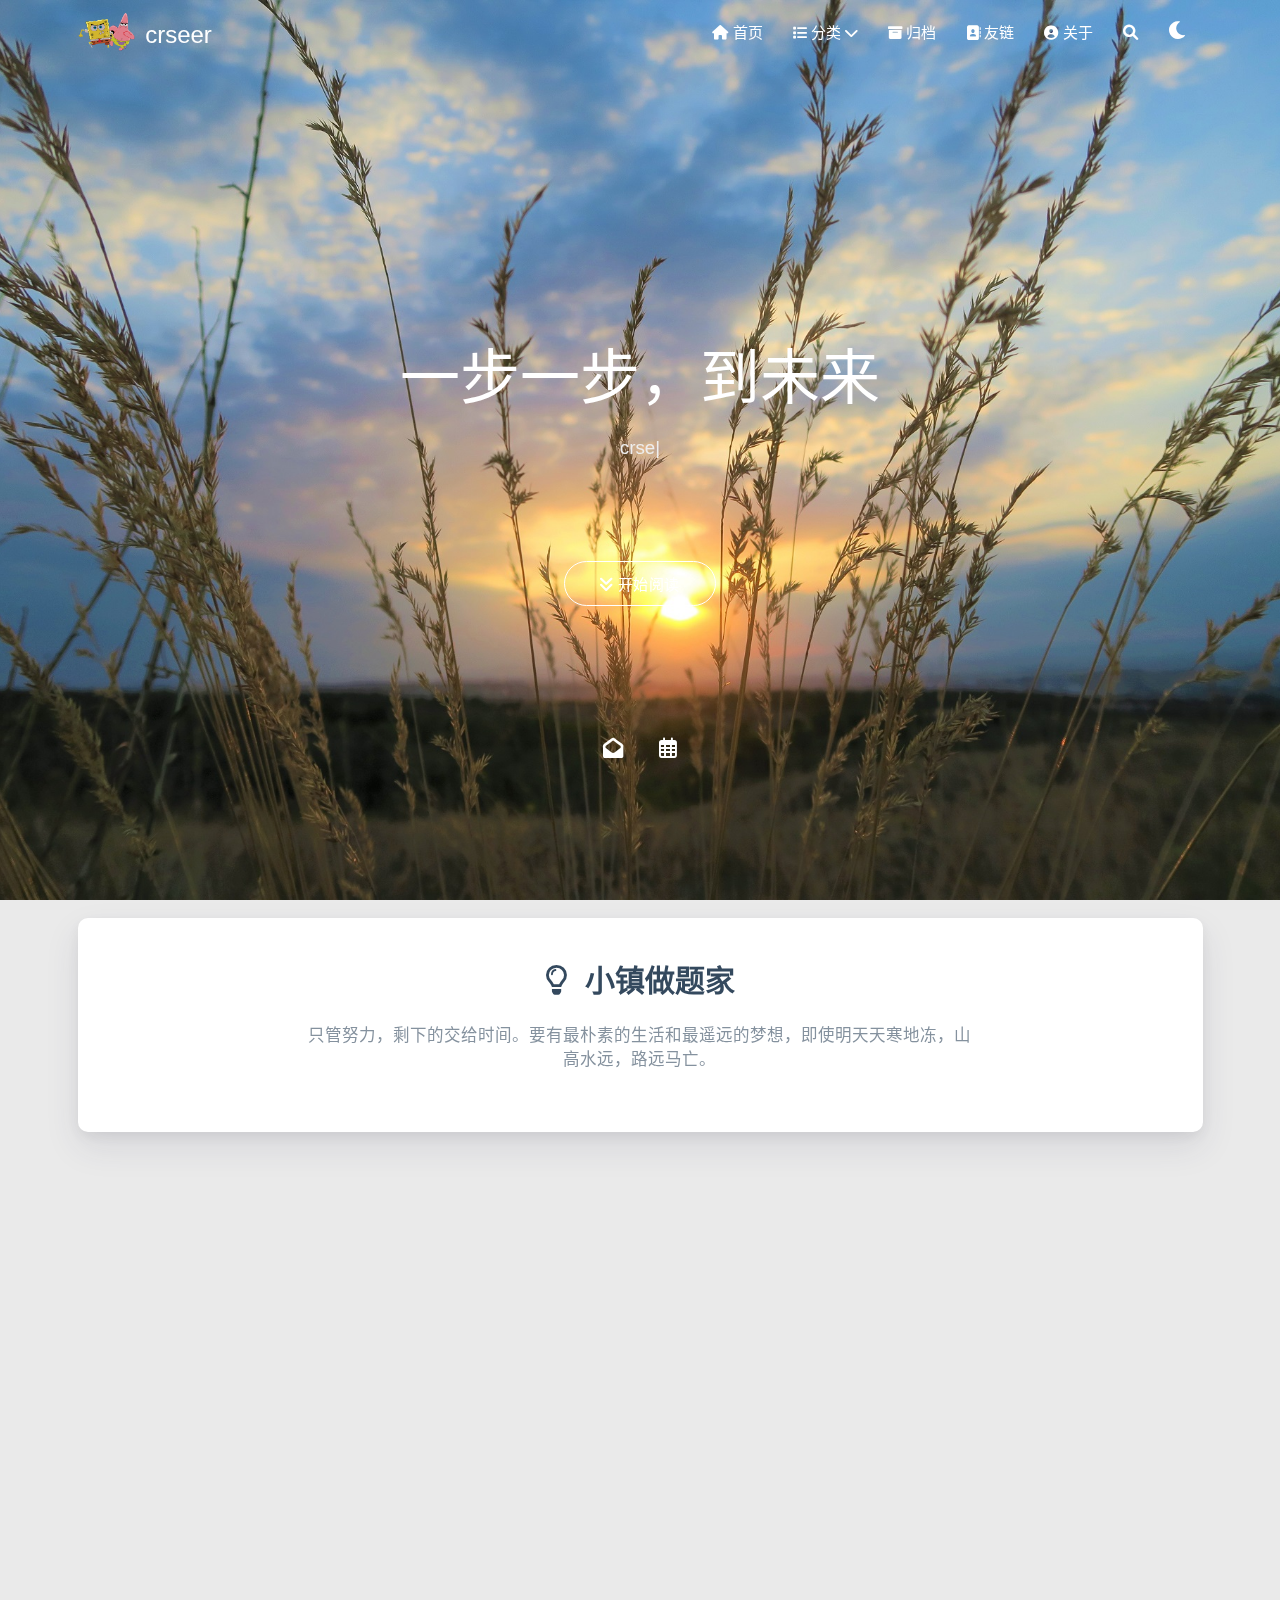
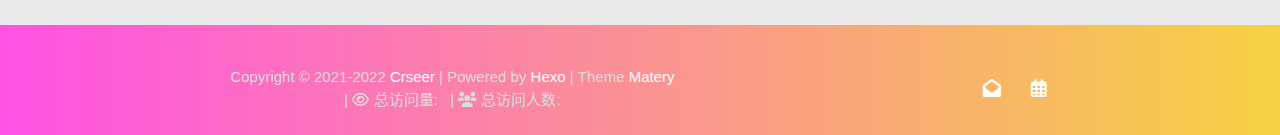
<file: index.html>
<!DOCTYPE HTML>
<html lang="zh-CN">


<head>
    <meta charset="utf-8">
    <meta name="keywords" content="crseer">
    <meta name="description" content="crseer">
    <meta http-equiv="X-UA-Compatible" content="IE=edge">
    <meta name="viewport" content="width=device-width, initial-scale=1.0, user-scalable=no">
    <meta name="renderer" content="webkit|ie-stand|ie-comp">
    <meta name="mobile-web-app-capable" content="yes">
    <meta name="format-detection" content="telephone=no">
    <meta name="apple-mobile-web-app-capable" content="yes">
    <meta name="apple-mobile-web-app-status-bar-style" content="black-translucent">
    <meta name="referrer" content="no-referrer-when-downgrade">
    <!-- Global site tag (gtag.js) - Google Analytics -->


    <title>crseer</title>
    <link rel="icon" type="image/png" href="/favicon.png">
    


    <!-- index cover -->
    <!-- <link rel="stylesheet preload" type="text/css" href="/css/indexcover.css"> -->
    <style>
        .carousel-control {
            width: 45px;
            height: 45px;
            line-height: 55px;
            border-radius: 45px;
            background: transparent;
            cursor: pointer;
            z-index: 100;
        }
        
        #prev-cover {
            position: absolute;
            top: 48%;
            left: 8px;
        }
        
        #next-cover {
            position: absolute;
            top: 48%;
            right: 8px;;
        }
        
        #prev-cover i {
            margin-right: 3px;
        }
        
        #next-cover i {
            margin-left: 3px;
        }
        
        .carousel-control:hover {
            background-color: rgba(0, 0, 0, .4);
        }
        
        .carousel-control i {
            color: #fff;
            font-size: 2.4rem;
        }
    </style>



<link rel="stylesheet" type="text/css" href="/libs/awesome/css/all.min.css">
<link rel="stylesheet" type="text/css" href="/libs/materialize/materialize.min.css">
<link rel="stylesheet" type="text/css" href="/libs/aos/aos.css">
<link rel="stylesheet" type="text/css" href="/libs/animate/animate.min.css">
<link rel="stylesheet" type="text/css" href="/libs/lightGallery/css/lightgallery.min.css">
<link rel="stylesheet" type="text/css" href="/css/matery.css">
<link rel="stylesheet" type="text/css" href="/css/my.css">
<link rel="stylesheet" type="text/css" href="/css/dark.css" media="none" onload="if(media!='all')media='all'">




    <link rel="stylesheet" href="/libs/tocbot/tocbot.css">
    <link rel="stylesheet" href="/css/post.css">






    <script src="/libs/jquery/jquery-3.6.0.min.js"></script>

<meta name="generator" content="Hexo 6.3.0"></head>


<body>
    <header class="navbar-fixed">
    <nav id="headNav" class="bg-color nav-transparent">
        <div id="navContainer" class="nav-wrapper container">
            <div class="brand-logo">
                <a href="/" class="waves-effect waves-light">
                    
                    <img src="/medias/logo.png" class="logo-img" alt="LOGO">
                    
                    <span class="logo-span">crseer</span>
                </a>
            </div>
            

<a href="#" data-target="mobile-nav" class="sidenav-trigger button-collapse"><i class="fas fa-bars"></i></a>
<ul class="right nav-menu">
  
  <li class="hide-on-med-and-down nav-item">
    
    <a href="/" class="waves-effect waves-light">
      
      <i class="fas fa-home" style="zoom: 0.6;"></i>
      
      <span>首页</span>
    </a>
    
  </li>
  
  <li class="hide-on-med-and-down nav-item">
    
    <a href="/categories" class="waves-effect waves-light">

      
      <i class="fas fa-list" style="zoom: 0.6;"></i>
      
      <span>分类</span>
      <i class="fas fa-chevron-down" aria-hidden="true" style="zoom: 0.6;"></i>
    </a>
    <ul class="sub-nav menus_item_child ">
      
      <li>
        <a href="/tags">
          
          <i class="fas fa-tags" style="margin-top: -20px; zoom: 0.6;"></i>
          
          <span>标签</span>
        </a>
      </li>
      
      <li>
        <a href="/categories/ctf">
          
          <i class="fas fa-flag" style="margin-top: -20px; zoom: 0.6;"></i>
          
          <span>CTF</span>
        </a>
      </li>
      
    </ul>
    
  </li>
  
  <li class="hide-on-med-and-down nav-item">
    
    <a href="/archives" class="waves-effect waves-light">
      
      <i class="fas fa-archive" style="zoom: 0.6;"></i>
      
      <span>归档</span>
    </a>
    
  </li>
  
  <li class="hide-on-med-and-down nav-item">
    
    <a href="/friends" class="waves-effect waves-light">
      
      <i class="fas fa-address-book" style="zoom: 0.6;"></i>
      
      <span>友链</span>
    </a>
    
  </li>
  
  <li class="hide-on-med-and-down nav-item">
    
    <a href="/about" class="waves-effect waves-light">
      
      <i class="fas fa-user-circle" style="zoom: 0.6;"></i>
      
      <span>关于</span>
    </a>
    
  </li>
  
  <li>
    <a href="#searchModal" class="modal-trigger waves-effect waves-light">
      <i id="searchIcon" class="fas fa-search" title="搜索" style="zoom: 0.85;"></i>
    </a>
  </li>
  <li>
    <a href="javascript:;" class="waves-effect waves-light" onclick="switchNightMode()" title="深色/浅色模式" >
      <i id="sum-moon-icon" class="fas fa-sun" style="zoom: 0.85;"></i>
    </a>
  </li>
</ul>


<div id="mobile-nav" class="side-nav sidenav">

    <div class="mobile-head bg-color">
        
        <img src="/medias/logo.png" class="logo-img circle responsive-img">
        
        <div class="logo-name">crseer</div>
        <div class="logo-desc">
            
            Never really desperate, only the lost of the soul.
            
        </div>
    </div>

    <ul class="menu-list mobile-menu-list">
        
        <li class="m-nav-item">
	  
		<a href="/" class="waves-effect waves-light">
			
			    <i class="fa-fw fas fa-home"></i>
			
			首页
		</a>
          
        </li>
        
        <li class="m-nav-item">
	  
		<a href="javascript:;">
			
				<i class="fa-fw fas fa-list"></i>
			
			分类
			<span class="m-icon"><i class="fas fa-chevron-right"></i></span>
		</a>
            <ul  style="background:  ;" >
              
                <li>

                  <a href="/tags " style="margin-left:50px">
				  
				   <i class="fa fas fa-tags" style="position: absolute;left:28px" ></i>
			      
		          <span>标签</span>
                  </a>
                </li>
              
                <li>

                  <a href="/categories/ctf " style="margin-left:50px">
				  
				   <i class="fa fas fa-flag" style="position: absolute;left:28px" ></i>
			      
		          <span>CTF</span>
                  </a>
                </li>
              
            </ul>
          
        </li>
        
        <li class="m-nav-item">
	  
		<a href="/archives" class="waves-effect waves-light">
			
			    <i class="fa-fw fas fa-archive"></i>
			
			归档
		</a>
          
        </li>
        
        <li class="m-nav-item">
	  
		<a href="/friends" class="waves-effect waves-light">
			
			    <i class="fa-fw fas fa-address-book"></i>
			
			友链
		</a>
          
        </li>
        
        <li class="m-nav-item">
	  
		<a href="/about" class="waves-effect waves-light">
			
			    <i class="fa-fw fas fa-user-circle"></i>
			
			关于
		</a>
          
        </li>
        
        
    </ul>
</div>


        </div>

        
    </nav>

</header>

    


<div class="carousel carousel-slider center index-cover" data-indicators="true" style="margin-top: -64px;">
    

    <div class="carousel-item  white-text bg-cover about-cover">
        <div class="container">
            <div class="row">
    <div class="col s10 offset-s1 m8 offset-m2 l8 offset-l2">
        <div class="brand">
            <div class="title center-align">
                
                一步一步，到未来
                
            </div>

            <div class="description center-align">
                
                <span id="subtitle"></span>
                <script src="/libs/typed/typed.js"></script>
                <script>
                    var typed = new Typed("#subtitle", {
                        strings: [ 
                            
                                "crseer&#39;s blog",
                            
                                "我见青山多妩媚, 料青山见我应如是。",
                            
                        ],
                        startDelay: 300,
                        typeSpeed: 100,
                        loop: true,
                        backSpeed: 50,
                        showCursor: true
                    });
                </script>
                
            </div>
        </div>
    </div>
</div>


<script>
    $('.bg-cover').css('background-image', 'url(/medias/banner/0.jpg)');
</script>



            <div class="cover-btns">
                <a href="#indexCard" class="waves-effect waves-light btn">
                    <i class="fa fa-angle-double-down"></i>开始阅读
                </a>

                
            </div>
            <div class="cover-social-link">


    <a href="mailto:487315746@qq.com" class="tooltipped" target="_blank" data-tooltip="邮件联系我" data-position="top" data-delay="50">
        <i class="fas fa-envelope-open"></i>
    </a>















    <a href="https://crseer.github.io/archives/" class="tooltipped" target="_blank" data-tooltip="文章" data-position="top" data-delay="50">
        <i class="far fa-calendar-alt"></i>
    </a>

</div>
        </div>
    </div>

    
</div>

<script>
    $(function () {
        let coverSlider = $('.carousel');

        //用户触摸轮播自动 restartPlay 是否生效
        let initUserPressedOrDraggedActive = false

        //用户触摸轮播自动 restartPlay
        function initUserPressedOrDragged(instance) {
            setInterval(() => {
                if (instance.pressed || instance.dragged) {
                    // console.log('initUserPressedOrDragged: ',instance.pressed,instance.dragged)
                    restartPlay()
                }
            }, 1000)
        }

        coverSlider.carousel({
            duration: Number('120'),
            fullWidth: true,
            indicators: 'true' === 'true',
            onCycleTo() {
                if (!initUserPressedOrDraggedActive) {
                    // console.log('initUserPressedOrDraggedActive')
                    initUserPressedOrDragged(this)
                    initUserPressedOrDraggedActive = true
                }
            },
        })

        let carouselIntervalId;
        
        // Loop to call the next cover article picture.
        let autoCarousel = function () {
            carouselIntervalId = setInterval(function () {
                coverSlider.carousel('next');
            }, 5000);
        };
        autoCarousel();
        

        function restartPlay() {
            
            clearInterval(carouselIntervalId);
            autoCarousel();
            
        };

        
        // prev and next cover post.
        $('#prev-cover').click(function () {
            coverSlider.carousel('prev');
            restartPlay();
        });
        $('#next-cover').click(function () {
            coverSlider.carousel('next');
            restartPlay();
        });
        
    });
</script>



<main class="content">

    
    <div id="indexCard" class="index-card">
        <div class="container ">
            <div class="card">
                <div class="card-content">
                    
                        <div class="dream">
    
    <div class="title center-align">
        <i class="far fa-lightbulb"></i>&nbsp;&nbsp;小镇做题家
    </div>
    
    <div class="row">
        <div class="col l8 offset-l2 m10 offset-m1 s10 offset-s1 center-align text">
            只管努力，剩下的交给时间。要有最朴素的生活和最遥远的梦想，即使明天天寒地冻，山高水远，路远马亡。
        </div>
    </div>
</div>

                    

                    

                    

                    
                    <div id="recommend-sections" class="recommend">
                        



                    </div>
                    
                </div>
            </div>
        </div>
    </div>
    

    

    <!-- 所有文章卡片 -->
    <article id="articles" class="container articles">
        <div class="row article-row">
            
             <!-- 隐藏某个文章 -->
            <div class="article col s12 m6 l4" data-aos="zoom-in">
                <div class="card">
                    <a href="/2022/12/27/test/">
                        <div class="card-image">
                            
                            
                            <img src="/medias/featureimages/10.jpg" class="responsive-img" alt="test">
                            
                            <span class="card-title">test</span>
                        </div>
                    </a>

                    <div class="card-content article-content">
                        <div class="summary block-with-text">
                            
                                测试

                            
                        </div>
                        <div class="publish-info">
                            <span class="publish-date">
                                <i class="far fa-clock fa-fw icon-date"></i>2022-12-27
                            </span>
                            <span class="publish-author">
                                
                                <i class="fas fa-bookmark fa-fw icon-category"></i>
                                
                                <a href="/categories/ctf/" class="post-category">
                                    ctf
                                </a>
                                
                                
                            </span>
                        </div>
                    </div>

                    
                    <div class="card-action article-tags">
                        
                        <a href="/tags/ctf/">
                            <span class="chip bg-color">ctf</span>
                        </a>
                        
                    </div>
                    
                </div>
            </div>
              <!-- 隐藏某个文章 -->
            
             <!-- 隐藏某个文章 -->
            <div class="article col s12 m6 l4" data-aos="zoom-in">
                <div class="card">
                    <a href="/2022/12/27/hello-world/">
                        <div class="card-image">
                            
                            
                            <img src="/medias/featureimages/12.jpg" class="responsive-img" alt="Hello World">
                            
                            <span class="card-title">Hello World</span>
                        </div>
                    </a>

                    <div class="card-content article-content">
                        <div class="summary block-with-text">
                            
                                Welcome to Hexo! This is your very first post. Check documentation for more info. If you get any problems when using Hex
                            
                        </div>
                        <div class="publish-info">
                            <span class="publish-date">
                                <i class="far fa-clock fa-fw icon-date"></i>2022-12-27
                            </span>
                            <span class="publish-author">
                                
                                <i class="fas fa-user fa-fw"></i>
                                Crseer
                                
                            </span>
                        </div>
                    </div>

                    
                </div>
            </div>
              <!-- 隐藏某个文章 -->
            
        </div>
    </article>

</main>




    <footer class="page-footer bg-color">
    
        <link rel="stylesheet" href="/libs/aplayer/APlayer.min.css">
<style>
    .aplayer .aplayer-lrc p {
        
        display: none;
        
        font-size: 12px;
        font-weight: 700;
        line-height: 16px !important;
    }

    .aplayer .aplayer-lrc p.aplayer-lrc-current {
        
        display: none;
        
        font-size: 15px;
        color: #42b983;
    }

    
    .aplayer.aplayer-fixed.aplayer-narrow .aplayer-body {
        left: -66px !important;
    }

    .aplayer.aplayer-fixed.aplayer-narrow .aplayer-body:hover {
        left: 0px !important;
    }

    
</style>
<div class="">
    
    <div class="row">
        <meting-js class="col l8 offset-l2 m10 offset-m1 s12"
                   server="netease"
                   type="playlist"
                   id="2888085740"
                   fixed='true'
                   autoplay='false'
                   theme='#42b983'
                   loop='all'
                   order='random'
                   preload='auto'
                   volume='0.7'
                   list-folded='true'
        >
        </meting-js>
    </div>
</div>

<script src="/libs/aplayer/APlayer.min.js"></script>
<script src="/libs/aplayer/Meting.min.js"></script>

    

    <div class="container row center-align"
         style="margin-bottom: 0px !important;">
        <div class="col s12 m8 l8 copy-right">
            Copyright&nbsp;&copy;
            
                <span id="year">2021-2022</span>
            
            <a href="/about" target="_blank">Crseer</a>
            |&nbsp;Powered by&nbsp;<a href="https://hexo.io/" target="_blank">Hexo</a>
            |&nbsp;Theme&nbsp;<a href="https://github.com/blinkfox/hexo-theme-matery" target="_blank">Matery</a>
            <br>
            
            
            
                
            
            
                <span id="busuanzi_container_site_pv">
                &nbsp;|&nbsp;<i class="far fa-eye"></i>&nbsp;总访问量:&nbsp;
                    <span id="busuanzi_value_site_pv" class="white-color"></span>
            </span>
            
            
                <span id="busuanzi_container_site_uv">
                &nbsp;|&nbsp;<i class="fas fa-users"></i>&nbsp;总访问人数:&nbsp;
                    <span id="busuanzi_value_site_uv" class="white-color"></span>
            </span>
            
            <br>

            <!-- 运行天数提醒. -->
            
            <br>
            
        </div>
        <div class="col s12 m4 l4 social-link social-statis">


    <a href="mailto:487315746@qq.com" class="tooltipped" target="_blank" data-tooltip="邮件联系我" data-position="top" data-delay="50">
        <i class="fas fa-envelope-open"></i>
    </a>















    <a href="https://crseer.github.io/archives/" class="tooltipped" target="_blank" data-tooltip="文章" data-position="top" data-delay="50">
        <i class="far fa-calendar-alt"></i>
    </a>

</div>
    </div>
</footer>

<div class="progress-bar"></div>


    <!-- 搜索遮罩框 -->
<div id="searchModal" class="modal">
    <div class="modal-content">
        <div class="search-header">
            <span class="title"><i class="fas fa-search"></i>&nbsp;&nbsp;搜索</span>
            <input type="search" id="searchInput" name="s" placeholder="请输入搜索的关键字"
                   class="search-input">
        </div>
        <div id="searchResult"></div>
    </div>
</div>

<script type="text/javascript">
$(function () {
    var searchFunc = function (path, search_id, content_id) {
        'use strict';
        $.ajax({
            url: path,
            dataType: "xml",
            success: function (xmlResponse) {
                // get the contents from search data
                var datas = $("entry", xmlResponse).map(function () {
                    return {
                        title: $("title", this).text(),
                        content: $("content", this).text(),
                        url: $("url", this).text()
                    };
                }).get();
                var $input = document.getElementById(search_id);
                var $resultContent = document.getElementById(content_id);
                $input.addEventListener('input', function () {
                    var str = '<ul class=\"search-result-list\">';
                    var keywords = this.value.trim().toLowerCase().split(/[\s\-]+/);
                    $resultContent.innerHTML = "";
                    if (this.value.trim().length <= 0) {
                        return;
                    }
                    // perform local searching
                    datas.forEach(function (data) {
                        var isMatch = true;
                        var data_title = data.title.trim().toLowerCase();
                        var data_content = data.content.trim().replace(/<[^>]+>/g, "").toLowerCase();
                        var data_url = data.url;
                        data_url = data_url.indexOf('/') === 0 ? data.url : '/' + data_url;
                        var index_title = -1;
                        var index_content = -1;
                        var first_occur = -1;
                        // only match artiles with not empty titles and contents
                        if (data_title !== '' && data_content !== '') {
                            keywords.forEach(function (keyword, i) {
                                index_title = data_title.indexOf(keyword);
                                index_content = data_content.indexOf(keyword);
                                if (index_title < 0 && index_content < 0) {
                                    isMatch = false;
                                } else {
                                    if (index_content < 0) {
                                        index_content = 0;
                                    }
                                    if (i === 0) {
                                        first_occur = index_content;
                                    }
                                }
                            });
                        }
                        // show search results
                        if (isMatch) {
                            str += "<li><a href='" + data_url + "' class='search-result-title'>" + data_title + "</a>";
                            var content = data.content.trim().replace(/<[^>]+>/g, "");
                            if (first_occur >= 0) {
                                // cut out 100 characters
                                var start = first_occur - 20;
                                var end = first_occur + 80;
                                if (start < 0) {
                                    start = 0;
                                }
                                if (start === 0) {
                                    end = 100;
                                }
                                if (end > content.length) {
                                    end = content.length;
                                }
                                var match_content = content.substr(start, end);
                                // highlight all keywords
                                keywords.forEach(function (keyword) {
                                    var regS = new RegExp(keyword, "gi");
                                    match_content = match_content.replace(regS, "<em class=\"search-keyword\">" + keyword + "</em>");
                                });

                                str += "<p class=\"search-result\">" + match_content + "...</p>"
                            }
                            str += "</li>";
                        }
                    });
                    str += "</ul>";
                    $resultContent.innerHTML = str;
                });
            }
        });
    };

    searchFunc('/search.xml', 'searchInput', 'searchResult');
});
</script>

    <!-- 白天和黑夜主题 -->
<div class="stars-con">
    <div id="stars"></div>
    <div id="stars2"></div>
    <div id="stars3"></div>  
</div>

<script>
    function switchNightMode() {
        $('<div class="Cuteen_DarkSky"><div class="Cuteen_DarkPlanet"></div></div>').appendTo($('body')),
        setTimeout(function () {
            $('body').hasClass('DarkMode') 
            ? ($('body').removeClass('DarkMode'), localStorage.setItem('isDark', '0'), $('#sum-moon-icon').removeClass("fa-sun").addClass('fa-moon')) 
            : ($('body').addClass('DarkMode'), localStorage.setItem('isDark', '1'), $('#sum-moon-icon').addClass("fa-sun").removeClass('fa-moon')),
            
            setTimeout(function () {
            $('.Cuteen_DarkSky').fadeOut(1e3, function () {
                $(this).remove()
            })
            }, 2e3)
        })
    }
</script>

    <!-- 回到顶部按钮 -->
<div id="backTop" class="top-scroll">
    <a class="btn-floating btn-large waves-effect waves-light" href="#!">
        <i class="fas fa-arrow-up"></i>
    </a>
</div>


    <script src="/libs/materialize/materialize.min.js"></script>
    <script src="/libs/masonry/masonry.pkgd.min.js"></script>
    <script src="/libs/aos/aos.js"></script>
    <script src="/libs/scrollprogress/scrollProgress.min.js"></script>
    <script src="/libs/lightGallery/js/lightgallery-all.min.js"></script>
    <script src="/js/matery.js"></script>

    

    

    <!-- 雪花特效 -->
    

    <!-- 鼠标星星特效 -->
    

     
        <script src="https://ssl.captcha.qq.com/TCaptcha.js"></script>
        <script src="/libs/others/TencentCaptcha.js"></script>
        <button id="TencentCaptcha" data-appid="xxxxxxxxxx" data-cbfn="callback" type="button" hidden></button>
    

    <!-- Baidu Analytics -->

    <!-- Baidu Push -->

<script>
    (function () {
        var bp = document.createElement('script');
        var curProtocol = window.location.protocol.split(':')[0];
        if (curProtocol === 'https') {
            bp.src = 'https://zz.bdstatic.com/linksubmit/push.js';
        } else {
            bp.src = 'http://push.zhanzhang.baidu.com/push.js';
        }
        var s = document.getElementsByTagName("script")[0];
        s.parentNode.insertBefore(bp, s);
    })();
</script>

    
    <script src="/libs/others/clicklove.js" async="async"></script>
    
    
    <script async src="/libs/others/busuanzi.pure.mini.js"></script>
    

    

    

    <!--腾讯兔小巢-->
    
    

    

    

    
    <script src="/libs/instantpage/instantpage.js" type="module"></script>
    

</body>

</html>
</file>
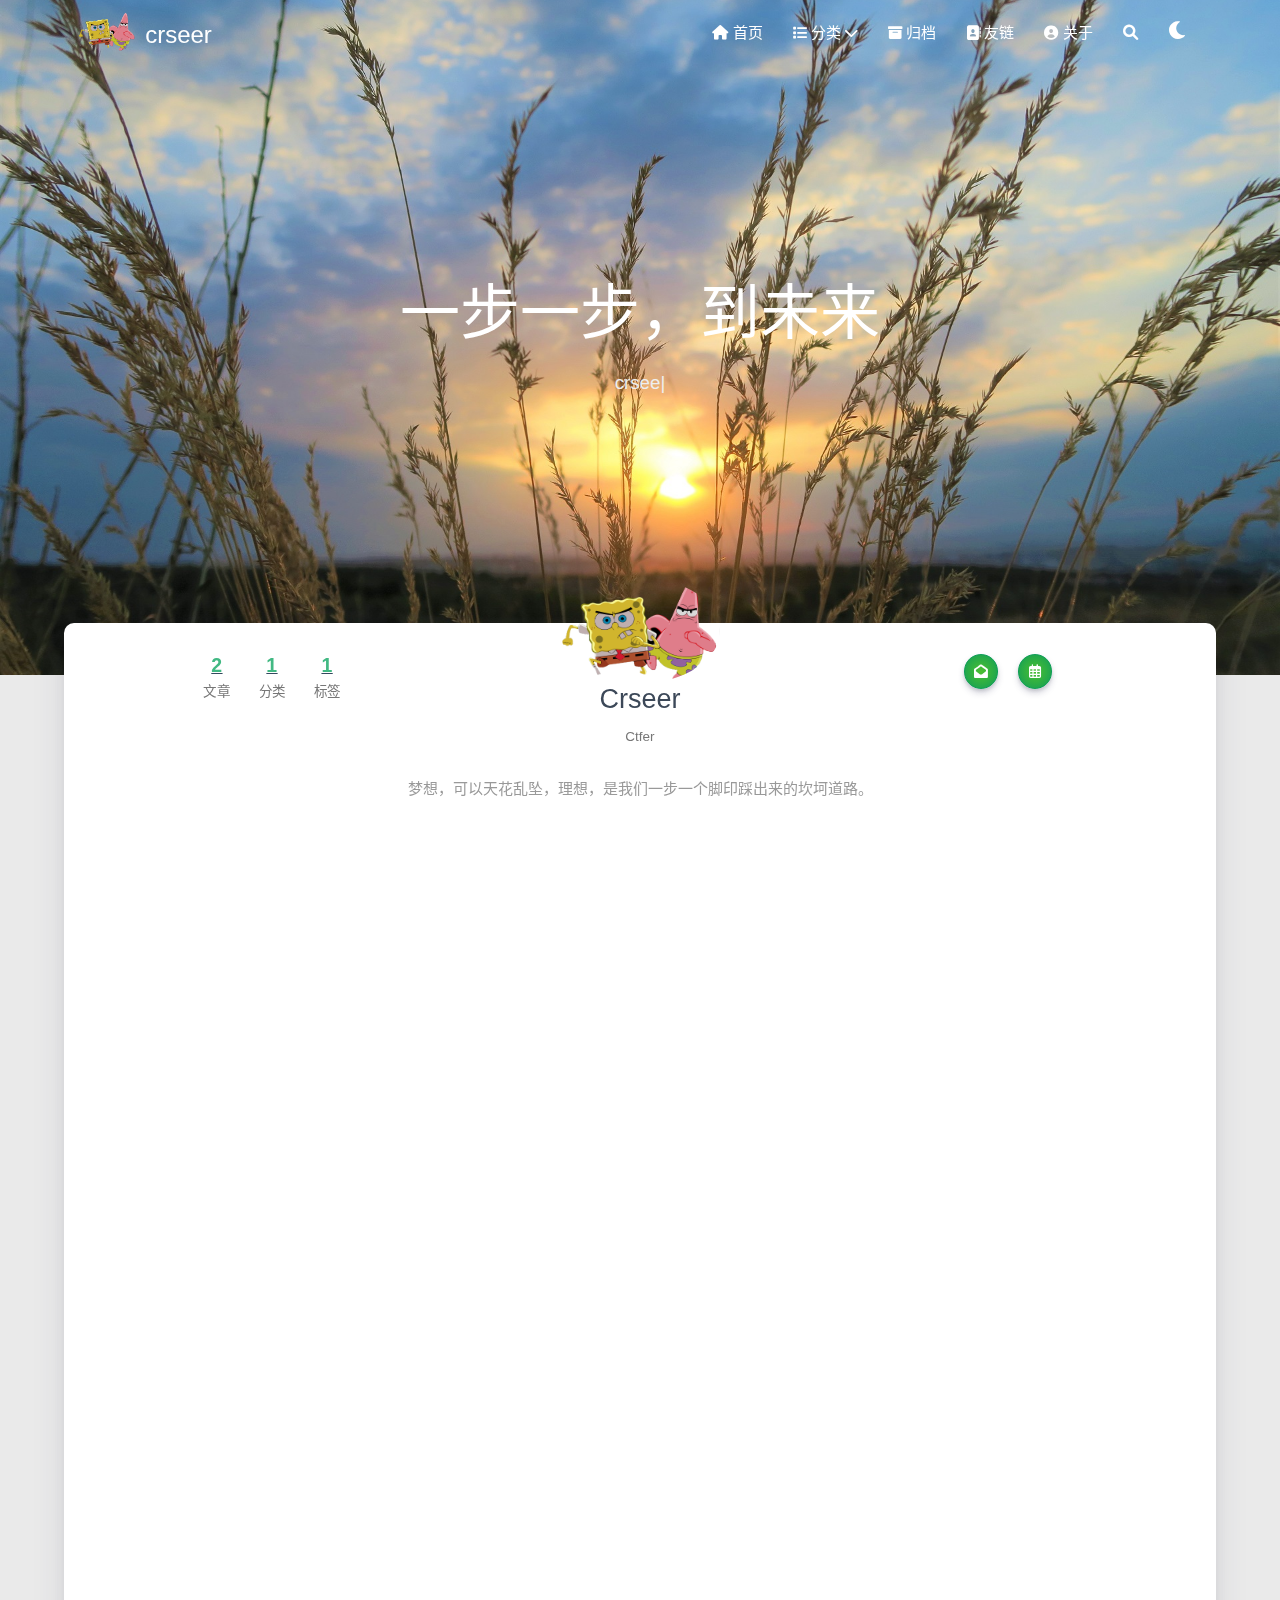
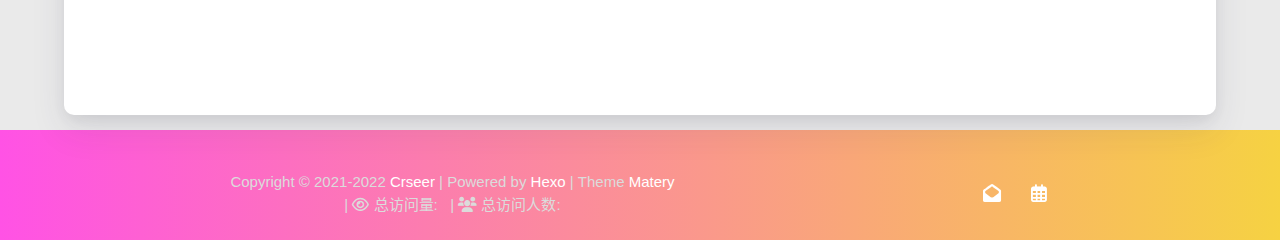
<file: about/index.html>
<!DOCTYPE HTML>
<html lang="zh-CN">


<head>
    <meta charset="utf-8">
    <meta name="keywords" content="关于, crseer">
    <meta name="description" content="crseer">
    <meta http-equiv="X-UA-Compatible" content="IE=edge">
    <meta name="viewport" content="width=device-width, initial-scale=1.0, user-scalable=no">
    <meta name="renderer" content="webkit|ie-stand|ie-comp">
    <meta name="mobile-web-app-capable" content="yes">
    <meta name="format-detection" content="telephone=no">
    <meta name="apple-mobile-web-app-capable" content="yes">
    <meta name="apple-mobile-web-app-status-bar-style" content="black-translucent">
    <meta name="referrer" content="no-referrer-when-downgrade">
    <!-- Global site tag (gtag.js) - Google Analytics -->


    <title>关于 | crseer</title>
    <link rel="icon" type="image/png" href="/favicon.png">
    


    <!-- bg-cover style     -->



<link rel="stylesheet" type="text/css" href="/libs/awesome/css/all.min.css">
<link rel="stylesheet" type="text/css" href="/libs/materialize/materialize.min.css">
<link rel="stylesheet" type="text/css" href="/libs/aos/aos.css">
<link rel="stylesheet" type="text/css" href="/libs/animate/animate.min.css">
<link rel="stylesheet" type="text/css" href="/libs/lightGallery/css/lightgallery.min.css">
<link rel="stylesheet" type="text/css" href="/css/matery.css">
<link rel="stylesheet" type="text/css" href="/css/my.css">
<link rel="stylesheet" type="text/css" href="/css/dark.css" media="none" onload="if(media!='all')media='all'">




    <link rel="stylesheet" href="/libs/tocbot/tocbot.css">
    <link rel="stylesheet" href="/css/post.css">




    



    <script src="/libs/jquery/jquery-3.6.0.min.js"></script>

<meta name="generator" content="Hexo 6.3.0"></head>


<body>
    <header class="navbar-fixed">
    <nav id="headNav" class="bg-color nav-transparent">
        <div id="navContainer" class="nav-wrapper container">
            <div class="brand-logo">
                <a href="/" class="waves-effect waves-light">
                    
                    <img src="/medias/logo.png" class="logo-img" alt="LOGO">
                    
                    <span class="logo-span">crseer</span>
                </a>
            </div>
            

<a href="#" data-target="mobile-nav" class="sidenav-trigger button-collapse"><i class="fas fa-bars"></i></a>
<ul class="right nav-menu">
  
  <li class="hide-on-med-and-down nav-item">
    
    <a href="/" class="waves-effect waves-light">
      
      <i class="fas fa-home" style="zoom: 0.6;"></i>
      
      <span>首页</span>
    </a>
    
  </li>
  
  <li class="hide-on-med-and-down nav-item">
    
    <a href="/categories" class="waves-effect waves-light">

      
      <i class="fas fa-list" style="zoom: 0.6;"></i>
      
      <span>分类</span>
      <i class="fas fa-chevron-down" aria-hidden="true" style="zoom: 0.6;"></i>
    </a>
    <ul class="sub-nav menus_item_child ">
      
      <li>
        <a href="/tags">
          
          <i class="fas fa-tags" style="margin-top: -20px; zoom: 0.6;"></i>
          
          <span>标签</span>
        </a>
      </li>
      
      <li>
        <a href="/categories/ctf">
          
          <i class="fas fa-flag" style="margin-top: -20px; zoom: 0.6;"></i>
          
          <span>CTF</span>
        </a>
      </li>
      
    </ul>
    
  </li>
  
  <li class="hide-on-med-and-down nav-item">
    
    <a href="/archives" class="waves-effect waves-light">
      
      <i class="fas fa-archive" style="zoom: 0.6;"></i>
      
      <span>归档</span>
    </a>
    
  </li>
  
  <li class="hide-on-med-and-down nav-item">
    
    <a href="/friends" class="waves-effect waves-light">
      
      <i class="fas fa-address-book" style="zoom: 0.6;"></i>
      
      <span>友链</span>
    </a>
    
  </li>
  
  <li class="hide-on-med-and-down nav-item">
    
    <a href="/about" class="waves-effect waves-light">
      
      <i class="fas fa-user-circle" style="zoom: 0.6;"></i>
      
      <span>关于</span>
    </a>
    
  </li>
  
  <li>
    <a href="#searchModal" class="modal-trigger waves-effect waves-light">
      <i id="searchIcon" class="fas fa-search" title="搜索" style="zoom: 0.85;"></i>
    </a>
  </li>
  <li>
    <a href="javascript:;" class="waves-effect waves-light" onclick="switchNightMode()" title="深色/浅色模式" >
      <i id="sum-moon-icon" class="fas fa-sun" style="zoom: 0.85;"></i>
    </a>
  </li>
</ul>


<div id="mobile-nav" class="side-nav sidenav">

    <div class="mobile-head bg-color">
        
        <img src="/medias/logo.png" class="logo-img circle responsive-img">
        
        <div class="logo-name">crseer</div>
        <div class="logo-desc">
            
            Never really desperate, only the lost of the soul.
            
        </div>
    </div>

    <ul class="menu-list mobile-menu-list">
        
        <li class="m-nav-item">
	  
		<a href="/" class="waves-effect waves-light">
			
			    <i class="fa-fw fas fa-home"></i>
			
			首页
		</a>
          
        </li>
        
        <li class="m-nav-item">
	  
		<a href="javascript:;">
			
				<i class="fa-fw fas fa-list"></i>
			
			分类
			<span class="m-icon"><i class="fas fa-chevron-right"></i></span>
		</a>
            <ul  style="background:  ;" >
              
                <li>

                  <a href="/tags " style="margin-left:50px">
				  
				   <i class="fa fas fa-tags" style="position: absolute;left:28px" ></i>
			      
		          <span>标签</span>
                  </a>
                </li>
              
                <li>

                  <a href="/categories/ctf " style="margin-left:50px">
				  
				   <i class="fa fas fa-flag" style="position: absolute;left:28px" ></i>
			      
		          <span>CTF</span>
                  </a>
                </li>
              
            </ul>
          
        </li>
        
        <li class="m-nav-item">
	  
		<a href="/archives" class="waves-effect waves-light">
			
			    <i class="fa-fw fas fa-archive"></i>
			
			归档
		</a>
          
        </li>
        
        <li class="m-nav-item">
	  
		<a href="/friends" class="waves-effect waves-light">
			
			    <i class="fa-fw fas fa-address-book"></i>
			
			友链
		</a>
          
        </li>
        
        <li class="m-nav-item">
	  
		<a href="/about" class="waves-effect waves-light">
			
			    <i class="fa-fw fas fa-user-circle"></i>
			
			关于
		</a>
          
        </li>
        
        
    </ul>
</div>


        </div>

        
    </nav>

</header>

    <style type="text/css">
    /* don't remove. */
    .about-cover {
        height: 75vh;
    }
</style>

<div class="bg-cover pd-header about-cover">
    <div class="container">
    <div class="row">
    <div class="col s10 offset-s1 m8 offset-m2 l8 offset-l2">
        <div class="brand">
            <div class="title center-align">
                
                一步一步，到未来
                
            </div>

            <div class="description center-align">
                
                <span id="subtitle"></span>
                <script src="/libs/typed/typed.js"></script>
                <script>
                    var typed = new Typed("#subtitle", {
                        strings: [ 
                            
                                "crseer&#39;s blog",
                            
                                "我见青山多妩媚, 料青山见我应如是。",
                            
                        ],
                        startDelay: 300,
                        typeSpeed: 100,
                        loop: true,
                        backSpeed: 50,
                        showCursor: true
                    });
                </script>
                
            </div>
        </div>
    </div>
</div>


<script>
    $('.bg-cover').css('background-image', 'url(/medias/banner/0.jpg)');
</script>


    </div>
</div>

<main class="content">

    <div id="aboutme" class="container about-container">
        <div class="card">
            <div class="card-content">
                <div class="row">
                    <div class="post-statis col l4 hide-on-med-and-down" data-aos="zoom-in-right">
                        
<div class="statis">
    <span class="count"><a href="/">2</a></span>
    <span class="name">文章</span>
</div>



<div class="statis">
    <span class="count"><a href="/categories">1</a></span>
    <span class="name">分类</span>
</div>



<div class="statis">
    <span class="count"><a href="/tags">1</a></span>
    <span class="name">标签</span>
</div>


                    </div>
                    <div class="col s12 m12 l4">
                        <div class="profile center-align">
                            <div class="avatar">
                                <img src="/medias/avatar.png" alt="Crseer"
                                     class="circle responsive-img avatar-img">
                            </div>
                            <div class="author">
                                <div class="post-statis hide-on-large-only" data-aos="zoom-in-right">
                                    
<div class="statis">
    <span class="count"><a href="/">2</a></span>
    <span class="name">文章</span>
</div>



<div class="statis">
    <span class="count"><a href="/categories">1</a></span>
    <span class="name">分类</span>
</div>



<div class="statis">
    <span class="count"><a href="/tags">1</a></span>
    <span class="name">标签</span>
</div>


                                </div>
                                <div class="title">Crseer</div>
                                <div class="career">Ctfer</div>
                                <div class="social-link hide-on-large-only" data-aos="zoom-in-left">
                                    


    <a href="mailto:487315746@qq.com" class="tooltipped" target="_blank" data-tooltip="邮件联系我" data-position="top" data-delay="50">
        <i class="fas fa-envelope-open"></i>
    </a>















    <a href="https://crseer.github.io/archives/" class="tooltipped" target="_blank" data-tooltip="文章" data-position="top" data-delay="50">
        <i class="far fa-calendar-alt"></i>
    </a>


                                </div>
                            </div>
                        </div>
                    </div>
                    <div class="col l4 hide-on-med-and-down" data-aos="zoom-in-left">
                        <div class="social-link">
                            


    <a href="mailto:487315746@qq.com" class="tooltipped" target="_blank" data-tooltip="邮件联系我" data-position="top" data-delay="50">
        <i class="fas fa-envelope-open"></i>
    </a>















    <a href="https://crseer.github.io/archives/" class="tooltipped" target="_blank" data-tooltip="文章" data-position="top" data-delay="50">
        <i class="far fa-calendar-alt"></i>
    </a>


                        </div>
                    </div>
                </div>

                <div class="introduction center-align" data-aos="fade-up">梦想，可以天花乱坠，理想，是我们一步一个脚印踩出来的坎坷道路。</div>

                <style type="text/css">
    #posts-chart,
    #categories-chart,
    #tags-chart {
        width: 100%;
        height: 300px;
        margin: 0.5rem auto;
        padding: 0.5rem;
    }
</style>

<div id="postCharts" class="post-charts">
    <div class="title center-align" data-aos="zoom-in-up">
        <i class="far fa-bar-chart"></i>&nbsp;&nbsp;文章统计图
    </div>
    <div class="row">
        <div class="chart col s12 m6 l4" data-aos="zoom-in-up">
            <div id="posts-chart"></div>
        </div>

        <div class="chart col s12 m6 l4" data-aos="zoom-in-up">
            <div id="categories-chart"></div>
        </div>

        <div class="chart col s12 m6 l4" data-aos="zoom-in-up">
            <div id="tags-chart"></div>
        </div>
    </div>
</div>

<script type="text/javascript" src="/libs/echarts/echarts.min.js"></script>
<script>
    let postsChart = echarts.init(document.getElementById('posts-chart'));
    let categoriesChart = echarts.init(document.getElementById('categories-chart'));
    let tagsChart = echarts.init(document.getElementById('tags-chart'));

    

    let postsOption = {
        title: {
            text: '文章发布统计图',
            top: -5,
            x: 'center'
        },
        tooltip: {
            trigger: 'axis'
        },
        xAxis: {
            type: 'category',
            data: ["2021-12","2022-01","2022-02","2022-03","2022-04","2022-05","2022-06","2022-07","2022-08","2022-09","2022-10","2022-11","2022-12"]
        },
        yAxis: {
            type: 'value',
        },
        series: [
            {
                name: '文章篇数',
                type: 'line',
                color: ['#6772e5'],
                data: [0,0,0,0,0,0,0,0,0,0,0,0,2],
                markPoint: {
                    symbolSize: 45,
                    color: ['#fa755a','#3ecf8e','#82d3f4'],
                    data: [{
                        type: 'max',
                        itemStyle: {color: ['#3ecf8e']},
                        name: '最大值'
                    }, {
                        type: 'min',
                        itemStyle: {color: ['#fa755a']},
                        name: '最小值'
                    }]
                },
                markLine: {
                    itemStyle: {color: ['#ab47bc']},
                    data: [
                        {type: 'average', name: '平均值'}
                    ]
                }
            }
        ]
    };

    

    let categoriesOption = {
        title: {
            text: '文章分类统计图',
            top: -4,
            x: 'center'
        },
        tooltip: {
            trigger: 'item',
            formatter: "{a} <br/>{b} : {c} ({d}%)"
        },
        series: [
            {
                name: '分类',
                type: 'pie',
                radius: '50%',
                color: ['#6772e5', '#ff9e0f', '#fa755a', '#3ecf8e', '#82d3f4', '#ab47bc', '#525f7f', '#f51c47', '#26A69A'],
                data: [{"name":"ctf","value":1}],
                itemStyle: {
                    emphasis: {
                        shadowBlur: 10,
                        shadowOffsetX: 0,
                        shadowColor: 'rgba(0, 0, 0, 0.5)'
                    }
                }
            }
        ]
    };

    

    let tagsOption = {
        title: {
            text: 'TOP10 标签统计图',
            top: -5,
            x: 'center'
        },
        tooltip: {},
        xAxis: [
            {
                type: 'category',
                data: ["ctf"]
            }
        ],
        yAxis: [
            {
                type: 'value'
            }
        ],
        series: [
            {
                type: 'bar',
                color: ['#82d3f4'],
                barWidth : 18,
                data: [1],
                markPoint: {
                    symbolSize: 45,
                    data: [{
                        type: 'max',
                        itemStyle: {color: ['#3ecf8e']},
                        name: '最大值'
                    }, {
                        type: 'min',
                        itemStyle: {color: ['#fa755a']},
                        name: '最小值'
                    }],
                },
                markLine: {
                    itemStyle: {color: ['#ab47bc']},
                    data: [
                        {type: 'average', name: '平均值'}
                    ]
                }
            }
        ]
    };

    // render the charts
    postsChart.setOption(postsOption);
    categoriesChart.setOption(categoriesOption);
    tagsChart.setOption(tagsOption);
</script>


                

                

                
                
<div id="myGallery" class="my-gallery">
    <div class="title center-align" data-aos="zoom-in-up">
        <i class="far fa-image"></i>&nbsp;&nbsp;相册
    </div>
    <div class="row">
        
        
        <div class="photo col s12 m6 l4" data-aos="fade-up">
            <div class="img-item" data-src="/medias/featureimages/0.jpg">
                <img src="/medias/featureimages/0.jpg" class="responsive-img">
            </div>
        </div>
        
        <div class="photo col s12 m6 l4" data-aos="fade-up">
            <div class="img-item" data-src="/medias/featureimages/1.jpg">
                <img src="/medias/featureimages/1.jpg" class="responsive-img">
            </div>
        </div>
        
        <div class="photo col s12 m6 l4" data-aos="fade-up">
            <div class="img-item" data-src="/medias/featureimages/2.jpg">
                <img src="/medias/featureimages/2.jpg" class="responsive-img">
            </div>
        </div>
        
        
    </div>
</div>

<script>
    $(function () {
        let animateClass = 'animated pulse';
        $('#myGallery .photo').hover(function () {
            $(this).addClass(animateClass);
        }, function () {
            $(this).removeClass(animateClass);
        });
    });
</script>

                
                
                
                
            </div>
        </div>
    </div>
</main>


    <footer class="page-footer bg-color">
    
        <link rel="stylesheet" href="/libs/aplayer/APlayer.min.css">
<style>
    .aplayer .aplayer-lrc p {
        
        display: none;
        
        font-size: 12px;
        font-weight: 700;
        line-height: 16px !important;
    }

    .aplayer .aplayer-lrc p.aplayer-lrc-current {
        
        display: none;
        
        font-size: 15px;
        color: #42b983;
    }

    
    .aplayer.aplayer-fixed.aplayer-narrow .aplayer-body {
        left: -66px !important;
    }

    .aplayer.aplayer-fixed.aplayer-narrow .aplayer-body:hover {
        left: 0px !important;
    }

    
</style>
<div class="">
    
    <div class="row">
        <meting-js class="col l8 offset-l2 m10 offset-m1 s12"
                   server="netease"
                   type="playlist"
                   id="2888085740"
                   fixed='true'
                   autoplay='false'
                   theme='#42b983'
                   loop='all'
                   order='random'
                   preload='auto'
                   volume='0.7'
                   list-folded='true'
        >
        </meting-js>
    </div>
</div>

<script src="/libs/aplayer/APlayer.min.js"></script>
<script src="/libs/aplayer/Meting.min.js"></script>

    

    <div class="container row center-align"
         style="margin-bottom: 0px !important;">
        <div class="col s12 m8 l8 copy-right">
            Copyright&nbsp;&copy;
            
                <span id="year">2021-2022</span>
            
            <a href="/about" target="_blank">Crseer</a>
            |&nbsp;Powered by&nbsp;<a href="https://hexo.io/" target="_blank">Hexo</a>
            |&nbsp;Theme&nbsp;<a href="https://github.com/blinkfox/hexo-theme-matery" target="_blank">Matery</a>
            <br>
            
            
            
                
            
            
                <span id="busuanzi_container_site_pv">
                &nbsp;|&nbsp;<i class="far fa-eye"></i>&nbsp;总访问量:&nbsp;
                    <span id="busuanzi_value_site_pv" class="white-color"></span>
            </span>
            
            
                <span id="busuanzi_container_site_uv">
                &nbsp;|&nbsp;<i class="fas fa-users"></i>&nbsp;总访问人数:&nbsp;
                    <span id="busuanzi_value_site_uv" class="white-color"></span>
            </span>
            
            <br>

            <!-- 运行天数提醒. -->
            
            <br>
            
        </div>
        <div class="col s12 m4 l4 social-link social-statis">


    <a href="mailto:487315746@qq.com" class="tooltipped" target="_blank" data-tooltip="邮件联系我" data-position="top" data-delay="50">
        <i class="fas fa-envelope-open"></i>
    </a>















    <a href="https://crseer.github.io/archives/" class="tooltipped" target="_blank" data-tooltip="文章" data-position="top" data-delay="50">
        <i class="far fa-calendar-alt"></i>
    </a>

</div>
    </div>
</footer>

<div class="progress-bar"></div>


    <!-- 搜索遮罩框 -->
<div id="searchModal" class="modal">
    <div class="modal-content">
        <div class="search-header">
            <span class="title"><i class="fas fa-search"></i>&nbsp;&nbsp;搜索</span>
            <input type="search" id="searchInput" name="s" placeholder="请输入搜索的关键字"
                   class="search-input">
        </div>
        <div id="searchResult"></div>
    </div>
</div>

<script type="text/javascript">
$(function () {
    var searchFunc = function (path, search_id, content_id) {
        'use strict';
        $.ajax({
            url: path,
            dataType: "xml",
            success: function (xmlResponse) {
                // get the contents from search data
                var datas = $("entry", xmlResponse).map(function () {
                    return {
                        title: $("title", this).text(),
                        content: $("content", this).text(),
                        url: $("url", this).text()
                    };
                }).get();
                var $input = document.getElementById(search_id);
                var $resultContent = document.getElementById(content_id);
                $input.addEventListener('input', function () {
                    var str = '<ul class=\"search-result-list\">';
                    var keywords = this.value.trim().toLowerCase().split(/[\s\-]+/);
                    $resultContent.innerHTML = "";
                    if (this.value.trim().length <= 0) {
                        return;
                    }
                    // perform local searching
                    datas.forEach(function (data) {
                        var isMatch = true;
                        var data_title = data.title.trim().toLowerCase();
                        var data_content = data.content.trim().replace(/<[^>]+>/g, "").toLowerCase();
                        var data_url = data.url;
                        data_url = data_url.indexOf('/') === 0 ? data.url : '/' + data_url;
                        var index_title = -1;
                        var index_content = -1;
                        var first_occur = -1;
                        // only match artiles with not empty titles and contents
                        if (data_title !== '' && data_content !== '') {
                            keywords.forEach(function (keyword, i) {
                                index_title = data_title.indexOf(keyword);
                                index_content = data_content.indexOf(keyword);
                                if (index_title < 0 && index_content < 0) {
                                    isMatch = false;
                                } else {
                                    if (index_content < 0) {
                                        index_content = 0;
                                    }
                                    if (i === 0) {
                                        first_occur = index_content;
                                    }
                                }
                            });
                        }
                        // show search results
                        if (isMatch) {
                            str += "<li><a href='" + data_url + "' class='search-result-title'>" + data_title + "</a>";
                            var content = data.content.trim().replace(/<[^>]+>/g, "");
                            if (first_occur >= 0) {
                                // cut out 100 characters
                                var start = first_occur - 20;
                                var end = first_occur + 80;
                                if (start < 0) {
                                    start = 0;
                                }
                                if (start === 0) {
                                    end = 100;
                                }
                                if (end > content.length) {
                                    end = content.length;
                                }
                                var match_content = content.substr(start, end);
                                // highlight all keywords
                                keywords.forEach(function (keyword) {
                                    var regS = new RegExp(keyword, "gi");
                                    match_content = match_content.replace(regS, "<em class=\"search-keyword\">" + keyword + "</em>");
                                });

                                str += "<p class=\"search-result\">" + match_content + "...</p>"
                            }
                            str += "</li>";
                        }
                    });
                    str += "</ul>";
                    $resultContent.innerHTML = str;
                });
            }
        });
    };

    searchFunc('/search.xml', 'searchInput', 'searchResult');
});
</script>

    <!-- 白天和黑夜主题 -->
<div class="stars-con">
    <div id="stars"></div>
    <div id="stars2"></div>
    <div id="stars3"></div>  
</div>

<script>
    function switchNightMode() {
        $('<div class="Cuteen_DarkSky"><div class="Cuteen_DarkPlanet"></div></div>').appendTo($('body')),
        setTimeout(function () {
            $('body').hasClass('DarkMode') 
            ? ($('body').removeClass('DarkMode'), localStorage.setItem('isDark', '0'), $('#sum-moon-icon').removeClass("fa-sun").addClass('fa-moon')) 
            : ($('body').addClass('DarkMode'), localStorage.setItem('isDark', '1'), $('#sum-moon-icon').addClass("fa-sun").removeClass('fa-moon')),
            
            setTimeout(function () {
            $('.Cuteen_DarkSky').fadeOut(1e3, function () {
                $(this).remove()
            })
            }, 2e3)
        })
    }
</script>

    <!-- 回到顶部按钮 -->
<div id="backTop" class="top-scroll">
    <a class="btn-floating btn-large waves-effect waves-light" href="#!">
        <i class="fas fa-arrow-up"></i>
    </a>
</div>


    <script src="/libs/materialize/materialize.min.js"></script>
    <script src="/libs/masonry/masonry.pkgd.min.js"></script>
    <script src="/libs/aos/aos.js"></script>
    <script src="/libs/scrollprogress/scrollProgress.min.js"></script>
    <script src="/libs/lightGallery/js/lightgallery-all.min.js"></script>
    <script src="/js/matery.js"></script>

    

    

    <!-- 雪花特效 -->
    

    <!-- 鼠标星星特效 -->
    

     
        <script src="https://ssl.captcha.qq.com/TCaptcha.js"></script>
        <script src="/libs/others/TencentCaptcha.js"></script>
        <button id="TencentCaptcha" data-appid="xxxxxxxxxx" data-cbfn="callback" type="button" hidden></button>
    

    <!-- Baidu Analytics -->

    <!-- Baidu Push -->

<script>
    (function () {
        var bp = document.createElement('script');
        var curProtocol = window.location.protocol.split(':')[0];
        if (curProtocol === 'https') {
            bp.src = 'https://zz.bdstatic.com/linksubmit/push.js';
        } else {
            bp.src = 'http://push.zhanzhang.baidu.com/push.js';
        }
        var s = document.getElementsByTagName("script")[0];
        s.parentNode.insertBefore(bp, s);
    })();
</script>

    
    <script src="/libs/others/clicklove.js" async="async"></script>
    
    
    <script async src="/libs/others/busuanzi.pure.mini.js"></script>
    

    

    

    <!--腾讯兔小巢-->
    
    

    

    

    
    <script src="/libs/instantpage/instantpage.js" type="module"></script>
    

</body>

</html>
</file>
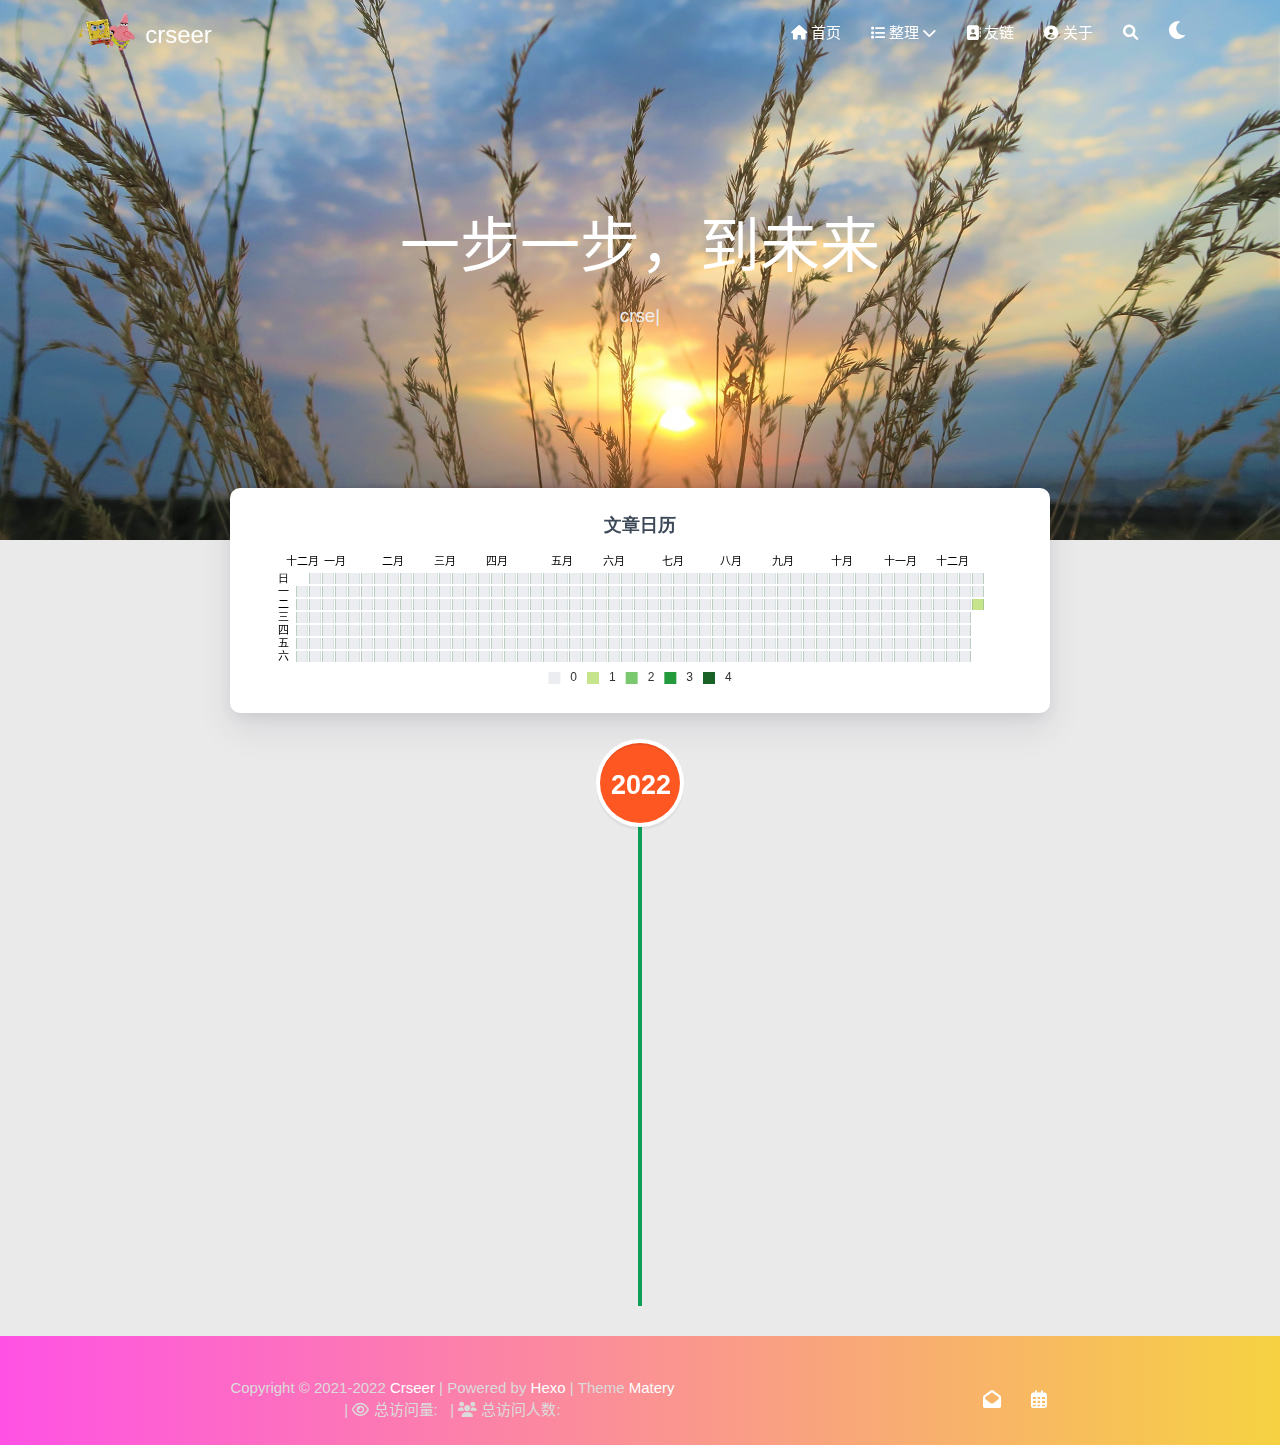
<file: archives/index.html>
<!DOCTYPE HTML>
<html lang="zh-CN">


<head>
    <meta charset="utf-8">
    <meta name="keywords" content="归档, crseer">
    <meta name="description" content="crseer">
    <meta http-equiv="X-UA-Compatible" content="IE=edge">
    <meta name="viewport" content="width=device-width, initial-scale=1.0, user-scalable=no">
    <meta name="renderer" content="webkit|ie-stand|ie-comp">
    <meta name="mobile-web-app-capable" content="yes">
    <meta name="format-detection" content="telephone=no">
    <meta name="apple-mobile-web-app-capable" content="yes">
    <meta name="apple-mobile-web-app-status-bar-style" content="black-translucent">
    <meta name="referrer" content="no-referrer-when-downgrade">
    <!-- Global site tag (gtag.js) - Google Analytics -->


    <title>归档 | crseer</title>
    <link rel="icon" type="image/png" href="/favicon.png">
    


    <!-- bg-cover style     -->



<link rel="stylesheet" type="text/css" href="/libs/awesome/css/all.min.css">
<link rel="stylesheet" type="text/css" href="/libs/materialize/materialize.min.css">
<link rel="stylesheet" type="text/css" href="/libs/aos/aos.css">
<link rel="stylesheet" type="text/css" href="/libs/animate/animate.min.css">
<link rel="stylesheet" type="text/css" href="/libs/lightGallery/css/lightgallery.min.css">
<link rel="stylesheet" type="text/css" href="/css/matery.css">
<link rel="stylesheet" type="text/css" href="/css/my.css">
<link rel="stylesheet" type="text/css" href="/css/dark.css" media="none" onload="if(media!='all')media='all'">




    <link rel="stylesheet" href="/libs/tocbot/tocbot.css">
    <link rel="stylesheet" href="/css/post.css">




    



    <script src="/libs/jquery/jquery-3.6.0.min.js"></script>

<meta name="generator" content="Hexo 6.3.0"></head>


<body>
    <header class="navbar-fixed">
    <nav id="headNav" class="bg-color nav-transparent">
        <div id="navContainer" class="nav-wrapper container">
            <div class="brand-logo">
                <a href="/" class="waves-effect waves-light">
                    
                    <img src="/medias/logo.png" class="logo-img" alt="LOGO">
                    
                    <span class="logo-span">crseer</span>
                </a>
            </div>
            

<a href="#" data-target="mobile-nav" class="sidenav-trigger button-collapse"><i class="fas fa-bars"></i></a>
<ul class="right nav-menu">
  
  <li class="hide-on-med-and-down nav-item">
    
    <a href="/" class="waves-effect waves-light">
      
      <i class="fas fa-home" style="zoom: 0.6;"></i>
      
      <span>首页</span>
    </a>
    
  </li>
  
  <li class="hide-on-med-and-down nav-item">
    
    <a href="" class="waves-effect waves-light">

      
      <i class="fas fa-list" style="zoom: 0.6;"></i>
      
      <span>整理</span>
      <i class="fas fa-chevron-down" aria-hidden="true" style="zoom: 0.6;"></i>
    </a>
    <ul class="sub-nav menus_item_child ">
      
      <li>
        <a href="/categories">
          
          <i class="fas fa-bookmark" style="margin-top: -20px; zoom: 0.6;"></i>
          
          <span>分类</span>
        </a>
      </li>
      
      <li>
        <a href="/tags">
          
          <i class="fas fa-tags" style="margin-top: -20px; zoom: 0.6;"></i>
          
          <span>标签</span>
        </a>
      </li>
      
      <li>
        <a href="/archives">
          
          <i class="fas fa-archive" style="margin-top: -20px; zoom: 0.6;"></i>
          
          <span>归档</span>
        </a>
      </li>
      
    </ul>
    
  </li>
  
  <li class="hide-on-med-and-down nav-item">
    
    <a href="/friends" class="waves-effect waves-light">
      
      <i class="fas fa-address-book" style="zoom: 0.6;"></i>
      
      <span>友链</span>
    </a>
    
  </li>
  
  <li class="hide-on-med-and-down nav-item">
    
    <a href="/about" class="waves-effect waves-light">
      
      <i class="fas fa-user-circle" style="zoom: 0.6;"></i>
      
      <span>关于</span>
    </a>
    
  </li>
  
  <li>
    <a href="#searchModal" class="modal-trigger waves-effect waves-light">
      <i id="searchIcon" class="fas fa-search" title="搜索" style="zoom: 0.85;"></i>
    </a>
  </li>
  <li>
    <a href="javascript:;" class="waves-effect waves-light" onclick="switchNightMode()" title="深色/浅色模式" >
      <i id="sum-moon-icon" class="fas fa-sun" style="zoom: 0.85;"></i>
    </a>
  </li>
</ul>


<div id="mobile-nav" class="side-nav sidenav">

    <div class="mobile-head bg-color">
        
        <img src="/medias/logo.png" class="logo-img circle responsive-img">
        
        <div class="logo-name">crseer</div>
        <div class="logo-desc">
            
            Never really desperate, only the lost of the soul.
            
        </div>
    </div>

    <ul class="menu-list mobile-menu-list">
        
        <li class="m-nav-item">
	  
		<a href="/" class="waves-effect waves-light">
			
			    <i class="fa-fw fas fa-home"></i>
			
			首页
		</a>
          
        </li>
        
        <li class="m-nav-item">
	  
		<a href="javascript:;">
			
				<i class="fa-fw fas fa-list"></i>
			
			整理
			<span class="m-icon"><i class="fas fa-chevron-right"></i></span>
		</a>
            <ul  style="background:  ;" >
              
                <li>

                  <a href="/categories " style="margin-left:50px">
				  
				   <i class="fa fas fa-bookmark" style="position: absolute;left:28px" ></i>
			      
		          <span>分类</span>
                  </a>
                </li>
              
                <li>

                  <a href="/tags " style="margin-left:50px">
				  
				   <i class="fa fas fa-tags" style="position: absolute;left:28px" ></i>
			      
		          <span>标签</span>
                  </a>
                </li>
              
                <li>

                  <a href="/archives " style="margin-left:50px">
				  
				   <i class="fa fas fa-archive" style="position: absolute;left:28px" ></i>
			      
		          <span>归档</span>
                  </a>
                </li>
              
            </ul>
          
        </li>
        
        <li class="m-nav-item">
	  
		<a href="/friends" class="waves-effect waves-light">
			
			    <i class="fa-fw fas fa-address-book"></i>
			
			友链
		</a>
          
        </li>
        
        <li class="m-nav-item">
	  
		<a href="/about" class="waves-effect waves-light">
			
			    <i class="fa-fw fas fa-user-circle"></i>
			
			关于
		</a>
          
        </li>
        
        
    </ul>
</div>


        </div>

        
    </nav>

</header>

    <div class="bg-cover pd-header about-cover">
    <div class="container">
    <div class="row">
    <div class="col s10 offset-s1 m8 offset-m2 l8 offset-l2">
        <div class="brand">
            <div class="title center-align">
                
                一步一步，到未来
                
            </div>

            <div class="description center-align">
                
                <span id="subtitle"></span>
                <script src="/libs/typed/typed.js"></script>
                <script>
                    var typed = new Typed("#subtitle", {
                        strings: [ 
                            
                                "crseer&#39;s blog",
                            
                                "我见青山多妩媚, 料青山见我应如是。",
                            
                        ],
                        startDelay: 300,
                        typeSpeed: 100,
                        loop: true,
                        backSpeed: 50,
                        showCursor: true
                    });
                </script>
                
            </div>
        </div>
    </div>
</div>


<script>
    $('.bg-cover').css('background-image', 'url(/medias/banner/0.jpg)');
</script>


    </div>
</div>

<main class="content">

    
    <div class="container archive-calendar">
    <div class="card">
        <div id="post-calendar" class="card-content"></div>
    </div>
</div>

<script type="text/javascript" src="/libs/echarts/echarts.min.js"></script>
<script type="text/javascript">
    let myChart = echarts.init(document.getElementById('post-calendar'));

    

    let option = {
        title: {
            top: 0,
            text: '文章日历',
            left: 'center',
            textStyle: {
                color: '#3C4858'
            }
        },
        tooltip: {
            padding: 10,
            backgroundColor: '#555',
            borderColor: '#777',
            borderWidth: 1,
            formatter: function (obj) {
                var value = obj.value;
                return '<div style="font-size: 14px;">' + value[0] + '：' + value[1] + '</div>';
            }
        },
        visualMap: {
            show: true,
            showLabel: true,
            categories: [0, 1, 2, 3, 4],
            calculable: true,
            inRange: {
                symbol: 'rect',
                color: ['#ebedf0', '#c6e48b', '#7bc96f', '#239a3b', '#196127']
            },
            itemWidth: 12,
            itemHeight: 12,
            orient: 'horizontal',
            left: 'center',
            bottom: 0
        },
        calendar: [{
            left: 'center',
            range: ["2021-12-27", "2022-12-27"],
            cellSize: [13, 13],
            splitLine: {
                show: false
            },
            itemStyle: {
                color: '#196127',
                borderColor: '#fff',
                borderWidth: 2
            },
            yearLabel: {
                show: false
            },
            monthLabel: {
                nameMap: 'cn',
                fontSize: 11
            },
            dayLabel: {
                formatter: '{start}  1st',
                nameMap: 'cn',
                fontSize: 11
            }
        }],
        series: [{
            type: 'heatmap',
            coordinateSystem: 'calendar',
            calendarIndex: 0,
            data: [["2021-12-27", 0], ["2021-12-28", 0], ["2021-12-29", 0], ["2021-12-30", 0], ["2021-12-31", 0], ["2022-01-01", 0], ["2022-01-02", 0], ["2022-01-03", 0], ["2022-01-04", 0], ["2022-01-05", 0], ["2022-01-06", 0], ["2022-01-07", 0], ["2022-01-08", 0], ["2022-01-09", 0], ["2022-01-10", 0], ["2022-01-11", 0], ["2022-01-12", 0], ["2022-01-13", 0], ["2022-01-14", 0], ["2022-01-15", 0], ["2022-01-16", 0], ["2022-01-17", 0], ["2022-01-18", 0], ["2022-01-19", 0], ["2022-01-20", 0], ["2022-01-21", 0], ["2022-01-22", 0], ["2022-01-23", 0], ["2022-01-24", 0], ["2022-01-25", 0], ["2022-01-26", 0], ["2022-01-27", 0], ["2022-01-28", 0], ["2022-01-29", 0], ["2022-01-30", 0], ["2022-01-31", 0], ["2022-02-01", 0], ["2022-02-02", 0], ["2022-02-03", 0], ["2022-02-04", 0], ["2022-02-05", 0], ["2022-02-06", 0], ["2022-02-07", 0], ["2022-02-08", 0], ["2022-02-09", 0], ["2022-02-10", 0], ["2022-02-11", 0], ["2022-02-12", 0], ["2022-02-13", 0], ["2022-02-14", 0], ["2022-02-15", 0], ["2022-02-16", 0], ["2022-02-17", 0], ["2022-02-18", 0], ["2022-02-19", 0], ["2022-02-20", 0], ["2022-02-21", 0], ["2022-02-22", 0], ["2022-02-23", 0], ["2022-02-24", 0], ["2022-02-25", 0], ["2022-02-26", 0], ["2022-02-27", 0], ["2022-02-28", 0], ["2022-03-01", 0], ["2022-03-02", 0], ["2022-03-03", 0], ["2022-03-04", 0], ["2022-03-05", 0], ["2022-03-06", 0], ["2022-03-07", 0], ["2022-03-08", 0], ["2022-03-09", 0], ["2022-03-10", 0], ["2022-03-11", 0], ["2022-03-12", 0], ["2022-03-13", 0], ["2022-03-14", 0], ["2022-03-15", 0], ["2022-03-16", 0], ["2022-03-17", 0], ["2022-03-18", 0], ["2022-03-19", 0], ["2022-03-20", 0], ["2022-03-21", 0], ["2022-03-22", 0], ["2022-03-23", 0], ["2022-03-24", 0], ["2022-03-25", 0], ["2022-03-26", 0], ["2022-03-27", 0], ["2022-03-28", 0], ["2022-03-29", 0], ["2022-03-30", 0], ["2022-03-31", 0], ["2022-04-01", 0], ["2022-04-02", 0], ["2022-04-03", 0], ["2022-04-04", 0], ["2022-04-05", 0], ["2022-04-06", 0], ["2022-04-07", 0], ["2022-04-08", 0], ["2022-04-09", 0], ["2022-04-10", 0], ["2022-04-11", 0], ["2022-04-12", 0], ["2022-04-13", 0], ["2022-04-14", 0], ["2022-04-15", 0], ["2022-04-16", 0], ["2022-04-17", 0], ["2022-04-18", 0], ["2022-04-19", 0], ["2022-04-20", 0], ["2022-04-21", 0], ["2022-04-22", 0], ["2022-04-23", 0], ["2022-04-24", 0], ["2022-04-25", 0], ["2022-04-26", 0], ["2022-04-27", 0], ["2022-04-28", 0], ["2022-04-29", 0], ["2022-04-30", 0], ["2022-05-01", 0], ["2022-05-02", 0], ["2022-05-03", 0], ["2022-05-04", 0], ["2022-05-05", 0], ["2022-05-06", 0], ["2022-05-07", 0], ["2022-05-08", 0], ["2022-05-09", 0], ["2022-05-10", 0], ["2022-05-11", 0], ["2022-05-12", 0], ["2022-05-13", 0], ["2022-05-14", 0], ["2022-05-15", 0], ["2022-05-16", 0], ["2022-05-17", 0], ["2022-05-18", 0], ["2022-05-19", 0], ["2022-05-20", 0], ["2022-05-21", 0], ["2022-05-22", 0], ["2022-05-23", 0], ["2022-05-24", 0], ["2022-05-25", 0], ["2022-05-26", 0], ["2022-05-27", 0], ["2022-05-28", 0], ["2022-05-29", 0], ["2022-05-30", 0], ["2022-05-31", 0], ["2022-06-01", 0], ["2022-06-02", 0], ["2022-06-03", 0], ["2022-06-04", 0], ["2022-06-05", 0], ["2022-06-06", 0], ["2022-06-07", 0], ["2022-06-08", 0], ["2022-06-09", 0], ["2022-06-10", 0], ["2022-06-11", 0], ["2022-06-12", 0], ["2022-06-13", 0], ["2022-06-14", 0], ["2022-06-15", 0], ["2022-06-16", 0], ["2022-06-17", 0], ["2022-06-18", 0], ["2022-06-19", 0], ["2022-06-20", 0], ["2022-06-21", 0], ["2022-06-22", 0], ["2022-06-23", 0], ["2022-06-24", 0], ["2022-06-25", 0], ["2022-06-26", 0], ["2022-06-27", 0], ["2022-06-28", 0], ["2022-06-29", 0], ["2022-06-30", 0], ["2022-07-01", 0], ["2022-07-02", 0], ["2022-07-03", 0], ["2022-07-04", 0], ["2022-07-05", 0], ["2022-07-06", 0], ["2022-07-07", 0], ["2022-07-08", 0], ["2022-07-09", 0], ["2022-07-10", 0], ["2022-07-11", 0], ["2022-07-12", 0], ["2022-07-13", 0], ["2022-07-14", 0], ["2022-07-15", 0], ["2022-07-16", 0], ["2022-07-17", 0], ["2022-07-18", 0], ["2022-07-19", 0], ["2022-07-20", 0], ["2022-07-21", 0], ["2022-07-22", 0], ["2022-07-23", 0], ["2022-07-24", 0], ["2022-07-25", 0], ["2022-07-26", 0], ["2022-07-27", 0], ["2022-07-28", 0], ["2022-07-29", 0], ["2022-07-30", 0], ["2022-07-31", 0], ["2022-08-01", 0], ["2022-08-02", 0], ["2022-08-03", 0], ["2022-08-04", 0], ["2022-08-05", 0], ["2022-08-06", 0], ["2022-08-07", 0], ["2022-08-08", 0], ["2022-08-09", 0], ["2022-08-10", 0], ["2022-08-11", 0], ["2022-08-12", 0], ["2022-08-13", 0], ["2022-08-14", 0], ["2022-08-15", 0], ["2022-08-16", 0], ["2022-08-17", 0], ["2022-08-18", 0], ["2022-08-19", 0], ["2022-08-20", 0], ["2022-08-21", 0], ["2022-08-22", 0], ["2022-08-23", 0], ["2022-08-24", 0], ["2022-08-25", 0], ["2022-08-26", 0], ["2022-08-27", 0], ["2022-08-28", 0], ["2022-08-29", 0], ["2022-08-30", 0], ["2022-08-31", 0], ["2022-09-01", 0], ["2022-09-02", 0], ["2022-09-03", 0], ["2022-09-04", 0], ["2022-09-05", 0], ["2022-09-06", 0], ["2022-09-07", 0], ["2022-09-08", 0], ["2022-09-09", 0], ["2022-09-10", 0], ["2022-09-11", 0], ["2022-09-12", 0], ["2022-09-13", 0], ["2022-09-14", 0], ["2022-09-15", 0], ["2022-09-16", 0], ["2022-09-17", 0], ["2022-09-18", 0], ["2022-09-19", 0], ["2022-09-20", 0], ["2022-09-21", 0], ["2022-09-22", 0], ["2022-09-23", 0], ["2022-09-24", 0], ["2022-09-25", 0], ["2022-09-26", 0], ["2022-09-27", 0], ["2022-09-28", 0], ["2022-09-29", 0], ["2022-09-30", 0], ["2022-10-01", 0], ["2022-10-02", 0], ["2022-10-03", 0], ["2022-10-04", 0], ["2022-10-05", 0], ["2022-10-06", 0], ["2022-10-07", 0], ["2022-10-08", 0], ["2022-10-09", 0], ["2022-10-10", 0], ["2022-10-11", 0], ["2022-10-12", 0], ["2022-10-13", 0], ["2022-10-14", 0], ["2022-10-15", 0], ["2022-10-16", 0], ["2022-10-17", 0], ["2022-10-18", 0], ["2022-10-19", 0], ["2022-10-20", 0], ["2022-10-21", 0], ["2022-10-22", 0], ["2022-10-23", 0], ["2022-10-24", 0], ["2022-10-25", 0], ["2022-10-26", 0], ["2022-10-27", 0], ["2022-10-28", 0], ["2022-10-29", 0], ["2022-10-30", 0], ["2022-10-31", 0], ["2022-11-01", 0], ["2022-11-02", 0], ["2022-11-03", 0], ["2022-11-04", 0], ["2022-11-05", 0], ["2022-11-06", 0], ["2022-11-07", 0], ["2022-11-08", 0], ["2022-11-09", 0], ["2022-11-10", 0], ["2022-11-11", 0], ["2022-11-12", 0], ["2022-11-13", 0], ["2022-11-14", 0], ["2022-11-15", 0], ["2022-11-16", 0], ["2022-11-17", 0], ["2022-11-18", 0], ["2022-11-19", 0], ["2022-11-20", 0], ["2022-11-21", 0], ["2022-11-22", 0], ["2022-11-23", 0], ["2022-11-24", 0], ["2022-11-25", 0], ["2022-11-26", 0], ["2022-11-27", 0], ["2022-11-28", 0], ["2022-11-29", 0], ["2022-11-30", 0], ["2022-12-01", 0], ["2022-12-02", 0], ["2022-12-03", 0], ["2022-12-04", 0], ["2022-12-05", 0], ["2022-12-06", 0], ["2022-12-07", 0], ["2022-12-08", 0], ["2022-12-09", 0], ["2022-12-10", 0], ["2022-12-11", 0], ["2022-12-12", 0], ["2022-12-13", 0], ["2022-12-14", 0], ["2022-12-15", 0], ["2022-12-16", 0], ["2022-12-17", 0], ["2022-12-18", 0], ["2022-12-19", 0], ["2022-12-20", 0], ["2022-12-21", 0], ["2022-12-22", 0], ["2022-12-23", 0], ["2022-12-24", 0], ["2022-12-25", 0], ["2022-12-26", 0], ["2022-12-27", 1]]
        }]

    };

    myChart.setOption(option);
</script>

    

    

    <div id="cd-timeline" class="container">
        
        <div class="cd-timeline-block">

            
            
            
            <div class="cd-timeline-img year" data-aos="zoom-in-up">
                <a href="/archives/2022">2022</a>
            </div>
            

            
            
            
            <div class="cd-timeline-img month" data-aos="zoom-in-up">
                <a href="/archives/2022/12">12</a>
            </div>
            

            
            <div class="cd-timeline-img day" data-aos="zoom-in-up">
                <span>27</span>
            </div>
            <article class="cd-timeline-content" data-aos="fade-up">
                <div class="article col s12 m6">
                    <div class="card">
                        <a href="/2022/12/27/hello-world/">
                            <div class="card-image">
                                
                                
                                <img src="/medias/featureimages/12.jpg" class="responsive-img" alt="Hello World">
                                
                                <span class="card-title">Hello World</span>
                            </div>
                        </a>
                        <div class="card-content article-content">
                            <div class="summary block-with-text">
                                
                                    Welcome to Hexo! This is your very first post. Check documentation for more info. If you get any problems when using Hex
                                
                            </div>
                            <div class="publish-info">
                                <span class="publish-date">
                                    <i class="far fa-clock fa-fw icon-date"></i>2022-12-27
                                </span>
                                <span class="publish-author">
                                    
                                    <i class="fas fa-user fa-fw"></i>
                                    Crseer
                                    
                                </span>
                            </div>
                        </div>

                        
                    </div>
                </div>
            </article>
        </div>
        
    </div>

</main>




    <footer class="page-footer bg-color">
    
        <link rel="stylesheet" href="/libs/aplayer/APlayer.min.css">
<style>
    .aplayer .aplayer-lrc p {
        
        display: none;
        
        font-size: 12px;
        font-weight: 700;
        line-height: 16px !important;
    }

    .aplayer .aplayer-lrc p.aplayer-lrc-current {
        
        display: none;
        
        font-size: 15px;
        color: #42b983;
    }

    
    .aplayer.aplayer-fixed.aplayer-narrow .aplayer-body {
        left: -66px !important;
    }

    .aplayer.aplayer-fixed.aplayer-narrow .aplayer-body:hover {
        left: 0px !important;
    }

    
</style>
<div class="">
    
    <div class="row">
        <meting-js class="col l8 offset-l2 m10 offset-m1 s12"
                   server="netease"
                   type="playlist"
                   id="2888085740"
                   fixed='true'
                   autoplay='false'
                   theme='#42b983'
                   loop='all'
                   order='random'
                   preload='auto'
                   volume='0.7'
                   list-folded='true'
        >
        </meting-js>
    </div>
</div>

<script src="/libs/aplayer/APlayer.min.js"></script>
<script src="/libs/aplayer/Meting.min.js"></script>

    

    <div class="container row center-align"
         style="margin-bottom: 0px !important;">
        <div class="col s12 m8 l8 copy-right">
            Copyright&nbsp;&copy;
            
                <span id="year">2021-2022</span>
            
            <a href="/about" target="_blank">Crseer</a>
            |&nbsp;Powered by&nbsp;<a href="https://hexo.io/" target="_blank">Hexo</a>
            |&nbsp;Theme&nbsp;<a href="https://github.com/blinkfox/hexo-theme-matery" target="_blank">Matery</a>
            <br>
            
            
            
                
            
            
                <span id="busuanzi_container_site_pv">
                &nbsp;|&nbsp;<i class="far fa-eye"></i>&nbsp;总访问量:&nbsp;
                    <span id="busuanzi_value_site_pv" class="white-color"></span>
            </span>
            
            
                <span id="busuanzi_container_site_uv">
                &nbsp;|&nbsp;<i class="fas fa-users"></i>&nbsp;总访问人数:&nbsp;
                    <span id="busuanzi_value_site_uv" class="white-color"></span>
            </span>
            
            <br>

            <!-- 运行天数提醒. -->
            
            <br>
            
        </div>
        <div class="col s12 m4 l4 social-link social-statis">


    <a href="mailto:487315746@qq.com" class="tooltipped" target="_blank" data-tooltip="邮件联系我" data-position="top" data-delay="50">
        <i class="fas fa-envelope-open"></i>
    </a>















    <a href="https://crseer.github.io/archives/" class="tooltipped" target="_blank" data-tooltip="文章" data-position="top" data-delay="50">
        <i class="far fa-calendar-alt"></i>
    </a>

</div>
    </div>
</footer>

<div class="progress-bar"></div>


    <!-- 搜索遮罩框 -->
<div id="searchModal" class="modal">
    <div class="modal-content">
        <div class="search-header">
            <span class="title"><i class="fas fa-search"></i>&nbsp;&nbsp;搜索</span>
            <input type="search" id="searchInput" name="s" placeholder="请输入搜索的关键字"
                   class="search-input">
        </div>
        <div id="searchResult"></div>
    </div>
</div>

<script type="text/javascript">
$(function () {
    var searchFunc = function (path, search_id, content_id) {
        'use strict';
        $.ajax({
            url: path,
            dataType: "xml",
            success: function (xmlResponse) {
                // get the contents from search data
                var datas = $("entry", xmlResponse).map(function () {
                    return {
                        title: $("title", this).text(),
                        content: $("content", this).text(),
                        url: $("url", this).text()
                    };
                }).get();
                var $input = document.getElementById(search_id);
                var $resultContent = document.getElementById(content_id);
                $input.addEventListener('input', function () {
                    var str = '<ul class=\"search-result-list\">';
                    var keywords = this.value.trim().toLowerCase().split(/[\s\-]+/);
                    $resultContent.innerHTML = "";
                    if (this.value.trim().length <= 0) {
                        return;
                    }
                    // perform local searching
                    datas.forEach(function (data) {
                        var isMatch = true;
                        var data_title = data.title.trim().toLowerCase();
                        var data_content = data.content.trim().replace(/<[^>]+>/g, "").toLowerCase();
                        var data_url = data.url;
                        data_url = data_url.indexOf('/') === 0 ? data.url : '/' + data_url;
                        var index_title = -1;
                        var index_content = -1;
                        var first_occur = -1;
                        // only match artiles with not empty titles and contents
                        if (data_title !== '' && data_content !== '') {
                            keywords.forEach(function (keyword, i) {
                                index_title = data_title.indexOf(keyword);
                                index_content = data_content.indexOf(keyword);
                                if (index_title < 0 && index_content < 0) {
                                    isMatch = false;
                                } else {
                                    if (index_content < 0) {
                                        index_content = 0;
                                    }
                                    if (i === 0) {
                                        first_occur = index_content;
                                    }
                                }
                            });
                        }
                        // show search results
                        if (isMatch) {
                            str += "<li><a href='" + data_url + "' class='search-result-title'>" + data_title + "</a>";
                            var content = data.content.trim().replace(/<[^>]+>/g, "");
                            if (first_occur >= 0) {
                                // cut out 100 characters
                                var start = first_occur - 20;
                                var end = first_occur + 80;
                                if (start < 0) {
                                    start = 0;
                                }
                                if (start === 0) {
                                    end = 100;
                                }
                                if (end > content.length) {
                                    end = content.length;
                                }
                                var match_content = content.substr(start, end);
                                // highlight all keywords
                                keywords.forEach(function (keyword) {
                                    var regS = new RegExp(keyword, "gi");
                                    match_content = match_content.replace(regS, "<em class=\"search-keyword\">" + keyword + "</em>");
                                });

                                str += "<p class=\"search-result\">" + match_content + "...</p>"
                            }
                            str += "</li>";
                        }
                    });
                    str += "</ul>";
                    $resultContent.innerHTML = str;
                });
            }
        });
    };

    searchFunc('/search.xml', 'searchInput', 'searchResult');
});
</script>

    <!-- 白天和黑夜主题 -->
<div class="stars-con">
    <div id="stars"></div>
    <div id="stars2"></div>
    <div id="stars3"></div>  
</div>

<script>
    function switchNightMode() {
        $('<div class="Cuteen_DarkSky"><div class="Cuteen_DarkPlanet"></div></div>').appendTo($('body')),
        setTimeout(function () {
            $('body').hasClass('DarkMode') 
            ? ($('body').removeClass('DarkMode'), localStorage.setItem('isDark', '0'), $('#sum-moon-icon').removeClass("fa-sun").addClass('fa-moon')) 
            : ($('body').addClass('DarkMode'), localStorage.setItem('isDark', '1'), $('#sum-moon-icon').addClass("fa-sun").removeClass('fa-moon')),
            
            setTimeout(function () {
            $('.Cuteen_DarkSky').fadeOut(1e3, function () {
                $(this).remove()
            })
            }, 2e3)
        })
    }
</script>

    <!-- 回到顶部按钮 -->
<div id="backTop" class="top-scroll">
    <a class="btn-floating btn-large waves-effect waves-light" href="#!">
        <i class="fas fa-arrow-up"></i>
    </a>
</div>


    <script src="/libs/materialize/materialize.min.js"></script>
    <script src="/libs/masonry/masonry.pkgd.min.js"></script>
    <script src="/libs/aos/aos.js"></script>
    <script src="/libs/scrollprogress/scrollProgress.min.js"></script>
    <script src="/libs/lightGallery/js/lightgallery-all.min.js"></script>
    <script src="/js/matery.js"></script>

    

    

    <!-- 雪花特效 -->
    

    <!-- 鼠标星星特效 -->
    

     
        <script src="https://ssl.captcha.qq.com/TCaptcha.js"></script>
        <script src="/libs/others/TencentCaptcha.js"></script>
        <button id="TencentCaptcha" data-appid="xxxxxxxxxx" data-cbfn="callback" type="button" hidden></button>
    

    <!-- Baidu Analytics -->

    <!-- Baidu Push -->

<script>
    (function () {
        var bp = document.createElement('script');
        var curProtocol = window.location.protocol.split(':')[0];
        if (curProtocol === 'https') {
            bp.src = 'https://zz.bdstatic.com/linksubmit/push.js';
        } else {
            bp.src = 'http://push.zhanzhang.baidu.com/push.js';
        }
        var s = document.getElementsByTagName("script")[0];
        s.parentNode.insertBefore(bp, s);
    })();
</script>

    
    <script src="/libs/others/clicklove.js" async="async"></script>
    
    
    <script async src="/libs/others/busuanzi.pure.mini.js"></script>
    

    

    

    <!--腾讯兔小巢-->
    
    

    

    

    
    <script src="/libs/instantpage/instantpage.js" type="module"></script>
    

</body>

</html>
</file>
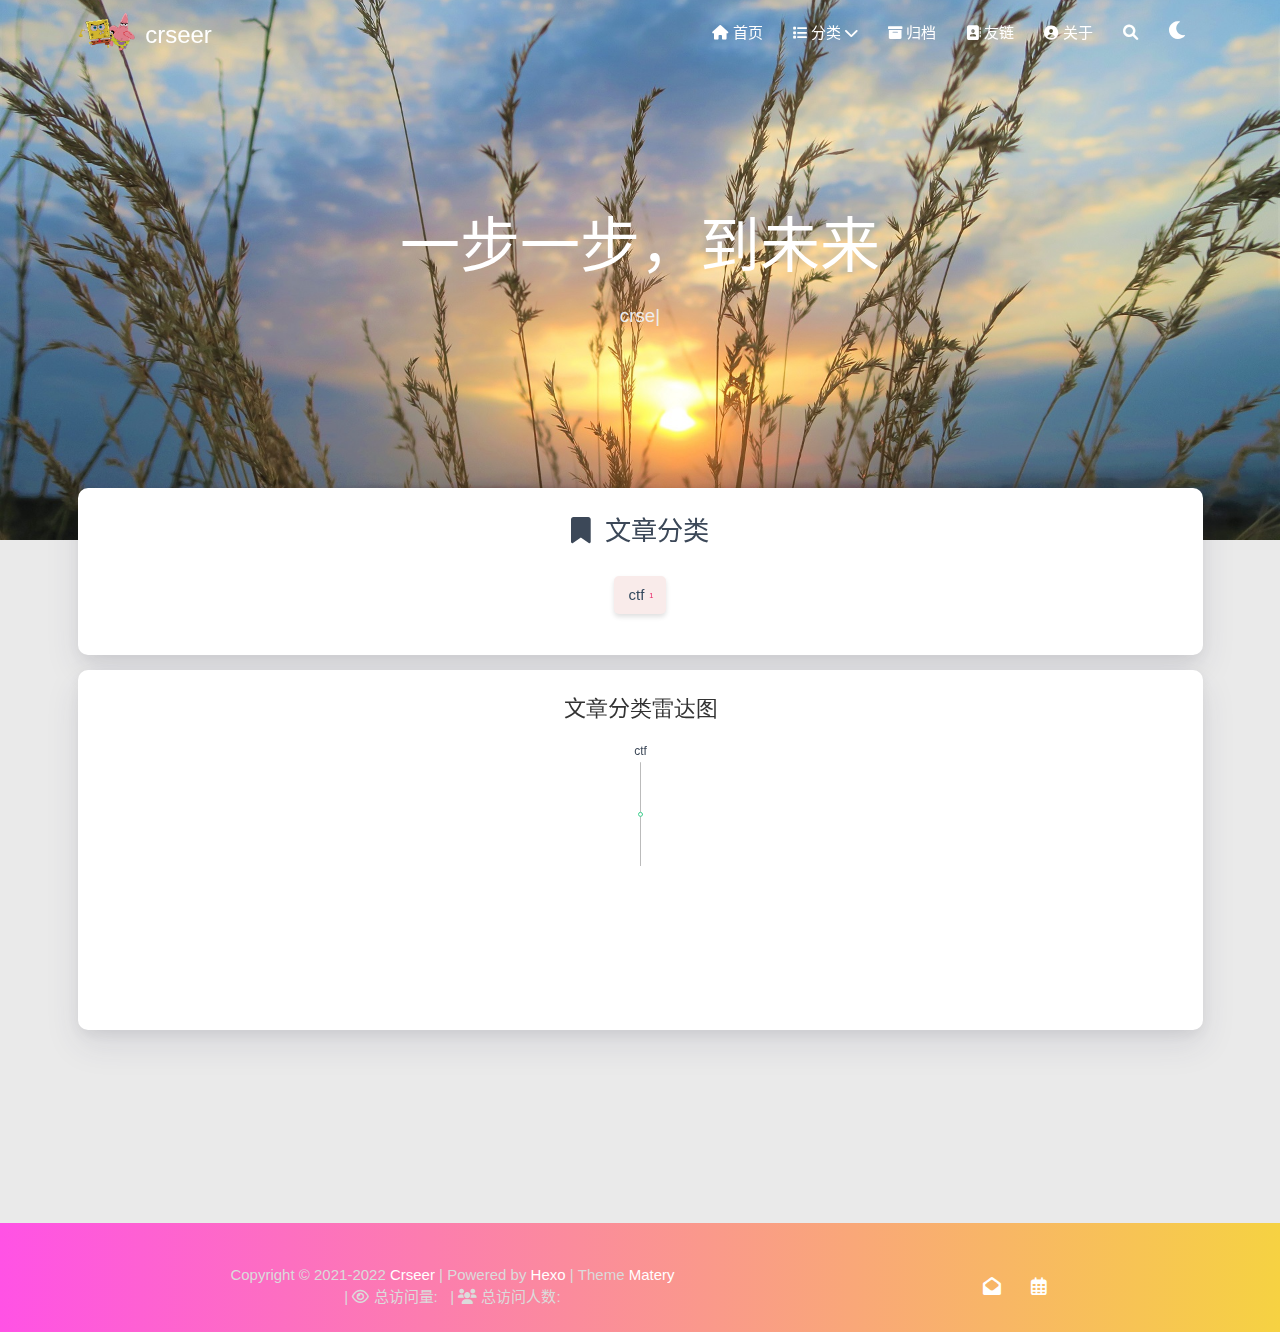
<file: categories/index.html>
<!DOCTYPE HTML>
<html lang="zh-CN">


<head>
    <meta charset="utf-8">
    <meta name="keywords" content="分类, crseer">
    <meta name="description" content="crseer">
    <meta http-equiv="X-UA-Compatible" content="IE=edge">
    <meta name="viewport" content="width=device-width, initial-scale=1.0, user-scalable=no">
    <meta name="renderer" content="webkit|ie-stand|ie-comp">
    <meta name="mobile-web-app-capable" content="yes">
    <meta name="format-detection" content="telephone=no">
    <meta name="apple-mobile-web-app-capable" content="yes">
    <meta name="apple-mobile-web-app-status-bar-style" content="black-translucent">
    <meta name="referrer" content="no-referrer-when-downgrade">
    <!-- Global site tag (gtag.js) - Google Analytics -->


    <title>分类 | crseer</title>
    <link rel="icon" type="image/png" href="/favicon.png">
    


    <!-- bg-cover style     -->



<link rel="stylesheet" type="text/css" href="/libs/awesome/css/all.min.css">
<link rel="stylesheet" type="text/css" href="/libs/materialize/materialize.min.css">
<link rel="stylesheet" type="text/css" href="/libs/aos/aos.css">
<link rel="stylesheet" type="text/css" href="/libs/animate/animate.min.css">
<link rel="stylesheet" type="text/css" href="/libs/lightGallery/css/lightgallery.min.css">
<link rel="stylesheet" type="text/css" href="/css/matery.css">
<link rel="stylesheet" type="text/css" href="/css/my.css">
<link rel="stylesheet" type="text/css" href="/css/dark.css" media="none" onload="if(media!='all')media='all'">




    <link rel="stylesheet" href="/libs/tocbot/tocbot.css">
    <link rel="stylesheet" href="/css/post.css">




    



    <script src="/libs/jquery/jquery-3.6.0.min.js"></script>

<meta name="generator" content="Hexo 6.3.0"></head>


<body>
    <header class="navbar-fixed">
    <nav id="headNav" class="bg-color nav-transparent">
        <div id="navContainer" class="nav-wrapper container">
            <div class="brand-logo">
                <a href="/" class="waves-effect waves-light">
                    
                    <img src="/medias/logo.png" class="logo-img" alt="LOGO">
                    
                    <span class="logo-span">crseer</span>
                </a>
            </div>
            

<a href="#" data-target="mobile-nav" class="sidenav-trigger button-collapse"><i class="fas fa-bars"></i></a>
<ul class="right nav-menu">
  
  <li class="hide-on-med-and-down nav-item">
    
    <a href="/" class="waves-effect waves-light">
      
      <i class="fas fa-home" style="zoom: 0.6;"></i>
      
      <span>首页</span>
    </a>
    
  </li>
  
  <li class="hide-on-med-and-down nav-item">
    
    <a href="/categories" class="waves-effect waves-light">

      
      <i class="fas fa-list" style="zoom: 0.6;"></i>
      
      <span>分类</span>
      <i class="fas fa-chevron-down" aria-hidden="true" style="zoom: 0.6;"></i>
    </a>
    <ul class="sub-nav menus_item_child ">
      
      <li>
        <a href="/tags">
          
          <i class="fas fa-tags" style="margin-top: -20px; zoom: 0.6;"></i>
          
          <span>标签</span>
        </a>
      </li>
      
      <li>
        <a href="/categories/ctf">
          
          <i class="fas fa-flag" style="margin-top: -20px; zoom: 0.6;"></i>
          
          <span>CTF</span>
        </a>
      </li>
      
    </ul>
    
  </li>
  
  <li class="hide-on-med-and-down nav-item">
    
    <a href="/archives" class="waves-effect waves-light">
      
      <i class="fas fa-archive" style="zoom: 0.6;"></i>
      
      <span>归档</span>
    </a>
    
  </li>
  
  <li class="hide-on-med-and-down nav-item">
    
    <a href="/friends" class="waves-effect waves-light">
      
      <i class="fas fa-address-book" style="zoom: 0.6;"></i>
      
      <span>友链</span>
    </a>
    
  </li>
  
  <li class="hide-on-med-and-down nav-item">
    
    <a href="/about" class="waves-effect waves-light">
      
      <i class="fas fa-user-circle" style="zoom: 0.6;"></i>
      
      <span>关于</span>
    </a>
    
  </li>
  
  <li>
    <a href="#searchModal" class="modal-trigger waves-effect waves-light">
      <i id="searchIcon" class="fas fa-search" title="搜索" style="zoom: 0.85;"></i>
    </a>
  </li>
  <li>
    <a href="javascript:;" class="waves-effect waves-light" onclick="switchNightMode()" title="深色/浅色模式" >
      <i id="sum-moon-icon" class="fas fa-sun" style="zoom: 0.85;"></i>
    </a>
  </li>
</ul>


<div id="mobile-nav" class="side-nav sidenav">

    <div class="mobile-head bg-color">
        
        <img src="/medias/logo.png" class="logo-img circle responsive-img">
        
        <div class="logo-name">crseer</div>
        <div class="logo-desc">
            
            Never really desperate, only the lost of the soul.
            
        </div>
    </div>

    <ul class="menu-list mobile-menu-list">
        
        <li class="m-nav-item">
	  
		<a href="/" class="waves-effect waves-light">
			
			    <i class="fa-fw fas fa-home"></i>
			
			首页
		</a>
          
        </li>
        
        <li class="m-nav-item">
	  
		<a href="javascript:;">
			
				<i class="fa-fw fas fa-list"></i>
			
			分类
			<span class="m-icon"><i class="fas fa-chevron-right"></i></span>
		</a>
            <ul  style="background:  ;" >
              
                <li>

                  <a href="/tags " style="margin-left:50px">
				  
				   <i class="fa fas fa-tags" style="position: absolute;left:28px" ></i>
			      
		          <span>标签</span>
                  </a>
                </li>
              
                <li>

                  <a href="/categories/ctf " style="margin-left:50px">
				  
				   <i class="fa fas fa-flag" style="position: absolute;left:28px" ></i>
			      
		          <span>CTF</span>
                  </a>
                </li>
              
            </ul>
          
        </li>
        
        <li class="m-nav-item">
	  
		<a href="/archives" class="waves-effect waves-light">
			
			    <i class="fa-fw fas fa-archive"></i>
			
			归档
		</a>
          
        </li>
        
        <li class="m-nav-item">
	  
		<a href="/friends" class="waves-effect waves-light">
			
			    <i class="fa-fw fas fa-address-book"></i>
			
			友链
		</a>
          
        </li>
        
        <li class="m-nav-item">
	  
		<a href="/about" class="waves-effect waves-light">
			
			    <i class="fa-fw fas fa-user-circle"></i>
			
			关于
		</a>
          
        </li>
        
        
    </ul>
</div>


        </div>

        
    </nav>

</header>

    <div class="bg-cover pd-header about-cover">
    <div class="container">
    <div class="row">
    <div class="col s10 offset-s1 m8 offset-m2 l8 offset-l2">
        <div class="brand">
            <div class="title center-align">
                
                一步一步，到未来
                
            </div>

            <div class="description center-align">
                
                <span id="subtitle"></span>
                <script src="/libs/typed/typed.js"></script>
                <script>
                    var typed = new Typed("#subtitle", {
                        strings: [ 
                            
                                "crseer&#39;s blog",
                            
                                "我见青山多妩媚, 料青山见我应如是。",
                            
                        ],
                        startDelay: 300,
                        typeSpeed: 100,
                        loop: true,
                        backSpeed: 50,
                        showCursor: true
                    });
                </script>
                
            </div>
        </div>
    </div>
</div>


<script>
    $('.bg-cover').css('background-image', 'url(/medias/banner/0.jpg)');
</script>


    </div>
</div>

<main class="content">

    

<div id="category-cloud" class="container chip-container">
    <div class="card">
        <div class="card-content">
            <div class="tag-title center-align">
                <i class="fas fa-bookmark"></i>&nbsp;&nbsp;文章分类
            </div>
            <div class="tag-chips">
                
                
                
                <a href="/categories/ctf/" title="ctf: 1">
                    <span class="chip center-align waves-effect waves-light
                             chip-default "
                            style="background-color: #F9EBEA;">ctf
                        <span class="tag-length">1</span>
                    </span>
                </a>
                
                
            </div>
        </div>
    </div>
</div>


    
    <style type="text/css">
    #category-radar {
        width: 100%;
        height: 360px;
    }
</style>

<div class="container" data-aos="fade-up">
    <div class="card">
        <div id="category-radar" class="card-content"></div>
    </div>
</div>

<script type="text/javascript" src="/libs/echarts/echarts.min.js"></script>
<script type="text/javascript">
    let radarChart = echarts.init(document.getElementById('category-radar'));

    

    let option = {
        title: {
            left: 'center',
            text: '文章分类雷达图',
            textStyle: {
                fontWeight: 500,
                fontSize: 22
            }
        },
        tooltip: {},
        radar: {
            name: {
                textStyle: {
                    color: '#3C4858'
                }
            },
            indicator: [{"name":"ctf","max":2}],
            nameGap: 5,
            center: ['50%','55%'],
            radius: '66%'
        },
        series: [{
            type: 'radar',
            color: ['#3ecf8e'],
            itemStyle: {normal: {areaStyle: {type: 'default'}}},
            data : [
                {
                    value : [1],
                    name : '文章分类数量'
                }
            ]
        }]
    };

    radarChart.setOption(option);
</script>

    

</main>


    <footer class="page-footer bg-color">
    
        <link rel="stylesheet" href="/libs/aplayer/APlayer.min.css">
<style>
    .aplayer .aplayer-lrc p {
        
        display: none;
        
        font-size: 12px;
        font-weight: 700;
        line-height: 16px !important;
    }

    .aplayer .aplayer-lrc p.aplayer-lrc-current {
        
        display: none;
        
        font-size: 15px;
        color: #42b983;
    }

    
    .aplayer.aplayer-fixed.aplayer-narrow .aplayer-body {
        left: -66px !important;
    }

    .aplayer.aplayer-fixed.aplayer-narrow .aplayer-body:hover {
        left: 0px !important;
    }

    
</style>
<div class="">
    
    <div class="row">
        <meting-js class="col l8 offset-l2 m10 offset-m1 s12"
                   server="netease"
                   type="playlist"
                   id="2888085740"
                   fixed='true'
                   autoplay='false'
                   theme='#42b983'
                   loop='all'
                   order='random'
                   preload='auto'
                   volume='0.7'
                   list-folded='true'
        >
        </meting-js>
    </div>
</div>

<script src="/libs/aplayer/APlayer.min.js"></script>
<script src="/libs/aplayer/Meting.min.js"></script>

    

    <div class="container row center-align"
         style="margin-bottom: 0px !important;">
        <div class="col s12 m8 l8 copy-right">
            Copyright&nbsp;&copy;
            
                <span id="year">2021-2022</span>
            
            <a href="/about" target="_blank">Crseer</a>
            |&nbsp;Powered by&nbsp;<a href="https://hexo.io/" target="_blank">Hexo</a>
            |&nbsp;Theme&nbsp;<a href="https://github.com/blinkfox/hexo-theme-matery" target="_blank">Matery</a>
            <br>
            
            
            
                
            
            
                <span id="busuanzi_container_site_pv">
                &nbsp;|&nbsp;<i class="far fa-eye"></i>&nbsp;总访问量:&nbsp;
                    <span id="busuanzi_value_site_pv" class="white-color"></span>
            </span>
            
            
                <span id="busuanzi_container_site_uv">
                &nbsp;|&nbsp;<i class="fas fa-users"></i>&nbsp;总访问人数:&nbsp;
                    <span id="busuanzi_value_site_uv" class="white-color"></span>
            </span>
            
            <br>

            <!-- 运行天数提醒. -->
            
            <br>
            
        </div>
        <div class="col s12 m4 l4 social-link social-statis">


    <a href="mailto:487315746@qq.com" class="tooltipped" target="_blank" data-tooltip="邮件联系我" data-position="top" data-delay="50">
        <i class="fas fa-envelope-open"></i>
    </a>















    <a href="https://crseer.github.io/archives/" class="tooltipped" target="_blank" data-tooltip="文章" data-position="top" data-delay="50">
        <i class="far fa-calendar-alt"></i>
    </a>

</div>
    </div>
</footer>

<div class="progress-bar"></div>


    <!-- 搜索遮罩框 -->
<div id="searchModal" class="modal">
    <div class="modal-content">
        <div class="search-header">
            <span class="title"><i class="fas fa-search"></i>&nbsp;&nbsp;搜索</span>
            <input type="search" id="searchInput" name="s" placeholder="请输入搜索的关键字"
                   class="search-input">
        </div>
        <div id="searchResult"></div>
    </div>
</div>

<script type="text/javascript">
$(function () {
    var searchFunc = function (path, search_id, content_id) {
        'use strict';
        $.ajax({
            url: path,
            dataType: "xml",
            success: function (xmlResponse) {
                // get the contents from search data
                var datas = $("entry", xmlResponse).map(function () {
                    return {
                        title: $("title", this).text(),
                        content: $("content", this).text(),
                        url: $("url", this).text()
                    };
                }).get();
                var $input = document.getElementById(search_id);
                var $resultContent = document.getElementById(content_id);
                $input.addEventListener('input', function () {
                    var str = '<ul class=\"search-result-list\">';
                    var keywords = this.value.trim().toLowerCase().split(/[\s\-]+/);
                    $resultContent.innerHTML = "";
                    if (this.value.trim().length <= 0) {
                        return;
                    }
                    // perform local searching
                    datas.forEach(function (data) {
                        var isMatch = true;
                        var data_title = data.title.trim().toLowerCase();
                        var data_content = data.content.trim().replace(/<[^>]+>/g, "").toLowerCase();
                        var data_url = data.url;
                        data_url = data_url.indexOf('/') === 0 ? data.url : '/' + data_url;
                        var index_title = -1;
                        var index_content = -1;
                        var first_occur = -1;
                        // only match artiles with not empty titles and contents
                        if (data_title !== '' && data_content !== '') {
                            keywords.forEach(function (keyword, i) {
                                index_title = data_title.indexOf(keyword);
                                index_content = data_content.indexOf(keyword);
                                if (index_title < 0 && index_content < 0) {
                                    isMatch = false;
                                } else {
                                    if (index_content < 0) {
                                        index_content = 0;
                                    }
                                    if (i === 0) {
                                        first_occur = index_content;
                                    }
                                }
                            });
                        }
                        // show search results
                        if (isMatch) {
                            str += "<li><a href='" + data_url + "' class='search-result-title'>" + data_title + "</a>";
                            var content = data.content.trim().replace(/<[^>]+>/g, "");
                            if (first_occur >= 0) {
                                // cut out 100 characters
                                var start = first_occur - 20;
                                var end = first_occur + 80;
                                if (start < 0) {
                                    start = 0;
                                }
                                if (start === 0) {
                                    end = 100;
                                }
                                if (end > content.length) {
                                    end = content.length;
                                }
                                var match_content = content.substr(start, end);
                                // highlight all keywords
                                keywords.forEach(function (keyword) {
                                    var regS = new RegExp(keyword, "gi");
                                    match_content = match_content.replace(regS, "<em class=\"search-keyword\">" + keyword + "</em>");
                                });

                                str += "<p class=\"search-result\">" + match_content + "...</p>"
                            }
                            str += "</li>";
                        }
                    });
                    str += "</ul>";
                    $resultContent.innerHTML = str;
                });
            }
        });
    };

    searchFunc('/search.xml', 'searchInput', 'searchResult');
});
</script>

    <!-- 白天和黑夜主题 -->
<div class="stars-con">
    <div id="stars"></div>
    <div id="stars2"></div>
    <div id="stars3"></div>  
</div>

<script>
    function switchNightMode() {
        $('<div class="Cuteen_DarkSky"><div class="Cuteen_DarkPlanet"></div></div>').appendTo($('body')),
        setTimeout(function () {
            $('body').hasClass('DarkMode') 
            ? ($('body').removeClass('DarkMode'), localStorage.setItem('isDark', '0'), $('#sum-moon-icon').removeClass("fa-sun").addClass('fa-moon')) 
            : ($('body').addClass('DarkMode'), localStorage.setItem('isDark', '1'), $('#sum-moon-icon').addClass("fa-sun").removeClass('fa-moon')),
            
            setTimeout(function () {
            $('.Cuteen_DarkSky').fadeOut(1e3, function () {
                $(this).remove()
            })
            }, 2e3)
        })
    }
</script>

    <!-- 回到顶部按钮 -->
<div id="backTop" class="top-scroll">
    <a class="btn-floating btn-large waves-effect waves-light" href="#!">
        <i class="fas fa-arrow-up"></i>
    </a>
</div>


    <script src="/libs/materialize/materialize.min.js"></script>
    <script src="/libs/masonry/masonry.pkgd.min.js"></script>
    <script src="/libs/aos/aos.js"></script>
    <script src="/libs/scrollprogress/scrollProgress.min.js"></script>
    <script src="/libs/lightGallery/js/lightgallery-all.min.js"></script>
    <script src="/js/matery.js"></script>

    

    

    <!-- 雪花特效 -->
    

    <!-- 鼠标星星特效 -->
    

     
        <script src="https://ssl.captcha.qq.com/TCaptcha.js"></script>
        <script src="/libs/others/TencentCaptcha.js"></script>
        <button id="TencentCaptcha" data-appid="xxxxxxxxxx" data-cbfn="callback" type="button" hidden></button>
    

    <!-- Baidu Analytics -->

    <!-- Baidu Push -->

<script>
    (function () {
        var bp = document.createElement('script');
        var curProtocol = window.location.protocol.split(':')[0];
        if (curProtocol === 'https') {
            bp.src = 'https://zz.bdstatic.com/linksubmit/push.js';
        } else {
            bp.src = 'http://push.zhanzhang.baidu.com/push.js';
        }
        var s = document.getElementsByTagName("script")[0];
        s.parentNode.insertBefore(bp, s);
    })();
</script>

    
    <script src="/libs/others/clicklove.js" async="async"></script>
    
    
    <script async src="/libs/others/busuanzi.pure.mini.js"></script>
    

    

    

    <!--腾讯兔小巢-->
    
    

    

    

    
    <script src="/libs/instantpage/instantpage.js" type="module"></script>
    

</body>

</html>
</file>
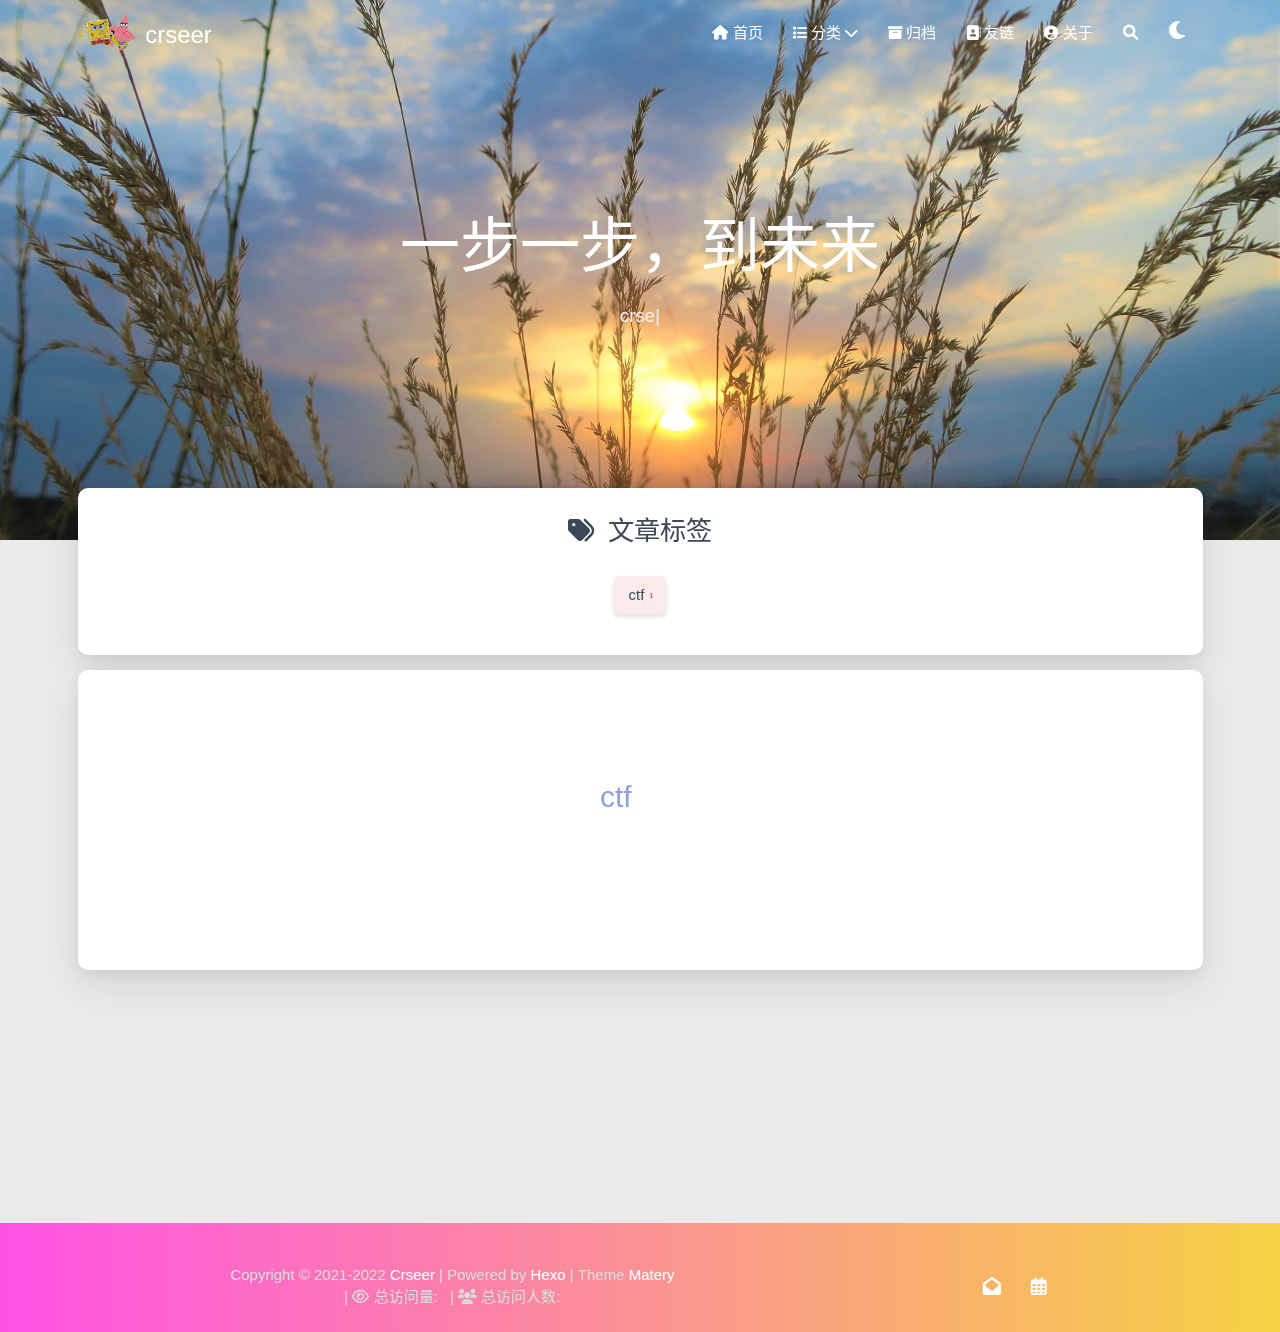
<file: tags/index.html>
<!DOCTYPE HTML>
<html lang="zh-CN">


<head>
    <meta charset="utf-8">
    <meta name="keywords" content="标签, crseer">
    <meta name="description" content="crseer">
    <meta http-equiv="X-UA-Compatible" content="IE=edge">
    <meta name="viewport" content="width=device-width, initial-scale=1.0, user-scalable=no">
    <meta name="renderer" content="webkit|ie-stand|ie-comp">
    <meta name="mobile-web-app-capable" content="yes">
    <meta name="format-detection" content="telephone=no">
    <meta name="apple-mobile-web-app-capable" content="yes">
    <meta name="apple-mobile-web-app-status-bar-style" content="black-translucent">
    <meta name="referrer" content="no-referrer-when-downgrade">
    <!-- Global site tag (gtag.js) - Google Analytics -->


    <title>标签 | crseer</title>
    <link rel="icon" type="image/png" href="/favicon.png">
    


    <!-- bg-cover style     -->



<link rel="stylesheet" type="text/css" href="/libs/awesome/css/all.min.css">
<link rel="stylesheet" type="text/css" href="/libs/materialize/materialize.min.css">
<link rel="stylesheet" type="text/css" href="/libs/aos/aos.css">
<link rel="stylesheet" type="text/css" href="/libs/animate/animate.min.css">
<link rel="stylesheet" type="text/css" href="/libs/lightGallery/css/lightgallery.min.css">
<link rel="stylesheet" type="text/css" href="/css/matery.css">
<link rel="stylesheet" type="text/css" href="/css/my.css">
<link rel="stylesheet" type="text/css" href="/css/dark.css" media="none" onload="if(media!='all')media='all'">




    <link rel="stylesheet" href="/libs/tocbot/tocbot.css">
    <link rel="stylesheet" href="/css/post.css">




    



    <script src="/libs/jquery/jquery-3.6.0.min.js"></script>

<meta name="generator" content="Hexo 6.3.0"></head>


<body>
    <header class="navbar-fixed">
    <nav id="headNav" class="bg-color nav-transparent">
        <div id="navContainer" class="nav-wrapper container">
            <div class="brand-logo">
                <a href="/" class="waves-effect waves-light">
                    
                    <img src="/medias/logo.png" class="logo-img" alt="LOGO">
                    
                    <span class="logo-span">crseer</span>
                </a>
            </div>
            

<a href="#" data-target="mobile-nav" class="sidenav-trigger button-collapse"><i class="fas fa-bars"></i></a>
<ul class="right nav-menu">
  
  <li class="hide-on-med-and-down nav-item">
    
    <a href="/" class="waves-effect waves-light">
      
      <i class="fas fa-home" style="zoom: 0.6;"></i>
      
      <span>首页</span>
    </a>
    
  </li>
  
  <li class="hide-on-med-and-down nav-item">
    
    <a href="/categories" class="waves-effect waves-light">

      
      <i class="fas fa-list" style="zoom: 0.6;"></i>
      
      <span>分类</span>
      <i class="fas fa-chevron-down" aria-hidden="true" style="zoom: 0.6;"></i>
    </a>
    <ul class="sub-nav menus_item_child ">
      
      <li>
        <a href="/tags">
          
          <i class="fas fa-tags" style="margin-top: -20px; zoom: 0.6;"></i>
          
          <span>标签</span>
        </a>
      </li>
      
      <li>
        <a href="/categories/ctf">
          
          <i class="fas fa-flag" style="margin-top: -20px; zoom: 0.6;"></i>
          
          <span>CTF</span>
        </a>
      </li>
      
    </ul>
    
  </li>
  
  <li class="hide-on-med-and-down nav-item">
    
    <a href="/archives" class="waves-effect waves-light">
      
      <i class="fas fa-archive" style="zoom: 0.6;"></i>
      
      <span>归档</span>
    </a>
    
  </li>
  
  <li class="hide-on-med-and-down nav-item">
    
    <a href="/friends" class="waves-effect waves-light">
      
      <i class="fas fa-address-book" style="zoom: 0.6;"></i>
      
      <span>友链</span>
    </a>
    
  </li>
  
  <li class="hide-on-med-and-down nav-item">
    
    <a href="/about" class="waves-effect waves-light">
      
      <i class="fas fa-user-circle" style="zoom: 0.6;"></i>
      
      <span>关于</span>
    </a>
    
  </li>
  
  <li>
    <a href="#searchModal" class="modal-trigger waves-effect waves-light">
      <i id="searchIcon" class="fas fa-search" title="搜索" style="zoom: 0.85;"></i>
    </a>
  </li>
  <li>
    <a href="javascript:;" class="waves-effect waves-light" onclick="switchNightMode()" title="深色/浅色模式" >
      <i id="sum-moon-icon" class="fas fa-sun" style="zoom: 0.85;"></i>
    </a>
  </li>
</ul>


<div id="mobile-nav" class="side-nav sidenav">

    <div class="mobile-head bg-color">
        
        <img src="/medias/logo.png" class="logo-img circle responsive-img">
        
        <div class="logo-name">crseer</div>
        <div class="logo-desc">
            
            Never really desperate, only the lost of the soul.
            
        </div>
    </div>

    <ul class="menu-list mobile-menu-list">
        
        <li class="m-nav-item">
	  
		<a href="/" class="waves-effect waves-light">
			
			    <i class="fa-fw fas fa-home"></i>
			
			首页
		</a>
          
        </li>
        
        <li class="m-nav-item">
	  
		<a href="javascript:;">
			
				<i class="fa-fw fas fa-list"></i>
			
			分类
			<span class="m-icon"><i class="fas fa-chevron-right"></i></span>
		</a>
            <ul  style="background:  ;" >
              
                <li>

                  <a href="/tags " style="margin-left:50px">
				  
				   <i class="fa fas fa-tags" style="position: absolute;left:28px" ></i>
			      
		          <span>标签</span>
                  </a>
                </li>
              
                <li>

                  <a href="/categories/ctf " style="margin-left:50px">
				  
				   <i class="fa fas fa-flag" style="position: absolute;left:28px" ></i>
			      
		          <span>CTF</span>
                  </a>
                </li>
              
            </ul>
          
        </li>
        
        <li class="m-nav-item">
	  
		<a href="/archives" class="waves-effect waves-light">
			
			    <i class="fa-fw fas fa-archive"></i>
			
			归档
		</a>
          
        </li>
        
        <li class="m-nav-item">
	  
		<a href="/friends" class="waves-effect waves-light">
			
			    <i class="fa-fw fas fa-address-book"></i>
			
			友链
		</a>
          
        </li>
        
        <li class="m-nav-item">
	  
		<a href="/about" class="waves-effect waves-light">
			
			    <i class="fa-fw fas fa-user-circle"></i>
			
			关于
		</a>
          
        </li>
        
        
    </ul>
</div>


        </div>

        
    </nav>

</header>

    <div class="bg-cover pd-header about-cover">
    <div class="container">
    <div class="row">
    <div class="col s10 offset-s1 m8 offset-m2 l8 offset-l2">
        <div class="brand">
            <div class="title center-align">
                
                一步一步，到未来
                
            </div>

            <div class="description center-align">
                
                <span id="subtitle"></span>
                <script src="/libs/typed/typed.js"></script>
                <script>
                    var typed = new Typed("#subtitle", {
                        strings: [ 
                            
                                "crseer&#39;s blog",
                            
                                "我见青山多妩媚, 料青山见我应如是。",
                            
                        ],
                        startDelay: 300,
                        typeSpeed: 100,
                        loop: true,
                        backSpeed: 50,
                        showCursor: true
                    });
                </script>
                
            </div>
        </div>
    </div>
</div>


<script>
    $('.bg-cover').css('background-image', 'url(/medias/banner/0.jpg)');
</script>


    </div>
</div>

<main class="content">

    

<div id="tags" class="container chip-container">
    <div class="card">
        <div class="card-content">
            <div class="tag-title center-align">
                <i class="fas fa-tags"></i>&nbsp;&nbsp;文章标签
            </div>
            <div class="tag-chips">
                
                
                <a href="/tags/ctf/" title="ctf: 1">
                    <span class="chip center-align waves-effect waves-light
                             chip-default "
                            data-tagname="ctf" style="background-color: #F9EBEA;">ctf
                        <span class="tag-length">1</span>
                    </span>
                </a>
                
            </div>
        </div>
    </div>
</div>

    
    <link rel="stylesheet" type="text/css" href="/libs/jqcloud/jqcloud.css">
<style type="text/css">
    #tag-wordcloud {
        width: 100%;
        height: 300px;
    }
</style>

<div class="container" data-aos="fade-up">
    <div class="card">
        <div id="tag-wordcloud" class="card-content"></div>
    </div>
</div>

<script type="text/javascript" src="/libs/jqcloud/jqcloud-1.0.4.min.js"></script>
<script type="text/javascript">
    

    $('#tag-wordcloud').jQCloud([{"text":"ctf","weight":1,"link":"/tags/ctf/"}], {
        autoResize: true
    });
</script>

    

</main>


    <footer class="page-footer bg-color">
    
        <link rel="stylesheet" href="/libs/aplayer/APlayer.min.css">
<style>
    .aplayer .aplayer-lrc p {
        
        display: none;
        
        font-size: 12px;
        font-weight: 700;
        line-height: 16px !important;
    }

    .aplayer .aplayer-lrc p.aplayer-lrc-current {
        
        display: none;
        
        font-size: 15px;
        color: #42b983;
    }

    
    .aplayer.aplayer-fixed.aplayer-narrow .aplayer-body {
        left: -66px !important;
    }

    .aplayer.aplayer-fixed.aplayer-narrow .aplayer-body:hover {
        left: 0px !important;
    }

    
</style>
<div class="">
    
    <div class="row">
        <meting-js class="col l8 offset-l2 m10 offset-m1 s12"
                   server="netease"
                   type="playlist"
                   id="2888085740"
                   fixed='true'
                   autoplay='false'
                   theme='#42b983'
                   loop='all'
                   order='random'
                   preload='auto'
                   volume='0.7'
                   list-folded='true'
        >
        </meting-js>
    </div>
</div>

<script src="/libs/aplayer/APlayer.min.js"></script>
<script src="/libs/aplayer/Meting.min.js"></script>

    

    <div class="container row center-align"
         style="margin-bottom: 0px !important;">
        <div class="col s12 m8 l8 copy-right">
            Copyright&nbsp;&copy;
            
                <span id="year">2021-2022</span>
            
            <a href="/about" target="_blank">Crseer</a>
            |&nbsp;Powered by&nbsp;<a href="https://hexo.io/" target="_blank">Hexo</a>
            |&nbsp;Theme&nbsp;<a href="https://github.com/blinkfox/hexo-theme-matery" target="_blank">Matery</a>
            <br>
            
            
            
                
            
            
                <span id="busuanzi_container_site_pv">
                &nbsp;|&nbsp;<i class="far fa-eye"></i>&nbsp;总访问量:&nbsp;
                    <span id="busuanzi_value_site_pv" class="white-color"></span>
            </span>
            
            
                <span id="busuanzi_container_site_uv">
                &nbsp;|&nbsp;<i class="fas fa-users"></i>&nbsp;总访问人数:&nbsp;
                    <span id="busuanzi_value_site_uv" class="white-color"></span>
            </span>
            
            <br>

            <!-- 运行天数提醒. -->
            
            <br>
            
        </div>
        <div class="col s12 m4 l4 social-link social-statis">


    <a href="mailto:487315746@qq.com" class="tooltipped" target="_blank" data-tooltip="邮件联系我" data-position="top" data-delay="50">
        <i class="fas fa-envelope-open"></i>
    </a>















    <a href="https://crseer.github.io/archives/" class="tooltipped" target="_blank" data-tooltip="文章" data-position="top" data-delay="50">
        <i class="far fa-calendar-alt"></i>
    </a>

</div>
    </div>
</footer>

<div class="progress-bar"></div>


    <!-- 搜索遮罩框 -->
<div id="searchModal" class="modal">
    <div class="modal-content">
        <div class="search-header">
            <span class="title"><i class="fas fa-search"></i>&nbsp;&nbsp;搜索</span>
            <input type="search" id="searchInput" name="s" placeholder="请输入搜索的关键字"
                   class="search-input">
        </div>
        <div id="searchResult"></div>
    </div>
</div>

<script type="text/javascript">
$(function () {
    var searchFunc = function (path, search_id, content_id) {
        'use strict';
        $.ajax({
            url: path,
            dataType: "xml",
            success: function (xmlResponse) {
                // get the contents from search data
                var datas = $("entry", xmlResponse).map(function () {
                    return {
                        title: $("title", this).text(),
                        content: $("content", this).text(),
                        url: $("url", this).text()
                    };
                }).get();
                var $input = document.getElementById(search_id);
                var $resultContent = document.getElementById(content_id);
                $input.addEventListener('input', function () {
                    var str = '<ul class=\"search-result-list\">';
                    var keywords = this.value.trim().toLowerCase().split(/[\s\-]+/);
                    $resultContent.innerHTML = "";
                    if (this.value.trim().length <= 0) {
                        return;
                    }
                    // perform local searching
                    datas.forEach(function (data) {
                        var isMatch = true;
                        var data_title = data.title.trim().toLowerCase();
                        var data_content = data.content.trim().replace(/<[^>]+>/g, "").toLowerCase();
                        var data_url = data.url;
                        data_url = data_url.indexOf('/') === 0 ? data.url : '/' + data_url;
                        var index_title = -1;
                        var index_content = -1;
                        var first_occur = -1;
                        // only match artiles with not empty titles and contents
                        if (data_title !== '' && data_content !== '') {
                            keywords.forEach(function (keyword, i) {
                                index_title = data_title.indexOf(keyword);
                                index_content = data_content.indexOf(keyword);
                                if (index_title < 0 && index_content < 0) {
                                    isMatch = false;
                                } else {
                                    if (index_content < 0) {
                                        index_content = 0;
                                    }
                                    if (i === 0) {
                                        first_occur = index_content;
                                    }
                                }
                            });
                        }
                        // show search results
                        if (isMatch) {
                            str += "<li><a href='" + data_url + "' class='search-result-title'>" + data_title + "</a>";
                            var content = data.content.trim().replace(/<[^>]+>/g, "");
                            if (first_occur >= 0) {
                                // cut out 100 characters
                                var start = first_occur - 20;
                                var end = first_occur + 80;
                                if (start < 0) {
                                    start = 0;
                                }
                                if (start === 0) {
                                    end = 100;
                                }
                                if (end > content.length) {
                                    end = content.length;
                                }
                                var match_content = content.substr(start, end);
                                // highlight all keywords
                                keywords.forEach(function (keyword) {
                                    var regS = new RegExp(keyword, "gi");
                                    match_content = match_content.replace(regS, "<em class=\"search-keyword\">" + keyword + "</em>");
                                });

                                str += "<p class=\"search-result\">" + match_content + "...</p>"
                            }
                            str += "</li>";
                        }
                    });
                    str += "</ul>";
                    $resultContent.innerHTML = str;
                });
            }
        });
    };

    searchFunc('/search.xml', 'searchInput', 'searchResult');
});
</script>

    <!-- 白天和黑夜主题 -->
<div class="stars-con">
    <div id="stars"></div>
    <div id="stars2"></div>
    <div id="stars3"></div>  
</div>

<script>
    function switchNightMode() {
        $('<div class="Cuteen_DarkSky"><div class="Cuteen_DarkPlanet"></div></div>').appendTo($('body')),
        setTimeout(function () {
            $('body').hasClass('DarkMode') 
            ? ($('body').removeClass('DarkMode'), localStorage.setItem('isDark', '0'), $('#sum-moon-icon').removeClass("fa-sun").addClass('fa-moon')) 
            : ($('body').addClass('DarkMode'), localStorage.setItem('isDark', '1'), $('#sum-moon-icon').addClass("fa-sun").removeClass('fa-moon')),
            
            setTimeout(function () {
            $('.Cuteen_DarkSky').fadeOut(1e3, function () {
                $(this).remove()
            })
            }, 2e3)
        })
    }
</script>

    <!-- 回到顶部按钮 -->
<div id="backTop" class="top-scroll">
    <a class="btn-floating btn-large waves-effect waves-light" href="#!">
        <i class="fas fa-arrow-up"></i>
    </a>
</div>


    <script src="/libs/materialize/materialize.min.js"></script>
    <script src="/libs/masonry/masonry.pkgd.min.js"></script>
    <script src="/libs/aos/aos.js"></script>
    <script src="/libs/scrollprogress/scrollProgress.min.js"></script>
    <script src="/libs/lightGallery/js/lightgallery-all.min.js"></script>
    <script src="/js/matery.js"></script>

    

    

    <!-- 雪花特效 -->
    

    <!-- 鼠标星星特效 -->
    

     
        <script src="https://ssl.captcha.qq.com/TCaptcha.js"></script>
        <script src="/libs/others/TencentCaptcha.js"></script>
        <button id="TencentCaptcha" data-appid="xxxxxxxxxx" data-cbfn="callback" type="button" hidden></button>
    

    <!-- Baidu Analytics -->

    <!-- Baidu Push -->

<script>
    (function () {
        var bp = document.createElement('script');
        var curProtocol = window.location.protocol.split(':')[0];
        if (curProtocol === 'https') {
            bp.src = 'https://zz.bdstatic.com/linksubmit/push.js';
        } else {
            bp.src = 'http://push.zhanzhang.baidu.com/push.js';
        }
        var s = document.getElementsByTagName("script")[0];
        s.parentNode.insertBefore(bp, s);
    })();
</script>

    
    <script src="/libs/others/clicklove.js" async="async"></script>
    
    
    <script async src="/libs/others/busuanzi.pure.mini.js"></script>
    

    

    

    <!--腾讯兔小巢-->
    
    

    

    

    
    <script src="/libs/instantpage/instantpage.js" type="module"></script>
    

</body>

</html>
</file>
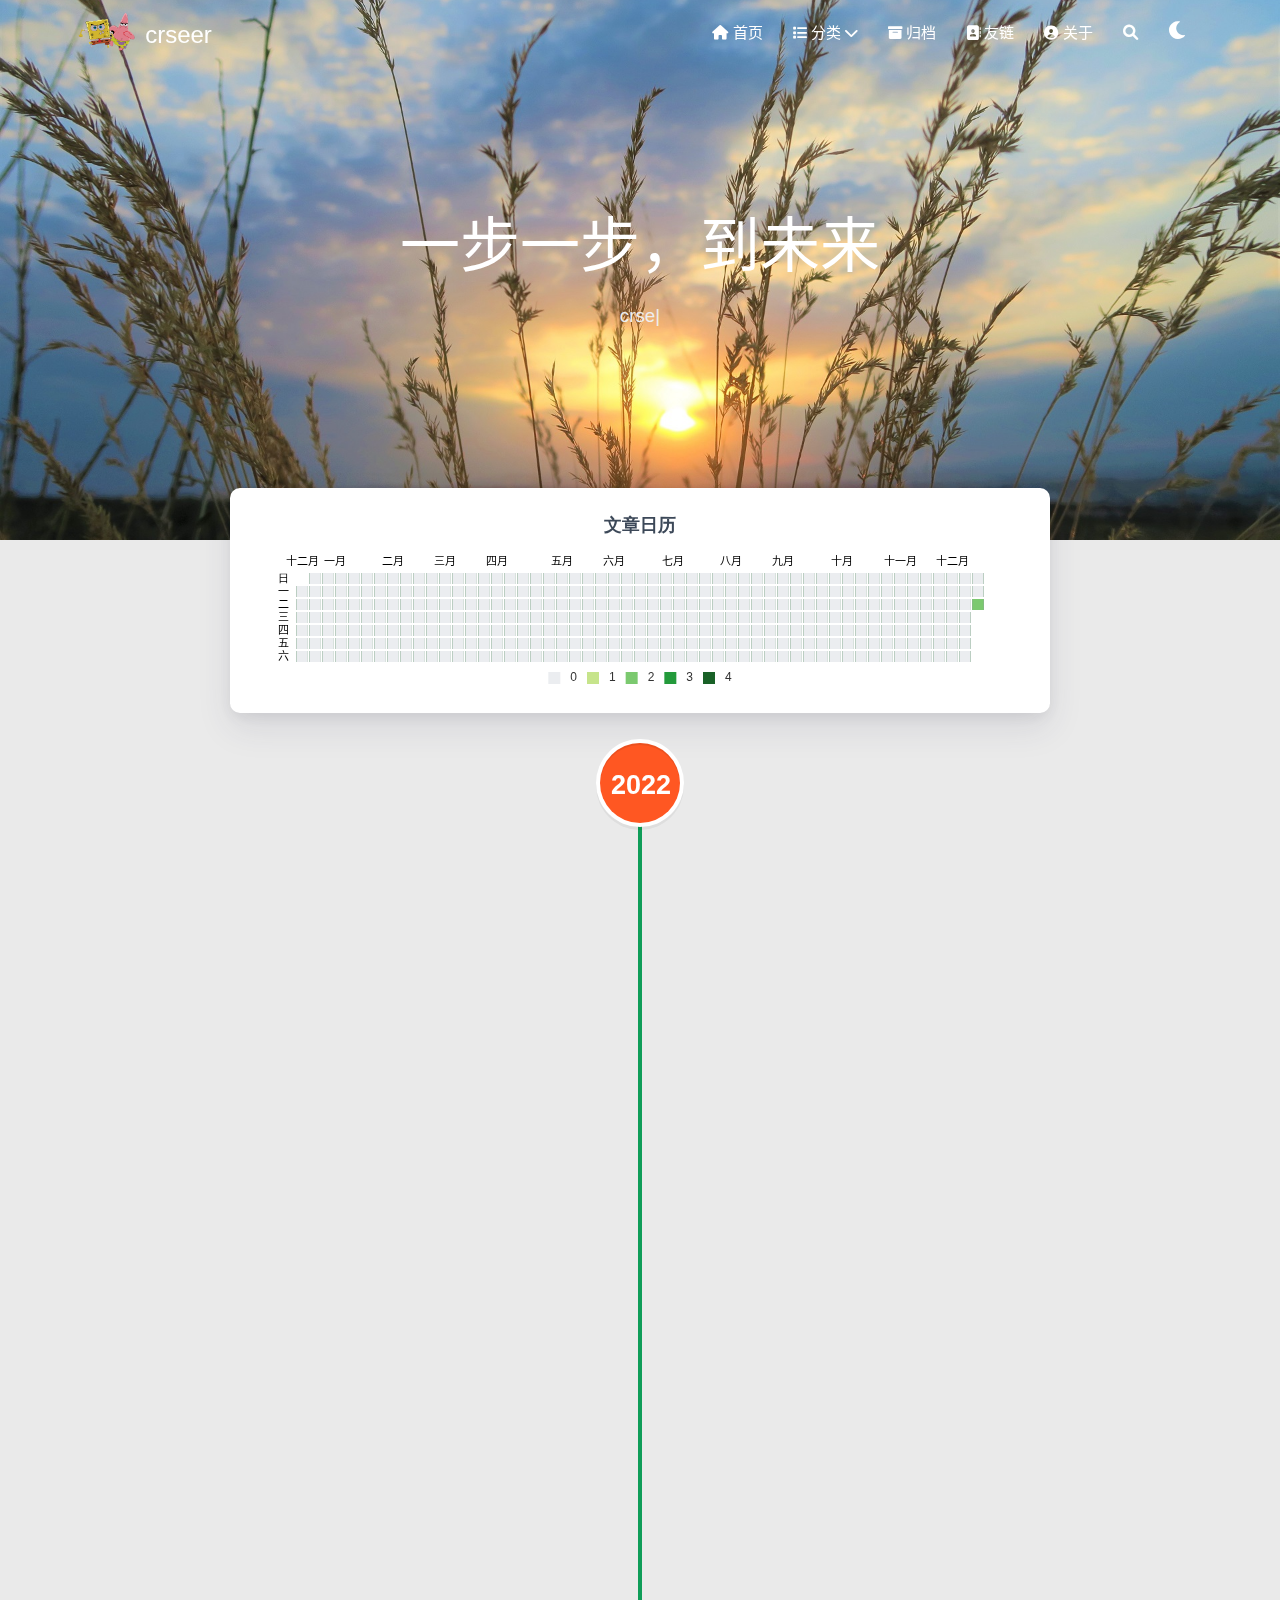
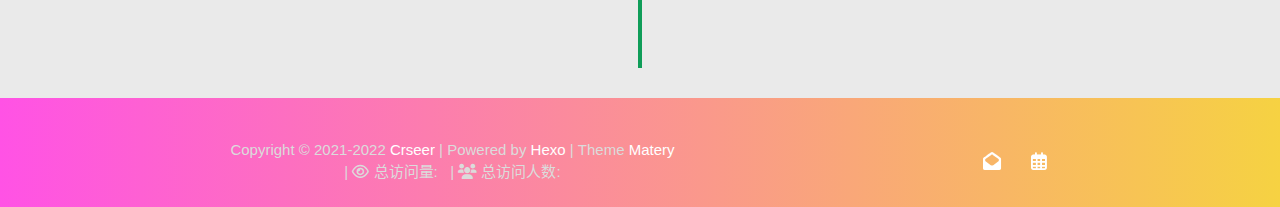
<file: archives/2022/index.html>
<!DOCTYPE HTML>
<html lang="zh-CN">


<head>
    <meta charset="utf-8">
    <meta name="keywords" content="归档: 2022, crseer">
    <meta name="description" content="crseer">
    <meta http-equiv="X-UA-Compatible" content="IE=edge">
    <meta name="viewport" content="width=device-width, initial-scale=1.0, user-scalable=no">
    <meta name="renderer" content="webkit|ie-stand|ie-comp">
    <meta name="mobile-web-app-capable" content="yes">
    <meta name="format-detection" content="telephone=no">
    <meta name="apple-mobile-web-app-capable" content="yes">
    <meta name="apple-mobile-web-app-status-bar-style" content="black-translucent">
    <meta name="referrer" content="no-referrer-when-downgrade">
    <!-- Global site tag (gtag.js) - Google Analytics -->


    <title>归档: 2022 | crseer</title>
    <link rel="icon" type="image/png" href="/favicon.png">
    


    <!-- bg-cover style     -->



<link rel="stylesheet" type="text/css" href="/libs/awesome/css/all.min.css">
<link rel="stylesheet" type="text/css" href="/libs/materialize/materialize.min.css">
<link rel="stylesheet" type="text/css" href="/libs/aos/aos.css">
<link rel="stylesheet" type="text/css" href="/libs/animate/animate.min.css">
<link rel="stylesheet" type="text/css" href="/libs/lightGallery/css/lightgallery.min.css">
<link rel="stylesheet" type="text/css" href="/css/matery.css">
<link rel="stylesheet" type="text/css" href="/css/my.css">
<link rel="stylesheet" type="text/css" href="/css/dark.css" media="none" onload="if(media!='all')media='all'">




    <link rel="stylesheet" href="/libs/tocbot/tocbot.css">
    <link rel="stylesheet" href="/css/post.css">




    



    <script src="/libs/jquery/jquery-3.6.0.min.js"></script>

<meta name="generator" content="Hexo 6.3.0"></head>


<body>
    <header class="navbar-fixed">
    <nav id="headNav" class="bg-color nav-transparent">
        <div id="navContainer" class="nav-wrapper container">
            <div class="brand-logo">
                <a href="/" class="waves-effect waves-light">
                    
                    <img src="/medias/logo.png" class="logo-img" alt="LOGO">
                    
                    <span class="logo-span">crseer</span>
                </a>
            </div>
            

<a href="#" data-target="mobile-nav" class="sidenav-trigger button-collapse"><i class="fas fa-bars"></i></a>
<ul class="right nav-menu">
  
  <li class="hide-on-med-and-down nav-item">
    
    <a href="/" class="waves-effect waves-light">
      
      <i class="fas fa-home" style="zoom: 0.6;"></i>
      
      <span>首页</span>
    </a>
    
  </li>
  
  <li class="hide-on-med-and-down nav-item">
    
    <a href="/categories" class="waves-effect waves-light">

      
      <i class="fas fa-list" style="zoom: 0.6;"></i>
      
      <span>分类</span>
      <i class="fas fa-chevron-down" aria-hidden="true" style="zoom: 0.6;"></i>
    </a>
    <ul class="sub-nav menus_item_child ">
      
      <li>
        <a href="/tags">
          
          <i class="fas fa-tags" style="margin-top: -20px; zoom: 0.6;"></i>
          
          <span>标签</span>
        </a>
      </li>
      
      <li>
        <a href="/categories/ctf">
          
          <i class="fas fa-flag" style="margin-top: -20px; zoom: 0.6;"></i>
          
          <span>CTF</span>
        </a>
      </li>
      
    </ul>
    
  </li>
  
  <li class="hide-on-med-and-down nav-item">
    
    <a href="/archives" class="waves-effect waves-light">
      
      <i class="fas fa-archive" style="zoom: 0.6;"></i>
      
      <span>归档</span>
    </a>
    
  </li>
  
  <li class="hide-on-med-and-down nav-item">
    
    <a href="/friends" class="waves-effect waves-light">
      
      <i class="fas fa-address-book" style="zoom: 0.6;"></i>
      
      <span>友链</span>
    </a>
    
  </li>
  
  <li class="hide-on-med-and-down nav-item">
    
    <a href="/about" class="waves-effect waves-light">
      
      <i class="fas fa-user-circle" style="zoom: 0.6;"></i>
      
      <span>关于</span>
    </a>
    
  </li>
  
  <li>
    <a href="#searchModal" class="modal-trigger waves-effect waves-light">
      <i id="searchIcon" class="fas fa-search" title="搜索" style="zoom: 0.85;"></i>
    </a>
  </li>
  <li>
    <a href="javascript:;" class="waves-effect waves-light" onclick="switchNightMode()" title="深色/浅色模式" >
      <i id="sum-moon-icon" class="fas fa-sun" style="zoom: 0.85;"></i>
    </a>
  </li>
</ul>


<div id="mobile-nav" class="side-nav sidenav">

    <div class="mobile-head bg-color">
        
        <img src="/medias/logo.png" class="logo-img circle responsive-img">
        
        <div class="logo-name">crseer</div>
        <div class="logo-desc">
            
            Never really desperate, only the lost of the soul.
            
        </div>
    </div>

    <ul class="menu-list mobile-menu-list">
        
        <li class="m-nav-item">
	  
		<a href="/" class="waves-effect waves-light">
			
			    <i class="fa-fw fas fa-home"></i>
			
			首页
		</a>
          
        </li>
        
        <li class="m-nav-item">
	  
		<a href="javascript:;">
			
				<i class="fa-fw fas fa-list"></i>
			
			分类
			<span class="m-icon"><i class="fas fa-chevron-right"></i></span>
		</a>
            <ul  style="background:  ;" >
              
                <li>

                  <a href="/tags " style="margin-left:50px">
				  
				   <i class="fa fas fa-tags" style="position: absolute;left:28px" ></i>
			      
		          <span>标签</span>
                  </a>
                </li>
              
                <li>

                  <a href="/categories/ctf " style="margin-left:50px">
				  
				   <i class="fa fas fa-flag" style="position: absolute;left:28px" ></i>
			      
		          <span>CTF</span>
                  </a>
                </li>
              
            </ul>
          
        </li>
        
        <li class="m-nav-item">
	  
		<a href="/archives" class="waves-effect waves-light">
			
			    <i class="fa-fw fas fa-archive"></i>
			
			归档
		</a>
          
        </li>
        
        <li class="m-nav-item">
	  
		<a href="/friends" class="waves-effect waves-light">
			
			    <i class="fa-fw fas fa-address-book"></i>
			
			友链
		</a>
          
        </li>
        
        <li class="m-nav-item">
	  
		<a href="/about" class="waves-effect waves-light">
			
			    <i class="fa-fw fas fa-user-circle"></i>
			
			关于
		</a>
          
        </li>
        
        
    </ul>
</div>


        </div>

        
    </nav>

</header>

    <div class="bg-cover pd-header about-cover">
    <div class="container">
    <div class="row">
    <div class="col s10 offset-s1 m8 offset-m2 l8 offset-l2">
        <div class="brand">
            <div class="title center-align">
                
                一步一步，到未来
                
            </div>

            <div class="description center-align">
                
                <span id="subtitle"></span>
                <script src="/libs/typed/typed.js"></script>
                <script>
                    var typed = new Typed("#subtitle", {
                        strings: [ 
                            
                                "crseer&#39;s blog",
                            
                                "我见青山多妩媚, 料青山见我应如是。",
                            
                        ],
                        startDelay: 300,
                        typeSpeed: 100,
                        loop: true,
                        backSpeed: 50,
                        showCursor: true
                    });
                </script>
                
            </div>
        </div>
    </div>
</div>


<script>
    $('.bg-cover').css('background-image', 'url(/medias/banner/0.jpg)');
</script>


    </div>
</div>

<main class="content">

    
    <div class="container archive-calendar">
    <div class="card">
        <div id="post-calendar" class="card-content"></div>
    </div>
</div>

<script type="text/javascript" src="/libs/echarts/echarts.min.js"></script>
<script type="text/javascript">
    let myChart = echarts.init(document.getElementById('post-calendar'));

    

    let option = {
        title: {
            top: 0,
            text: '文章日历',
            left: 'center',
            textStyle: {
                color: '#3C4858'
            }
        },
        tooltip: {
            padding: 10,
            backgroundColor: '#555',
            borderColor: '#777',
            borderWidth: 1,
            formatter: function (obj) {
                var value = obj.value;
                return '<div style="font-size: 14px;">' + value[0] + '：' + value[1] + '</div>';
            }
        },
        visualMap: {
            show: true,
            showLabel: true,
            categories: [0, 1, 2, 3, 4],
            calculable: true,
            inRange: {
                symbol: 'rect',
                color: ['#ebedf0', '#c6e48b', '#7bc96f', '#239a3b', '#196127']
            },
            itemWidth: 12,
            itemHeight: 12,
            orient: 'horizontal',
            left: 'center',
            bottom: 0
        },
        calendar: [{
            left: 'center',
            range: ["2021-12-27", "2022-12-27"],
            cellSize: [13, 13],
            splitLine: {
                show: false
            },
            itemStyle: {
                color: '#196127',
                borderColor: '#fff',
                borderWidth: 2
            },
            yearLabel: {
                show: false
            },
            monthLabel: {
                nameMap: 'cn',
                fontSize: 11
            },
            dayLabel: {
                formatter: '{start}  1st',
                nameMap: 'cn',
                fontSize: 11
            }
        }],
        series: [{
            type: 'heatmap',
            coordinateSystem: 'calendar',
            calendarIndex: 0,
            data: [["2021-12-27", 0], ["2021-12-28", 0], ["2021-12-29", 0], ["2021-12-30", 0], ["2021-12-31", 0], ["2022-01-01", 0], ["2022-01-02", 0], ["2022-01-03", 0], ["2022-01-04", 0], ["2022-01-05", 0], ["2022-01-06", 0], ["2022-01-07", 0], ["2022-01-08", 0], ["2022-01-09", 0], ["2022-01-10", 0], ["2022-01-11", 0], ["2022-01-12", 0], ["2022-01-13", 0], ["2022-01-14", 0], ["2022-01-15", 0], ["2022-01-16", 0], ["2022-01-17", 0], ["2022-01-18", 0], ["2022-01-19", 0], ["2022-01-20", 0], ["2022-01-21", 0], ["2022-01-22", 0], ["2022-01-23", 0], ["2022-01-24", 0], ["2022-01-25", 0], ["2022-01-26", 0], ["2022-01-27", 0], ["2022-01-28", 0], ["2022-01-29", 0], ["2022-01-30", 0], ["2022-01-31", 0], ["2022-02-01", 0], ["2022-02-02", 0], ["2022-02-03", 0], ["2022-02-04", 0], ["2022-02-05", 0], ["2022-02-06", 0], ["2022-02-07", 0], ["2022-02-08", 0], ["2022-02-09", 0], ["2022-02-10", 0], ["2022-02-11", 0], ["2022-02-12", 0], ["2022-02-13", 0], ["2022-02-14", 0], ["2022-02-15", 0], ["2022-02-16", 0], ["2022-02-17", 0], ["2022-02-18", 0], ["2022-02-19", 0], ["2022-02-20", 0], ["2022-02-21", 0], ["2022-02-22", 0], ["2022-02-23", 0], ["2022-02-24", 0], ["2022-02-25", 0], ["2022-02-26", 0], ["2022-02-27", 0], ["2022-02-28", 0], ["2022-03-01", 0], ["2022-03-02", 0], ["2022-03-03", 0], ["2022-03-04", 0], ["2022-03-05", 0], ["2022-03-06", 0], ["2022-03-07", 0], ["2022-03-08", 0], ["2022-03-09", 0], ["2022-03-10", 0], ["2022-03-11", 0], ["2022-03-12", 0], ["2022-03-13", 0], ["2022-03-14", 0], ["2022-03-15", 0], ["2022-03-16", 0], ["2022-03-17", 0], ["2022-03-18", 0], ["2022-03-19", 0], ["2022-03-20", 0], ["2022-03-21", 0], ["2022-03-22", 0], ["2022-03-23", 0], ["2022-03-24", 0], ["2022-03-25", 0], ["2022-03-26", 0], ["2022-03-27", 0], ["2022-03-28", 0], ["2022-03-29", 0], ["2022-03-30", 0], ["2022-03-31", 0], ["2022-04-01", 0], ["2022-04-02", 0], ["2022-04-03", 0], ["2022-04-04", 0], ["2022-04-05", 0], ["2022-04-06", 0], ["2022-04-07", 0], ["2022-04-08", 0], ["2022-04-09", 0], ["2022-04-10", 0], ["2022-04-11", 0], ["2022-04-12", 0], ["2022-04-13", 0], ["2022-04-14", 0], ["2022-04-15", 0], ["2022-04-16", 0], ["2022-04-17", 0], ["2022-04-18", 0], ["2022-04-19", 0], ["2022-04-20", 0], ["2022-04-21", 0], ["2022-04-22", 0], ["2022-04-23", 0], ["2022-04-24", 0], ["2022-04-25", 0], ["2022-04-26", 0], ["2022-04-27", 0], ["2022-04-28", 0], ["2022-04-29", 0], ["2022-04-30", 0], ["2022-05-01", 0], ["2022-05-02", 0], ["2022-05-03", 0], ["2022-05-04", 0], ["2022-05-05", 0], ["2022-05-06", 0], ["2022-05-07", 0], ["2022-05-08", 0], ["2022-05-09", 0], ["2022-05-10", 0], ["2022-05-11", 0], ["2022-05-12", 0], ["2022-05-13", 0], ["2022-05-14", 0], ["2022-05-15", 0], ["2022-05-16", 0], ["2022-05-17", 0], ["2022-05-18", 0], ["2022-05-19", 0], ["2022-05-20", 0], ["2022-05-21", 0], ["2022-05-22", 0], ["2022-05-23", 0], ["2022-05-24", 0], ["2022-05-25", 0], ["2022-05-26", 0], ["2022-05-27", 0], ["2022-05-28", 0], ["2022-05-29", 0], ["2022-05-30", 0], ["2022-05-31", 0], ["2022-06-01", 0], ["2022-06-02", 0], ["2022-06-03", 0], ["2022-06-04", 0], ["2022-06-05", 0], ["2022-06-06", 0], ["2022-06-07", 0], ["2022-06-08", 0], ["2022-06-09", 0], ["2022-06-10", 0], ["2022-06-11", 0], ["2022-06-12", 0], ["2022-06-13", 0], ["2022-06-14", 0], ["2022-06-15", 0], ["2022-06-16", 0], ["2022-06-17", 0], ["2022-06-18", 0], ["2022-06-19", 0], ["2022-06-20", 0], ["2022-06-21", 0], ["2022-06-22", 0], ["2022-06-23", 0], ["2022-06-24", 0], ["2022-06-25", 0], ["2022-06-26", 0], ["2022-06-27", 0], ["2022-06-28", 0], ["2022-06-29", 0], ["2022-06-30", 0], ["2022-07-01", 0], ["2022-07-02", 0], ["2022-07-03", 0], ["2022-07-04", 0], ["2022-07-05", 0], ["2022-07-06", 0], ["2022-07-07", 0], ["2022-07-08", 0], ["2022-07-09", 0], ["2022-07-10", 0], ["2022-07-11", 0], ["2022-07-12", 0], ["2022-07-13", 0], ["2022-07-14", 0], ["2022-07-15", 0], ["2022-07-16", 0], ["2022-07-17", 0], ["2022-07-18", 0], ["2022-07-19", 0], ["2022-07-20", 0], ["2022-07-21", 0], ["2022-07-22", 0], ["2022-07-23", 0], ["2022-07-24", 0], ["2022-07-25", 0], ["2022-07-26", 0], ["2022-07-27", 0], ["2022-07-28", 0], ["2022-07-29", 0], ["2022-07-30", 0], ["2022-07-31", 0], ["2022-08-01", 0], ["2022-08-02", 0], ["2022-08-03", 0], ["2022-08-04", 0], ["2022-08-05", 0], ["2022-08-06", 0], ["2022-08-07", 0], ["2022-08-08", 0], ["2022-08-09", 0], ["2022-08-10", 0], ["2022-08-11", 0], ["2022-08-12", 0], ["2022-08-13", 0], ["2022-08-14", 0], ["2022-08-15", 0], ["2022-08-16", 0], ["2022-08-17", 0], ["2022-08-18", 0], ["2022-08-19", 0], ["2022-08-20", 0], ["2022-08-21", 0], ["2022-08-22", 0], ["2022-08-23", 0], ["2022-08-24", 0], ["2022-08-25", 0], ["2022-08-26", 0], ["2022-08-27", 0], ["2022-08-28", 0], ["2022-08-29", 0], ["2022-08-30", 0], ["2022-08-31", 0], ["2022-09-01", 0], ["2022-09-02", 0], ["2022-09-03", 0], ["2022-09-04", 0], ["2022-09-05", 0], ["2022-09-06", 0], ["2022-09-07", 0], ["2022-09-08", 0], ["2022-09-09", 0], ["2022-09-10", 0], ["2022-09-11", 0], ["2022-09-12", 0], ["2022-09-13", 0], ["2022-09-14", 0], ["2022-09-15", 0], ["2022-09-16", 0], ["2022-09-17", 0], ["2022-09-18", 0], ["2022-09-19", 0], ["2022-09-20", 0], ["2022-09-21", 0], ["2022-09-22", 0], ["2022-09-23", 0], ["2022-09-24", 0], ["2022-09-25", 0], ["2022-09-26", 0], ["2022-09-27", 0], ["2022-09-28", 0], ["2022-09-29", 0], ["2022-09-30", 0], ["2022-10-01", 0], ["2022-10-02", 0], ["2022-10-03", 0], ["2022-10-04", 0], ["2022-10-05", 0], ["2022-10-06", 0], ["2022-10-07", 0], ["2022-10-08", 0], ["2022-10-09", 0], ["2022-10-10", 0], ["2022-10-11", 0], ["2022-10-12", 0], ["2022-10-13", 0], ["2022-10-14", 0], ["2022-10-15", 0], ["2022-10-16", 0], ["2022-10-17", 0], ["2022-10-18", 0], ["2022-10-19", 0], ["2022-10-20", 0], ["2022-10-21", 0], ["2022-10-22", 0], ["2022-10-23", 0], ["2022-10-24", 0], ["2022-10-25", 0], ["2022-10-26", 0], ["2022-10-27", 0], ["2022-10-28", 0], ["2022-10-29", 0], ["2022-10-30", 0], ["2022-10-31", 0], ["2022-11-01", 0], ["2022-11-02", 0], ["2022-11-03", 0], ["2022-11-04", 0], ["2022-11-05", 0], ["2022-11-06", 0], ["2022-11-07", 0], ["2022-11-08", 0], ["2022-11-09", 0], ["2022-11-10", 0], ["2022-11-11", 0], ["2022-11-12", 0], ["2022-11-13", 0], ["2022-11-14", 0], ["2022-11-15", 0], ["2022-11-16", 0], ["2022-11-17", 0], ["2022-11-18", 0], ["2022-11-19", 0], ["2022-11-20", 0], ["2022-11-21", 0], ["2022-11-22", 0], ["2022-11-23", 0], ["2022-11-24", 0], ["2022-11-25", 0], ["2022-11-26", 0], ["2022-11-27", 0], ["2022-11-28", 0], ["2022-11-29", 0], ["2022-11-30", 0], ["2022-12-01", 0], ["2022-12-02", 0], ["2022-12-03", 0], ["2022-12-04", 0], ["2022-12-05", 0], ["2022-12-06", 0], ["2022-12-07", 0], ["2022-12-08", 0], ["2022-12-09", 0], ["2022-12-10", 0], ["2022-12-11", 0], ["2022-12-12", 0], ["2022-12-13", 0], ["2022-12-14", 0], ["2022-12-15", 0], ["2022-12-16", 0], ["2022-12-17", 0], ["2022-12-18", 0], ["2022-12-19", 0], ["2022-12-20", 0], ["2022-12-21", 0], ["2022-12-22", 0], ["2022-12-23", 0], ["2022-12-24", 0], ["2022-12-25", 0], ["2022-12-26", 0], ["2022-12-27", 2]]
        }]

    };

    myChart.setOption(option);
</script>

    

    

    <div id="cd-timeline" class="container">
        
        <div class="cd-timeline-block">

            
            
            
            <div class="cd-timeline-img year" data-aos="zoom-in-up">
                <a href="/archives/2022">2022</a>
            </div>
            

            
            
            
            <div class="cd-timeline-img month" data-aos="zoom-in-up">
                <a href="/archives/2022/12">12</a>
            </div>
            

            
            <div class="cd-timeline-img day" data-aos="zoom-in-up">
                <span>27</span>
            </div>
            <article class="cd-timeline-content" data-aos="fade-up">
                <div class="article col s12 m6">
                    <div class="card">
                        <a href="/2022/12/27/test/">
                            <div class="card-image">
                                
                                
                                <img src="/medias/featureimages/10.jpg" class="responsive-img" alt="test">
                                
                                <span class="card-title">test</span>
                            </div>
                        </a>
                        <div class="card-content article-content">
                            <div class="summary block-with-text">
                                
                                    测试

                                
                            </div>
                            <div class="publish-info">
                                <span class="publish-date">
                                    <i class="far fa-clock fa-fw icon-date"></i>2022-12-27
                                </span>
                                <span class="publish-author">
                                    
                                    <i class="fas fa-bookmark fa-fw icon-category"></i>
                                    
                                    <a href="/categories/ctf/" class="post-category">
                                    ctf
                                    </a>
                                    
                                    
                                </span>
                            </div>
                        </div>

                        
                        <div class="card-action article-tags">
                            
                            <a href="/tags/ctf/"><span class="chip bg-color">ctf</span></a>
                            
                        </div>
                        
                    </div>
                </div>
            </article>
        </div>
        
        <div class="cd-timeline-block">

            
            

            
            

            
            <div class="cd-timeline-img day" data-aos="zoom-in-up">
                <span>27</span>
            </div>
            <article class="cd-timeline-content" data-aos="fade-up">
                <div class="article col s12 m6">
                    <div class="card">
                        <a href="/2022/12/27/hello-world/">
                            <div class="card-image">
                                
                                
                                <img src="/medias/featureimages/12.jpg" class="responsive-img" alt="Hello World">
                                
                                <span class="card-title">Hello World</span>
                            </div>
                        </a>
                        <div class="card-content article-content">
                            <div class="summary block-with-text">
                                
                                    Welcome to Hexo! This is your very first post. Check documentation for more info. If you get any problems when using Hex
                                
                            </div>
                            <div class="publish-info">
                                <span class="publish-date">
                                    <i class="far fa-clock fa-fw icon-date"></i>2022-12-27
                                </span>
                                <span class="publish-author">
                                    
                                    <i class="fas fa-user fa-fw"></i>
                                    Crseer
                                    
                                </span>
                            </div>
                        </div>

                        
                    </div>
                </div>
            </article>
        </div>
        
    </div>

</main>




    <footer class="page-footer bg-color">
    
        <link rel="stylesheet" href="/libs/aplayer/APlayer.min.css">
<style>
    .aplayer .aplayer-lrc p {
        
        display: none;
        
        font-size: 12px;
        font-weight: 700;
        line-height: 16px !important;
    }

    .aplayer .aplayer-lrc p.aplayer-lrc-current {
        
        display: none;
        
        font-size: 15px;
        color: #42b983;
    }

    
    .aplayer.aplayer-fixed.aplayer-narrow .aplayer-body {
        left: -66px !important;
    }

    .aplayer.aplayer-fixed.aplayer-narrow .aplayer-body:hover {
        left: 0px !important;
    }

    
</style>
<div class="">
    
    <div class="row">
        <meting-js class="col l8 offset-l2 m10 offset-m1 s12"
                   server="netease"
                   type="playlist"
                   id="2888085740"
                   fixed='true'
                   autoplay='false'
                   theme='#42b983'
                   loop='all'
                   order='random'
                   preload='auto'
                   volume='0.7'
                   list-folded='true'
        >
        </meting-js>
    </div>
</div>

<script src="/libs/aplayer/APlayer.min.js"></script>
<script src="/libs/aplayer/Meting.min.js"></script>

    

    <div class="container row center-align"
         style="margin-bottom: 0px !important;">
        <div class="col s12 m8 l8 copy-right">
            Copyright&nbsp;&copy;
            
                <span id="year">2021-2022</span>
            
            <a href="/about" target="_blank">Crseer</a>
            |&nbsp;Powered by&nbsp;<a href="https://hexo.io/" target="_blank">Hexo</a>
            |&nbsp;Theme&nbsp;<a href="https://github.com/blinkfox/hexo-theme-matery" target="_blank">Matery</a>
            <br>
            
            
            
                
            
            
                <span id="busuanzi_container_site_pv">
                &nbsp;|&nbsp;<i class="far fa-eye"></i>&nbsp;总访问量:&nbsp;
                    <span id="busuanzi_value_site_pv" class="white-color"></span>
            </span>
            
            
                <span id="busuanzi_container_site_uv">
                &nbsp;|&nbsp;<i class="fas fa-users"></i>&nbsp;总访问人数:&nbsp;
                    <span id="busuanzi_value_site_uv" class="white-color"></span>
            </span>
            
            <br>

            <!-- 运行天数提醒. -->
            
            <br>
            
        </div>
        <div class="col s12 m4 l4 social-link social-statis">


    <a href="mailto:487315746@qq.com" class="tooltipped" target="_blank" data-tooltip="邮件联系我" data-position="top" data-delay="50">
        <i class="fas fa-envelope-open"></i>
    </a>















    <a href="https://crseer.github.io/archives/" class="tooltipped" target="_blank" data-tooltip="文章" data-position="top" data-delay="50">
        <i class="far fa-calendar-alt"></i>
    </a>

</div>
    </div>
</footer>

<div class="progress-bar"></div>


    <!-- 搜索遮罩框 -->
<div id="searchModal" class="modal">
    <div class="modal-content">
        <div class="search-header">
            <span class="title"><i class="fas fa-search"></i>&nbsp;&nbsp;搜索</span>
            <input type="search" id="searchInput" name="s" placeholder="请输入搜索的关键字"
                   class="search-input">
        </div>
        <div id="searchResult"></div>
    </div>
</div>

<script type="text/javascript">
$(function () {
    var searchFunc = function (path, search_id, content_id) {
        'use strict';
        $.ajax({
            url: path,
            dataType: "xml",
            success: function (xmlResponse) {
                // get the contents from search data
                var datas = $("entry", xmlResponse).map(function () {
                    return {
                        title: $("title", this).text(),
                        content: $("content", this).text(),
                        url: $("url", this).text()
                    };
                }).get();
                var $input = document.getElementById(search_id);
                var $resultContent = document.getElementById(content_id);
                $input.addEventListener('input', function () {
                    var str = '<ul class=\"search-result-list\">';
                    var keywords = this.value.trim().toLowerCase().split(/[\s\-]+/);
                    $resultContent.innerHTML = "";
                    if (this.value.trim().length <= 0) {
                        return;
                    }
                    // perform local searching
                    datas.forEach(function (data) {
                        var isMatch = true;
                        var data_title = data.title.trim().toLowerCase();
                        var data_content = data.content.trim().replace(/<[^>]+>/g, "").toLowerCase();
                        var data_url = data.url;
                        data_url = data_url.indexOf('/') === 0 ? data.url : '/' + data_url;
                        var index_title = -1;
                        var index_content = -1;
                        var first_occur = -1;
                        // only match artiles with not empty titles and contents
                        if (data_title !== '' && data_content !== '') {
                            keywords.forEach(function (keyword, i) {
                                index_title = data_title.indexOf(keyword);
                                index_content = data_content.indexOf(keyword);
                                if (index_title < 0 && index_content < 0) {
                                    isMatch = false;
                                } else {
                                    if (index_content < 0) {
                                        index_content = 0;
                                    }
                                    if (i === 0) {
                                        first_occur = index_content;
                                    }
                                }
                            });
                        }
                        // show search results
                        if (isMatch) {
                            str += "<li><a href='" + data_url + "' class='search-result-title'>" + data_title + "</a>";
                            var content = data.content.trim().replace(/<[^>]+>/g, "");
                            if (first_occur >= 0) {
                                // cut out 100 characters
                                var start = first_occur - 20;
                                var end = first_occur + 80;
                                if (start < 0) {
                                    start = 0;
                                }
                                if (start === 0) {
                                    end = 100;
                                }
                                if (end > content.length) {
                                    end = content.length;
                                }
                                var match_content = content.substr(start, end);
                                // highlight all keywords
                                keywords.forEach(function (keyword) {
                                    var regS = new RegExp(keyword, "gi");
                                    match_content = match_content.replace(regS, "<em class=\"search-keyword\">" + keyword + "</em>");
                                });

                                str += "<p class=\"search-result\">" + match_content + "...</p>"
                            }
                            str += "</li>";
                        }
                    });
                    str += "</ul>";
                    $resultContent.innerHTML = str;
                });
            }
        });
    };

    searchFunc('/search.xml', 'searchInput', 'searchResult');
});
</script>

    <!-- 白天和黑夜主题 -->
<div class="stars-con">
    <div id="stars"></div>
    <div id="stars2"></div>
    <div id="stars3"></div>  
</div>

<script>
    function switchNightMode() {
        $('<div class="Cuteen_DarkSky"><div class="Cuteen_DarkPlanet"></div></div>').appendTo($('body')),
        setTimeout(function () {
            $('body').hasClass('DarkMode') 
            ? ($('body').removeClass('DarkMode'), localStorage.setItem('isDark', '0'), $('#sum-moon-icon').removeClass("fa-sun").addClass('fa-moon')) 
            : ($('body').addClass('DarkMode'), localStorage.setItem('isDark', '1'), $('#sum-moon-icon').addClass("fa-sun").removeClass('fa-moon')),
            
            setTimeout(function () {
            $('.Cuteen_DarkSky').fadeOut(1e3, function () {
                $(this).remove()
            })
            }, 2e3)
        })
    }
</script>

    <!-- 回到顶部按钮 -->
<div id="backTop" class="top-scroll">
    <a class="btn-floating btn-large waves-effect waves-light" href="#!">
        <i class="fas fa-arrow-up"></i>
    </a>
</div>


    <script src="/libs/materialize/materialize.min.js"></script>
    <script src="/libs/masonry/masonry.pkgd.min.js"></script>
    <script src="/libs/aos/aos.js"></script>
    <script src="/libs/scrollprogress/scrollProgress.min.js"></script>
    <script src="/libs/lightGallery/js/lightgallery-all.min.js"></script>
    <script src="/js/matery.js"></script>

    

    

    <!-- 雪花特效 -->
    

    <!-- 鼠标星星特效 -->
    

     
        <script src="https://ssl.captcha.qq.com/TCaptcha.js"></script>
        <script src="/libs/others/TencentCaptcha.js"></script>
        <button id="TencentCaptcha" data-appid="xxxxxxxxxx" data-cbfn="callback" type="button" hidden></button>
    

    <!-- Baidu Analytics -->

    <!-- Baidu Push -->

<script>
    (function () {
        var bp = document.createElement('script');
        var curProtocol = window.location.protocol.split(':')[0];
        if (curProtocol === 'https') {
            bp.src = 'https://zz.bdstatic.com/linksubmit/push.js';
        } else {
            bp.src = 'http://push.zhanzhang.baidu.com/push.js';
        }
        var s = document.getElementsByTagName("script")[0];
        s.parentNode.insertBefore(bp, s);
    })();
</script>

    
    <script src="/libs/others/clicklove.js" async="async"></script>
    
    
    <script async src="/libs/others/busuanzi.pure.mini.js"></script>
    

    

    

    <!--腾讯兔小巢-->
    
    

    

    

    
    <script src="/libs/instantpage/instantpage.js" type="module"></script>
    

</body>

</html>
</file>
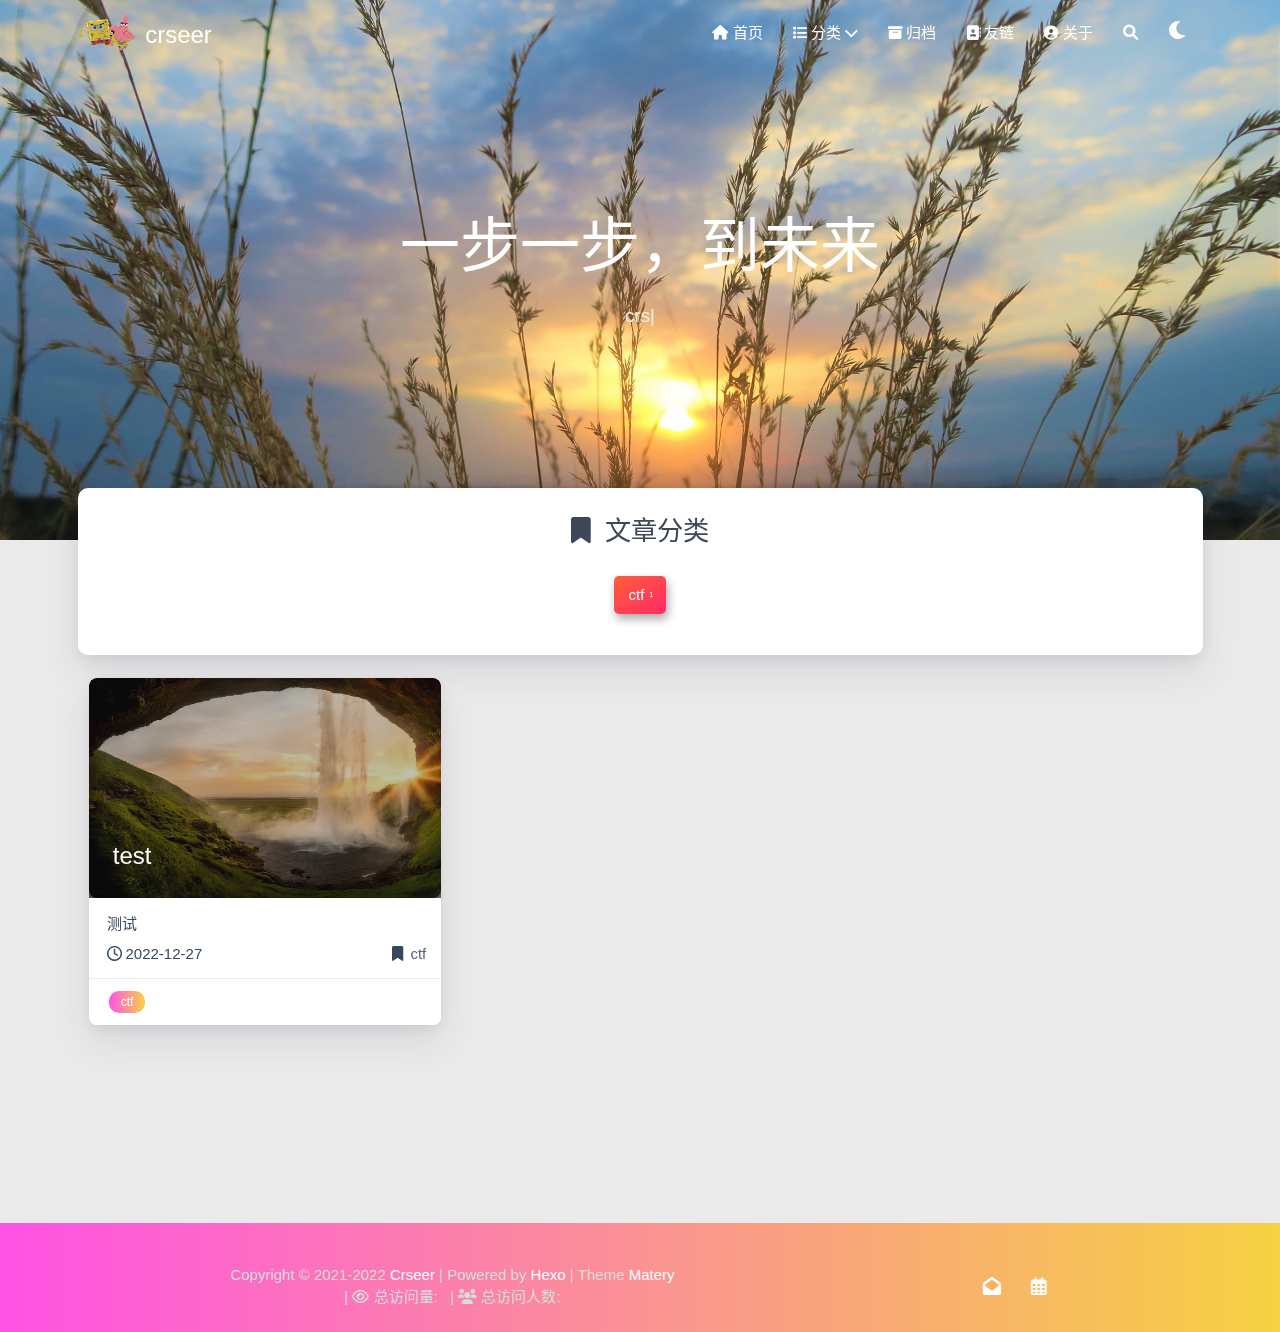
<file: categories/ctf/index.html>
<!DOCTYPE HTML>
<html lang="zh-CN">


<head>
    <meta charset="utf-8">
    <meta name="keywords" content="分类: ctf, crseer">
    <meta name="description" content="crseer">
    <meta http-equiv="X-UA-Compatible" content="IE=edge">
    <meta name="viewport" content="width=device-width, initial-scale=1.0, user-scalable=no">
    <meta name="renderer" content="webkit|ie-stand|ie-comp">
    <meta name="mobile-web-app-capable" content="yes">
    <meta name="format-detection" content="telephone=no">
    <meta name="apple-mobile-web-app-capable" content="yes">
    <meta name="apple-mobile-web-app-status-bar-style" content="black-translucent">
    <meta name="referrer" content="no-referrer-when-downgrade">
    <!-- Global site tag (gtag.js) - Google Analytics -->


    <title>分类: ctf | crseer</title>
    <link rel="icon" type="image/png" href="/favicon.png">
    


    <!-- bg-cover style     -->



<link rel="stylesheet" type="text/css" href="/libs/awesome/css/all.min.css">
<link rel="stylesheet" type="text/css" href="/libs/materialize/materialize.min.css">
<link rel="stylesheet" type="text/css" href="/libs/aos/aos.css">
<link rel="stylesheet" type="text/css" href="/libs/animate/animate.min.css">
<link rel="stylesheet" type="text/css" href="/libs/lightGallery/css/lightgallery.min.css">
<link rel="stylesheet" type="text/css" href="/css/matery.css">
<link rel="stylesheet" type="text/css" href="/css/my.css">
<link rel="stylesheet" type="text/css" href="/css/dark.css" media="none" onload="if(media!='all')media='all'">




    <link rel="stylesheet" href="/libs/tocbot/tocbot.css">
    <link rel="stylesheet" href="/css/post.css">




    



    <script src="/libs/jquery/jquery-3.6.0.min.js"></script>

<meta name="generator" content="Hexo 6.3.0"></head>


<body>
    <header class="navbar-fixed">
    <nav id="headNav" class="bg-color nav-transparent">
        <div id="navContainer" class="nav-wrapper container">
            <div class="brand-logo">
                <a href="/" class="waves-effect waves-light">
                    
                    <img src="/medias/logo.png" class="logo-img" alt="LOGO">
                    
                    <span class="logo-span">crseer</span>
                </a>
            </div>
            

<a href="#" data-target="mobile-nav" class="sidenav-trigger button-collapse"><i class="fas fa-bars"></i></a>
<ul class="right nav-menu">
  
  <li class="hide-on-med-and-down nav-item">
    
    <a href="/" class="waves-effect waves-light">
      
      <i class="fas fa-home" style="zoom: 0.6;"></i>
      
      <span>首页</span>
    </a>
    
  </li>
  
  <li class="hide-on-med-and-down nav-item">
    
    <a href="/categories" class="waves-effect waves-light">

      
      <i class="fas fa-list" style="zoom: 0.6;"></i>
      
      <span>分类</span>
      <i class="fas fa-chevron-down" aria-hidden="true" style="zoom: 0.6;"></i>
    </a>
    <ul class="sub-nav menus_item_child ">
      
      <li>
        <a href="/tags">
          
          <i class="fas fa-tags" style="margin-top: -20px; zoom: 0.6;"></i>
          
          <span>标签</span>
        </a>
      </li>
      
      <li>
        <a href="/categories/ctf">
          
          <i class="fas fa-flag" style="margin-top: -20px; zoom: 0.6;"></i>
          
          <span>CTF</span>
        </a>
      </li>
      
    </ul>
    
  </li>
  
  <li class="hide-on-med-and-down nav-item">
    
    <a href="/archives" class="waves-effect waves-light">
      
      <i class="fas fa-archive" style="zoom: 0.6;"></i>
      
      <span>归档</span>
    </a>
    
  </li>
  
  <li class="hide-on-med-and-down nav-item">
    
    <a href="/friends" class="waves-effect waves-light">
      
      <i class="fas fa-address-book" style="zoom: 0.6;"></i>
      
      <span>友链</span>
    </a>
    
  </li>
  
  <li class="hide-on-med-and-down nav-item">
    
    <a href="/about" class="waves-effect waves-light">
      
      <i class="fas fa-user-circle" style="zoom: 0.6;"></i>
      
      <span>关于</span>
    </a>
    
  </li>
  
  <li>
    <a href="#searchModal" class="modal-trigger waves-effect waves-light">
      <i id="searchIcon" class="fas fa-search" title="搜索" style="zoom: 0.85;"></i>
    </a>
  </li>
  <li>
    <a href="javascript:;" class="waves-effect waves-light" onclick="switchNightMode()" title="深色/浅色模式" >
      <i id="sum-moon-icon" class="fas fa-sun" style="zoom: 0.85;"></i>
    </a>
  </li>
</ul>


<div id="mobile-nav" class="side-nav sidenav">

    <div class="mobile-head bg-color">
        
        <img src="/medias/logo.png" class="logo-img circle responsive-img">
        
        <div class="logo-name">crseer</div>
        <div class="logo-desc">
            
            Never really desperate, only the lost of the soul.
            
        </div>
    </div>

    <ul class="menu-list mobile-menu-list">
        
        <li class="m-nav-item">
	  
		<a href="/" class="waves-effect waves-light">
			
			    <i class="fa-fw fas fa-home"></i>
			
			首页
		</a>
          
        </li>
        
        <li class="m-nav-item">
	  
		<a href="javascript:;">
			
				<i class="fa-fw fas fa-list"></i>
			
			分类
			<span class="m-icon"><i class="fas fa-chevron-right"></i></span>
		</a>
            <ul  style="background:  ;" >
              
                <li>

                  <a href="/tags " style="margin-left:50px">
				  
				   <i class="fa fas fa-tags" style="position: absolute;left:28px" ></i>
			      
		          <span>标签</span>
                  </a>
                </li>
              
                <li>

                  <a href="/categories/ctf " style="margin-left:50px">
				  
				   <i class="fa fas fa-flag" style="position: absolute;left:28px" ></i>
			      
		          <span>CTF</span>
                  </a>
                </li>
              
            </ul>
          
        </li>
        
        <li class="m-nav-item">
	  
		<a href="/archives" class="waves-effect waves-light">
			
			    <i class="fa-fw fas fa-archive"></i>
			
			归档
		</a>
          
        </li>
        
        <li class="m-nav-item">
	  
		<a href="/friends" class="waves-effect waves-light">
			
			    <i class="fa-fw fas fa-address-book"></i>
			
			友链
		</a>
          
        </li>
        
        <li class="m-nav-item">
	  
		<a href="/about" class="waves-effect waves-light">
			
			    <i class="fa-fw fas fa-user-circle"></i>
			
			关于
		</a>
          
        </li>
        
        
    </ul>
</div>


        </div>

        
    </nav>

</header>

    <div class="bg-cover pd-header about-cover">
    <div class="container">
    <div class="row">
    <div class="col s10 offset-s1 m8 offset-m2 l8 offset-l2">
        <div class="brand">
            <div class="title center-align">
                
                一步一步，到未来
                
            </div>

            <div class="description center-align">
                
                <span id="subtitle"></span>
                <script src="/libs/typed/typed.js"></script>
                <script>
                    var typed = new Typed("#subtitle", {
                        strings: [ 
                            
                                "crseer&#39;s blog",
                            
                                "我见青山多妩媚, 料青山见我应如是。",
                            
                        ],
                        startDelay: 300,
                        typeSpeed: 100,
                        loop: true,
                        backSpeed: 50,
                        showCursor: true
                    });
                </script>
                
            </div>
        </div>
    </div>
</div>


<script>
    $('.bg-cover').css('background-image', 'url(/medias/banner/0.jpg)');
</script>


    </div>
</div>

<main class="content">

    

<div id="category-cloud" class="container chip-container">
    <div class="card">
        <div class="card-content">
            <div class="tag-title center-align">
                <i class="fas fa-bookmark"></i>&nbsp;&nbsp;文章分类
            </div>
            <div class="tag-chips">
                
                
                
                <a href="/categories/ctf/" title="ctf: 1">
                    <span class="chip center-align waves-effect waves-light
                             chip-active "
                            style="background-color: #F9EBEA;">ctf
                        <span class="tag-length">1</span>
                    </span>
                </a>
                
                
            </div>
        </div>
    </div>
</div>


    

    <article id="articles" class="container articles">
        <div class="row tags-posts">
            
            <div class="article tag-post col s12 m6 l4" data-aos="zoom-in">
                <div class="card">
                    <a href="/2022/12/27/test/">
                        <div class="card-image tag-image">
                            
                            
                            <img src="/medias/featureimages/10.jpg" class="responsive-img" alt="test">
                            
                            <span class="card-title">test</span>
                        </div>
                    </a>
                    <div class="card-content article-content">
                        <div class="summary block-with-text">
                            
                                测试

                            
                        </div>
                        <div class="publish-info">
                            <span class="publish-date">
                                <i class="far fa-clock fa-fw icon-date"></i>2022-12-27
                            </span>
                            <span class="publish-author">
                                
                                <i class="fas fa-bookmark fa-fw icon-category"></i>
                                
                                <a href="/categories/ctf/" class="post-category">
                                    ctf
                                </a>
                                
                                
                            </span>
                        </div>
                    </div>

                    
                    <div class="card-action article-tags">
                        
                        <a href="/tags/ctf/">
                            <span class="chip bg-color">ctf</span>
                        </a>
                        
                    </div>
                    
                </div>
            </div>
            
        </div>
    </article>
</main>




    <footer class="page-footer bg-color">
    
        <link rel="stylesheet" href="/libs/aplayer/APlayer.min.css">
<style>
    .aplayer .aplayer-lrc p {
        
        display: none;
        
        font-size: 12px;
        font-weight: 700;
        line-height: 16px !important;
    }

    .aplayer .aplayer-lrc p.aplayer-lrc-current {
        
        display: none;
        
        font-size: 15px;
        color: #42b983;
    }

    
    .aplayer.aplayer-fixed.aplayer-narrow .aplayer-body {
        left: -66px !important;
    }

    .aplayer.aplayer-fixed.aplayer-narrow .aplayer-body:hover {
        left: 0px !important;
    }

    
</style>
<div class="">
    
    <div class="row">
        <meting-js class="col l8 offset-l2 m10 offset-m1 s12"
                   server="netease"
                   type="playlist"
                   id="2888085740"
                   fixed='true'
                   autoplay='false'
                   theme='#42b983'
                   loop='all'
                   order='random'
                   preload='auto'
                   volume='0.7'
                   list-folded='true'
        >
        </meting-js>
    </div>
</div>

<script src="/libs/aplayer/APlayer.min.js"></script>
<script src="/libs/aplayer/Meting.min.js"></script>

    

    <div class="container row center-align"
         style="margin-bottom: 0px !important;">
        <div class="col s12 m8 l8 copy-right">
            Copyright&nbsp;&copy;
            
                <span id="year">2021-2022</span>
            
            <a href="/about" target="_blank">Crseer</a>
            |&nbsp;Powered by&nbsp;<a href="https://hexo.io/" target="_blank">Hexo</a>
            |&nbsp;Theme&nbsp;<a href="https://github.com/blinkfox/hexo-theme-matery" target="_blank">Matery</a>
            <br>
            
            
            
                
            
            
                <span id="busuanzi_container_site_pv">
                &nbsp;|&nbsp;<i class="far fa-eye"></i>&nbsp;总访问量:&nbsp;
                    <span id="busuanzi_value_site_pv" class="white-color"></span>
            </span>
            
            
                <span id="busuanzi_container_site_uv">
                &nbsp;|&nbsp;<i class="fas fa-users"></i>&nbsp;总访问人数:&nbsp;
                    <span id="busuanzi_value_site_uv" class="white-color"></span>
            </span>
            
            <br>

            <!-- 运行天数提醒. -->
            
            <br>
            
        </div>
        <div class="col s12 m4 l4 social-link social-statis">


    <a href="mailto:487315746@qq.com" class="tooltipped" target="_blank" data-tooltip="邮件联系我" data-position="top" data-delay="50">
        <i class="fas fa-envelope-open"></i>
    </a>















    <a href="https://crseer.github.io/archives/" class="tooltipped" target="_blank" data-tooltip="文章" data-position="top" data-delay="50">
        <i class="far fa-calendar-alt"></i>
    </a>

</div>
    </div>
</footer>

<div class="progress-bar"></div>


    <!-- 搜索遮罩框 -->
<div id="searchModal" class="modal">
    <div class="modal-content">
        <div class="search-header">
            <span class="title"><i class="fas fa-search"></i>&nbsp;&nbsp;搜索</span>
            <input type="search" id="searchInput" name="s" placeholder="请输入搜索的关键字"
                   class="search-input">
        </div>
        <div id="searchResult"></div>
    </div>
</div>

<script type="text/javascript">
$(function () {
    var searchFunc = function (path, search_id, content_id) {
        'use strict';
        $.ajax({
            url: path,
            dataType: "xml",
            success: function (xmlResponse) {
                // get the contents from search data
                var datas = $("entry", xmlResponse).map(function () {
                    return {
                        title: $("title", this).text(),
                        content: $("content", this).text(),
                        url: $("url", this).text()
                    };
                }).get();
                var $input = document.getElementById(search_id);
                var $resultContent = document.getElementById(content_id);
                $input.addEventListener('input', function () {
                    var str = '<ul class=\"search-result-list\">';
                    var keywords = this.value.trim().toLowerCase().split(/[\s\-]+/);
                    $resultContent.innerHTML = "";
                    if (this.value.trim().length <= 0) {
                        return;
                    }
                    // perform local searching
                    datas.forEach(function (data) {
                        var isMatch = true;
                        var data_title = data.title.trim().toLowerCase();
                        var data_content = data.content.trim().replace(/<[^>]+>/g, "").toLowerCase();
                        var data_url = data.url;
                        data_url = data_url.indexOf('/') === 0 ? data.url : '/' + data_url;
                        var index_title = -1;
                        var index_content = -1;
                        var first_occur = -1;
                        // only match artiles with not empty titles and contents
                        if (data_title !== '' && data_content !== '') {
                            keywords.forEach(function (keyword, i) {
                                index_title = data_title.indexOf(keyword);
                                index_content = data_content.indexOf(keyword);
                                if (index_title < 0 && index_content < 0) {
                                    isMatch = false;
                                } else {
                                    if (index_content < 0) {
                                        index_content = 0;
                                    }
                                    if (i === 0) {
                                        first_occur = index_content;
                                    }
                                }
                            });
                        }
                        // show search results
                        if (isMatch) {
                            str += "<li><a href='" + data_url + "' class='search-result-title'>" + data_title + "</a>";
                            var content = data.content.trim().replace(/<[^>]+>/g, "");
                            if (first_occur >= 0) {
                                // cut out 100 characters
                                var start = first_occur - 20;
                                var end = first_occur + 80;
                                if (start < 0) {
                                    start = 0;
                                }
                                if (start === 0) {
                                    end = 100;
                                }
                                if (end > content.length) {
                                    end = content.length;
                                }
                                var match_content = content.substr(start, end);
                                // highlight all keywords
                                keywords.forEach(function (keyword) {
                                    var regS = new RegExp(keyword, "gi");
                                    match_content = match_content.replace(regS, "<em class=\"search-keyword\">" + keyword + "</em>");
                                });

                                str += "<p class=\"search-result\">" + match_content + "...</p>"
                            }
                            str += "</li>";
                        }
                    });
                    str += "</ul>";
                    $resultContent.innerHTML = str;
                });
            }
        });
    };

    searchFunc('/search.xml', 'searchInput', 'searchResult');
});
</script>

    <!-- 白天和黑夜主题 -->
<div class="stars-con">
    <div id="stars"></div>
    <div id="stars2"></div>
    <div id="stars3"></div>  
</div>

<script>
    function switchNightMode() {
        $('<div class="Cuteen_DarkSky"><div class="Cuteen_DarkPlanet"></div></div>').appendTo($('body')),
        setTimeout(function () {
            $('body').hasClass('DarkMode') 
            ? ($('body').removeClass('DarkMode'), localStorage.setItem('isDark', '0'), $('#sum-moon-icon').removeClass("fa-sun").addClass('fa-moon')) 
            : ($('body').addClass('DarkMode'), localStorage.setItem('isDark', '1'), $('#sum-moon-icon').addClass("fa-sun").removeClass('fa-moon')),
            
            setTimeout(function () {
            $('.Cuteen_DarkSky').fadeOut(1e3, function () {
                $(this).remove()
            })
            }, 2e3)
        })
    }
</script>

    <!-- 回到顶部按钮 -->
<div id="backTop" class="top-scroll">
    <a class="btn-floating btn-large waves-effect waves-light" href="#!">
        <i class="fas fa-arrow-up"></i>
    </a>
</div>


    <script src="/libs/materialize/materialize.min.js"></script>
    <script src="/libs/masonry/masonry.pkgd.min.js"></script>
    <script src="/libs/aos/aos.js"></script>
    <script src="/libs/scrollprogress/scrollProgress.min.js"></script>
    <script src="/libs/lightGallery/js/lightgallery-all.min.js"></script>
    <script src="/js/matery.js"></script>

    

    

    <!-- 雪花特效 -->
    

    <!-- 鼠标星星特效 -->
    

     
        <script src="https://ssl.captcha.qq.com/TCaptcha.js"></script>
        <script src="/libs/others/TencentCaptcha.js"></script>
        <button id="TencentCaptcha" data-appid="xxxxxxxxxx" data-cbfn="callback" type="button" hidden></button>
    

    <!-- Baidu Analytics -->

    <!-- Baidu Push -->

<script>
    (function () {
        var bp = document.createElement('script');
        var curProtocol = window.location.protocol.split(':')[0];
        if (curProtocol === 'https') {
            bp.src = 'https://zz.bdstatic.com/linksubmit/push.js';
        } else {
            bp.src = 'http://push.zhanzhang.baidu.com/push.js';
        }
        var s = document.getElementsByTagName("script")[0];
        s.parentNode.insertBefore(bp, s);
    })();
</script>

    
    <script src="/libs/others/clicklove.js" async="async"></script>
    
    
    <script async src="/libs/others/busuanzi.pure.mini.js"></script>
    

    

    

    <!--腾讯兔小巢-->
    
    

    

    

    
    <script src="/libs/instantpage/instantpage.js" type="module"></script>
    

</body>

</html>
</file>
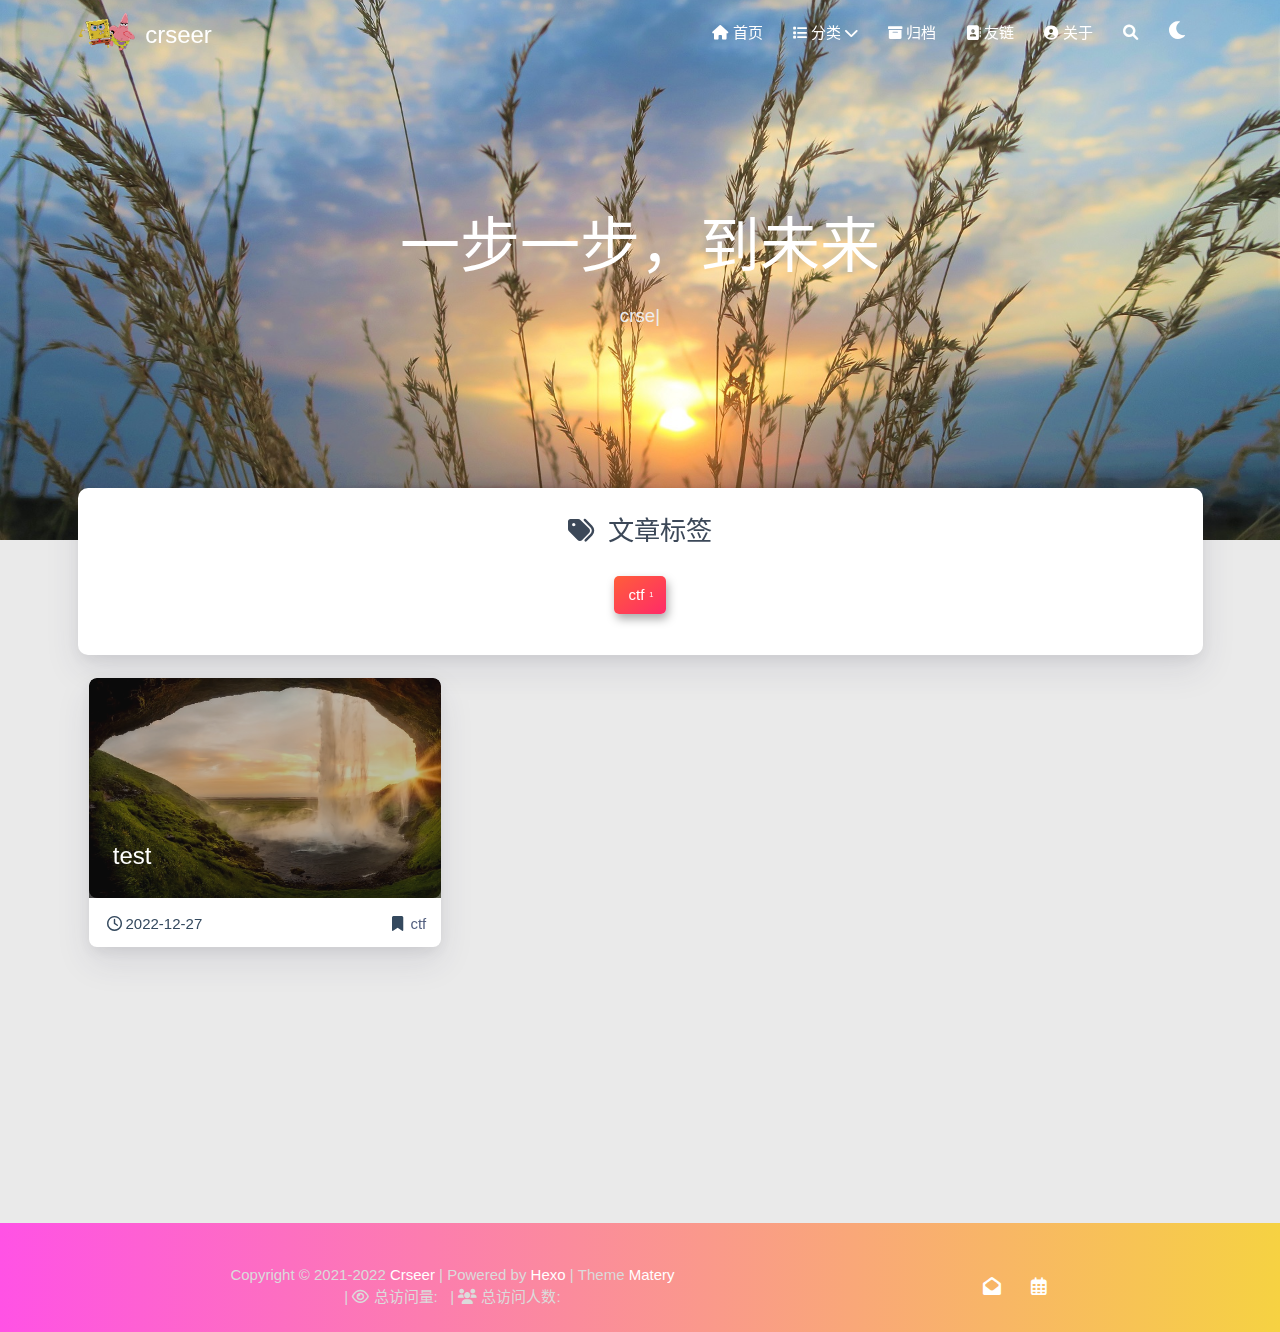
<file: tags/ctf/index.html>
<!DOCTYPE HTML>
<html lang="zh-CN">


<head>
    <meta charset="utf-8">
    <meta name="keywords" content="标签: ctf, crseer">
    <meta name="description" content="crseer">
    <meta http-equiv="X-UA-Compatible" content="IE=edge">
    <meta name="viewport" content="width=device-width, initial-scale=1.0, user-scalable=no">
    <meta name="renderer" content="webkit|ie-stand|ie-comp">
    <meta name="mobile-web-app-capable" content="yes">
    <meta name="format-detection" content="telephone=no">
    <meta name="apple-mobile-web-app-capable" content="yes">
    <meta name="apple-mobile-web-app-status-bar-style" content="black-translucent">
    <meta name="referrer" content="no-referrer-when-downgrade">
    <!-- Global site tag (gtag.js) - Google Analytics -->


    <title>标签: ctf | crseer</title>
    <link rel="icon" type="image/png" href="/favicon.png">
    


    <!-- bg-cover style     -->



<link rel="stylesheet" type="text/css" href="/libs/awesome/css/all.min.css">
<link rel="stylesheet" type="text/css" href="/libs/materialize/materialize.min.css">
<link rel="stylesheet" type="text/css" href="/libs/aos/aos.css">
<link rel="stylesheet" type="text/css" href="/libs/animate/animate.min.css">
<link rel="stylesheet" type="text/css" href="/libs/lightGallery/css/lightgallery.min.css">
<link rel="stylesheet" type="text/css" href="/css/matery.css">
<link rel="stylesheet" type="text/css" href="/css/my.css">
<link rel="stylesheet" type="text/css" href="/css/dark.css" media="none" onload="if(media!='all')media='all'">




    <link rel="stylesheet" href="/libs/tocbot/tocbot.css">
    <link rel="stylesheet" href="/css/post.css">




    



    <script src="/libs/jquery/jquery-3.6.0.min.js"></script>

<meta name="generator" content="Hexo 6.3.0"></head>


<body>
    <header class="navbar-fixed">
    <nav id="headNav" class="bg-color nav-transparent">
        <div id="navContainer" class="nav-wrapper container">
            <div class="brand-logo">
                <a href="/" class="waves-effect waves-light">
                    
                    <img src="/medias/logo.png" class="logo-img" alt="LOGO">
                    
                    <span class="logo-span">crseer</span>
                </a>
            </div>
            

<a href="#" data-target="mobile-nav" class="sidenav-trigger button-collapse"><i class="fas fa-bars"></i></a>
<ul class="right nav-menu">
  
  <li class="hide-on-med-and-down nav-item">
    
    <a href="/" class="waves-effect waves-light">
      
      <i class="fas fa-home" style="zoom: 0.6;"></i>
      
      <span>首页</span>
    </a>
    
  </li>
  
  <li class="hide-on-med-and-down nav-item">
    
    <a href="/categories" class="waves-effect waves-light">

      
      <i class="fas fa-list" style="zoom: 0.6;"></i>
      
      <span>分类</span>
      <i class="fas fa-chevron-down" aria-hidden="true" style="zoom: 0.6;"></i>
    </a>
    <ul class="sub-nav menus_item_child ">
      
      <li>
        <a href="/tags">
          
          <i class="fas fa-tags" style="margin-top: -20px; zoom: 0.6;"></i>
          
          <span>标签</span>
        </a>
      </li>
      
      <li>
        <a href="/categories/ctf">
          
          <i class="fas fa-flag" style="margin-top: -20px; zoom: 0.6;"></i>
          
          <span>CTF</span>
        </a>
      </li>
      
    </ul>
    
  </li>
  
  <li class="hide-on-med-and-down nav-item">
    
    <a href="/archives" class="waves-effect waves-light">
      
      <i class="fas fa-archive" style="zoom: 0.6;"></i>
      
      <span>归档</span>
    </a>
    
  </li>
  
  <li class="hide-on-med-and-down nav-item">
    
    <a href="/friends" class="waves-effect waves-light">
      
      <i class="fas fa-address-book" style="zoom: 0.6;"></i>
      
      <span>友链</span>
    </a>
    
  </li>
  
  <li class="hide-on-med-and-down nav-item">
    
    <a href="/about" class="waves-effect waves-light">
      
      <i class="fas fa-user-circle" style="zoom: 0.6;"></i>
      
      <span>关于</span>
    </a>
    
  </li>
  
  <li>
    <a href="#searchModal" class="modal-trigger waves-effect waves-light">
      <i id="searchIcon" class="fas fa-search" title="搜索" style="zoom: 0.85;"></i>
    </a>
  </li>
  <li>
    <a href="javascript:;" class="waves-effect waves-light" onclick="switchNightMode()" title="深色/浅色模式" >
      <i id="sum-moon-icon" class="fas fa-sun" style="zoom: 0.85;"></i>
    </a>
  </li>
</ul>


<div id="mobile-nav" class="side-nav sidenav">

    <div class="mobile-head bg-color">
        
        <img src="/medias/logo.png" class="logo-img circle responsive-img">
        
        <div class="logo-name">crseer</div>
        <div class="logo-desc">
            
            Never really desperate, only the lost of the soul.
            
        </div>
    </div>

    <ul class="menu-list mobile-menu-list">
        
        <li class="m-nav-item">
	  
		<a href="/" class="waves-effect waves-light">
			
			    <i class="fa-fw fas fa-home"></i>
			
			首页
		</a>
          
        </li>
        
        <li class="m-nav-item">
	  
		<a href="javascript:;">
			
				<i class="fa-fw fas fa-list"></i>
			
			分类
			<span class="m-icon"><i class="fas fa-chevron-right"></i></span>
		</a>
            <ul  style="background:  ;" >
              
                <li>

                  <a href="/tags " style="margin-left:50px">
				  
				   <i class="fa fas fa-tags" style="position: absolute;left:28px" ></i>
			      
		          <span>标签</span>
                  </a>
                </li>
              
                <li>

                  <a href="/categories/ctf " style="margin-left:50px">
				  
				   <i class="fa fas fa-flag" style="position: absolute;left:28px" ></i>
			      
		          <span>CTF</span>
                  </a>
                </li>
              
            </ul>
          
        </li>
        
        <li class="m-nav-item">
	  
		<a href="/archives" class="waves-effect waves-light">
			
			    <i class="fa-fw fas fa-archive"></i>
			
			归档
		</a>
          
        </li>
        
        <li class="m-nav-item">
	  
		<a href="/friends" class="waves-effect waves-light">
			
			    <i class="fa-fw fas fa-address-book"></i>
			
			友链
		</a>
          
        </li>
        
        <li class="m-nav-item">
	  
		<a href="/about" class="waves-effect waves-light">
			
			    <i class="fa-fw fas fa-user-circle"></i>
			
			关于
		</a>
          
        </li>
        
        
    </ul>
</div>


        </div>

        
    </nav>

</header>

    <div class="bg-cover pd-header about-cover">
    <div class="container">
    <div class="row">
    <div class="col s10 offset-s1 m8 offset-m2 l8 offset-l2">
        <div class="brand">
            <div class="title center-align">
                
                一步一步，到未来
                
            </div>

            <div class="description center-align">
                
                <span id="subtitle"></span>
                <script src="/libs/typed/typed.js"></script>
                <script>
                    var typed = new Typed("#subtitle", {
                        strings: [ 
                            
                                "crseer&#39;s blog",
                            
                                "我见青山多妩媚, 料青山见我应如是。",
                            
                        ],
                        startDelay: 300,
                        typeSpeed: 100,
                        loop: true,
                        backSpeed: 50,
                        showCursor: true
                    });
                </script>
                
            </div>
        </div>
    </div>
</div>


<script>
    $('.bg-cover').css('background-image', 'url(/medias/banner/0.jpg)');
</script>


    </div>
</div>

<main class="content">

    

<div id="tags" class="container chip-container">
    <div class="card">
        <div class="card-content">
            <div class="tag-title center-align">
                <i class="fas fa-tags"></i>&nbsp;&nbsp;文章标签
            </div>
            <div class="tag-chips">
                
                
                <a href="/tags/ctf/" title="ctf: 1">
                    <span class="chip center-align waves-effect waves-light
                             chip-active "
                            data-tagname="ctf" style="background-color: #F9EBEA;">ctf
                        <span class="tag-length">1</span>
                    </span>
                </a>
                
            </div>
        </div>
    </div>
</div>

    

    <article id="articles" class="container articles">
        <div class="row tags-posts">
            
            
            <div class="article tag-post col s12 m6 l4" data-tags="ctf" data-aos="fade-up">
                <div class="card">
                    <a href="/2022/12/27/test/">
                        <div class="card-image tag-image">
                            
                            
                            <img src="/medias/featureimages/10.jpg" class="responsive-img" alt="test">
                            
                            <span class="card-title">test</span>
                        </div>
                    </a>
                    <div class="card-content article-content">
                        <div class="publish-info">
                            <span class="publish-date">
                                <i class="far fa-clock fa-fw icon-date"></i>2022-12-27
                            </span>
                            <span class="publish-author">
                                
                                <i class="fas fa-bookmark fa-fw icon-category"></i>
                                
                                <a href="/categories/ctf/" class="post-category">
                                ctf
                                </a>
                                
                                
                            </span>
                        </div>
                    </div>
                </div>
            </div>
            
        </div>
    </article>
</main>




    <footer class="page-footer bg-color">
    
        <link rel="stylesheet" href="/libs/aplayer/APlayer.min.css">
<style>
    .aplayer .aplayer-lrc p {
        
        display: none;
        
        font-size: 12px;
        font-weight: 700;
        line-height: 16px !important;
    }

    .aplayer .aplayer-lrc p.aplayer-lrc-current {
        
        display: none;
        
        font-size: 15px;
        color: #42b983;
    }

    
    .aplayer.aplayer-fixed.aplayer-narrow .aplayer-body {
        left: -66px !important;
    }

    .aplayer.aplayer-fixed.aplayer-narrow .aplayer-body:hover {
        left: 0px !important;
    }

    
</style>
<div class="">
    
    <div class="row">
        <meting-js class="col l8 offset-l2 m10 offset-m1 s12"
                   server="netease"
                   type="playlist"
                   id="2888085740"
                   fixed='true'
                   autoplay='false'
                   theme='#42b983'
                   loop='all'
                   order='random'
                   preload='auto'
                   volume='0.7'
                   list-folded='true'
        >
        </meting-js>
    </div>
</div>

<script src="/libs/aplayer/APlayer.min.js"></script>
<script src="/libs/aplayer/Meting.min.js"></script>

    

    <div class="container row center-align"
         style="margin-bottom: 0px !important;">
        <div class="col s12 m8 l8 copy-right">
            Copyright&nbsp;&copy;
            
                <span id="year">2021-2022</span>
            
            <a href="/about" target="_blank">Crseer</a>
            |&nbsp;Powered by&nbsp;<a href="https://hexo.io/" target="_blank">Hexo</a>
            |&nbsp;Theme&nbsp;<a href="https://github.com/blinkfox/hexo-theme-matery" target="_blank">Matery</a>
            <br>
            
            
            
                
            
            
                <span id="busuanzi_container_site_pv">
                &nbsp;|&nbsp;<i class="far fa-eye"></i>&nbsp;总访问量:&nbsp;
                    <span id="busuanzi_value_site_pv" class="white-color"></span>
            </span>
            
            
                <span id="busuanzi_container_site_uv">
                &nbsp;|&nbsp;<i class="fas fa-users"></i>&nbsp;总访问人数:&nbsp;
                    <span id="busuanzi_value_site_uv" class="white-color"></span>
            </span>
            
            <br>

            <!-- 运行天数提醒. -->
            
            <br>
            
        </div>
        <div class="col s12 m4 l4 social-link social-statis">


    <a href="mailto:487315746@qq.com" class="tooltipped" target="_blank" data-tooltip="邮件联系我" data-position="top" data-delay="50">
        <i class="fas fa-envelope-open"></i>
    </a>















    <a href="https://crseer.github.io/archives/" class="tooltipped" target="_blank" data-tooltip="文章" data-position="top" data-delay="50">
        <i class="far fa-calendar-alt"></i>
    </a>

</div>
    </div>
</footer>

<div class="progress-bar"></div>


    <!-- 搜索遮罩框 -->
<div id="searchModal" class="modal">
    <div class="modal-content">
        <div class="search-header">
            <span class="title"><i class="fas fa-search"></i>&nbsp;&nbsp;搜索</span>
            <input type="search" id="searchInput" name="s" placeholder="请输入搜索的关键字"
                   class="search-input">
        </div>
        <div id="searchResult"></div>
    </div>
</div>

<script type="text/javascript">
$(function () {
    var searchFunc = function (path, search_id, content_id) {
        'use strict';
        $.ajax({
            url: path,
            dataType: "xml",
            success: function (xmlResponse) {
                // get the contents from search data
                var datas = $("entry", xmlResponse).map(function () {
                    return {
                        title: $("title", this).text(),
                        content: $("content", this).text(),
                        url: $("url", this).text()
                    };
                }).get();
                var $input = document.getElementById(search_id);
                var $resultContent = document.getElementById(content_id);
                $input.addEventListener('input', function () {
                    var str = '<ul class=\"search-result-list\">';
                    var keywords = this.value.trim().toLowerCase().split(/[\s\-]+/);
                    $resultContent.innerHTML = "";
                    if (this.value.trim().length <= 0) {
                        return;
                    }
                    // perform local searching
                    datas.forEach(function (data) {
                        var isMatch = true;
                        var data_title = data.title.trim().toLowerCase();
                        var data_content = data.content.trim().replace(/<[^>]+>/g, "").toLowerCase();
                        var data_url = data.url;
                        data_url = data_url.indexOf('/') === 0 ? data.url : '/' + data_url;
                        var index_title = -1;
                        var index_content = -1;
                        var first_occur = -1;
                        // only match artiles with not empty titles and contents
                        if (data_title !== '' && data_content !== '') {
                            keywords.forEach(function (keyword, i) {
                                index_title = data_title.indexOf(keyword);
                                index_content = data_content.indexOf(keyword);
                                if (index_title < 0 && index_content < 0) {
                                    isMatch = false;
                                } else {
                                    if (index_content < 0) {
                                        index_content = 0;
                                    }
                                    if (i === 0) {
                                        first_occur = index_content;
                                    }
                                }
                            });
                        }
                        // show search results
                        if (isMatch) {
                            str += "<li><a href='" + data_url + "' class='search-result-title'>" + data_title + "</a>";
                            var content = data.content.trim().replace(/<[^>]+>/g, "");
                            if (first_occur >= 0) {
                                // cut out 100 characters
                                var start = first_occur - 20;
                                var end = first_occur + 80;
                                if (start < 0) {
                                    start = 0;
                                }
                                if (start === 0) {
                                    end = 100;
                                }
                                if (end > content.length) {
                                    end = content.length;
                                }
                                var match_content = content.substr(start, end);
                                // highlight all keywords
                                keywords.forEach(function (keyword) {
                                    var regS = new RegExp(keyword, "gi");
                                    match_content = match_content.replace(regS, "<em class=\"search-keyword\">" + keyword + "</em>");
                                });

                                str += "<p class=\"search-result\">" + match_content + "...</p>"
                            }
                            str += "</li>";
                        }
                    });
                    str += "</ul>";
                    $resultContent.innerHTML = str;
                });
            }
        });
    };

    searchFunc('/search.xml', 'searchInput', 'searchResult');
});
</script>

    <!-- 白天和黑夜主题 -->
<div class="stars-con">
    <div id="stars"></div>
    <div id="stars2"></div>
    <div id="stars3"></div>  
</div>

<script>
    function switchNightMode() {
        $('<div class="Cuteen_DarkSky"><div class="Cuteen_DarkPlanet"></div></div>').appendTo($('body')),
        setTimeout(function () {
            $('body').hasClass('DarkMode') 
            ? ($('body').removeClass('DarkMode'), localStorage.setItem('isDark', '0'), $('#sum-moon-icon').removeClass("fa-sun").addClass('fa-moon')) 
            : ($('body').addClass('DarkMode'), localStorage.setItem('isDark', '1'), $('#sum-moon-icon').addClass("fa-sun").removeClass('fa-moon')),
            
            setTimeout(function () {
            $('.Cuteen_DarkSky').fadeOut(1e3, function () {
                $(this).remove()
            })
            }, 2e3)
        })
    }
</script>

    <!-- 回到顶部按钮 -->
<div id="backTop" class="top-scroll">
    <a class="btn-floating btn-large waves-effect waves-light" href="#!">
        <i class="fas fa-arrow-up"></i>
    </a>
</div>


    <script src="/libs/materialize/materialize.min.js"></script>
    <script src="/libs/masonry/masonry.pkgd.min.js"></script>
    <script src="/libs/aos/aos.js"></script>
    <script src="/libs/scrollprogress/scrollProgress.min.js"></script>
    <script src="/libs/lightGallery/js/lightgallery-all.min.js"></script>
    <script src="/js/matery.js"></script>

    

    

    <!-- 雪花特效 -->
    

    <!-- 鼠标星星特效 -->
    

     
        <script src="https://ssl.captcha.qq.com/TCaptcha.js"></script>
        <script src="/libs/others/TencentCaptcha.js"></script>
        <button id="TencentCaptcha" data-appid="xxxxxxxxxx" data-cbfn="callback" type="button" hidden></button>
    

    <!-- Baidu Analytics -->

    <!-- Baidu Push -->

<script>
    (function () {
        var bp = document.createElement('script');
        var curProtocol = window.location.protocol.split(':')[0];
        if (curProtocol === 'https') {
            bp.src = 'https://zz.bdstatic.com/linksubmit/push.js';
        } else {
            bp.src = 'http://push.zhanzhang.baidu.com/push.js';
        }
        var s = document.getElementsByTagName("script")[0];
        s.parentNode.insertBefore(bp, s);
    })();
</script>

    
    <script src="/libs/others/clicklove.js" async="async"></script>
    
    
    <script async src="/libs/others/busuanzi.pure.mini.js"></script>
    

    

    

    <!--腾讯兔小巢-->
    
    

    

    

    
    <script src="/libs/instantpage/instantpage.js" type="module"></script>
    

</body>

</html>
</file>
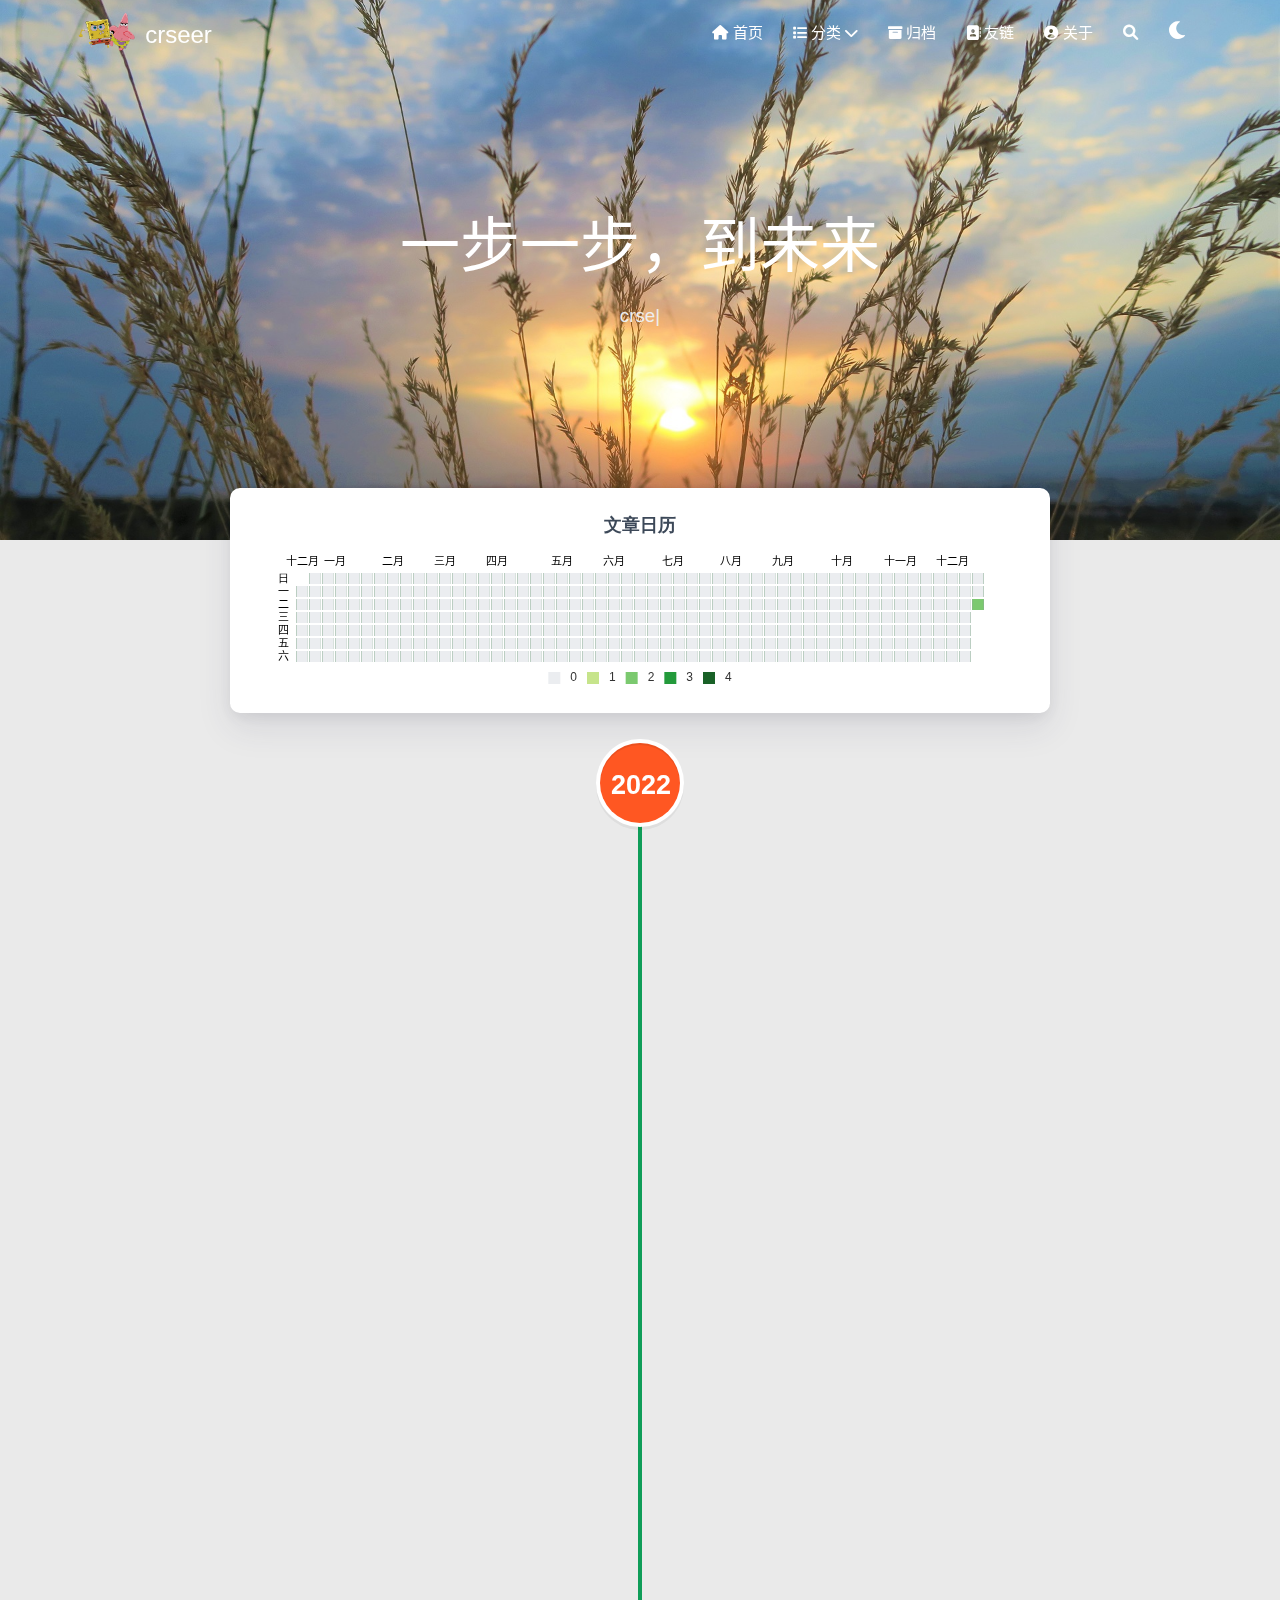
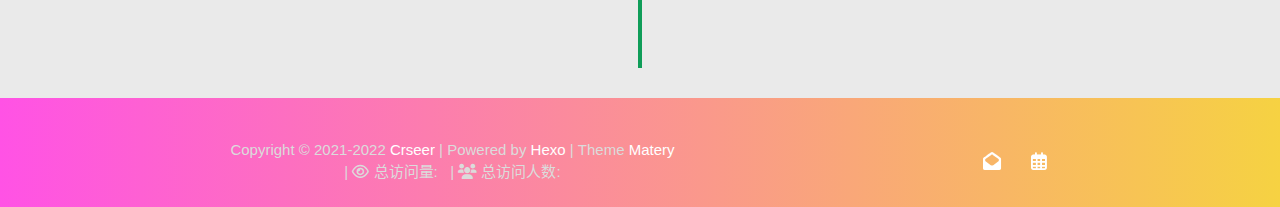
<file: archives/2022/12/index.html>
<!DOCTYPE HTML>
<html lang="zh-CN">


<head>
    <meta charset="utf-8">
    <meta name="keywords" content="归档: 2022/12, crseer">
    <meta name="description" content="crseer">
    <meta http-equiv="X-UA-Compatible" content="IE=edge">
    <meta name="viewport" content="width=device-width, initial-scale=1.0, user-scalable=no">
    <meta name="renderer" content="webkit|ie-stand|ie-comp">
    <meta name="mobile-web-app-capable" content="yes">
    <meta name="format-detection" content="telephone=no">
    <meta name="apple-mobile-web-app-capable" content="yes">
    <meta name="apple-mobile-web-app-status-bar-style" content="black-translucent">
    <meta name="referrer" content="no-referrer-when-downgrade">
    <!-- Global site tag (gtag.js) - Google Analytics -->


    <title>归档: 2022/12 | crseer</title>
    <link rel="icon" type="image/png" href="/favicon.png">
    


    <!-- bg-cover style     -->



<link rel="stylesheet" type="text/css" href="/libs/awesome/css/all.min.css">
<link rel="stylesheet" type="text/css" href="/libs/materialize/materialize.min.css">
<link rel="stylesheet" type="text/css" href="/libs/aos/aos.css">
<link rel="stylesheet" type="text/css" href="/libs/animate/animate.min.css">
<link rel="stylesheet" type="text/css" href="/libs/lightGallery/css/lightgallery.min.css">
<link rel="stylesheet" type="text/css" href="/css/matery.css">
<link rel="stylesheet" type="text/css" href="/css/my.css">
<link rel="stylesheet" type="text/css" href="/css/dark.css" media="none" onload="if(media!='all')media='all'">




    <link rel="stylesheet" href="/libs/tocbot/tocbot.css">
    <link rel="stylesheet" href="/css/post.css">




    



    <script src="/libs/jquery/jquery-3.6.0.min.js"></script>

<meta name="generator" content="Hexo 6.3.0"></head>


<body>
    <header class="navbar-fixed">
    <nav id="headNav" class="bg-color nav-transparent">
        <div id="navContainer" class="nav-wrapper container">
            <div class="brand-logo">
                <a href="/" class="waves-effect waves-light">
                    
                    <img src="/medias/logo.png" class="logo-img" alt="LOGO">
                    
                    <span class="logo-span">crseer</span>
                </a>
            </div>
            

<a href="#" data-target="mobile-nav" class="sidenav-trigger button-collapse"><i class="fas fa-bars"></i></a>
<ul class="right nav-menu">
  
  <li class="hide-on-med-and-down nav-item">
    
    <a href="/" class="waves-effect waves-light">
      
      <i class="fas fa-home" style="zoom: 0.6;"></i>
      
      <span>首页</span>
    </a>
    
  </li>
  
  <li class="hide-on-med-and-down nav-item">
    
    <a href="/categories" class="waves-effect waves-light">

      
      <i class="fas fa-list" style="zoom: 0.6;"></i>
      
      <span>分类</span>
      <i class="fas fa-chevron-down" aria-hidden="true" style="zoom: 0.6;"></i>
    </a>
    <ul class="sub-nav menus_item_child ">
      
      <li>
        <a href="/tags">
          
          <i class="fas fa-tags" style="margin-top: -20px; zoom: 0.6;"></i>
          
          <span>标签</span>
        </a>
      </li>
      
      <li>
        <a href="/categories/ctf">
          
          <i class="fas fa-flag" style="margin-top: -20px; zoom: 0.6;"></i>
          
          <span>CTF</span>
        </a>
      </li>
      
    </ul>
    
  </li>
  
  <li class="hide-on-med-and-down nav-item">
    
    <a href="/archives" class="waves-effect waves-light">
      
      <i class="fas fa-archive" style="zoom: 0.6;"></i>
      
      <span>归档</span>
    </a>
    
  </li>
  
  <li class="hide-on-med-and-down nav-item">
    
    <a href="/friends" class="waves-effect waves-light">
      
      <i class="fas fa-address-book" style="zoom: 0.6;"></i>
      
      <span>友链</span>
    </a>
    
  </li>
  
  <li class="hide-on-med-and-down nav-item">
    
    <a href="/about" class="waves-effect waves-light">
      
      <i class="fas fa-user-circle" style="zoom: 0.6;"></i>
      
      <span>关于</span>
    </a>
    
  </li>
  
  <li>
    <a href="#searchModal" class="modal-trigger waves-effect waves-light">
      <i id="searchIcon" class="fas fa-search" title="搜索" style="zoom: 0.85;"></i>
    </a>
  </li>
  <li>
    <a href="javascript:;" class="waves-effect waves-light" onclick="switchNightMode()" title="深色/浅色模式" >
      <i id="sum-moon-icon" class="fas fa-sun" style="zoom: 0.85;"></i>
    </a>
  </li>
</ul>


<div id="mobile-nav" class="side-nav sidenav">

    <div class="mobile-head bg-color">
        
        <img src="/medias/logo.png" class="logo-img circle responsive-img">
        
        <div class="logo-name">crseer</div>
        <div class="logo-desc">
            
            Never really desperate, only the lost of the soul.
            
        </div>
    </div>

    <ul class="menu-list mobile-menu-list">
        
        <li class="m-nav-item">
	  
		<a href="/" class="waves-effect waves-light">
			
			    <i class="fa-fw fas fa-home"></i>
			
			首页
		</a>
          
        </li>
        
        <li class="m-nav-item">
	  
		<a href="javascript:;">
			
				<i class="fa-fw fas fa-list"></i>
			
			分类
			<span class="m-icon"><i class="fas fa-chevron-right"></i></span>
		</a>
            <ul  style="background:  ;" >
              
                <li>

                  <a href="/tags " style="margin-left:50px">
				  
				   <i class="fa fas fa-tags" style="position: absolute;left:28px" ></i>
			      
		          <span>标签</span>
                  </a>
                </li>
              
                <li>

                  <a href="/categories/ctf " style="margin-left:50px">
				  
				   <i class="fa fas fa-flag" style="position: absolute;left:28px" ></i>
			      
		          <span>CTF</span>
                  </a>
                </li>
              
            </ul>
          
        </li>
        
        <li class="m-nav-item">
	  
		<a href="/archives" class="waves-effect waves-light">
			
			    <i class="fa-fw fas fa-archive"></i>
			
			归档
		</a>
          
        </li>
        
        <li class="m-nav-item">
	  
		<a href="/friends" class="waves-effect waves-light">
			
			    <i class="fa-fw fas fa-address-book"></i>
			
			友链
		</a>
          
        </li>
        
        <li class="m-nav-item">
	  
		<a href="/about" class="waves-effect waves-light">
			
			    <i class="fa-fw fas fa-user-circle"></i>
			
			关于
		</a>
          
        </li>
        
        
    </ul>
</div>


        </div>

        
    </nav>

</header>

    <div class="bg-cover pd-header about-cover">
    <div class="container">
    <div class="row">
    <div class="col s10 offset-s1 m8 offset-m2 l8 offset-l2">
        <div class="brand">
            <div class="title center-align">
                
                一步一步，到未来
                
            </div>

            <div class="description center-align">
                
                <span id="subtitle"></span>
                <script src="/libs/typed/typed.js"></script>
                <script>
                    var typed = new Typed("#subtitle", {
                        strings: [ 
                            
                                "crseer&#39;s blog",
                            
                                "我见青山多妩媚, 料青山见我应如是。",
                            
                        ],
                        startDelay: 300,
                        typeSpeed: 100,
                        loop: true,
                        backSpeed: 50,
                        showCursor: true
                    });
                </script>
                
            </div>
        </div>
    </div>
</div>


<script>
    $('.bg-cover').css('background-image', 'url(/medias/banner/0.jpg)');
</script>


    </div>
</div>

<main class="content">

    
    <div class="container archive-calendar">
    <div class="card">
        <div id="post-calendar" class="card-content"></div>
    </div>
</div>

<script type="text/javascript" src="/libs/echarts/echarts.min.js"></script>
<script type="text/javascript">
    let myChart = echarts.init(document.getElementById('post-calendar'));

    

    let option = {
        title: {
            top: 0,
            text: '文章日历',
            left: 'center',
            textStyle: {
                color: '#3C4858'
            }
        },
        tooltip: {
            padding: 10,
            backgroundColor: '#555',
            borderColor: '#777',
            borderWidth: 1,
            formatter: function (obj) {
                var value = obj.value;
                return '<div style="font-size: 14px;">' + value[0] + '：' + value[1] + '</div>';
            }
        },
        visualMap: {
            show: true,
            showLabel: true,
            categories: [0, 1, 2, 3, 4],
            calculable: true,
            inRange: {
                symbol: 'rect',
                color: ['#ebedf0', '#c6e48b', '#7bc96f', '#239a3b', '#196127']
            },
            itemWidth: 12,
            itemHeight: 12,
            orient: 'horizontal',
            left: 'center',
            bottom: 0
        },
        calendar: [{
            left: 'center',
            range: ["2021-12-27", "2022-12-27"],
            cellSize: [13, 13],
            splitLine: {
                show: false
            },
            itemStyle: {
                color: '#196127',
                borderColor: '#fff',
                borderWidth: 2
            },
            yearLabel: {
                show: false
            },
            monthLabel: {
                nameMap: 'cn',
                fontSize: 11
            },
            dayLabel: {
                formatter: '{start}  1st',
                nameMap: 'cn',
                fontSize: 11
            }
        }],
        series: [{
            type: 'heatmap',
            coordinateSystem: 'calendar',
            calendarIndex: 0,
            data: [["2021-12-27", 0], ["2021-12-28", 0], ["2021-12-29", 0], ["2021-12-30", 0], ["2021-12-31", 0], ["2022-01-01", 0], ["2022-01-02", 0], ["2022-01-03", 0], ["2022-01-04", 0], ["2022-01-05", 0], ["2022-01-06", 0], ["2022-01-07", 0], ["2022-01-08", 0], ["2022-01-09", 0], ["2022-01-10", 0], ["2022-01-11", 0], ["2022-01-12", 0], ["2022-01-13", 0], ["2022-01-14", 0], ["2022-01-15", 0], ["2022-01-16", 0], ["2022-01-17", 0], ["2022-01-18", 0], ["2022-01-19", 0], ["2022-01-20", 0], ["2022-01-21", 0], ["2022-01-22", 0], ["2022-01-23", 0], ["2022-01-24", 0], ["2022-01-25", 0], ["2022-01-26", 0], ["2022-01-27", 0], ["2022-01-28", 0], ["2022-01-29", 0], ["2022-01-30", 0], ["2022-01-31", 0], ["2022-02-01", 0], ["2022-02-02", 0], ["2022-02-03", 0], ["2022-02-04", 0], ["2022-02-05", 0], ["2022-02-06", 0], ["2022-02-07", 0], ["2022-02-08", 0], ["2022-02-09", 0], ["2022-02-10", 0], ["2022-02-11", 0], ["2022-02-12", 0], ["2022-02-13", 0], ["2022-02-14", 0], ["2022-02-15", 0], ["2022-02-16", 0], ["2022-02-17", 0], ["2022-02-18", 0], ["2022-02-19", 0], ["2022-02-20", 0], ["2022-02-21", 0], ["2022-02-22", 0], ["2022-02-23", 0], ["2022-02-24", 0], ["2022-02-25", 0], ["2022-02-26", 0], ["2022-02-27", 0], ["2022-02-28", 0], ["2022-03-01", 0], ["2022-03-02", 0], ["2022-03-03", 0], ["2022-03-04", 0], ["2022-03-05", 0], ["2022-03-06", 0], ["2022-03-07", 0], ["2022-03-08", 0], ["2022-03-09", 0], ["2022-03-10", 0], ["2022-03-11", 0], ["2022-03-12", 0], ["2022-03-13", 0], ["2022-03-14", 0], ["2022-03-15", 0], ["2022-03-16", 0], ["2022-03-17", 0], ["2022-03-18", 0], ["2022-03-19", 0], ["2022-03-20", 0], ["2022-03-21", 0], ["2022-03-22", 0], ["2022-03-23", 0], ["2022-03-24", 0], ["2022-03-25", 0], ["2022-03-26", 0], ["2022-03-27", 0], ["2022-03-28", 0], ["2022-03-29", 0], ["2022-03-30", 0], ["2022-03-31", 0], ["2022-04-01", 0], ["2022-04-02", 0], ["2022-04-03", 0], ["2022-04-04", 0], ["2022-04-05", 0], ["2022-04-06", 0], ["2022-04-07", 0], ["2022-04-08", 0], ["2022-04-09", 0], ["2022-04-10", 0], ["2022-04-11", 0], ["2022-04-12", 0], ["2022-04-13", 0], ["2022-04-14", 0], ["2022-04-15", 0], ["2022-04-16", 0], ["2022-04-17", 0], ["2022-04-18", 0], ["2022-04-19", 0], ["2022-04-20", 0], ["2022-04-21", 0], ["2022-04-22", 0], ["2022-04-23", 0], ["2022-04-24", 0], ["2022-04-25", 0], ["2022-04-26", 0], ["2022-04-27", 0], ["2022-04-28", 0], ["2022-04-29", 0], ["2022-04-30", 0], ["2022-05-01", 0], ["2022-05-02", 0], ["2022-05-03", 0], ["2022-05-04", 0], ["2022-05-05", 0], ["2022-05-06", 0], ["2022-05-07", 0], ["2022-05-08", 0], ["2022-05-09", 0], ["2022-05-10", 0], ["2022-05-11", 0], ["2022-05-12", 0], ["2022-05-13", 0], ["2022-05-14", 0], ["2022-05-15", 0], ["2022-05-16", 0], ["2022-05-17", 0], ["2022-05-18", 0], ["2022-05-19", 0], ["2022-05-20", 0], ["2022-05-21", 0], ["2022-05-22", 0], ["2022-05-23", 0], ["2022-05-24", 0], ["2022-05-25", 0], ["2022-05-26", 0], ["2022-05-27", 0], ["2022-05-28", 0], ["2022-05-29", 0], ["2022-05-30", 0], ["2022-05-31", 0], ["2022-06-01", 0], ["2022-06-02", 0], ["2022-06-03", 0], ["2022-06-04", 0], ["2022-06-05", 0], ["2022-06-06", 0], ["2022-06-07", 0], ["2022-06-08", 0], ["2022-06-09", 0], ["2022-06-10", 0], ["2022-06-11", 0], ["2022-06-12", 0], ["2022-06-13", 0], ["2022-06-14", 0], ["2022-06-15", 0], ["2022-06-16", 0], ["2022-06-17", 0], ["2022-06-18", 0], ["2022-06-19", 0], ["2022-06-20", 0], ["2022-06-21", 0], ["2022-06-22", 0], ["2022-06-23", 0], ["2022-06-24", 0], ["2022-06-25", 0], ["2022-06-26", 0], ["2022-06-27", 0], ["2022-06-28", 0], ["2022-06-29", 0], ["2022-06-30", 0], ["2022-07-01", 0], ["2022-07-02", 0], ["2022-07-03", 0], ["2022-07-04", 0], ["2022-07-05", 0], ["2022-07-06", 0], ["2022-07-07", 0], ["2022-07-08", 0], ["2022-07-09", 0], ["2022-07-10", 0], ["2022-07-11", 0], ["2022-07-12", 0], ["2022-07-13", 0], ["2022-07-14", 0], ["2022-07-15", 0], ["2022-07-16", 0], ["2022-07-17", 0], ["2022-07-18", 0], ["2022-07-19", 0], ["2022-07-20", 0], ["2022-07-21", 0], ["2022-07-22", 0], ["2022-07-23", 0], ["2022-07-24", 0], ["2022-07-25", 0], ["2022-07-26", 0], ["2022-07-27", 0], ["2022-07-28", 0], ["2022-07-29", 0], ["2022-07-30", 0], ["2022-07-31", 0], ["2022-08-01", 0], ["2022-08-02", 0], ["2022-08-03", 0], ["2022-08-04", 0], ["2022-08-05", 0], ["2022-08-06", 0], ["2022-08-07", 0], ["2022-08-08", 0], ["2022-08-09", 0], ["2022-08-10", 0], ["2022-08-11", 0], ["2022-08-12", 0], ["2022-08-13", 0], ["2022-08-14", 0], ["2022-08-15", 0], ["2022-08-16", 0], ["2022-08-17", 0], ["2022-08-18", 0], ["2022-08-19", 0], ["2022-08-20", 0], ["2022-08-21", 0], ["2022-08-22", 0], ["2022-08-23", 0], ["2022-08-24", 0], ["2022-08-25", 0], ["2022-08-26", 0], ["2022-08-27", 0], ["2022-08-28", 0], ["2022-08-29", 0], ["2022-08-30", 0], ["2022-08-31", 0], ["2022-09-01", 0], ["2022-09-02", 0], ["2022-09-03", 0], ["2022-09-04", 0], ["2022-09-05", 0], ["2022-09-06", 0], ["2022-09-07", 0], ["2022-09-08", 0], ["2022-09-09", 0], ["2022-09-10", 0], ["2022-09-11", 0], ["2022-09-12", 0], ["2022-09-13", 0], ["2022-09-14", 0], ["2022-09-15", 0], ["2022-09-16", 0], ["2022-09-17", 0], ["2022-09-18", 0], ["2022-09-19", 0], ["2022-09-20", 0], ["2022-09-21", 0], ["2022-09-22", 0], ["2022-09-23", 0], ["2022-09-24", 0], ["2022-09-25", 0], ["2022-09-26", 0], ["2022-09-27", 0], ["2022-09-28", 0], ["2022-09-29", 0], ["2022-09-30", 0], ["2022-10-01", 0], ["2022-10-02", 0], ["2022-10-03", 0], ["2022-10-04", 0], ["2022-10-05", 0], ["2022-10-06", 0], ["2022-10-07", 0], ["2022-10-08", 0], ["2022-10-09", 0], ["2022-10-10", 0], ["2022-10-11", 0], ["2022-10-12", 0], ["2022-10-13", 0], ["2022-10-14", 0], ["2022-10-15", 0], ["2022-10-16", 0], ["2022-10-17", 0], ["2022-10-18", 0], ["2022-10-19", 0], ["2022-10-20", 0], ["2022-10-21", 0], ["2022-10-22", 0], ["2022-10-23", 0], ["2022-10-24", 0], ["2022-10-25", 0], ["2022-10-26", 0], ["2022-10-27", 0], ["2022-10-28", 0], ["2022-10-29", 0], ["2022-10-30", 0], ["2022-10-31", 0], ["2022-11-01", 0], ["2022-11-02", 0], ["2022-11-03", 0], ["2022-11-04", 0], ["2022-11-05", 0], ["2022-11-06", 0], ["2022-11-07", 0], ["2022-11-08", 0], ["2022-11-09", 0], ["2022-11-10", 0], ["2022-11-11", 0], ["2022-11-12", 0], ["2022-11-13", 0], ["2022-11-14", 0], ["2022-11-15", 0], ["2022-11-16", 0], ["2022-11-17", 0], ["2022-11-18", 0], ["2022-11-19", 0], ["2022-11-20", 0], ["2022-11-21", 0], ["2022-11-22", 0], ["2022-11-23", 0], ["2022-11-24", 0], ["2022-11-25", 0], ["2022-11-26", 0], ["2022-11-27", 0], ["2022-11-28", 0], ["2022-11-29", 0], ["2022-11-30", 0], ["2022-12-01", 0], ["2022-12-02", 0], ["2022-12-03", 0], ["2022-12-04", 0], ["2022-12-05", 0], ["2022-12-06", 0], ["2022-12-07", 0], ["2022-12-08", 0], ["2022-12-09", 0], ["2022-12-10", 0], ["2022-12-11", 0], ["2022-12-12", 0], ["2022-12-13", 0], ["2022-12-14", 0], ["2022-12-15", 0], ["2022-12-16", 0], ["2022-12-17", 0], ["2022-12-18", 0], ["2022-12-19", 0], ["2022-12-20", 0], ["2022-12-21", 0], ["2022-12-22", 0], ["2022-12-23", 0], ["2022-12-24", 0], ["2022-12-25", 0], ["2022-12-26", 0], ["2022-12-27", 2]]
        }]

    };

    myChart.setOption(option);
</script>

    

    

    <div id="cd-timeline" class="container">
        
        <div class="cd-timeline-block">

            
            
            
            <div class="cd-timeline-img year" data-aos="zoom-in-up">
                <a href="/archives/2022">2022</a>
            </div>
            

            
            
            
            <div class="cd-timeline-img month" data-aos="zoom-in-up">
                <a href="/archives/2022/12">12</a>
            </div>
            

            
            <div class="cd-timeline-img day" data-aos="zoom-in-up">
                <span>27</span>
            </div>
            <article class="cd-timeline-content" data-aos="fade-up">
                <div class="article col s12 m6">
                    <div class="card">
                        <a href="/2022/12/27/test/">
                            <div class="card-image">
                                
                                
                                <img src="/medias/featureimages/10.jpg" class="responsive-img" alt="test">
                                
                                <span class="card-title">test</span>
                            </div>
                        </a>
                        <div class="card-content article-content">
                            <div class="summary block-with-text">
                                
                                    测试

                                
                            </div>
                            <div class="publish-info">
                                <span class="publish-date">
                                    <i class="far fa-clock fa-fw icon-date"></i>2022-12-27
                                </span>
                                <span class="publish-author">
                                    
                                    <i class="fas fa-bookmark fa-fw icon-category"></i>
                                    
                                    <a href="/categories/ctf/" class="post-category">
                                    ctf
                                    </a>
                                    
                                    
                                </span>
                            </div>
                        </div>

                        
                        <div class="card-action article-tags">
                            
                            <a href="/tags/ctf/"><span class="chip bg-color">ctf</span></a>
                            
                        </div>
                        
                    </div>
                </div>
            </article>
        </div>
        
        <div class="cd-timeline-block">

            
            

            
            

            
            <div class="cd-timeline-img day" data-aos="zoom-in-up">
                <span>27</span>
            </div>
            <article class="cd-timeline-content" data-aos="fade-up">
                <div class="article col s12 m6">
                    <div class="card">
                        <a href="/2022/12/27/hello-world/">
                            <div class="card-image">
                                
                                
                                <img src="/medias/featureimages/12.jpg" class="responsive-img" alt="Hello World">
                                
                                <span class="card-title">Hello World</span>
                            </div>
                        </a>
                        <div class="card-content article-content">
                            <div class="summary block-with-text">
                                
                                    Welcome to Hexo! This is your very first post. Check documentation for more info. If you get any problems when using Hex
                                
                            </div>
                            <div class="publish-info">
                                <span class="publish-date">
                                    <i class="far fa-clock fa-fw icon-date"></i>2022-12-27
                                </span>
                                <span class="publish-author">
                                    
                                    <i class="fas fa-user fa-fw"></i>
                                    Crseer
                                    
                                </span>
                            </div>
                        </div>

                        
                    </div>
                </div>
            </article>
        </div>
        
    </div>

</main>




    <footer class="page-footer bg-color">
    
        <link rel="stylesheet" href="/libs/aplayer/APlayer.min.css">
<style>
    .aplayer .aplayer-lrc p {
        
        display: none;
        
        font-size: 12px;
        font-weight: 700;
        line-height: 16px !important;
    }

    .aplayer .aplayer-lrc p.aplayer-lrc-current {
        
        display: none;
        
        font-size: 15px;
        color: #42b983;
    }

    
    .aplayer.aplayer-fixed.aplayer-narrow .aplayer-body {
        left: -66px !important;
    }

    .aplayer.aplayer-fixed.aplayer-narrow .aplayer-body:hover {
        left: 0px !important;
    }

    
</style>
<div class="">
    
    <div class="row">
        <meting-js class="col l8 offset-l2 m10 offset-m1 s12"
                   server="netease"
                   type="playlist"
                   id="2888085740"
                   fixed='true'
                   autoplay='false'
                   theme='#42b983'
                   loop='all'
                   order='random'
                   preload='auto'
                   volume='0.7'
                   list-folded='true'
        >
        </meting-js>
    </div>
</div>

<script src="/libs/aplayer/APlayer.min.js"></script>
<script src="/libs/aplayer/Meting.min.js"></script>

    

    <div class="container row center-align"
         style="margin-bottom: 0px !important;">
        <div class="col s12 m8 l8 copy-right">
            Copyright&nbsp;&copy;
            
                <span id="year">2021-2022</span>
            
            <a href="/about" target="_blank">Crseer</a>
            |&nbsp;Powered by&nbsp;<a href="https://hexo.io/" target="_blank">Hexo</a>
            |&nbsp;Theme&nbsp;<a href="https://github.com/blinkfox/hexo-theme-matery" target="_blank">Matery</a>
            <br>
            
            
            
                
            
            
                <span id="busuanzi_container_site_pv">
                &nbsp;|&nbsp;<i class="far fa-eye"></i>&nbsp;总访问量:&nbsp;
                    <span id="busuanzi_value_site_pv" class="white-color"></span>
            </span>
            
            
                <span id="busuanzi_container_site_uv">
                &nbsp;|&nbsp;<i class="fas fa-users"></i>&nbsp;总访问人数:&nbsp;
                    <span id="busuanzi_value_site_uv" class="white-color"></span>
            </span>
            
            <br>

            <!-- 运行天数提醒. -->
            
            <br>
            
        </div>
        <div class="col s12 m4 l4 social-link social-statis">


    <a href="mailto:487315746@qq.com" class="tooltipped" target="_blank" data-tooltip="邮件联系我" data-position="top" data-delay="50">
        <i class="fas fa-envelope-open"></i>
    </a>















    <a href="https://crseer.github.io/archives/" class="tooltipped" target="_blank" data-tooltip="文章" data-position="top" data-delay="50">
        <i class="far fa-calendar-alt"></i>
    </a>

</div>
    </div>
</footer>

<div class="progress-bar"></div>


    <!-- 搜索遮罩框 -->
<div id="searchModal" class="modal">
    <div class="modal-content">
        <div class="search-header">
            <span class="title"><i class="fas fa-search"></i>&nbsp;&nbsp;搜索</span>
            <input type="search" id="searchInput" name="s" placeholder="请输入搜索的关键字"
                   class="search-input">
        </div>
        <div id="searchResult"></div>
    </div>
</div>

<script type="text/javascript">
$(function () {
    var searchFunc = function (path, search_id, content_id) {
        'use strict';
        $.ajax({
            url: path,
            dataType: "xml",
            success: function (xmlResponse) {
                // get the contents from search data
                var datas = $("entry", xmlResponse).map(function () {
                    return {
                        title: $("title", this).text(),
                        content: $("content", this).text(),
                        url: $("url", this).text()
                    };
                }).get();
                var $input = document.getElementById(search_id);
                var $resultContent = document.getElementById(content_id);
                $input.addEventListener('input', function () {
                    var str = '<ul class=\"search-result-list\">';
                    var keywords = this.value.trim().toLowerCase().split(/[\s\-]+/);
                    $resultContent.innerHTML = "";
                    if (this.value.trim().length <= 0) {
                        return;
                    }
                    // perform local searching
                    datas.forEach(function (data) {
                        var isMatch = true;
                        var data_title = data.title.trim().toLowerCase();
                        var data_content = data.content.trim().replace(/<[^>]+>/g, "").toLowerCase();
                        var data_url = data.url;
                        data_url = data_url.indexOf('/') === 0 ? data.url : '/' + data_url;
                        var index_title = -1;
                        var index_content = -1;
                        var first_occur = -1;
                        // only match artiles with not empty titles and contents
                        if (data_title !== '' && data_content !== '') {
                            keywords.forEach(function (keyword, i) {
                                index_title = data_title.indexOf(keyword);
                                index_content = data_content.indexOf(keyword);
                                if (index_title < 0 && index_content < 0) {
                                    isMatch = false;
                                } else {
                                    if (index_content < 0) {
                                        index_content = 0;
                                    }
                                    if (i === 0) {
                                        first_occur = index_content;
                                    }
                                }
                            });
                        }
                        // show search results
                        if (isMatch) {
                            str += "<li><a href='" + data_url + "' class='search-result-title'>" + data_title + "</a>";
                            var content = data.content.trim().replace(/<[^>]+>/g, "");
                            if (first_occur >= 0) {
                                // cut out 100 characters
                                var start = first_occur - 20;
                                var end = first_occur + 80;
                                if (start < 0) {
                                    start = 0;
                                }
                                if (start === 0) {
                                    end = 100;
                                }
                                if (end > content.length) {
                                    end = content.length;
                                }
                                var match_content = content.substr(start, end);
                                // highlight all keywords
                                keywords.forEach(function (keyword) {
                                    var regS = new RegExp(keyword, "gi");
                                    match_content = match_content.replace(regS, "<em class=\"search-keyword\">" + keyword + "</em>");
                                });

                                str += "<p class=\"search-result\">" + match_content + "...</p>"
                            }
                            str += "</li>";
                        }
                    });
                    str += "</ul>";
                    $resultContent.innerHTML = str;
                });
            }
        });
    };

    searchFunc('/search.xml', 'searchInput', 'searchResult');
});
</script>

    <!-- 白天和黑夜主题 -->
<div class="stars-con">
    <div id="stars"></div>
    <div id="stars2"></div>
    <div id="stars3"></div>  
</div>

<script>
    function switchNightMode() {
        $('<div class="Cuteen_DarkSky"><div class="Cuteen_DarkPlanet"></div></div>').appendTo($('body')),
        setTimeout(function () {
            $('body').hasClass('DarkMode') 
            ? ($('body').removeClass('DarkMode'), localStorage.setItem('isDark', '0'), $('#sum-moon-icon').removeClass("fa-sun").addClass('fa-moon')) 
            : ($('body').addClass('DarkMode'), localStorage.setItem('isDark', '1'), $('#sum-moon-icon').addClass("fa-sun").removeClass('fa-moon')),
            
            setTimeout(function () {
            $('.Cuteen_DarkSky').fadeOut(1e3, function () {
                $(this).remove()
            })
            }, 2e3)
        })
    }
</script>

    <!-- 回到顶部按钮 -->
<div id="backTop" class="top-scroll">
    <a class="btn-floating btn-large waves-effect waves-light" href="#!">
        <i class="fas fa-arrow-up"></i>
    </a>
</div>


    <script src="/libs/materialize/materialize.min.js"></script>
    <script src="/libs/masonry/masonry.pkgd.min.js"></script>
    <script src="/libs/aos/aos.js"></script>
    <script src="/libs/scrollprogress/scrollProgress.min.js"></script>
    <script src="/libs/lightGallery/js/lightgallery-all.min.js"></script>
    <script src="/js/matery.js"></script>

    

    

    <!-- 雪花特效 -->
    

    <!-- 鼠标星星特效 -->
    

     
        <script src="https://ssl.captcha.qq.com/TCaptcha.js"></script>
        <script src="/libs/others/TencentCaptcha.js"></script>
        <button id="TencentCaptcha" data-appid="xxxxxxxxxx" data-cbfn="callback" type="button" hidden></button>
    

    <!-- Baidu Analytics -->

    <!-- Baidu Push -->

<script>
    (function () {
        var bp = document.createElement('script');
        var curProtocol = window.location.protocol.split(':')[0];
        if (curProtocol === 'https') {
            bp.src = 'https://zz.bdstatic.com/linksubmit/push.js';
        } else {
            bp.src = 'http://push.zhanzhang.baidu.com/push.js';
        }
        var s = document.getElementsByTagName("script")[0];
        s.parentNode.insertBefore(bp, s);
    })();
</script>

    
    <script src="/libs/others/clicklove.js" async="async"></script>
    
    
    <script async src="/libs/others/busuanzi.pure.mini.js"></script>
    

    

    

    <!--腾讯兔小巢-->
    
    

    

    

    
    <script src="/libs/instantpage/instantpage.js" type="module"></script>
    

</body>

</html>
</file>
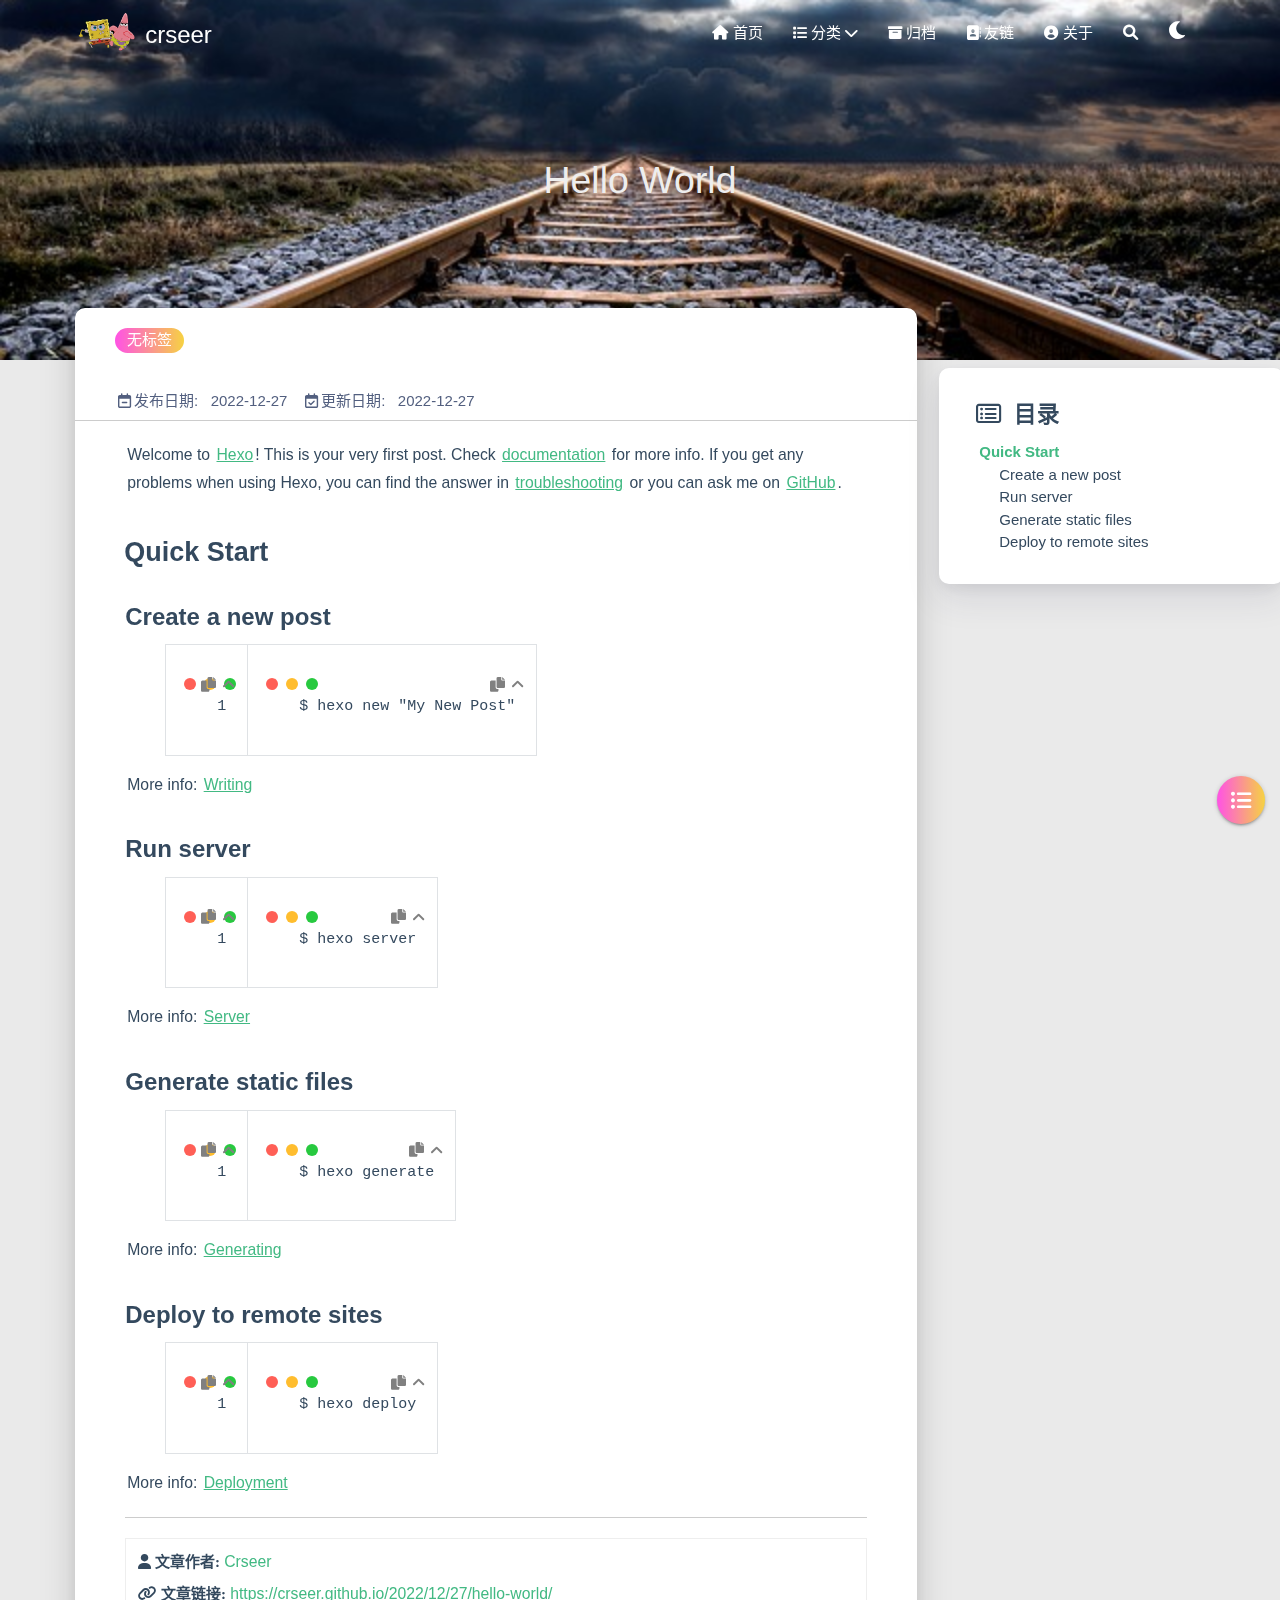
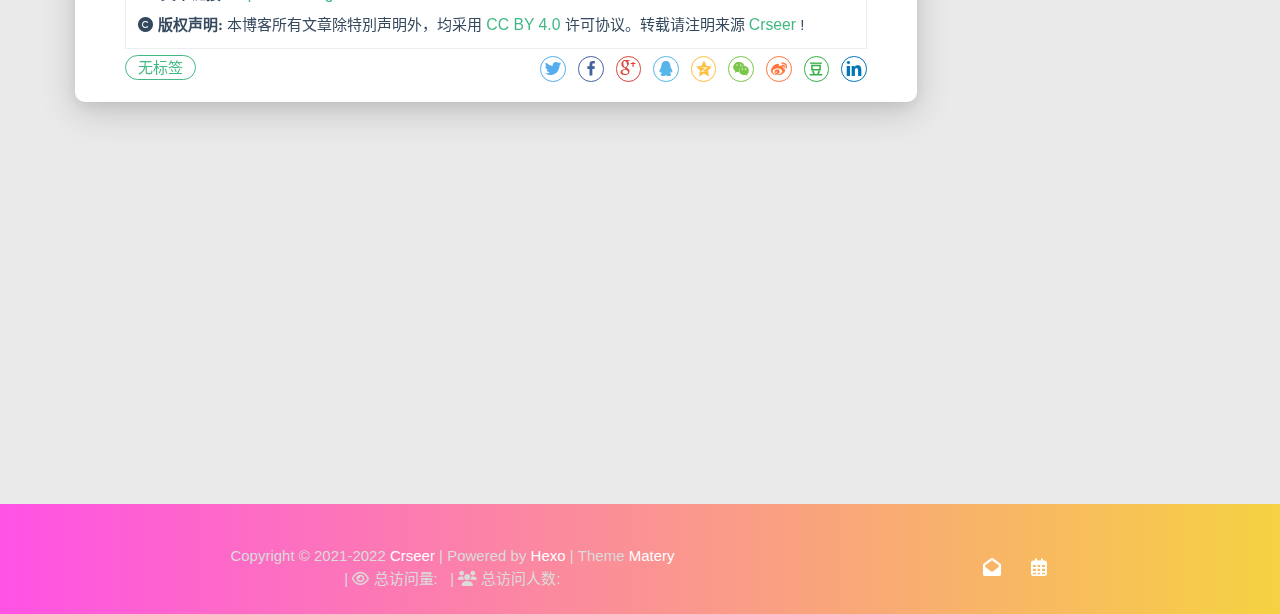
<file: 2022/12/27/hello-world/index.html>
<!DOCTYPE HTML>
<html lang="zh-CN">


<head>
    <meta charset="utf-8">
    <meta name="keywords" content="Hello World, crseer">
    <meta name="description" content="Welcome to Hexo! This is your very first post. Check documentation for more info. If you get any problems when using Hex">
    <meta http-equiv="X-UA-Compatible" content="IE=edge">
    <meta name="viewport" content="width=device-width, initial-scale=1.0, user-scalable=no">
    <meta name="renderer" content="webkit|ie-stand|ie-comp">
    <meta name="mobile-web-app-capable" content="yes">
    <meta name="format-detection" content="telephone=no">
    <meta name="apple-mobile-web-app-capable" content="yes">
    <meta name="apple-mobile-web-app-status-bar-style" content="black-translucent">
    <meta name="referrer" content="no-referrer-when-downgrade">
    <!-- Global site tag (gtag.js) - Google Analytics -->


    <title>Hello World | crseer</title>
    <link rel="icon" type="image/png" href="/favicon.png">
    


    <!-- bg-cover style     -->



<link rel="stylesheet" type="text/css" href="/libs/awesome/css/all.min.css">
<link rel="stylesheet" type="text/css" href="/libs/materialize/materialize.min.css">
<link rel="stylesheet" type="text/css" href="/libs/aos/aos.css">
<link rel="stylesheet" type="text/css" href="/libs/animate/animate.min.css">
<link rel="stylesheet" type="text/css" href="/libs/lightGallery/css/lightgallery.min.css">
<link rel="stylesheet" type="text/css" href="/css/matery.css">
<link rel="stylesheet" type="text/css" href="/css/my.css">
<link rel="stylesheet" type="text/css" href="/css/dark.css" media="none" onload="if(media!='all')media='all'">




    <link rel="stylesheet" href="/libs/tocbot/tocbot.css">
    <link rel="stylesheet" href="/css/post.css">




    



    <script src="/libs/jquery/jquery-3.6.0.min.js"></script>

<meta name="generator" content="Hexo 6.3.0"></head>


<body>
    <header class="navbar-fixed">
    <nav id="headNav" class="bg-color nav-transparent">
        <div id="navContainer" class="nav-wrapper container">
            <div class="brand-logo">
                <a href="/" class="waves-effect waves-light">
                    
                    <img src="/medias/logo.png" class="logo-img" alt="LOGO">
                    
                    <span class="logo-span">crseer</span>
                </a>
            </div>
            

<a href="#" data-target="mobile-nav" class="sidenav-trigger button-collapse"><i class="fas fa-bars"></i></a>
<ul class="right nav-menu">
  
  <li class="hide-on-med-and-down nav-item">
    
    <a href="/" class="waves-effect waves-light">
      
      <i class="fas fa-home" style="zoom: 0.6;"></i>
      
      <span>首页</span>
    </a>
    
  </li>
  
  <li class="hide-on-med-and-down nav-item">
    
    <a href="/categories" class="waves-effect waves-light">

      
      <i class="fas fa-list" style="zoom: 0.6;"></i>
      
      <span>分类</span>
      <i class="fas fa-chevron-down" aria-hidden="true" style="zoom: 0.6;"></i>
    </a>
    <ul class="sub-nav menus_item_child ">
      
      <li>
        <a href="/tags">
          
          <i class="fas fa-tags" style="margin-top: -20px; zoom: 0.6;"></i>
          
          <span>标签</span>
        </a>
      </li>
      
      <li>
        <a href="/categories/ctf">
          
          <i class="fas fa-flag" style="margin-top: -20px; zoom: 0.6;"></i>
          
          <span>CTF</span>
        </a>
      </li>
      
    </ul>
    
  </li>
  
  <li class="hide-on-med-and-down nav-item">
    
    <a href="/archives" class="waves-effect waves-light">
      
      <i class="fas fa-archive" style="zoom: 0.6;"></i>
      
      <span>归档</span>
    </a>
    
  </li>
  
  <li class="hide-on-med-and-down nav-item">
    
    <a href="/friends" class="waves-effect waves-light">
      
      <i class="fas fa-address-book" style="zoom: 0.6;"></i>
      
      <span>友链</span>
    </a>
    
  </li>
  
  <li class="hide-on-med-and-down nav-item">
    
    <a href="/about" class="waves-effect waves-light">
      
      <i class="fas fa-user-circle" style="zoom: 0.6;"></i>
      
      <span>关于</span>
    </a>
    
  </li>
  
  <li>
    <a href="#searchModal" class="modal-trigger waves-effect waves-light">
      <i id="searchIcon" class="fas fa-search" title="搜索" style="zoom: 0.85;"></i>
    </a>
  </li>
  <li>
    <a href="javascript:;" class="waves-effect waves-light" onclick="switchNightMode()" title="深色/浅色模式" >
      <i id="sum-moon-icon" class="fas fa-sun" style="zoom: 0.85;"></i>
    </a>
  </li>
</ul>


<div id="mobile-nav" class="side-nav sidenav">

    <div class="mobile-head bg-color">
        
        <img src="/medias/logo.png" class="logo-img circle responsive-img">
        
        <div class="logo-name">crseer</div>
        <div class="logo-desc">
            
            Never really desperate, only the lost of the soul.
            
        </div>
    </div>

    <ul class="menu-list mobile-menu-list">
        
        <li class="m-nav-item">
	  
		<a href="/" class="waves-effect waves-light">
			
			    <i class="fa-fw fas fa-home"></i>
			
			首页
		</a>
          
        </li>
        
        <li class="m-nav-item">
	  
		<a href="javascript:;">
			
				<i class="fa-fw fas fa-list"></i>
			
			分类
			<span class="m-icon"><i class="fas fa-chevron-right"></i></span>
		</a>
            <ul  style="background:  ;" >
              
                <li>

                  <a href="/tags " style="margin-left:50px">
				  
				   <i class="fa fas fa-tags" style="position: absolute;left:28px" ></i>
			      
		          <span>标签</span>
                  </a>
                </li>
              
                <li>

                  <a href="/categories/ctf " style="margin-left:50px">
				  
				   <i class="fa fas fa-flag" style="position: absolute;left:28px" ></i>
			      
		          <span>CTF</span>
                  </a>
                </li>
              
            </ul>
          
        </li>
        
        <li class="m-nav-item">
	  
		<a href="/archives" class="waves-effect waves-light">
			
			    <i class="fa-fw fas fa-archive"></i>
			
			归档
		</a>
          
        </li>
        
        <li class="m-nav-item">
	  
		<a href="/friends" class="waves-effect waves-light">
			
			    <i class="fa-fw fas fa-address-book"></i>
			
			友链
		</a>
          
        </li>
        
        <li class="m-nav-item">
	  
		<a href="/about" class="waves-effect waves-light">
			
			    <i class="fa-fw fas fa-user-circle"></i>
			
			关于
		</a>
          
        </li>
        
        
    </ul>
</div>


        </div>

        
    </nav>

</header>

    



<div class="bg-cover pd-header post-cover" style="background-image: url('/medias/featureimages/12.jpg')">
    <div class="container" style="right: 0px;left: 0px;">
        <div class="row">
            <div class="col s12 m12 l12">
                <div class="brand">
                    <h1 class="description center-align post-title">Hello World</h1>
                </div>
            </div>
        </div>
    </div>
</div>




<main class="post-container content">

    
    <div class="row">
    <div id="main-content" class="col s12 m12 l9">
        <!-- 文章内容详情 -->
<div id="artDetail">
    <div class="card">
        <div class="card-content article-info">
            <div class="row tag-cate">
                <div class="col s7">
                    
                          <div class="article-tag">
                            <span class="chip bg-color">无标签</span>
                          </div>
                    
                </div>
                <div class="col s5 right-align">
                    
                </div>
            </div>

            <div class="post-info">
                
                <div class="post-date info-break-policy">
                    <i class="far fa-calendar-minus fa-fw"></i>发布日期:&nbsp;&nbsp;
                    2022-12-27
                </div>
                

                
                <div class="post-date info-break-policy">
                    <i class="far fa-calendar-check fa-fw"></i>更新日期:&nbsp;&nbsp;
                    2022-12-27
                </div>
                

                

                

                
            </div>
        </div>
        <hr class="clearfix">

        

        

        <div class="card-content article-card-content">
            <div id="articleContent">
                <p>Welcome to <a target="_blank" rel="noopener" href="https://hexo.io/">Hexo</a>! This is your very first post. Check <a target="_blank" rel="noopener" href="https://hexo.io/docs/">documentation</a> for more info. If you get any problems when using Hexo, you can find the answer in <a target="_blank" rel="noopener" href="https://hexo.io/docs/troubleshooting.html">troubleshooting</a> or you can ask me on <a target="_blank" rel="noopener" href="https://github.com/hexojs/hexo/issues">GitHub</a>.</p>
<h2 id="Quick-Start"><a href="#Quick-Start" class="headerlink" title="Quick Start"></a>Quick Start</h2><h3 id="Create-a-new-post"><a href="#Create-a-new-post" class="headerlink" title="Create a new post"></a>Create a new post</h3><figure class="highlight bash"><table><tr><td class="gutter"><pre><span class="line">1</span><br></pre></td><td class="code"><pre><span class="line">$ hexo new <span class="string">&quot;My New Post&quot;</span></span><br></pre></td></tr></table></figure>

<p>More info: <a target="_blank" rel="noopener" href="https://hexo.io/docs/writing.html">Writing</a></p>
<h3 id="Run-server"><a href="#Run-server" class="headerlink" title="Run server"></a>Run server</h3><figure class="highlight bash"><table><tr><td class="gutter"><pre><span class="line">1</span><br></pre></td><td class="code"><pre><span class="line">$ hexo server</span><br></pre></td></tr></table></figure>

<p>More info: <a target="_blank" rel="noopener" href="https://hexo.io/docs/server.html">Server</a></p>
<h3 id="Generate-static-files"><a href="#Generate-static-files" class="headerlink" title="Generate static files"></a>Generate static files</h3><figure class="highlight bash"><table><tr><td class="gutter"><pre><span class="line">1</span><br></pre></td><td class="code"><pre><span class="line">$ hexo generate</span><br></pre></td></tr></table></figure>

<p>More info: <a target="_blank" rel="noopener" href="https://hexo.io/docs/generating.html">Generating</a></p>
<h3 id="Deploy-to-remote-sites"><a href="#Deploy-to-remote-sites" class="headerlink" title="Deploy to remote sites"></a>Deploy to remote sites</h3><figure class="highlight bash"><table><tr><td class="gutter"><pre><span class="line">1</span><br></pre></td><td class="code"><pre><span class="line">$ hexo deploy</span><br></pre></td></tr></table></figure>

<p>More info: <a target="_blank" rel="noopener" href="https://hexo.io/docs/one-command-deployment.html">Deployment</a></p>

                
            </div>
            <hr/>

            

    <div class="reprint" id="reprint-statement">
        
            <div class="reprint__author">
                <span class="reprint-meta" style="font-weight: bold;">
                    <i class="fas fa-user">
                        文章作者:
                    </i>
                </span>
                <span class="reprint-info">
                    <a href="/about" rel="external nofollow noreferrer">Crseer</a>
                </span>
            </div>
            <div class="reprint__type">
                <span class="reprint-meta" style="font-weight: bold;">
                    <i class="fas fa-link">
                        文章链接:
                    </i>
                </span>
                <span class="reprint-info">
                    <a href="https://crseer.github.io/2022/12/27/hello-world/">https://crseer.github.io/2022/12/27/hello-world/</a>
                </span>
            </div>
            <div class="reprint__notice">
                <span class="reprint-meta" style="font-weight: bold;">
                    <i class="fas fa-copyright">
                        版权声明:
                    </i>
                </span>
                <span class="reprint-info">
                    本博客所有文章除特別声明外，均采用
                    <a href="https://creativecommons.org/licenses/by/4.0/deed.zh" rel="external nofollow noreferrer" target="_blank">CC BY 4.0</a>
                    许可协议。转载请注明来源
                    <a href="/about" target="_blank">Crseer</a>
                    !
                </span>
            </div>
        
    </div>

    <script async defer>
      document.addEventListener("copy", function (e) {
        let toastHTML = '<span>复制成功，请遵循本文的转载规则</span><button class="btn-flat toast-action" onclick="navToReprintStatement()" style="font-size: smaller">查看</a>';
        M.toast({html: toastHTML})
      });

      function navToReprintStatement() {
        $("html, body").animate({scrollTop: $("#reprint-statement").offset().top - 80}, 800);
      }
    </script>



            <div class="tag_share" style="display: block;">
                <div class="post-meta__tag-list" style="display: inline-block;">
                    
                        <div class="article-tag">
                            <span class="chip bg-color">无标签</span>
                        </div>
                    
                </div>
                <div class="post_share" style="zoom: 80%; width: fit-content; display: inline-block; float: right; margin: -0.15rem 0;">
                    <link rel="stylesheet" type="text/css" href="/libs/share/css/share.min.css">
<div id="article-share">

    
    <div class="social-share" data-sites="twitter,facebook,google,qq,qzone,wechat,weibo,douban,linkedin" data-wechat-qrcode-helper="<p>微信扫一扫即可分享！</p>"></div>
    <script src="/libs/share/js/social-share.min.js"></script>
    

    

</div>

                </div>
            </div>
            
        </div>
    </div>

    

    

    

    

    

    

    

    

    

<article id="prenext-posts" class="prev-next articles">
    <div class="row article-row">
        
        <div class="article col s12 m6" data-aos="fade-up">
            <div class="article-badge left-badge text-color">
                <i class="fas fa-chevron-left"></i>&nbsp;上一篇</div>
            <div class="card">
                <a href="/2022/12/27/test/">
                    <div class="card-image">
                        
                        
                        <img src="/medias/featureimages/10.jpg" class="responsive-img" alt="test">
                        
                        <span class="card-title">test</span>
                    </div>
                </a>
                <div class="card-content article-content">
                    <div class="summary block-with-text">
                        
                            
                        
                    </div>
                    <div class="publish-info">
                        <span class="publish-date">
                            <i class="far fa-clock fa-fw icon-date"></i>2022-12-27
                        </span>
                        <span class="publish-author">
                            
                            <i class="fas fa-bookmark fa-fw icon-category"></i>
                            
                            <a href="/categories/ctf/" class="post-category">
                                    ctf
                                </a>
                            
                            
                        </span>
                    </div>
                </div>
                
                <div class="card-action article-tags">
                    
                    <a href="/tags/ctf/">
                        <span class="chip bg-color">ctf</span>
                    </a>
                    
                </div>
                
            </div>
        </div>
        
        
        <div class="article col s12 m6" data-aos="fade-up">
            <div class="article-badge right-badge text-color">
                本篇&nbsp;<i class="far fa-dot-circle"></i>
            </div>
            <div class="card">
                <a href="/2022/12/27/hello-world/">
                    <div class="card-image">
                        
                        
                        <img src="/medias/featureimages/12.jpg" class="responsive-img" alt="Hello World">
                        
                        <span class="card-title">Hello World</span>
                    </div>
                </a>
                <div class="card-content article-content">
                    <div class="summary block-with-text">
                        
                            
                        
                    </div>
                    <div class="publish-info">
                            <span class="publish-date">
                                <i class="far fa-clock fa-fw icon-date"></i>2022-12-27
                            </span>
                        <span class="publish-author">
                            
                            <i class="fas fa-user fa-fw"></i>
                            Crseer
                            
                        </span>
                    </div>
                </div>

                
            </div>
        </div>
        
    </div>
</article>

</div>



<!-- 代码块功能依赖 -->
<script type="text/javascript" src="/libs/codeBlock/codeBlockFuction.js"></script>



<!-- 代码语言 -->

<script type="text/javascript" src="/libs/codeBlock/codeLang.js"></script>


<!-- 代码块复制 -->

<script type="text/javascript" src="/libs/codeBlock/codeCopy.js"></script>


<!-- 代码块收缩 -->

<script type="text/javascript" src="/libs/codeBlock/codeShrink.js"></script>



    </div>
    <div id="toc-aside" class="expanded col l3 hide-on-med-and-down">
        <div class="toc-widget card" style="background-color: white;">
            <div class="toc-title"><i class="far fa-list-alt"></i>&nbsp;&nbsp;目录</div>
            <div id="toc-content"></div>
        </div>
    </div>
</div>

<!-- TOC 悬浮按钮. -->

<div id="floating-toc-btn" class="hide-on-med-and-down">
    <a class="btn-floating btn-large bg-color">
        <i class="fas fa-list-ul"></i>
    </a>
</div>


<script src="/libs/tocbot/tocbot.min.js"></script>
<script>
    $(function () {
        tocbot.init({
            tocSelector: '#toc-content',
            contentSelector: '#articleContent',
            headingsOffset: -($(window).height() * 0.4 - 45),
            collapseDepth: Number('0'),
            headingSelector: 'h2, h3, h4'
        });

        // Set scroll toc fixed.
        let tocHeight = parseInt($(window).height() * 0.4 - 64);
        let $tocWidget = $('.toc-widget');
        $(window).scroll(function () {
            let scroll = $(window).scrollTop();
            /* add post toc fixed. */
            if (scroll > tocHeight) {
                $tocWidget.addClass('toc-fixed');
            } else {
                $tocWidget.removeClass('toc-fixed');
            }
        });

        
        /* 修复文章卡片 div 的宽度. */
        let fixPostCardWidth = function (srcId, targetId) {
            let srcDiv = $('#' + srcId);
            if (srcDiv.length === 0) {
                return;
            }

            let w = srcDiv.width();
            if (w >= 450) {
                w = w + 21;
            } else if (w >= 350 && w < 450) {
                w = w + 18;
            } else if (w >= 300 && w < 350) {
                w = w + 16;
            } else {
                w = w + 14;
            }
            $('#' + targetId).width(w);
        };

        // 切换TOC目录展开收缩的相关操作.
        const expandedClass = 'expanded';
        let $tocAside = $('#toc-aside');
        let $mainContent = $('#main-content');
        $('#floating-toc-btn .btn-floating').click(function () {
            if ($tocAside.hasClass(expandedClass)) {
                $tocAside.removeClass(expandedClass).hide();
                $mainContent.removeClass('l9');
            } else {
                $tocAside.addClass(expandedClass).show();
                $mainContent.addClass('l9');
            }
            fixPostCardWidth('artDetail', 'prenext-posts');
        });
        
    });
</script>

    

</main>




    <footer class="page-footer bg-color">
    
        <link rel="stylesheet" href="/libs/aplayer/APlayer.min.css">
<style>
    .aplayer .aplayer-lrc p {
        
        display: none;
        
        font-size: 12px;
        font-weight: 700;
        line-height: 16px !important;
    }

    .aplayer .aplayer-lrc p.aplayer-lrc-current {
        
        display: none;
        
        font-size: 15px;
        color: #42b983;
    }

    
    .aplayer.aplayer-fixed.aplayer-narrow .aplayer-body {
        left: -66px !important;
    }

    .aplayer.aplayer-fixed.aplayer-narrow .aplayer-body:hover {
        left: 0px !important;
    }

    
</style>
<div class="">
    
    <div class="row">
        <meting-js class="col l8 offset-l2 m10 offset-m1 s12"
                   server="netease"
                   type="playlist"
                   id="2888085740"
                   fixed='true'
                   autoplay='false'
                   theme='#42b983'
                   loop='all'
                   order='random'
                   preload='auto'
                   volume='0.7'
                   list-folded='true'
        >
        </meting-js>
    </div>
</div>

<script src="/libs/aplayer/APlayer.min.js"></script>
<script src="/libs/aplayer/Meting.min.js"></script>

    

    <div class="container row center-align"
         style="margin-bottom: 0px !important;">
        <div class="col s12 m8 l8 copy-right">
            Copyright&nbsp;&copy;
            
                <span id="year">2021-2022</span>
            
            <a href="/about" target="_blank">Crseer</a>
            |&nbsp;Powered by&nbsp;<a href="https://hexo.io/" target="_blank">Hexo</a>
            |&nbsp;Theme&nbsp;<a href="https://github.com/blinkfox/hexo-theme-matery" target="_blank">Matery</a>
            <br>
            
            
            
                
            
            
                <span id="busuanzi_container_site_pv">
                &nbsp;|&nbsp;<i class="far fa-eye"></i>&nbsp;总访问量:&nbsp;
                    <span id="busuanzi_value_site_pv" class="white-color"></span>
            </span>
            
            
                <span id="busuanzi_container_site_uv">
                &nbsp;|&nbsp;<i class="fas fa-users"></i>&nbsp;总访问人数:&nbsp;
                    <span id="busuanzi_value_site_uv" class="white-color"></span>
            </span>
            
            <br>

            <!-- 运行天数提醒. -->
            
            <br>
            
        </div>
        <div class="col s12 m4 l4 social-link social-statis">


    <a href="mailto:487315746@qq.com" class="tooltipped" target="_blank" data-tooltip="邮件联系我" data-position="top" data-delay="50">
        <i class="fas fa-envelope-open"></i>
    </a>















    <a href="https://crseer.github.io/archives/" class="tooltipped" target="_blank" data-tooltip="文章" data-position="top" data-delay="50">
        <i class="far fa-calendar-alt"></i>
    </a>

</div>
    </div>
</footer>

<div class="progress-bar"></div>


    <!-- 搜索遮罩框 -->
<div id="searchModal" class="modal">
    <div class="modal-content">
        <div class="search-header">
            <span class="title"><i class="fas fa-search"></i>&nbsp;&nbsp;搜索</span>
            <input type="search" id="searchInput" name="s" placeholder="请输入搜索的关键字"
                   class="search-input">
        </div>
        <div id="searchResult"></div>
    </div>
</div>

<script type="text/javascript">
$(function () {
    var searchFunc = function (path, search_id, content_id) {
        'use strict';
        $.ajax({
            url: path,
            dataType: "xml",
            success: function (xmlResponse) {
                // get the contents from search data
                var datas = $("entry", xmlResponse).map(function () {
                    return {
                        title: $("title", this).text(),
                        content: $("content", this).text(),
                        url: $("url", this).text()
                    };
                }).get();
                var $input = document.getElementById(search_id);
                var $resultContent = document.getElementById(content_id);
                $input.addEventListener('input', function () {
                    var str = '<ul class=\"search-result-list\">';
                    var keywords = this.value.trim().toLowerCase().split(/[\s\-]+/);
                    $resultContent.innerHTML = "";
                    if (this.value.trim().length <= 0) {
                        return;
                    }
                    // perform local searching
                    datas.forEach(function (data) {
                        var isMatch = true;
                        var data_title = data.title.trim().toLowerCase();
                        var data_content = data.content.trim().replace(/<[^>]+>/g, "").toLowerCase();
                        var data_url = data.url;
                        data_url = data_url.indexOf('/') === 0 ? data.url : '/' + data_url;
                        var index_title = -1;
                        var index_content = -1;
                        var first_occur = -1;
                        // only match artiles with not empty titles and contents
                        if (data_title !== '' && data_content !== '') {
                            keywords.forEach(function (keyword, i) {
                                index_title = data_title.indexOf(keyword);
                                index_content = data_content.indexOf(keyword);
                                if (index_title < 0 && index_content < 0) {
                                    isMatch = false;
                                } else {
                                    if (index_content < 0) {
                                        index_content = 0;
                                    }
                                    if (i === 0) {
                                        first_occur = index_content;
                                    }
                                }
                            });
                        }
                        // show search results
                        if (isMatch) {
                            str += "<li><a href='" + data_url + "' class='search-result-title'>" + data_title + "</a>";
                            var content = data.content.trim().replace(/<[^>]+>/g, "");
                            if (first_occur >= 0) {
                                // cut out 100 characters
                                var start = first_occur - 20;
                                var end = first_occur + 80;
                                if (start < 0) {
                                    start = 0;
                                }
                                if (start === 0) {
                                    end = 100;
                                }
                                if (end > content.length) {
                                    end = content.length;
                                }
                                var match_content = content.substr(start, end);
                                // highlight all keywords
                                keywords.forEach(function (keyword) {
                                    var regS = new RegExp(keyword, "gi");
                                    match_content = match_content.replace(regS, "<em class=\"search-keyword\">" + keyword + "</em>");
                                });

                                str += "<p class=\"search-result\">" + match_content + "...</p>"
                            }
                            str += "</li>";
                        }
                    });
                    str += "</ul>";
                    $resultContent.innerHTML = str;
                });
            }
        });
    };

    searchFunc('/search.xml', 'searchInput', 'searchResult');
});
</script>

    <!-- 白天和黑夜主题 -->
<div class="stars-con">
    <div id="stars"></div>
    <div id="stars2"></div>
    <div id="stars3"></div>  
</div>

<script>
    function switchNightMode() {
        $('<div class="Cuteen_DarkSky"><div class="Cuteen_DarkPlanet"></div></div>').appendTo($('body')),
        setTimeout(function () {
            $('body').hasClass('DarkMode') 
            ? ($('body').removeClass('DarkMode'), localStorage.setItem('isDark', '0'), $('#sum-moon-icon').removeClass("fa-sun").addClass('fa-moon')) 
            : ($('body').addClass('DarkMode'), localStorage.setItem('isDark', '1'), $('#sum-moon-icon').addClass("fa-sun").removeClass('fa-moon')),
            
            setTimeout(function () {
            $('.Cuteen_DarkSky').fadeOut(1e3, function () {
                $(this).remove()
            })
            }, 2e3)
        })
    }
</script>

    <!-- 回到顶部按钮 -->
<div id="backTop" class="top-scroll">
    <a class="btn-floating btn-large waves-effect waves-light" href="#!">
        <i class="fas fa-arrow-up"></i>
    </a>
</div>


    <script src="/libs/materialize/materialize.min.js"></script>
    <script src="/libs/masonry/masonry.pkgd.min.js"></script>
    <script src="/libs/aos/aos.js"></script>
    <script src="/libs/scrollprogress/scrollProgress.min.js"></script>
    <script src="/libs/lightGallery/js/lightgallery-all.min.js"></script>
    <script src="/js/matery.js"></script>

    

    

    <!-- 雪花特效 -->
    

    <!-- 鼠标星星特效 -->
    

     
        <script src="https://ssl.captcha.qq.com/TCaptcha.js"></script>
        <script src="/libs/others/TencentCaptcha.js"></script>
        <button id="TencentCaptcha" data-appid="xxxxxxxxxx" data-cbfn="callback" type="button" hidden></button>
    

    <!-- Baidu Analytics -->

    <!-- Baidu Push -->

<script>
    (function () {
        var bp = document.createElement('script');
        var curProtocol = window.location.protocol.split(':')[0];
        if (curProtocol === 'https') {
            bp.src = 'https://zz.bdstatic.com/linksubmit/push.js';
        } else {
            bp.src = 'http://push.zhanzhang.baidu.com/push.js';
        }
        var s = document.getElementsByTagName("script")[0];
        s.parentNode.insertBefore(bp, s);
    })();
</script>

    
    <script src="/libs/others/clicklove.js" async="async"></script>
    
    
    <script async src="/libs/others/busuanzi.pure.mini.js"></script>
    

    

    

    <!--腾讯兔小巢-->
    
    

    

    

    
    <script src="/libs/instantpage/instantpage.js" type="module"></script>
    

</body>

</html>
</file>
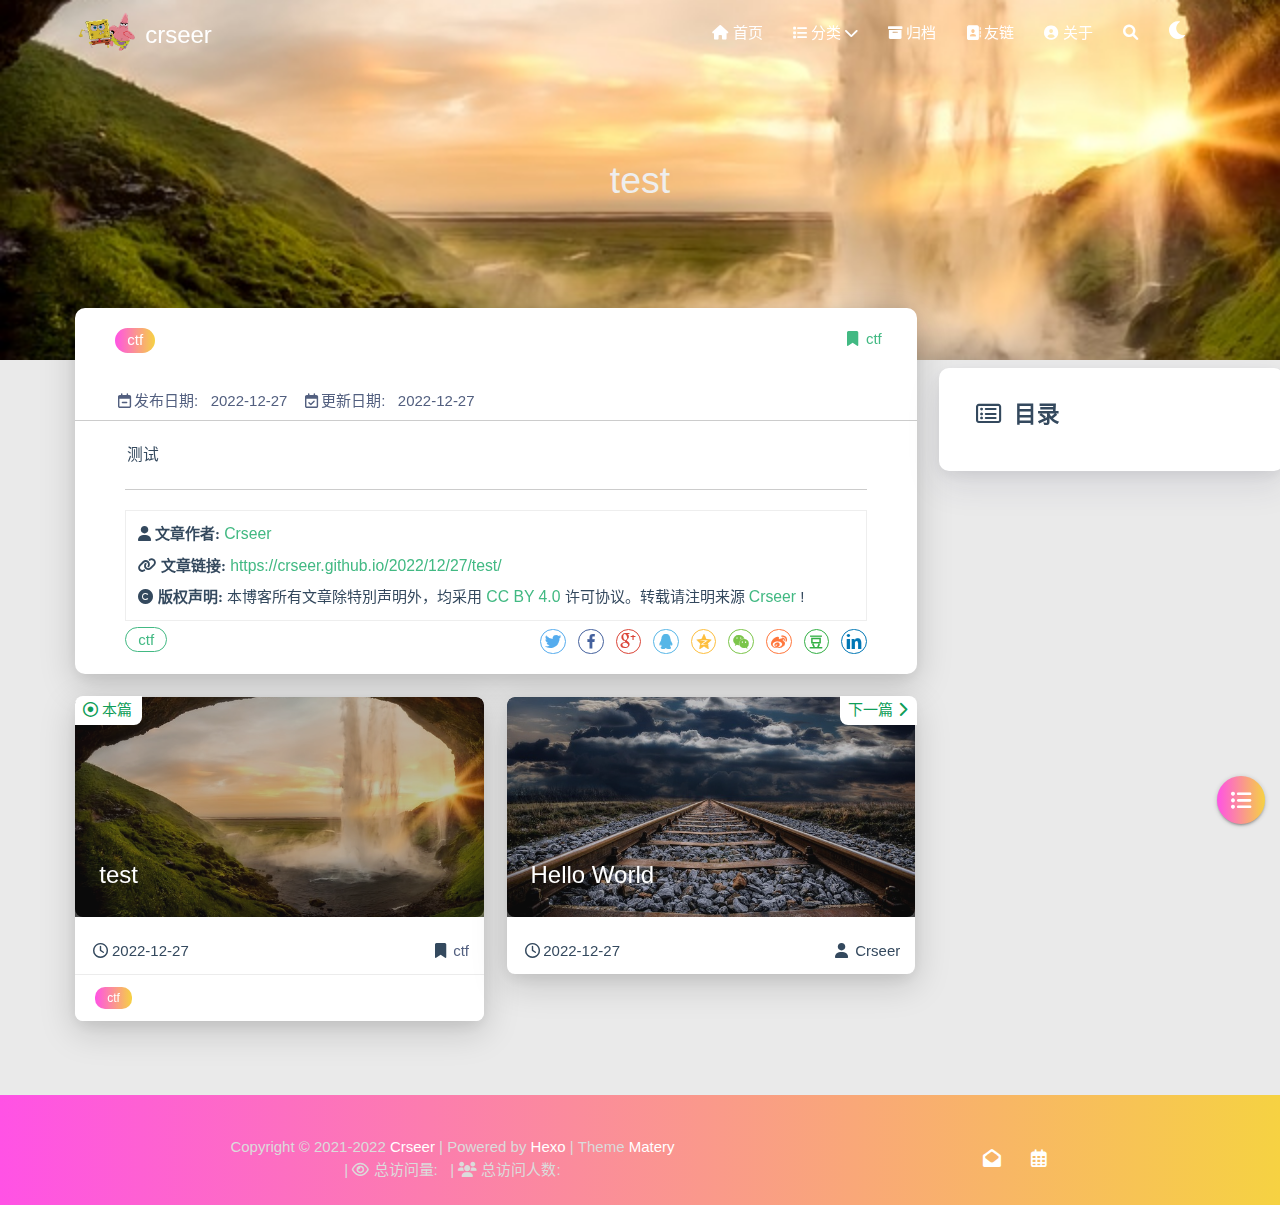
<file: 2022/12/27/test/index.html>
<!DOCTYPE HTML>
<html lang="zh-CN">


<head>
    <meta charset="utf-8">
    <meta name="keywords" content="test, crseer">
    <meta name="description" content="测试
">
    <meta http-equiv="X-UA-Compatible" content="IE=edge">
    <meta name="viewport" content="width=device-width, initial-scale=1.0, user-scalable=no">
    <meta name="renderer" content="webkit|ie-stand|ie-comp">
    <meta name="mobile-web-app-capable" content="yes">
    <meta name="format-detection" content="telephone=no">
    <meta name="apple-mobile-web-app-capable" content="yes">
    <meta name="apple-mobile-web-app-status-bar-style" content="black-translucent">
    <meta name="referrer" content="no-referrer-when-downgrade">
    <!-- Global site tag (gtag.js) - Google Analytics -->


    <title>test | crseer</title>
    <link rel="icon" type="image/png" href="/favicon.png">
    


    <!-- bg-cover style     -->



<link rel="stylesheet" type="text/css" href="/libs/awesome/css/all.min.css">
<link rel="stylesheet" type="text/css" href="/libs/materialize/materialize.min.css">
<link rel="stylesheet" type="text/css" href="/libs/aos/aos.css">
<link rel="stylesheet" type="text/css" href="/libs/animate/animate.min.css">
<link rel="stylesheet" type="text/css" href="/libs/lightGallery/css/lightgallery.min.css">
<link rel="stylesheet" type="text/css" href="/css/matery.css">
<link rel="stylesheet" type="text/css" href="/css/my.css">
<link rel="stylesheet" type="text/css" href="/css/dark.css" media="none" onload="if(media!='all')media='all'">




    <link rel="stylesheet" href="/libs/tocbot/tocbot.css">
    <link rel="stylesheet" href="/css/post.css">




    



    <script src="/libs/jquery/jquery-3.6.0.min.js"></script>

<meta name="generator" content="Hexo 6.3.0"></head>


<body>
    <header class="navbar-fixed">
    <nav id="headNav" class="bg-color nav-transparent">
        <div id="navContainer" class="nav-wrapper container">
            <div class="brand-logo">
                <a href="/" class="waves-effect waves-light">
                    
                    <img src="/medias/logo.png" class="logo-img" alt="LOGO">
                    
                    <span class="logo-span">crseer</span>
                </a>
            </div>
            

<a href="#" data-target="mobile-nav" class="sidenav-trigger button-collapse"><i class="fas fa-bars"></i></a>
<ul class="right nav-menu">
  
  <li class="hide-on-med-and-down nav-item">
    
    <a href="/" class="waves-effect waves-light">
      
      <i class="fas fa-home" style="zoom: 0.6;"></i>
      
      <span>首页</span>
    </a>
    
  </li>
  
  <li class="hide-on-med-and-down nav-item">
    
    <a href="/categories" class="waves-effect waves-light">

      
      <i class="fas fa-list" style="zoom: 0.6;"></i>
      
      <span>分类</span>
      <i class="fas fa-chevron-down" aria-hidden="true" style="zoom: 0.6;"></i>
    </a>
    <ul class="sub-nav menus_item_child ">
      
      <li>
        <a href="/tags">
          
          <i class="fas fa-tags" style="margin-top: -20px; zoom: 0.6;"></i>
          
          <span>标签</span>
        </a>
      </li>
      
      <li>
        <a href="/categories/ctf">
          
          <i class="fas fa-flag" style="margin-top: -20px; zoom: 0.6;"></i>
          
          <span>CTF</span>
        </a>
      </li>
      
    </ul>
    
  </li>
  
  <li class="hide-on-med-and-down nav-item">
    
    <a href="/archives" class="waves-effect waves-light">
      
      <i class="fas fa-archive" style="zoom: 0.6;"></i>
      
      <span>归档</span>
    </a>
    
  </li>
  
  <li class="hide-on-med-and-down nav-item">
    
    <a href="/friends" class="waves-effect waves-light">
      
      <i class="fas fa-address-book" style="zoom: 0.6;"></i>
      
      <span>友链</span>
    </a>
    
  </li>
  
  <li class="hide-on-med-and-down nav-item">
    
    <a href="/about" class="waves-effect waves-light">
      
      <i class="fas fa-user-circle" style="zoom: 0.6;"></i>
      
      <span>关于</span>
    </a>
    
  </li>
  
  <li>
    <a href="#searchModal" class="modal-trigger waves-effect waves-light">
      <i id="searchIcon" class="fas fa-search" title="搜索" style="zoom: 0.85;"></i>
    </a>
  </li>
  <li>
    <a href="javascript:;" class="waves-effect waves-light" onclick="switchNightMode()" title="深色/浅色模式" >
      <i id="sum-moon-icon" class="fas fa-sun" style="zoom: 0.85;"></i>
    </a>
  </li>
</ul>


<div id="mobile-nav" class="side-nav sidenav">

    <div class="mobile-head bg-color">
        
        <img src="/medias/logo.png" class="logo-img circle responsive-img">
        
        <div class="logo-name">crseer</div>
        <div class="logo-desc">
            
            Never really desperate, only the lost of the soul.
            
        </div>
    </div>

    <ul class="menu-list mobile-menu-list">
        
        <li class="m-nav-item">
	  
		<a href="/" class="waves-effect waves-light">
			
			    <i class="fa-fw fas fa-home"></i>
			
			首页
		</a>
          
        </li>
        
        <li class="m-nav-item">
	  
		<a href="javascript:;">
			
				<i class="fa-fw fas fa-list"></i>
			
			分类
			<span class="m-icon"><i class="fas fa-chevron-right"></i></span>
		</a>
            <ul  style="background:  ;" >
              
                <li>

                  <a href="/tags " style="margin-left:50px">
				  
				   <i class="fa fas fa-tags" style="position: absolute;left:28px" ></i>
			      
		          <span>标签</span>
                  </a>
                </li>
              
                <li>

                  <a href="/categories/ctf " style="margin-left:50px">
				  
				   <i class="fa fas fa-flag" style="position: absolute;left:28px" ></i>
			      
		          <span>CTF</span>
                  </a>
                </li>
              
            </ul>
          
        </li>
        
        <li class="m-nav-item">
	  
		<a href="/archives" class="waves-effect waves-light">
			
			    <i class="fa-fw fas fa-archive"></i>
			
			归档
		</a>
          
        </li>
        
        <li class="m-nav-item">
	  
		<a href="/friends" class="waves-effect waves-light">
			
			    <i class="fa-fw fas fa-address-book"></i>
			
			友链
		</a>
          
        </li>
        
        <li class="m-nav-item">
	  
		<a href="/about" class="waves-effect waves-light">
			
			    <i class="fa-fw fas fa-user-circle"></i>
			
			关于
		</a>
          
        </li>
        
        
    </ul>
</div>


        </div>

        
    </nav>

</header>

    



<div class="bg-cover pd-header post-cover" style="background-image: url('/medias/featureimages/10.jpg')">
    <div class="container" style="right: 0px;left: 0px;">
        <div class="row">
            <div class="col s12 m12 l12">
                <div class="brand">
                    <h1 class="description center-align post-title">test</h1>
                </div>
            </div>
        </div>
    </div>
</div>




<main class="post-container content">

    
    <div class="row">
    <div id="main-content" class="col s12 m12 l9">
        <!-- 文章内容详情 -->
<div id="artDetail">
    <div class="card">
        <div class="card-content article-info">
            <div class="row tag-cate">
                <div class="col s7">
                    
                    <div class="article-tag">
                        
                            <a href="/tags/ctf/">
                                <span class="chip bg-color">ctf</span>
                            </a>
                        
                    </div>
                    
                </div>
                <div class="col s5 right-align">
                    
                    <div class="post-cate">
                        <i class="fas fa-bookmark fa-fw icon-category"></i>
                        
                            <a href="/categories/ctf/" class="post-category">
                                ctf
                            </a>
                        
                    </div>
                    
                </div>
            </div>

            <div class="post-info">
                
                <div class="post-date info-break-policy">
                    <i class="far fa-calendar-minus fa-fw"></i>发布日期:&nbsp;&nbsp;
                    2022-12-27
                </div>
                

                
                <div class="post-date info-break-policy">
                    <i class="far fa-calendar-check fa-fw"></i>更新日期:&nbsp;&nbsp;
                    2022-12-27
                </div>
                

                

                

                
            </div>
        </div>
        <hr class="clearfix">

        

        

        <div class="card-content article-card-content">
            <div id="articleContent">
                <p>测试</p>

                
            </div>
            <hr/>

            

    <div class="reprint" id="reprint-statement">
        
            <div class="reprint__author">
                <span class="reprint-meta" style="font-weight: bold;">
                    <i class="fas fa-user">
                        文章作者:
                    </i>
                </span>
                <span class="reprint-info">
                    <a href="/about" rel="external nofollow noreferrer">Crseer</a>
                </span>
            </div>
            <div class="reprint__type">
                <span class="reprint-meta" style="font-weight: bold;">
                    <i class="fas fa-link">
                        文章链接:
                    </i>
                </span>
                <span class="reprint-info">
                    <a href="https://crseer.github.io/2022/12/27/test/">https://crseer.github.io/2022/12/27/test/</a>
                </span>
            </div>
            <div class="reprint__notice">
                <span class="reprint-meta" style="font-weight: bold;">
                    <i class="fas fa-copyright">
                        版权声明:
                    </i>
                </span>
                <span class="reprint-info">
                    本博客所有文章除特別声明外，均采用
                    <a href="https://creativecommons.org/licenses/by/4.0/deed.zh" rel="external nofollow noreferrer" target="_blank">CC BY 4.0</a>
                    许可协议。转载请注明来源
                    <a href="/about" target="_blank">Crseer</a>
                    !
                </span>
            </div>
        
    </div>

    <script async defer>
      document.addEventListener("copy", function (e) {
        let toastHTML = '<span>复制成功，请遵循本文的转载规则</span><button class="btn-flat toast-action" onclick="navToReprintStatement()" style="font-size: smaller">查看</a>';
        M.toast({html: toastHTML})
      });

      function navToReprintStatement() {
        $("html, body").animate({scrollTop: $("#reprint-statement").offset().top - 80}, 800);
      }
    </script>



            <div class="tag_share" style="display: block;">
                <div class="post-meta__tag-list" style="display: inline-block;">
                    
                        <div class="article-tag">
                            
                                <a href="/tags/ctf/">
                                    <span class="chip bg-color">ctf</span>
                                </a>
                            
                        </div>
                    
                </div>
                <div class="post_share" style="zoom: 80%; width: fit-content; display: inline-block; float: right; margin: -0.15rem 0;">
                    <link rel="stylesheet" type="text/css" href="/libs/share/css/share.min.css">
<div id="article-share">

    
    <div class="social-share" data-sites="twitter,facebook,google,qq,qzone,wechat,weibo,douban,linkedin" data-wechat-qrcode-helper="<p>微信扫一扫即可分享！</p>"></div>
    <script src="/libs/share/js/social-share.min.js"></script>
    

    

</div>

                </div>
            </div>
            
        </div>
    </div>

    

    

    

    

    

    

    

    

    

<article id="prenext-posts" class="prev-next articles">
    <div class="row article-row">
        
        <div class="article col s12 m6" data-aos="fade-up" data-aos="fade-up">
            <div class="article-badge left-badge text-color">
                <i class="far fa-dot-circle"></i>&nbsp;本篇
            </div>
            <div class="card">
                <a href="/2022/12/27/test/">
                    <div class="card-image">
                        
                        
                        <img src="/medias/featureimages/10.jpg" class="responsive-img" alt="test">
                        
                        <span class="card-title">test</span>
                    </div>
                </a>
                <div class="card-content article-content">
                    <div class="summary block-with-text">
                        
                            
                        
                    </div>
                    <div class="publish-info">
                            <span class="publish-date">
                                <i class="far fa-clock fa-fw icon-date"></i>2022-12-27
                            </span>
                        <span class="publish-author">
                            
                            <i class="fas fa-bookmark fa-fw icon-category"></i>
                            
                            <a href="/categories/ctf/" class="post-category">
                                    ctf
                                </a>
                            
                            
                        </span>
                    </div>
                </div>

                
                <div class="card-action article-tags">
                    
                    <a href="/tags/ctf/">
                        <span class="chip bg-color">ctf</span>
                    </a>
                    
                </div>
                
            </div>
        </div>
        
        
        <div class="article col s12 m6" data-aos="fade-up">
            <div class="article-badge right-badge text-color">
                下一篇&nbsp;<i class="fas fa-chevron-right"></i>
            </div>
            <div class="card">
                <a href="/2022/12/27/hello-world/">
                    <div class="card-image">
                        
                        
                        <img src="/medias/featureimages/12.jpg" class="responsive-img" alt="Hello World">
                        
                        <span class="card-title">Hello World</span>
                    </div>
                </a>
                <div class="card-content article-content">
                    <div class="summary block-with-text">
                        
                            
                        
                    </div>
                    <div class="publish-info">
                            <span class="publish-date">
                                <i class="far fa-clock fa-fw icon-date"></i>2022-12-27
                            </span>
                        <span class="publish-author">
                            
                            <i class="fas fa-user fa-fw"></i>
                            Crseer
                            
                        </span>
                    </div>
                </div>
                
            </div>
        </div>
        
    </div>
</article>

</div>



<!-- 代码块功能依赖 -->
<script type="text/javascript" src="/libs/codeBlock/codeBlockFuction.js"></script>



<!-- 代码语言 -->

<script type="text/javascript" src="/libs/codeBlock/codeLang.js"></script>


<!-- 代码块复制 -->

<script type="text/javascript" src="/libs/codeBlock/codeCopy.js"></script>


<!-- 代码块收缩 -->

<script type="text/javascript" src="/libs/codeBlock/codeShrink.js"></script>



    </div>
    <div id="toc-aside" class="expanded col l3 hide-on-med-and-down">
        <div class="toc-widget card" style="background-color: white;">
            <div class="toc-title"><i class="far fa-list-alt"></i>&nbsp;&nbsp;目录</div>
            <div id="toc-content"></div>
        </div>
    </div>
</div>

<!-- TOC 悬浮按钮. -->

<div id="floating-toc-btn" class="hide-on-med-and-down">
    <a class="btn-floating btn-large bg-color">
        <i class="fas fa-list-ul"></i>
    </a>
</div>


<script src="/libs/tocbot/tocbot.min.js"></script>
<script>
    $(function () {
        tocbot.init({
            tocSelector: '#toc-content',
            contentSelector: '#articleContent',
            headingsOffset: -($(window).height() * 0.4 - 45),
            collapseDepth: Number('0'),
            headingSelector: 'h2, h3, h4'
        });

        // Set scroll toc fixed.
        let tocHeight = parseInt($(window).height() * 0.4 - 64);
        let $tocWidget = $('.toc-widget');
        $(window).scroll(function () {
            let scroll = $(window).scrollTop();
            /* add post toc fixed. */
            if (scroll > tocHeight) {
                $tocWidget.addClass('toc-fixed');
            } else {
                $tocWidget.removeClass('toc-fixed');
            }
        });

        
        /* 修复文章卡片 div 的宽度. */
        let fixPostCardWidth = function (srcId, targetId) {
            let srcDiv = $('#' + srcId);
            if (srcDiv.length === 0) {
                return;
            }

            let w = srcDiv.width();
            if (w >= 450) {
                w = w + 21;
            } else if (w >= 350 && w < 450) {
                w = w + 18;
            } else if (w >= 300 && w < 350) {
                w = w + 16;
            } else {
                w = w + 14;
            }
            $('#' + targetId).width(w);
        };

        // 切换TOC目录展开收缩的相关操作.
        const expandedClass = 'expanded';
        let $tocAside = $('#toc-aside');
        let $mainContent = $('#main-content');
        $('#floating-toc-btn .btn-floating').click(function () {
            if ($tocAside.hasClass(expandedClass)) {
                $tocAside.removeClass(expandedClass).hide();
                $mainContent.removeClass('l9');
            } else {
                $tocAside.addClass(expandedClass).show();
                $mainContent.addClass('l9');
            }
            fixPostCardWidth('artDetail', 'prenext-posts');
        });
        
    });
</script>

    

</main>




    <footer class="page-footer bg-color">
    
        <link rel="stylesheet" href="/libs/aplayer/APlayer.min.css">
<style>
    .aplayer .aplayer-lrc p {
        
        display: none;
        
        font-size: 12px;
        font-weight: 700;
        line-height: 16px !important;
    }

    .aplayer .aplayer-lrc p.aplayer-lrc-current {
        
        display: none;
        
        font-size: 15px;
        color: #42b983;
    }

    
    .aplayer.aplayer-fixed.aplayer-narrow .aplayer-body {
        left: -66px !important;
    }

    .aplayer.aplayer-fixed.aplayer-narrow .aplayer-body:hover {
        left: 0px !important;
    }

    
</style>
<div class="">
    
    <div class="row">
        <meting-js class="col l8 offset-l2 m10 offset-m1 s12"
                   server="netease"
                   type="playlist"
                   id="2888085740"
                   fixed='true'
                   autoplay='false'
                   theme='#42b983'
                   loop='all'
                   order='random'
                   preload='auto'
                   volume='0.7'
                   list-folded='true'
        >
        </meting-js>
    </div>
</div>

<script src="/libs/aplayer/APlayer.min.js"></script>
<script src="/libs/aplayer/Meting.min.js"></script>

    

    <div class="container row center-align"
         style="margin-bottom: 0px !important;">
        <div class="col s12 m8 l8 copy-right">
            Copyright&nbsp;&copy;
            
                <span id="year">2021-2022</span>
            
            <a href="/about" target="_blank">Crseer</a>
            |&nbsp;Powered by&nbsp;<a href="https://hexo.io/" target="_blank">Hexo</a>
            |&nbsp;Theme&nbsp;<a href="https://github.com/blinkfox/hexo-theme-matery" target="_blank">Matery</a>
            <br>
            
            
            
                
            
            
                <span id="busuanzi_container_site_pv">
                &nbsp;|&nbsp;<i class="far fa-eye"></i>&nbsp;总访问量:&nbsp;
                    <span id="busuanzi_value_site_pv" class="white-color"></span>
            </span>
            
            
                <span id="busuanzi_container_site_uv">
                &nbsp;|&nbsp;<i class="fas fa-users"></i>&nbsp;总访问人数:&nbsp;
                    <span id="busuanzi_value_site_uv" class="white-color"></span>
            </span>
            
            <br>

            <!-- 运行天数提醒. -->
            
            <br>
            
        </div>
        <div class="col s12 m4 l4 social-link social-statis">


    <a href="mailto:487315746@qq.com" class="tooltipped" target="_blank" data-tooltip="邮件联系我" data-position="top" data-delay="50">
        <i class="fas fa-envelope-open"></i>
    </a>















    <a href="https://crseer.github.io/archives/" class="tooltipped" target="_blank" data-tooltip="文章" data-position="top" data-delay="50">
        <i class="far fa-calendar-alt"></i>
    </a>

</div>
    </div>
</footer>

<div class="progress-bar"></div>


    <!-- 搜索遮罩框 -->
<div id="searchModal" class="modal">
    <div class="modal-content">
        <div class="search-header">
            <span class="title"><i class="fas fa-search"></i>&nbsp;&nbsp;搜索</span>
            <input type="search" id="searchInput" name="s" placeholder="请输入搜索的关键字"
                   class="search-input">
        </div>
        <div id="searchResult"></div>
    </div>
</div>

<script type="text/javascript">
$(function () {
    var searchFunc = function (path, search_id, content_id) {
        'use strict';
        $.ajax({
            url: path,
            dataType: "xml",
            success: function (xmlResponse) {
                // get the contents from search data
                var datas = $("entry", xmlResponse).map(function () {
                    return {
                        title: $("title", this).text(),
                        content: $("content", this).text(),
                        url: $("url", this).text()
                    };
                }).get();
                var $input = document.getElementById(search_id);
                var $resultContent = document.getElementById(content_id);
                $input.addEventListener('input', function () {
                    var str = '<ul class=\"search-result-list\">';
                    var keywords = this.value.trim().toLowerCase().split(/[\s\-]+/);
                    $resultContent.innerHTML = "";
                    if (this.value.trim().length <= 0) {
                        return;
                    }
                    // perform local searching
                    datas.forEach(function (data) {
                        var isMatch = true;
                        var data_title = data.title.trim().toLowerCase();
                        var data_content = data.content.trim().replace(/<[^>]+>/g, "").toLowerCase();
                        var data_url = data.url;
                        data_url = data_url.indexOf('/') === 0 ? data.url : '/' + data_url;
                        var index_title = -1;
                        var index_content = -1;
                        var first_occur = -1;
                        // only match artiles with not empty titles and contents
                        if (data_title !== '' && data_content !== '') {
                            keywords.forEach(function (keyword, i) {
                                index_title = data_title.indexOf(keyword);
                                index_content = data_content.indexOf(keyword);
                                if (index_title < 0 && index_content < 0) {
                                    isMatch = false;
                                } else {
                                    if (index_content < 0) {
                                        index_content = 0;
                                    }
                                    if (i === 0) {
                                        first_occur = index_content;
                                    }
                                }
                            });
                        }
                        // show search results
                        if (isMatch) {
                            str += "<li><a href='" + data_url + "' class='search-result-title'>" + data_title + "</a>";
                            var content = data.content.trim().replace(/<[^>]+>/g, "");
                            if (first_occur >= 0) {
                                // cut out 100 characters
                                var start = first_occur - 20;
                                var end = first_occur + 80;
                                if (start < 0) {
                                    start = 0;
                                }
                                if (start === 0) {
                                    end = 100;
                                }
                                if (end > content.length) {
                                    end = content.length;
                                }
                                var match_content = content.substr(start, end);
                                // highlight all keywords
                                keywords.forEach(function (keyword) {
                                    var regS = new RegExp(keyword, "gi");
                                    match_content = match_content.replace(regS, "<em class=\"search-keyword\">" + keyword + "</em>");
                                });

                                str += "<p class=\"search-result\">" + match_content + "...</p>"
                            }
                            str += "</li>";
                        }
                    });
                    str += "</ul>";
                    $resultContent.innerHTML = str;
                });
            }
        });
    };

    searchFunc('/search.xml', 'searchInput', 'searchResult');
});
</script>

    <!-- 白天和黑夜主题 -->
<div class="stars-con">
    <div id="stars"></div>
    <div id="stars2"></div>
    <div id="stars3"></div>  
</div>

<script>
    function switchNightMode() {
        $('<div class="Cuteen_DarkSky"><div class="Cuteen_DarkPlanet"></div></div>').appendTo($('body')),
        setTimeout(function () {
            $('body').hasClass('DarkMode') 
            ? ($('body').removeClass('DarkMode'), localStorage.setItem('isDark', '0'), $('#sum-moon-icon').removeClass("fa-sun").addClass('fa-moon')) 
            : ($('body').addClass('DarkMode'), localStorage.setItem('isDark', '1'), $('#sum-moon-icon').addClass("fa-sun").removeClass('fa-moon')),
            
            setTimeout(function () {
            $('.Cuteen_DarkSky').fadeOut(1e3, function () {
                $(this).remove()
            })
            }, 2e3)
        })
    }
</script>

    <!-- 回到顶部按钮 -->
<div id="backTop" class="top-scroll">
    <a class="btn-floating btn-large waves-effect waves-light" href="#!">
        <i class="fas fa-arrow-up"></i>
    </a>
</div>


    <script src="/libs/materialize/materialize.min.js"></script>
    <script src="/libs/masonry/masonry.pkgd.min.js"></script>
    <script src="/libs/aos/aos.js"></script>
    <script src="/libs/scrollprogress/scrollProgress.min.js"></script>
    <script src="/libs/lightGallery/js/lightgallery-all.min.js"></script>
    <script src="/js/matery.js"></script>

    

    

    <!-- 雪花特效 -->
    

    <!-- 鼠标星星特效 -->
    

     
        <script src="https://ssl.captcha.qq.com/TCaptcha.js"></script>
        <script src="/libs/others/TencentCaptcha.js"></script>
        <button id="TencentCaptcha" data-appid="xxxxxxxxxx" data-cbfn="callback" type="button" hidden></button>
    

    <!-- Baidu Analytics -->

    <!-- Baidu Push -->

<script>
    (function () {
        var bp = document.createElement('script');
        var curProtocol = window.location.protocol.split(':')[0];
        if (curProtocol === 'https') {
            bp.src = 'https://zz.bdstatic.com/linksubmit/push.js';
        } else {
            bp.src = 'http://push.zhanzhang.baidu.com/push.js';
        }
        var s = document.getElementsByTagName("script")[0];
        s.parentNode.insertBefore(bp, s);
    })();
</script>

    
    <script src="/libs/others/clicklove.js" async="async"></script>
    
    
    <script async src="/libs/others/busuanzi.pure.mini.js"></script>
    

    

    

    <!--腾讯兔小巢-->
    
    

    

    

    
    <script src="/libs/instantpage/instantpage.js" type="module"></script>
    

</body>

</html>
</file>
<file: css/indexcover.css>
.carousel-control {
    width: 45px;
    height: 45px;
    line-height: 55px;
    border-radius: 45px;
    background: transparent;
    cursor: pointer;
    z-index: 100;
}

#prev-cover {
    position: absolute;
    top: 48%;
    left: 8px;
}

#next-cover {
    position: absolute;
    top: 48%;
    right: 8px;;
}

#prev-cover i {
    margin-right: 3px;
}

#next-cover i {
    margin-left: 3px;
}

.carousel-control:hover {
    background-color: rgba(0, 0, 0, .4);
}

.carousel-control i {
    color: #fff;
    font-size: 2.4rem;
}
</file>
<file: css/matery.css>
/*全局基础样式*/
/*小屏幕下(手机类)的样式*/
@media only screen and (max-width: 601px) {
    .container {
        width: 95%;
    }
}

/*中等屏幕下(平板类)的样式*/
@media only screen and (min-width: 600px) and (max-width: 992px) {
    .container {
        width: 90%;
    }
}

/*大屏幕下(桌面类)的样式*/
@media only screen and (min-width: 993px) {
    .container {
        width: 90%;
        max-width: 1125px;
    }

    .head-container {
        position: absolute;
        padding: 0 30px;
        width: 100%;
    }

    .post-container {
        width: 90%;
        margin: 0 auto;
        max-width: 1250px;
    }
}

body {
    background-color: #eaeaea;
    margin: 0;
    color: #34495e;
    overflow-x: hidden;
    overflow-y: auto;
}

h1 {
    margin: 48px 0 22px -5px;
    font-size: 2.0rem;
    font-weight: bold;
    line-height: 2.0rem;
}

h2 {
    margin: 42px 0 18px -5px;
    font-size: 1.8rem;
    font-weight: bold;
    line-height: 1.8rem;
}

h3 {
    margin: 38px 0 15px -4px;
    font-size: 1.6rem;
    font-weight: bold;
    line-height: 1.7rem;
}

h4 {
    margin: 32px 0 12px -4px;
    font-size: 1.45rem;
    font-weight: bold;
    line-height: 1.45rem;
}

h5 {
    margin: 28px 0 8px -4px;
    font-size: 1.2rem;
    font-weight: bold;
    line-height: 1.2rem;
}

h6 {
    margin: 22px 0 4px -4px;
    font-size: 1.1rem;
    line-height: 1.1rem;
}

p {
    font-size: 1rem;
    line-height: 1.5rem;
}

hr {
    margin: 20px 0;
    border: 0;
    border-top: 1px solid #ccc;
}

blockquote {
    border-left: 5px solid #42b983;
    padding: 1rem 0.8rem 0.2rem 0.8rem;
    color: #666;
    background-color: rgba(66, 185, 131, .1);
}

pre {
    padding: 2rem 1rem 1rem 3rem !important;
    border-radius: 0.35rem;
    tab-size: 4;
}

.code-area::after {
    content: " ";
    position: absolute;
    border-radius: 50%;
    background: #ff5f56;
    width: 12px;
    height: 12px;
    top: 0;
    left: 12px;
    margin-top: 12px;
    -webkit-box-shadow: 20px 0 #ffbd2e, 40px 0 #27c93f;
    box-shadow: 20px 0 #ffbd2e, 40px 0 #27c93f;
}

code {
    padding: 1px 5px;
    top: 13px !important;
    font-family: Inconsolata, Monaco, Consolas, 'Courier New', Courier, monospace;
    font-size: 0.91rem;
    color: #e96900;
    background-color: #f8f8f8;
    border-radius: 2px;
}

.code_copy {
    position: absolute;
    top: 0.7rem;
    right: 25px;
    z-index: 1;
    filter: invert(50%);
    cursor: pointer;
}

.codecopy_notice {
    position: absolute;
    top: 0.7rem;
    right: 6px;
    z-index: 1;
    filter: invert(50%);
    opacity: 0;
}

.code_lang {
    position: absolute;
    top: 1.2rem;
    right: 46px;
    line-height: 0;
    font-weight: bold;
    font-family: Consolas, Monaco, 'Andale Mono', 'Ubuntu Mono', monospace;
    z-index: 1;
    filter: invert(50%);
    cursor: pointer;
}

.code-expand {
    position: absolute;
    top: 4px;
    right: 0;
    filter: invert(50%);
    padding: 7px;
    z-index: 999 !important;
    cursor: pointer;
    transition: all .3s;
    transform: rotate(0deg);
}

.code-closed .code-expand {
    transform: rotate(-180deg) !important;
    transition: all .3s;
}

.code-closed pre::before {
    height: 0;
}

pre code {
    padding: 0;
    color: #e8eaf6;
    background-color: #272822;
}

/* 键盘 kbd 标签样式 */
kbd {
    margin: 0 3px;
    padding: 3px 5px;
    border-radius: 3px;
    border: 1px solid #b4b4b4;
    box-shadow: 0 1px 3px rgba(0, 0, 0, 0.25), 0 2px 1px 0 rgba(255, 255, 255, 0.6) inset;
    font-family: Consolas, Monaco, 'Andale Mono', 'Ubuntu Mono', monospace;
    font-size: 0.9rem;
    font-weight: 600;
    background-color: #f8f8f8;
    color: #34495e;
    line-height: 1.8rem;
    white-space: nowrap;
}

b,
strong {
    font-weight: bold;
}

dfn {
    font-style: italic;
}

small {
    font-size: 85%;
}

cite {
    font-style: normal;
}

mark {
    background-color: #fcf8e3;
    padding: .2em;
}

.card {
    border-radius: 10px;
    box-shadow: 0 15px 35px rgba(50, 50, 93, .1), 0 5px 15px rgba(0, 0, 0, .07) !important;
}

.card .card-image img {
    border-radius: 8px 8px 0 0;
    /* 修改文章列表图片填充样式为 cover 以覆盖整个区域而不会被缩放 */
    object-fit: cover;
}

.container .row {
    margin-bottom: 0;
}

.bg-color {
    background-image: linear-gradient(to right, #ff52e5 0%, #f6d242 100%);
}

.text-color {
    color: #0f9d58 !important;
}

.white-color {
    color: #fff;
}

.progress-bar {
    height: 4px;
    position: fixed;
    bottom: 0;
    z-index: 300;
    background: linear-gradient(to right, #4cbf30 0%, #0f9d58 100%);
    opacity: 0.8;
}

.sidenav-overlay {
    z-index: 500;
}

.pd-header {
    margin-top: -64px;
}

header .side-nav {
    width: 240px;
    z-index: 999;
    box-shadow: 0 2px 5px 0 rgba(0, 0, 0, 0.16), 0 7px 10px 0 rgba(0, 0, 0, 0.12);
}

nav {
    box-shadow: 0 2px 5px 0 rgba(0, 0, 0, 0.16), 0 7px 10px 0 rgba(0, 0, 0, 0.12);
}

header .nav-transparent {
    background-color: transparent !important;
    background-image: none;
    box-shadow: none;
}

header nav .brand-span {
    font-size: 1.45rem;
}

header .brand-logo .logo-img {
    height: 45px;
    vertical-align: middle;
    padding-bottom: 6px;
}

header .brand-logo .logo-span {
    font-size: 1.6rem;
}

/*修改顶部 logo 的文字垂直对齐为 top，避免默认 middle 看起来偏下*/
header .brand-logo .waves-effect {
    vertical-align: top;
}

header .button-collapse i {
    font-size: 1.5rem;
}

header .side-nav .mobile-head {
    padding: 0 15px;
}

header .side-nav .mobile-head img {
    margin-top: 30px;
    width: 75px;
    height: 75px;
}

header .side-nav .mobile-head .logo-name {
    margin-top: -30px;
    padding-left: 10px;
    font-size: 1.5rem;
}

header .side-nav .mobile-head .logo-desc {
    margin-top: -10px;
    padding-left: 10px;
    padding-bottom: 10px;
    font-size: 0.8rem;
    line-height: 1.3rem;
    color: #e3e3e3;
}

header .side-nav .menu-list li {
    padding: 0;
    margin-left: -15px;
}

header .side-nav .menu-list a {
    height: 50px;
    line-height: 50px;
    color: #34495e !important;
}

.mobile-menu-list a i {
    margin-left: 8px !important;
    font-size: 1.16rem;
    color: #34495e !important;
}

header .side-nav .fa-fw {
    width: 3.3rem;
    text-align: left;
}

header .side-nav .social-link {
    position: absolute;
    bottom: 45px;
    padding-left: 15px;
}

.social-link a {
    font-size: 1.2rem;
    display: inline;
    padding: 0 12px;
}

.cover-btns {
    position: relative;
    top: 10vh;
    text-align: center;
}

.cover-btns a {
    margin: 10px 15px;
    padding: 0 35px;
    height: 45px;
    line-height: 45px;
    font-size: 1rem;
    color: #fff;
    border: 1px solid #fff;
    background-color: transparent;
    border-radius: 30px;
    box-shadow: none;
}

.cover-btns a:hover {
    border: 1px solid #f44336;
    background-color: #f44336;
    box-shadow: 0 14px 26px -12px rgba(233, 30, 99, 0.42),
    0 4px 23px 0 rgba(0, 0, 0, 0.12),
    0 8px 10px -5px rgba(233, 30, 99, 0.2);
}

.cover-btns a i {
    font-size: 1.1rem;
    padding-right: 5px;
}

.scroll-down {
    background: #333;
    margin: 100px auto;
    -webkit-animation: scroll-down 1.5s infinite;
    -moz-animation: scroll-down 1.5s infinite;
    -o-animation: scroll-down 1.5s infinite;
    animation: scroll-down 1.5s infinite;
}

@-moz-keyframes scroll-down {
    0% {
        opacity: 0.4;
        -ms-filter: "progid:DXImageTransform.Microsoft.Alpha(Opacity=40)";
        filter: alpha(opacity=40);
        top: 0;
    }

    50% {
        opacity: 1;
        -ms-filter: none;
        filter: none;
        top: -16px;
    }

    100% {
        opacity: 0.4;
        -ms-filter: "progid:DXImageTransform.Microsoft.Alpha(Opacity=40)";
        filter: alpha(opacity=40);
        top: 0;
    }
}

@-webkit-keyframes scroll-down {
    0% {
        opacity: 0.4;
        -ms-filter: "progid:DXImageTransform.Microsoft.Alpha(Opacity=40)";
        filter: alpha(opacity=40);
        top: 0;
    }

    50% {
        opacity: 1;
        -ms-filter: none;
        filter: none;
        top: -16px;
    }

    100% {
        opacity: 0.4;
        -ms-filter: "progid:DXImageTransform.Microsoft.Alpha(Opacity=40)";
        filter: alpha(opacity=40);
        top: 0;
    }
}

@-o-keyframes scroll-down {
    0% {
        opacity: 0.4;
        -ms-filter: "progid:DXImageTransform.Microsoft.Alpha(Opacity=40)";
        filter: alpha(opacity=40);
        top: 0;
    }

    50% {
        opacity: 1;
        -ms-filter: none;
        filter: none;
        top: -16px;
    }

    100% {
        opacity: 0.4;
        -ms-filter: "progid:DXImageTransform.Microsoft.Alpha(Opacity=40)";
        filter: alpha(opacity=40);
        top: 0;
    }
}

@keyframes scroll-down {
    0% {
        opacity: 0.4;
        -ms-filter: "progid:DXImageTransform.Microsoft.Alpha(Opacity=40)";
        filter: alpha(opacity=40);
        top: 0;
    }

    50% {
        opacity: 1;
        -ms-filter: none;
        filter: none;
        top: -16px;
    }

    100% {
        opacity: 0.4;
        -ms-filter: "progid:DXImageTransform.Microsoft.Alpha(Opacity=40)";
        filter: alpha(opacity=40);
        top: 0;
    }
}

.cover-social-link {
    position: relative;
    top: 23vh;
    width: 100%;
    text-align: center;
}

.cover-social-link a {
    padding: 0 15px;
    font-size: 1.35rem;
    color: #fff;
}

header .go-back {
    float: left;
    position: relative;
    padding-left: 5px;
    padding-right: 5px;
    z-index: 1;
    height: 56px;
}

header .go-back i {
    font-size: 1.6rem;
    font-weight: 200;
    line-height: 56px;
}

/* 背景图效果. */
.bg-cover {
    position: relative;
    display: flex;
    align-items: center;
    height: 60vh;
    padding: 0;
    border: 0;
    overflow: hidden;
    background-position: center center;
    background-size: cover;
    transform: translate3d(0px, 0px, 0px);
}

.index-cover {
    height: 100vh;
}

.post-cover {
    height: 40vh !important;
}

/* .bg-cover:after {
    -webkit-animation: rainbow 60s infinite;
    animation: rainbow 60s infinite;
} */

.bg-cover:before,
.bg-cover:after {
    position: absolute;
    z-index: 1;
    width: 100%;
    height: 100%;
    display: block;
    left: 0;
    top: 0;
    content: "";
}

.bg-cover .container {
    position: relative;
    color: #fff;
    z-index: 2;
}

.bg-cover .title {
    font-size: 4rem;
    line-height: 1.2em;
    margin-bottom: 20px;
    position: relative;
}

.bg-cover .description {
    font-weight: 300;
    font-size: 1.25rem;
    line-height: 1.4em;
    color: #eee;
}

.bg-cover .post-title {
    margin: 0 auto;
    font-size: 2.5rem;
    font-weight: 400;
}

@-webkit-keyframes rainbow {

    0%,
    100% {
        background: rgba(156, 39, 176, 0.75);
        background: linear-gradient(45deg, rgba(156, 39, 176, 0.75) 0%, rgba(156, 39, 176, 0.65) 100%);
        background: -moz-linear-gradient(135deg, rgba(156, 39, 176, 0.75) 0%, rgba(156, 39, 176, 0.65) 100%);
        background: -webkit-linear-gradient(135deg, rgba(156, 39, 176, 0.75) 0%, rgba(156, 39, 176, 0.65) 100%);
    }

    16% {
        background: rgba(132, 13, 121, 0.75);
        background: linear-gradient(45deg, rgba(132, 13, 121, 0.75) 0%, rgba(132, 13, 121, 0.65) 100%);
        background: -moz-linear-gradient(135deg, rgba(132, 13, 121, 0.75) 0%, rgba(132, 13, 121, 0.65) 100%);
        background: -webkit-linear-gradient(135deg, rgba(132, 13, 121, 0.75) 0%, rgba(132, 13, 121, 0.65) 100%);
    }

    32% {
        background: rgba(239, 83, 80, 0.75);
        background: linear-gradient(45deg, rgba(239, 83, 80, 0.75) 0%, rgba(239, 83, 80, 0.65) 100%);
        background: -moz-linear-gradient(135deg, rgba(239, 83, 80, 0.75) 0%, rgba(239, 83, 80, 0.65) 100%);
        background: -webkit-linear-gradient(135deg, rgba(239, 83, 80, 0.75) 0%, rgba(239, 83, 80, 0.65) 100%);
    }

    48% {
        background: rgba(255, 87, 34, 0.75);
        background: linear-gradient(45deg, rgba(255, 87, 34, 0.75) 0%, rgba(255, 87, 34, 0.65) 100%);
        background: -moz-linear-gradient(135deg, rgba(255, 87, 34, 0.75) 0%, rgba(255, 87, 34, 0.65) 100%);
        background: -webkit-linear-gradient(135deg, rgba(255, 87, 34, 0.75) 0%, rgba(255, 87, 34, 0.65) 100%);
    }

    64% {
        background: rgba(255, 160, 0, 0.75);
        background: linear-gradient(45deg, rgba(255, 160, 0, 0.75) 0%, rgba(255, 160, 0, 0.65) 100%);
        background: -moz-linear-gradient(135deg, rgba(255, 160, 0, 0.75) 0%, rgba(255, 112, 66, 0.65) 100%);
        background: -webkit-linear-gradient(135deg, rgba(255, 160, 0, 0.75) 0%, rgba(255, 160, 0, 0.65) 100%);
    }

    80% {
        background: rgba(233, 30, 99, 0.75);
        background: linear-gradient(45deg, rgba(233, 30, 99, 0.75) 0%, rgba(233, 30, 99, 0.65) 100%);
        background: -moz-linear-gradient(135deg, rgba(233, 30, 99, 0.75) 0%, rgba(233, 30, 99, 0.65) 100%);
        background: -webkit-linear-gradient(135deg, rgba(2233, 30, 99, 0.75) 0%, rgba(233, 30, 99, 0.65) 100%);
    }
}

@keyframes rainbow {

    0%,
    100% {
        background: rgba(156, 39, 176, 0.75);
        background: linear-gradient(45deg, rgba(156, 39, 176, 0.75) 0%, rgba(156, 39, 176, 0.65) 100%);
        background: -moz-linear-gradient(135deg, rgba(156, 39, 176, 0.75) 0%, rgba(156, 39, 176, 0.65) 100%);
        background: -webkit-linear-gradient(135deg, rgba(156, 39, 176, 0.75) 0%, rgba(156, 39, 176, 0.65) 100%);
    }

    16% {
        background: rgba(132, 13, 121, 0.75);
        background: linear-gradient(45deg, rgba(132, 13, 121, 0.75) 0%, rgba(132, 13, 121, 0.65) 100%);
        background: -moz-linear-gradient(135deg, rgba(132, 13, 121, 0.75) 0%, rgba(132, 13, 121, 0.65) 100%);
        background: -webkit-linear-gradient(135deg, rgba(132, 13, 121, 0.75) 0%, rgba(132, 13, 121, 0.65) 100%);
    }

    32% {
        background: rgba(239, 83, 80, 0.75);
        background: linear-gradient(45deg, rgba(239, 83, 80, 0.75) 0%, rgba(239, 83, 80, 0.65) 100%);
        background: -moz-linear-gradient(135deg, rgba(239, 83, 80, 0.75) 0%, rgba(239, 83, 80, 0.65) 100%);
        background: -webkit-linear-gradient(135deg, rgba(239, 83, 80, 0.75) 0%, rgba(239, 83, 80, 0.65) 100%);
    }

    48% {
        background: rgba(255, 87, 34, 0.75);
        background: linear-gradient(45deg, rgba(255, 87, 34, 0.75) 0%, rgba(255, 87, 34, 0.65) 100%);
        background: -moz-linear-gradient(135deg, rgba(255, 87, 34, 0.75) 0%, rgba(255, 87, 34, 0.65) 100%);
        background: -webkit-linear-gradient(135deg, rgba(255, 87, 34, 0.75) 0%, rgba(255, 87, 34, 0.65) 100%);
    }

    64% {
        background: rgba(255, 160, 0, 0.75);
        background: linear-gradient(45deg, rgba(255, 160, 0, 0.75) 0%, rgba(255, 160, 0, 0.65) 100%);
        background: -moz-linear-gradient(135deg, rgba(255, 160, 0, 0.75) 0%, rgba(255, 112, 66, 0.65) 100%);
        background: -webkit-linear-gradient(135deg, rgba(255, 160, 0, 0.75) 0%, rgba(255, 160, 0, 0.65) 100%);
    }

    80% {
        background: rgba(233, 30, 99, 0.75);
        background: linear-gradient(45deg, rgba(233, 30, 99, 0.75) 0%, rgba(233, 30, 99, 0.65) 100%);
        background: -moz-linear-gradient(135deg, rgba(233, 30, 99, 0.75) 0%, rgba(233, 30, 99, 0.65) 100%);
        background: -webkit-linear-gradient(135deg, rgba(2233, 30, 99, 0.75) 0%, rgba(233, 30, 99, 0.65) 100%);
    }
}

.index-card {
    margin-top: -10px;
    padding-top: 20px;
}

.carousel-post .title {
    font-size: 2.6rem;
}

.dream {
    margin-top: 20px;
    margin-bottom: 40px;
}

.dream .title,
.music-player .title,
.video-player .title {
    margin-bottom: 20px;
    font-size: 2rem;
    font-weight: 700;
}

.dream .text {
    opacity: .6;
    font-size: 1.1rem;
}

.music-player,
.video-player {
    margin-top: 10px;
    margin-bottom: 50px;
}

.music,
.dplayer-video {
    box-shadow: 0 5px 20px 0 rgba(0, 0, 0, .2), 0 10px 20px -12px rgba(0, 0, 0, .5) !important;
}

#recommend-sections {
    margin-top: -30px;
    padding-top: 30px;
}

.index-card .card .card-content {
    padding: 20px 40px;
}

@media only screen and (min-width: 1418px) {
    .recommend {
        margin-top: 20px;
        padding: 0 0.75rem;
    }
}

@media only screen and (max-width: 601px) {
    .index-card .card .card-content {
        padding: 10px 10px;
    }
}

/*中等屏幕下(平板类)的样式*/
@media only screen and (min-width: 600px) and (max-width: 992px) {
    .index-card .card .card-content {
        padding: 20px 20px;
    }
}

.recommend .row .col {
    padding: 0 1.25rem;
}

.recommend .title {
    margin-top: 25px;
    margin-bottom: 25px;
    text-align: center;
    font-size: 1.8rem;
    font-weight: 700;
    line-height: 1.8rem;
}

.recommend .post-card:before {
    position: absolute;
    z-index: 0;
    width: 100%;
    height: 100%;
    display: block;
    left: 0;
    top: 0;
    content: "";
    background-color: rgba(0, 0, 0, .3);
    border-radius: 10px;
}

.recommend .post-card {
    position: relative;
    width: 100%;
    height: 300px;
    max-height: 300px;
    margin-bottom: 15px;
    margin-top: 15px;
    text-align: center;
    border: 0;
    border-radius: 10px;
    color: rgba(0, 0, 0, .87);
    background: #fff 50%;
    background-size: cover;
    box-shadow: 0 15px 35px rgba(50, 50, 93, .1), 0 5px 15px rgba(0, 0, 0, .07);
}

.recommend .post-card .post-body {
    position: relative;
    margin: 0 auto;
    padding: 1.8rem 1.25rem;
    z-index: 2;
}

.recommend .post-card .post-categories {
    margin: 10px auto;
}

.recommend .post-card .post-categories .category {
    padding: 0 8px;
    color: hsla(0, 0%, 100%, .7) !important;
    font-size: .75rem;
    font-weight: 500;
}

.recommend .post-card a {
    color: #fff;
}

.recommend .post-card .post-title {
    height: 48px;
    margin-top: 10px;
    margin-bottom: 5px;
}

.recommend .post-card .post-description {
    margin: 20px auto;
    max-width: 500px;
    height: 65px;
    max-height: 65px;
    font-size: 14px;
    color: hsla(0, 0%, 100%, .78) !important;
}

.recommend .post-card .read-more {
    height: 40px;
    margin: .6rem 1px;
    font-size: 0.9rem;
    font-weight: 400;
    line-height: 40px;
    color: #fff;
    border-radius: 30px;
    box-shadow: 0 2px 2px 0 rgba(244, 67, 54, .14), 0 3px 1px -2px rgba(244, 67, 54, .2), 0 1px 5px 0 rgba(244, 67, 54, .12);
}

.recommend .post-card .read-more .icon {
    font-size: 1.05rem;
    padding-right: 10px;
}

.archive-calendar {
    margin-top: -60px;
    max-width: 820px;
}

#post-calendar {
    width: 100%;
    height: 225px;
}

.settings-content {
    margin-top: -10px;
}

/*文章列表卡片各样式*/
#articles {
    margin-top: 10px;
    margin-bottom: 10px;
}

article a {
    margin-right: 0 !important;
    color: #525f7f;
    text-transform: none !important;
}

article a:hover {
    font-weight: bold;
    color: #42b983;
    text-decoration: underline;
}

.articles .row {
    margin-left: 0;
    margin-right: 0;
}

article .card {
    border-radius: 8px;
    overflow: hidden;
}

article .card-image {
    background-color: #222;
    border-radius: 8px;
}

article .card-image img {
    height: 220px;
    border-radius: 0.3rem;
    opacity: .7;
}

article .tag-image img {
    height: 220px;
}

article .card .card-content {
    padding: 15px 15px 12px 18px;
}

article .article-content .summary {
    padding-bottom: 2px;
    padding-left: 0;
    margin-bottom: 6px;
    word-break: break-all;
}

article .article-content .publish-author {
    float: right;
}

.publish-date .icon-date {
    padding-right: 5px;
}

.publish-author .icon-category {
    padding-left: 10px;
}

.article-content .publish-author .post-category {
    padding-left: 5px;
}

article .card .card-action {
    padding: 10px 15px 10px 18px;
    border-radius: 0 0 8px 8px !important;
}

article .article-tags .chip {
    margin: 2px;
    font-size: 0.8rem;
    font-weight: 400;
    height: 22px;
    line-height: 22px;
    color: #fff;
    border-radius: 10px;
}

.prev-next {
    margin-left: -0.75rem;
}

.prev-next .article-badge {
    min-width: 3rem;
    margin-top: 7px;
    padding: 3px 10px 3px 8px;
    text-align: center;
    font-size: 1rem;
    line-height: inherit;
    position: absolute;
    box-sizing: border-box;
    z-index: 200;
    background-color: #fff;
    font-weight: 500;
}

.prev-next .left-badge {
    border-radius: 8px 0 8px 0;
}

.prev-next .right-badge {
    border-radius: 0 8px 0 8px;
    right: 10px;
}

.paging {
    margin-bottom: 15px;
}

.paging .row {
    margin-left: 0;
    margin-right: 0;
}

.paging .page-info {
    font-size: 1.4rem;
    color: #888;
    padding-top: 1rem;
}

.paging i {
    font-size: 2.5rem;
}

.paging .disabled {
    background-color: #ccc !important;
}

.paging .disabled i {
    color: #999 !important;
}

/*文章详情样式*/
#artDetail {
    margin-top: -60px;
}

/* 修改小屏幕下文章详情table样式. */
@media only screen and (max-width: 550px) {
    #articleContent table {
        table-layout: fixed;
    }
}

@media only screen and (min-width: 1418px) {
    #artDetail {
        margin-top: -60px;
        padding: 0 0.75rem;
    }
}

#artDetail .card {
    box-shadow: 0 10px 35px 2px rgba(0, 0, 0, .15),
    0 5px 15px rgba(0, 0, 0, .07),
    0 2px 5px -5px rgba(0, 0, 0, .1) !important;
}

#artDetail .tag-cate {
    padding-bottom: 15px;
}

#artDetail a {
    margin-right: 0 !important;
    text-transform: none !important;
}

#artDetail .article-info {
    padding: 20px 30px 1px 40px;
    margin-bottom: -5px;
}

#artDetail .article-tag .chip {
    font-size: 1rem;
    font-weight: 400;
    height: 25px;
    line-height: 24px;
    color: #fff;
    border-radius: 15px;
    margin-right: 5px;
    margin-bottom: 2px;
}

#artDetail .tag_share .article-tag .chip {
    font-size: 1rem;
    font-weight: 400;
    height: 25px;
    line-height: 23px;
    border-radius: 15px;
    margin-right: 5px;
    margin-bottom: 2px;
    color: #42b983;
    background: #fff;
    border: 1px solid;
    transition: all 0.6s ease-in-out;
}

#artDetail .tag_share .article-tag .chip:hover {
    color: #fff;
    background: #42b983;
}

#artDetail .post-cate {
    float: right;
    color: #42b983;
}

#artDetail .post-cate a {
    padding-right: 5px;
    color: #42b983;
    font-weight: 500;
}

#artDetail .post-cate a:hover {
    text-decoration: underline;
}

#artDetail .post-info {
    color: #525f7f;
}

#artDetail .post-info .post-category {
    padding-right: 4px;
    color: #525f7f;
}

#artDetail .post-info .post-category:hover {
    font-weight: bold;
    color: #42b983;
    text-decoration: underline;
}

#artDetail .post-info .post-date {
    color: #525f7f;
}

#artDetail .post-info .post-word-count {
    margin-left: 15px;
}

#artDetail .post-info .post-read {
    margin-left: 15px;
    color: #525f7f;
}

#artDetail .article-card-content {
    padding: 0 15px 20px 18px;
}

@media only screen and (max-width: 601px) {
    #artDetail .article-info {
        padding: 15px 15px 1px 15px;
        margin-bottom: -5px;
    }
}

@media only screen and (min-width: 600px) and (max-width: 992px) {
    #artDetail .article-card-content {
        padding: 0 30px 20px 32px;
    }

    #artDetail .article-info {
        padding: 15px 20px 0 28px;
        margin-bottom: -5px;
    }
}

@media only screen and (min-width: 993px) {
    #artDetail .article-card-content {
        padding: 0 50px 20px 50px;
    }
}

#artDetail .reprint {
    margin: 15px 0 0.4rem;
    padding: 0.5rem 0.8rem;
    border: 1px solid #eee;
    line-height: 2;
    transition: box-shadow 0.3s ease-in-out
}

#artDetail .reprint-info {
    word-break: break-word;
}

#artDetail .reprint:hover {
    box-shadow: 0 0 10px 0 rgba(232, 237, 250, .6), 0 4px 8px 0 rgba(232, 237, 250, .5)
}

#artDetail .reprint a {
    font-size: 1.05rem;
    color: #42b983;
    font-weight: 500;
}

#articleContent p {
    margin: 2px 2px 10px;
    font-size: 1.05rem;
    line-height: 1.85rem;
}

#articleContent blockquote p {
    text-indent: 0.2rem;
}

#articleContent a {
    padding: 0 2px;
    color: #42b983;
    font-weight: 500;
    text-decoration: underline;
    word-wrap: break-word;
}

#articleContent .img-item {
    text-align: center;
}

#articleContent img {
    max-width: 100%;
    height: auto;
    cursor: pointer;
}

#articleContent video {
    display: block;
    margin: 30px auto;
    box-shadow: 0 5px 35px 0 rgba(0, 0, 0, .2), 0 10px 35px -11px rgba(0, 0, 0, .6);
    cursor: pointer;
}

#articleContent ol,
#articleContent ul {
    display: block;
    padding-left: 2em !important;
    word-spacing: 0.05rem;
}

#articleContent ul li,
#articleContent ol li {
    display: list-item;
    line-height: 1.8rem;
    font-size: 1rem;
}

#articleContent ul li {
    list-style-type: disc;
}

#articleContent ul ul li {
    list-style-type: circle;
}

#articleContent table {
    width: 100%;
    display: block;
    border-collapse: collapse;
    border-spacing: 0;
    overflow: auto;
}

/**
#articleContent table,
th,
td {
    padding: 12px 13px;
    border: 1px solid #dfe2e5;
}
**/

table tr:nth-child(2n),
thead {
    background-color: #fafafa;
}

#articleContent table th {
    background-color: #f2f2f2;
    min-width: 80px;
    border: 1px solid #dfe2e5;
    padding: 6px 6px;
}

#articleContent table td {
    min-width: 80px;
    border: 1px solid #dfe2e5;
    padding: 6px 6px;
}

#articleContent [type="checkbox"]:not(:checked),
[type="checkbox"]:checked {
    position: inherit;
    margin-left: -1.3rem;
    margin-right: 0.4rem;
    margin-top: -1px;
    vertical-align: middle;
    left: unset;
    visibility: visible;
}

@media only screen and (min-width: 600px) {
    #article-share .social-share a {
        margin-left: 15px !important;
    }
}

.chip-container {
    margin-top: -60px;
}

.chip-container .tag-title {
    margin-bottom: 10px;
    color: #3C4858;
    font-size: 1.75rem;
    font-weight: 400;
}

.chip-container .tag-chips {
    margin: 1rem auto 0.5rem;
    max-width: 850px;
    text-align: center;
}

.chip-container .tags-posts {
    margin-top: 20px;
}

.chip-container .chip-default {
    color: #34495e;
}

.chip-container .chip-active {
    color: #FFF !important;
    background: linear-gradient(to bottom right, #FF5E3A 0%, #FF2A68 100%) !important;
    box-shadow: 2px 5px 10px #aaa !important;
}

.chip-container .chip {
    margin: 10px 10px;
    padding: 19px 14px;
    display: inline-flex;
    line-height: 0;
    font-size: 1rem;
    font-weight: 500;
    border-radius: 5px;
    cursor: pointer;
    box-shadow: 0 3px 5px rgba(0, 0, 0, .12);
    z-index: 0;
}

.chip-container .chip:hover {
    color: #fff;
    background: linear-gradient(to right, #4cbf30 0%, #0f9d58 100%) !important;
}

.chip .tag-length {
    margin-left: 5px;
    margin-right: -2px;
    font-size: 0.5rem;
}

.chip-default .tag-length {
    color: #e91e63;
    margin-top: 1px;
}

.chip-active .tag-length {
    color: #fff;
}

/* archive page. */
#cd-timeline .year {
    position: relative;
    width: 80px;
    height: 80px;
    margin: 10px 0 50px -20px;
    padding: 21px 10px;
    background-color: #ff5722;
    color: #fff;
    font-size: 1.8rem;
    font-weight: 600;
}

#cd-timeline .year a {
    color: #fff;
}

#cd-timeline .month {
    position: relative;
    width: 60px;
    height: 60px;
    margin: 10px 0 30px -10px;
    padding: 14px 16px;
    background-color: #ef6c00;
    color: #fff;
    font-size: 1.7rem;
    font-weight: 600;
}

#cd-timeline .month a {
    color: #fff;
}

#cd-timeline .day {
    position: relative;
    padding: 8px 10px;
    background-color: #ffa726;
    color: #fff;
    font-size: 1.2rem;
    font-weight: 500;
}

#cd-timeline {
    /*width: 90%;*/
    max-width: 820px;
    position: relative;
    margin-top: 2rem;
    margin-bottom: 2rem;
}

#cd-timeline::before {
    /* this is the vertical line */
    content: '';
    position: absolute;
    top: 0;
    left: 18px;
    height: 100%;
    width: 4px;
    background: #0f9d58;
}

@media only screen and (min-width: 900px) {
    #cd-timeline {
        margin-top: 2rem;
        margin-bottom: 2rem;
    }

    #cd-timeline::before {
        left: 50%;
        margin-left: -2px;
    }

    #cd-timeline .year {
        margin: 10px 0 50px -40px;
        padding: 22px 11px;
    }

    #cd-timeline .month {
        margin: 10px 0 30px -30px;
        padding: 14px 16px;
    }
}

.cd-timeline-block {
    position: relative;
    margin: 1em 0;
}

.cd-timeline-block::after {
    clear: both;
    content: "";
    display: table;
}

.cd-timeline-block:first-child {
    margin-top: 0;
}

.cd-timeline-block:last-child {
    margin-bottom: 0;
}

@media only screen and (min-width: 870px) {
    .cd-timeline-block {
        margin: 1em 0;
    }

    .cd-timeline-block:first-child {
        margin-top: 0;
    }

    .cd-timeline-block:last-child {
        margin-bottom: 0;
    }
}

.cd-timeline-img {
    position: absolute;
    top: 0;
    left: 0;
    width: 40px;
    height: 40px;
    border-radius: 50%;
    box-shadow: 0 0 0 4px #ffffff, inset 0 2px 0 rgba(0, 0, 0, 0.08), 0 3px 0 4px rgba(0, 0, 0, 0.05);
}

@media only screen and (min-width: 900px) {
    .cd-timeline-img {
        width: 40px;
        height: 40px;
        left: 50%;
        margin-left: -20px;
        /* Force Hardware Acceleration in WebKit */
        -webkit-transform: translateZ(0);
        -webkit-backface-visibility: hidden;
    }

    .cssanimations .cd-timeline-img.is-hidden {
        visibility: hidden;
    }

    .cssanimations .cd-timeline-img.bounce-in {
        visibility: visible;
        -webkit-animation: cd-bounce-1 0.6s;
        -moz-animation: cd-bounce-1 0.6s;
        animation: cd-bounce-1 0.6s;
    }
}

.cd-timeline-content {
    position: relative;
    margin-top: -40px;
    margin-left: 60px;
    padding: 0;
    border-radius: 5px;
    background: #ffffff;
    box-shadow: 0 15px 35px rgba(50, 50, 93, .1), 0 5px 15px rgba(0, 0, 0, .07) !important;
}

.cd-timeline-content::after {
    clear: both;
    content: "";
    display: table;
}

.cd-timeline-content .card {
    margin: 0;
}

.cd-timeline-content::before {
    content: '';
    position: absolute;
    top: 18px !important;
    right: 100%;
    height: 0;
    width: 14px;
    margin-left: 2px;
    margin-right: 2px;
    border: 1px dashed #ffa726;
}

@media only screen and (min-width: 768px) {
    .cd-timeline-content h2 {
        font-size: 1.25rem;
    }

    .cd-timeline-content p {
        font-size: 1rem;
    }

    .cd-timeline-content .cd-read-more,
    .cd-timeline-content .cd-date {
        font-size: 0.875rem;
    }
}

@media only screen and (min-width: 900px) {
    .cd-timeline-content {
        margin-left: 0;
        padding: 0;
        width: 45%;

    }

    .cd-timeline-content::before {
        top: 24px;
        left: 100%;
    }

    .cd-timeline-content .cd-read-more {
        float: left;
    }

    .cd-timeline-block:nth-child(even) .cd-timeline-content {
        float: right;
    }

    .cd-timeline-block:nth-child(even) .cd-timeline-content::before {
        top: 24px;
        left: auto;
        right: 100%;
        border-color: #ffa726;
    }

    .cd-timeline-block:nth-child(even) .cd-timeline-content .cd-read-more {
        float: right;
    }

    .cssanimations .cd-timeline-content.is-hidden {
        visibility: hidden;
    }

    .cssanimations .cd-timeline-content.bounce-in {
        visibility: visible;
        -webkit-animation: cd-bounce-2 0.6s;
        -moz-animation: cd-bounce-2 0.6s;
        animation: cd-bounce-2 0.6s;
    }
}

/* about page styles. */

.about-container {
    width: 90%;
    max-width: 1225px;
    margin-top: -60px;
}

@media only screen and (max-width: 601px) {
    .about-container {
        width: 95%;
    }
}

.post-statis {
    text-align: center;
}

.post-statis .statis {
    display: inline-block;
    padding: 0.3rem 0.8rem;
    text-align: center;
    letter-spacing: .03rem;
}

.post-statis .statis .count {
    display: block;
    font-size: 1.3rem;
    font-weight: bold;
    text-decoration: underline;
}

.post-statis .statis .count a {
    color: #42b983;
}

.post-statis .statis .name {
    font-size: 0.9rem;
    color: #777;
}

#aboutme .social-link {
    margin: 0.5rem 0;
    text-align: center;
}

#aboutme .social-link a {
    display: inline-block;
    width: 2.3rem;
    height: 2.3rem;
    line-height: 2.2rem;
    margin: 0 0.5rem;
    padding: 0;
    color: #fff;
    border: 1px solid #0f9d58;
    background: radial-gradient(#4cbf30, #0f9d58);
    font-size: 0.9rem;
    border-radius: 50%;
    box-shadow: 0 4px 6px rgba(50, 50, 93, .21), 0 2px 3px rgba(0, 0, 0, .1);
}

.profile .avatar-img {
    max-width: 160px;
    width: 100%;
    margin: 0 auto;
    transform: translate3d(0, -65%, 0);
}

.profile .author {
    margin-top: -80px;
}

.profile .author .post-statis {
    margin: 0.5rem 0 1.4rem 0;
}

.profile .author .title {
    margin-bottom: 0.1rem;
    font-size: 1.8rem;
    font-weight: 500;
    color: #3C4858;
}

.profile .author .career {
    margin: 8px 0;
    font-size: 0.9rem;
    font-weight: 400;
    color: #777;
}

#aboutme .profile .social-link {
    margin: 1.5rem 0 0.8rem 0;
}

#aboutme .introduction {
    margin: 1.5rem auto 3rem;
    max-width: 600px;
    color: #999;
}

.post-charts,
.my-projects,
.my-skills,
.post-charts {
    padding: 3.8rem 1.5rem 0.8rem 1.5rem;
}

.post-charts,
.title,
.my-projects .title,
.my-skills .title,
.my-gallery .title {
    font-size: 2rem;
    margin-bottom: 2.25rem;
}

.my-projects .info {
    max-width: 360px;
    margin: 0 auto;
    padding: 1rem 0 1rem;
}

.my-projects .info .icon {
    display: inline-block;
    width: 76px;
    height: 76px;
    text-align: center;
    line-height: 76px;
    color: #fff;
    font-size: 1.75rem;
    border-radius: 50%;
}

.my-projects .info .info-title {
    margin: 1.25rem 0 0.875rem;
    font-size: 1.25rem;
    font-weight: 500;
    line-height: 1.5em;
}

.my-projects .info .info-title a {
    color: #34495e;
}

.my-projects .info .info-desc {
    margin: 0 0 10px;
    font-size: 0.9rem;
    color: #999;
}

.my-skills .skillbar {
    position: relative;
    display: block;
    max-width: 360px;
    margin: 15px auto;
    background: #eee;
    height: 30px;
    border-radius: 35px;
    -moz-border-radius: 35px;
    -webkit-border-radius: 35px;
    -webkit-transition: 0.4s linear;
    -moz-transition: 0.4s linear;
    -o-transition: 0.4s linear;
    transition: 0.4s linear;
    -webkit-transition-property: width, background-color;
    -moz-transition-property: width, background-color;
    -o-transition-property: width, background-color;
    transition-property: width, background-color;
}

.skillbar .skillbar-title {
    position: absolute;
    top: 0;
    left: 0;
    width: 110px;
    font-size: 0.9rem;
    color: #ffffff;
    border-radius: 35px;
    -webkit-border-radius: 35px;
    -moz-border-radius: 35px;
}

.skillbar .skillbar-title span {
    display: block;
    background: rgba(0, 0, 0, 0.15);
    padding: 0 20px;
    height: 30px;
    line-height: 30px;
    border-radius: 35px;
    -webkit-border-radius: 35px;
    -moz-border-radius: 35px;
}

.skillbar .skillbar-bar {
    height: 30px;
    width: 0;
    border-radius: 35px;
    -moz-border-radius: 35px;
    -webkit-border-radius: 35px;
}

.skillbar .skill-bar-percent {
    position: absolute;
    right: 10px;
    top: 0;
    font-size: 12px;
    height: 30px;
    line-height: 30px;
    color: #ffffff;
    color: rgba(0, 0, 0, 0.5);
}

.my-skills .other-skills {
    margin-top: 2rem;
}

.other-skills .sub-title {
    font-size: 1.5rem;
}

.other-skills .tag-chips {
    max-width: 600px;
}

.other-skills .chip {
    background-color: #fff;
    border: 1px solid #eee;
}

.other-skills .chip:hover {
    color: #fff;
    background: linear-gradient(to right, #4cbf30 0%, #0f9d58 100%);
    border: 1px solid #4cbf30;
    box-shadow: 0 5px 5px rgba(0, 0, 0, .25)
}

.my-gallery {
    margin: 4.5rem auto 1rem;
    padding: 0 1.2rem;
    max-width: 1100px;
}

.my-gallery .photo {
    margin: .5rem 0;
}

.my-gallery .photo img {
    width: 100%;
    height: 200px;
    border-radius: 10px;
    cursor: pointer;
}

/*尾部样式*/
footer {
    padding-bottom: 1px;
}

footer .social-statis {
    margin-top: 10px;
    position: relative;
}

footer a {
    color: #fff;
}

footer .copy-right {
    color: #dbdbdb;
}

/*搜索层样式*/
#searchIcon {
    font-size: 1.2rem;
}

#searchModal {
    min-height: 500px;
    width: 80%;
}

#searchModal .search-header .title {
    font-size: 1.6rem;
    color: #333;
}

#searchResult {
    margin: -15px 0 10px 10px;
}

p.search-result-summary{
    margin: 15px 0 0 -8px;
}

#searchResult .search-result-list {
    margin-left: -8px;
    margin-top: 0px;
    padding-left: 0;
    color: #666;
}

.search-result-list .search-result-title {
    font-size: 1.4rem;
    color: #42b983;
}

.search-result-list li {
    border-bottom: 1px solid #e5e5e5;
    padding: 15px 0 5px 0;
}

.search-result-list .search-keyword {
    margin: 0 2px;
    padding: 1px 5px 1px 4px;
    border-radius: 2px;
    background-color: #f2f2f2;
    color: #e96900;
    font-style: normal;
    white-space: pre-wrap;
}

/*回到顶部按钮样式*/
.top-scroll {
    display: none;
    position: fixed;
    right: 15px;
    bottom: 15px;
    padding-top: 15px;
    margin-bottom: 0;
    z-index: 998;
}

.top-scroll .btn-floating {
    background: linear-gradient(to bottom right, #FF5E3A 0%, #FF2A68 100%);
    width: 48px;
    height: 48px;
}

.top-scroll .btn-floating i {
    line-height: 48px;
    font-size: 1.8rem;
}

@media screen and (min-width: 368px) and (max-width: 767px) {
    .info-break-policy {
        word-break: keep-all;
        float: left;
        width: 50%;
    }
}

@media screen and (min-width: 768px) {
    .info-break-policy {
        word-break: keep-all;
        float: left;
        margin-right: 15px;
    }
}

@media screen and (max-width: 367px) {
    .info-break-policy {
        word-break: keep-all;
        float: left;
        width: 100%;
    }

    .custom-card {
        padding: 0 2px !important;
    }
}

.info-break-policy {
    margin-bottom: 8px;
}

.clearfix {
    clear: left;
}

.img-shadow {
    box-shadow: 0 5px 25px 0 rgba(0, 0, 0, .2), 0 10px 30px -11px rgba(0, 0, 0, .6)
}

.img-margin {
    margin: 25px auto 10px auto;
}

.caption {
    text-align: center;
    margin: 0 auto 15px auto;
}

.center-caption {
    color: #525f7f;
    padding: 5px;
    border-bottom: 1px solid #d9d9d9;
}

.lg-sub-html .center-caption {
    color: #fff !important;
    border-bottom: none;
}

.overflow-policy {
    overflow: hidden;
}

/* styles for '...' */
.block-with-text {
    /* hide text if it more than N lines  */
    overflow: hidden;
    /* for set '...' in absolute position */
    position: relative;
    /* use this value to count block height */
    line-height: 1.5em;
    /* max-height = line-height (1.2) * lines max number (3) */
    max-height: 4.5em;
    /* fix problem when last visible word doesn't adjoin right side  */
    text-align: justify;
    /* place for '...' */
    margin-right: -1em;
    padding-right: 1em;
}

/* create the ... style */
.block-with-text:before {
    /* points in the end */
    content: '...';
    /* absolute position */
    position: absolute;
    /* set position to right bottom corner of block */
    right: 0.2em;
    bottom: 0;
}

/* hide ... if we have text, which is less than or equal to max lines */
.block-with-text:after {
    /* points in the end */
    content: '';
    /* absolute position */
    position: absolute;
    /* set position to right bottom corner of text */
    right: 0;
    /* set width and height */
    width: 1em;
    height: 1em;
    /* fix the problem of hidden failure */
    margin-top: 0.4em;
    /* bg color = bg color under block */
    background: white;
}

/*二级菜单*/

.nav-menu {
}

.nav-menu li .sub-nav {
    position: absolute;
    top: 66px;
    list-style: none;
    margin-left: -20px;
    display: none;
}

.nav-menu li .sub-nav li {
    text-align: center;
    clear: left;
    width: 140px;
    height: 35px;
    line-height: 35px;
    position: relative;
}

.nav-menu li .sub-nav li a {
    height: 34px;
    line-height: 34px;
    width: 138px;
    padding: 0;
    display: inline-block;
    border-radius: 5px;
    color: #000;
}

.nav-show i[aria-hidden=true] {
    -webkit-transform: rotate(180deg) !important;
    -moz-transform: rotate(180deg) !important;
    -o-transform: rotate(180deg) !important;
    -ms-transform: rotate(180deg) !important;
    transform: rotate(180deg) !important;
    -webkit-transition: all .3s;
    -moz-transition: all .3s;
    -o-transition: all .3s;
    transition: all .3s;
}

.menus_item_child {
    background-color: rgba(255, 255, 255, .8);
    width: fit-content;
    border-radius: 10px;
    -webkit-box-shadow: 0 5px 20px -4px rgba(0, 0, 0, .5);
    box-shadow: 0 5px 20px -4px rgba(0, 0, 0, .5);
    display: none;
    opacity: 0.98;
    -ms-filter: none;
    filter: none;
    -webkit-animation: sub_menus .3s .1s ease both;
    -moz-animation: sub_menus .3s .1s ease both;
    -o-animation: sub_menus .3s .1s ease both;
    animation: sub_menus .3s .1s ease both;
}

.menus_item_child:before {
    content: "";
    position: absolute;
    top: -20px;
    left: 50%;
    margin-left: -10px;
    border-width: 10px;
    border-style: solid;
    border-color: transparent transparent rgba(255, 255, 255, .8)
}

.m-nav-item {
    position: relative;
}

.m-nav-item ul {
    display: none;
}

.m-nav-item ul li {
    width: 255px;
    height: 50px;
    line-height: 50px;
    text-align: center;
}

.m-nav-show .m-icon {
    -webkit-transform: rotate(90deg) !important;
    -moz-transform: rotate(90deg) !important;
    -o-transform: rotate(90deg) !important;
    -ms-transform: rotate(90deg) !important;
    transform: rotate(90deg) !important;
    -webkit-transition: all .3s;
    -moz-transition: all .3s;
    -o-transition: all .3s;
    transition: all .3s;
}

.m-nav-show,
.m-nav-item > a:hover {
    color: #FFF;
    background: rgba(255, 255, 255, .8);
}

.m-nav-show > a:before,
.m-nav-item > a:hover:before {
    opacity: 1;
}

.m-nav-item .m-icon {
    position: absolute;
    right: 15px;
    height: 50px;
    padding: 0;
    margin: 0;
}

/* tag button */
body.DarkMode .theme-btn {
    background: #222;
    border: 2px solid #555;
    border-radius: 2px;
    color: #ccc !important;
    display: inline-block;
    font-size: 0.875em;
    line-height: 2;
    padding: 0 5px !important;
    text-decoration: unset !important;
    transition: background-color 0.2s ease-in-out;
}
body.DarkMode .theme-btn:hover {
    background: #666;
    border-color: #666;
    color: #ccc;
}
.theme-btn {
    background: #fff;
    border: 2px solid #222;
    border-radius: 2px;
    color: #555 !important;
    display: inline-block;
    font-size: 0.875em;
    line-height: 2;
    padding: 0 5px !important;
    text-decoration: unset !important;
    transition: background-color 0.2s ease-in-out;
}
.theme-btn:hover {
    background: #222;
    border-color: #222;
    color: #fff;
}
.theme-btn + .theme-btn {
    margin: 0 0 8px 8px;
}
.theme-btn .fa-fw {
    text-align: left;
    width: 1.285714285714286em;
}
/* tag note */
.post-container .note {
    border-radius: 0;
    margin-bottom: 20px;
    padding: 1em;
    position: relative;
    border: 1px solid #eee;
    border-left-width: 5px;
}
.post-container .note summary {
    cursor: pointer;
    outline: 0;
}
.post-container .note summary p {
    display: inline;
}
.post-container .note h2, .post-container .note h3, .post-container .note h4, .post-container .note h5, .post-container .note h6 {
    border-bottom: initial;
    margin: 0;
    padding-top: 0;
}
.post-container .note p:first-child, .post-container .note ul:first-child, .post-container .note ol:first-child, .post-container .note table:first-child, .post-container .note pre:first-child, .post-container .note blockquote:first-child, .post-container .note img:first-child {
    margin-top: 0;
}
.post-container .note p:last-child, .post-container .note ul:last-child, .post-container .note ol:last-child, .post-container .note table:last-child, .post-container .note pre:last-child, .post-container .note blockquote:last-child, .post-container .note img:last-child {
    margin-bottom: 0;
}
.post-container .note:not(.no-icon) {
    padding-left: 2.5em;
}
.post-container .note:not(.no-icon)::before {
    font-size: 1.5em;
    left: 0.3em;
    position: absolute;
    top: calc(50% - 1em);
}
.post-container .note.default {
    border-left-color: #777;
}
.post-container .note.default h2, .post-container .note.default h3, .post-container .note.default h4, .post-container .note.default h5, .post-container .note.default h6 {
    color: #777;
}
.post-container .note.default:not(.no-icon)::before {
    content:'\f0a9';
    font-family:'Font Awesome 5 Free';
    font-weight: 900;
    color: #777;
}
.post-container .note.primary {
    border-left-color: #6f42c1;
}
.post-container .note.primary h2, .post-container .note.primary h3, .post-container .note.primary h4, .post-container .note.primary h5, .post-container .note.primary h6 {
    color: #6f42c1;
}
.post-container .note.primary:not(.no-icon)::before {
    content:'\f055';
    font-family:'Font Awesome 5 Free';
    font-weight: 900;
    color: #6f42c1;
}
.post-container .note.info {
    border-left-color: #428bca;
}
.post-container .note.info h2, .post-container .note.info h3, .post-container .note.info h4, .post-container .note.info h5, .post-container .note.info h6 {
    color: #428bca;
}
.post-container .note.info:not(.no-icon)::before {
    content:'\f05a';
    font-family:'Font Awesome 5 Free';
    font-weight: 900;
    color: #428bca;
}
.post-container .note.success {
    border-left-color: #5cb85c;
}
.post-container .note.success h2, .post-container .note.success h3, .post-container .note.success h4, .post-container .note.success h5, .post-container .note.success h6 {
    color: #5cb85c;
}
.post-container .note.success:not(.no-icon)::before {
    content:'\f058';
    font-family:'Font Awesome 5 Free';
    font-weight: 900;
    color: #5cb85c;
}
.post-container .note.warning {
    border-left-color: #f0ad4e;
}
.post-container .note.warning h2, .post-container .note.warning h3, .post-container .note.warning h4, .post-container .note.warning h5, .post-container .note.warning h6 {
    color: #f0ad4e;
}
.post-container .note.warning:not(.no-icon)::before {
    content:'\f06a';
    font-family:'Font Awesome 5 Free';
    font-weight: 900;
    color: #f0ad4e;
}
.post-container .note.danger {
    border-left-color: #d9534f;
}
.post-container .note.danger h2, .post-container .note.danger h3, .post-container .note.danger h4, .post-container .note.danger h5, .post-container .note.danger h6 {
    color: #d9534f;
}
.post-container .note.danger:not(.no-icon)::before {
    content:'\f056';
    font-family:'Font Awesome 5 Free';
    font-weight: 900;
    color: #d9534f;
}
</file>
<file: css/my.css>
/* Here is your custom css styles. */
</file>
<file: css/dark.css>
/*夜间适配*/
.night .tip {
    filter: brightness(0.7);
}

/* snote夜间模式 */
.night .tip{
    color: #4c4948;
}

/* 背景颜色变灰色 */
.dark tbody,
body.DarkMode #artDetail .post-info .post-date,
body.DarkMode #info_user_pool .moments_chart,
body.DarkMode .bg-cover .post-title,
body.DarkMode .biaotis span,
body.DarkMode .card .card-content .dss,
body.DarkMode .card .card-content p,
body.DarkMode .card .card-image .card-title,
body.DarkMode .card .toc-title,
body.DarkMode .card-content .categories-title,
body.DarkMode .card-content .de,
body.DarkMode .category-content a,
body.DarkMode .chip-container .tag-title,
body.DarkMode .fa-lightbulb:before,
body.DarkMode .fa-moon-o:before,
body.DarkMode .fab,
body.DarkMode .fas,
body.DarkMode .friends-container .tag-title,
body.DarkMode .frind-ship .title h1,
body.DarkMode .moments-item-info .moments-item-time,
body.DarkMode .moments_load_button,
body.DarkMode .notice,
body.DarkMode .panel-info,
body.DarkMode .post-info .info-break-policy,
body.DarkMode .publish-info .post-category,
body.DarkMode .publish-info .publish-date,
body.DarkMode .row .text,
body.DarkMode .statis .name,
body.DarkMode .supervise_details,
body.DarkMode .title,
body.DarkMode .v[data-class="v"] .vcount,
body.DarkMode .v[data-class="v"] .vcount .vnum,
body.DarkMode .valine-card .comment_headling,
body.DarkMode a body.DarkMode table,
body.DarkMode article .article-content .summary,
body.DarkMode article .article-tags .chip,
body.DarkMode .card .card-image .card-title,
body.DarkMode div.jqcloud a,
body.DarkMode footer .copy-right,
body.DarkMode footer a,
body.DarkMode h1,
body.DarkMode h2,
body.DarkMode h3,
body.DarkMode h4,
body.DarkMode h5,
body.DarkMode h6,
body.DarkMode header .side-nav .menu-list a,
body.DarkMode header .side-nav .mobile-head .logo-desc,
body.DarkMode header .side-nav .mobile-head .logo-name,
body.DarkMode li,
body.DarkMode td,
body.DarkMode p,
body.DarkMode pre,
body.DarkMode .markmap-container svg g div,
body.DarkMode .read .bg-cover .description {
    color: rgba(255, 255, 255, 0.6); /*.85为透明度，可依据需求修改*/
}
body.DarkMode .fArticleTitle, body.DarkMode .fArticleAuthor, body.DarkMode .fArticleUpdate {
    color: rgba(255, 255, 255, 0.6) !important;
}
body.DarkMode .v[data-class="v"] .vinput, .v[data-class="v"] .veditor, .v[data-class="v"] p, .v[data-class="v"] pre code, .v[data-class="v"] .status-bar {
    color: rgba(255, 255, 255, 0.6);
}
body.DarkMode blockquote {
    background-color: #666 !important;
    border-left: 5px solid #42b983 !important;
    color: rgba(255, 255, 255, 0.6);
}
body.DarkMode .nav-menu li .sub-nav li a {
    color: rgba(255, 255, 255, 0.6) !important;
}
body.DarkMode th td li {
    color: rgba(255, 255, 255, 0.6) !important;
    background-color: #2f3742 !important;
}
body.DarkMode .prev-next .article-badge {
    background-color: rgba(255, 255, 255, 0.6);
}
body.DarkMode header .side-nav .menu-list a {
    color: rgba(255, 255, 255, 0.6) !important;
}

body.DarkMode .mobile-menu-list a i {
    color: rgba(255, 255, 255, 0.6) !important;
}
body.DarkMode .bg-color {
    background-image:linear-gradient(to right, #282c34 0, rgba(52,50,50,0.7) 100%);
    opacity:.8
}
body.DarkMode span.bg-color {
    background-image:linear-gradient(to right, #282c34 0, rgba(52,50,50,0.7) 100%)
}

/* 背景颜色变黑色 */
/* body.DarkMode #rewardModal .modal-content, */
body.DarkMode #reward .reward-link,
body.DarkMode #rewardModal .fa-times,
body.DarkMode #rewardModal .reward-title,
body.DarkMode #vcomments ::placeholder,
body.DarkMode #vcomments .vbtn,
body.DarkMode #waline ::placeholder,
body.DarkMode #waline .wl-header label ,
body.DarkMode #waline .wl-header input,
body.DarkMode #waline .wl-btn,
body.DarkMode #waline .wl-footer .wl-action svg,
body.DarkMode #waline .wl-reply svg,
body.DarkMode #waline .wl-info span,
body.DarkMode #waline .wl-info div,
body.DarkMode .toc-widget,
body.DarkMode .tag_share .chip,
body.DarkMode .archive-container,
body.DarkMode .modal,
body.DarkMode .v[data-class="v"] .vcount,
body.DarkMode header .side-nav,
body.DarkMode header .side-nav .menu-list .m-nav-show {
    filter: invert(0.8);
}
body.DarkMode .waline-card .comment_headling span {
    color: rgba(255, 255, 255, 0.6);
}
body.DarkMode #waline .wl-card .wl-meta span{
    color: rgba(255, 255, 255, 0.6);
    background: #666666;
}

body.DarkMode .reward-tabs img {
    filter: invert(0.9) !important;
}

body.DarkMode .tabs .tab a,
body.DarkMode .tabs .tab {
    filter: invert(0.8);
    font-weight: bolder;
    color: rgba(255, 255, 255, 0.6);
}

/*首页文章滑动卡片文字*/
body.DarkMode #thisTime,
body.DarkMode .card-image-V .box-content .title {
    color: #8a2be2;
}
body.DarkMode header .menus_item_child:before {
    border-color: transparent transparent rgba(45, 42, 52, 0.8);
}
body.DarkMode #searchModal, .DarkMode .h-color, .DarkMode header .menus_item_child {
    background: rgba(45, 42, 52, 0.8);
}
body.DarkMode .card-content p > code,
body.DarkMode .card-content h2 > code,
body.DarkMode .card-content h3 > code,
body.DarkMode .card-content h4 > code,
body.DarkMode .card-content h5 > code,
body.DarkMode .card-content h6 > code,
body.DarkMode .card-content a > code,
body.DarkMode .card-content td > code,
body.DarkMode .card-content li > code {
    color: rgba(255, 255, 255, 0.6);
    background-color: #666666;
}

body.DarkMode p[style] .img-item {
    background-color: rgba(255, 255, 255, 0.6);
}

body.DarkMode .card-content mark {
    color: rgba(255, 255, 255, 0.6);
    background-color: #2d2d2d;
}
body.DarkMode table th {
    background-color: #666666!important;
    color: rgb(49 190 126);
}
.DarkMode .btn-floating, .DarkMode #floating-toc-btn .btn-floating, .DarkMode .btn-floating, .DarkMode #switchspring {
    background-color:rgba(255, 255, 255, 0.6);
}
/*音乐播放器*/
body.DarkMode .aplayer {
    background: rgb(42 34 34);
    color: #42b983;
    font-family: Arial,Helvetica,sans-serif;
    margin: 5px;
    box-shadow: 0 2px 2px 0 rgba(0,0,0,.07),0 1px 5px 0 rgba(0,0,0,.1);
    border-radius: 2px;
    overflow: hidden;
    -webkit-user-select: none;
    -moz-user-select: none;
    -ms-user-select: none;
    user-select: none;
    line-height: normal;
    position: relative;
}
body.DarkMode .aplayer .aplayer-list ol li.aplayer-list-light {
    background: #666666;
}
body.DarkMode .aplayer .aplayer-list ol li:hover {
    background-color: #666666;
    color: #42b983;
}

body.DarkMode .aplayer .aplayer-body {
    position: relative;
    filter: invert(.8);
}

/*图片滤镜*/
body.DarkMode img,
body.DarkMode strong,
body.DarkMode .douban-card-img {
    filter: brightness(0.7);
}
/*统计图表暗色样式*/
body.DarkMode #categories-chart,
body.DarkMode #category-radar,
body.DarkMode #post-calendar,
body.DarkMode #posts-chart,
body.DarkMode #tags-chart {
    filter: invert(1);
}
body.DarkMode #calendar_container, 
body.DarkMode #uv_container, 
body.DarkMode #pv_container, 
body.DarkMode #sources_container, 
body.DarkMode #map_container {
    filter: invert(1);
}
body.DarkMode header .brand-logo .logo-img {
    display: none;
}

.DarkMode #readmode, 
.DarkMode #backTop, 
.DarkMode #button-body,
.DarkMode .comment-scroll,
.DarkMode .recommend .post-card, 
.DarkMode .post-card,
.DarkMode .read-more,
.DarkMode #floating-toc-btn .btn-floating, 
.DarkMode #vcomments .vtag, 
.DarkMode #waline .v, 
.DarkMode #cd-timeline,
.DarkMode .V-badge, 
.DarkMode .V-title-top, 
.DarkMode .about-cover, 
.DarkMode .article-cover .V-title, 
.DarkMode .card .mainV, 
.DarkMode .card-content iframe, 
.DarkMode .card-image:after, 
.DarkMode .card-image:before, 
.DarkMode .cat-container, 
.DarkMode .comment-switch, 
.DarkMode .new-item-badge, 
.DarkMode .note, 
.DarkMode .our-team .pic, 
.DarkMode .our-team .social, 
.DarkMode .our-team h3, 
.DarkMode .tag-chips span, 
.DarkMode .timeline-box .contentC, 
.DarkMode .wrapper, .DarkMode hr, 
.DarkMode img, 
.DarkMode li:before {
    -webkit-filter: brightness(0.8) !important;
    filter: brightness(0.8) !important;
}
body.DarkMode .toc-widget .toc-list-item {
    color:#000
}
body.DarkMode .toc-title {
    color:#666 !important
}
/*toc目录滤镜*/
body.DarkMode .skillbar .skill-bar-percent {
    color: #000;
}

/*一些细节背景*/
body.DarkMode .block-with-text:after,
body.DarkMode .card,
body.DarkMode .collapsible-header,
body.DarkMode .wxgzh,
body.DarkMode table tr:nth-child(2n),
body.DarkMode thead {
    background-color: #282c34;
}
body.DarkMode #fMessageBoard, body.DarkMode .fArticleMessage, body.DarkMode #fcircleMoreBtn, .DarkMode #switchspring {
    background-color:#fbfbfb50 !important;
}
/*about页面细节*/
body.DarkMode .profile .author .title {
    color: #faebd7;
}
body.DarkMode .my-projects .info .info-title a {
    color: tomato;
}

/*外挂标签*/
.swbk .label {
    color: currentColor;
}

/*给暗黑模式下的.test添加字体颜色变红样式*/
body.DarkMode .test {
    color: red;
}

body.DarkMode img, body.DarkMode strong {
    filter:brightness(.7)
}

body.DarkMode {
    background-image: url(/medias_webp/sunset.webp);
}

body.DarkMode #vcomments textarea,
body.DarkMode #waline textarea {
    background: url(/medias_webp/simiao.webp) 100% 100% no-repeat;
    box-sizing: border-box;
    background-size: contain;
    background-position: right;
    background-color: rgba(255, 255, 255, 0);
    resize: vertical;
    caret-color: red;
    color: #b8abab;
    white-space: pre-line
}
/* 黑夜模式动画 */
.Cuteen_DarkSky,
.Cuteen_DarkSky:before {
    content: '';
    position: fixed;
    left: 0;
    right: 0;
    top: 0;
    bottom: 0;
    z-index: 8888;
}

.Cuteen_DarkSky {
    background: linear-gradient(#feb8b0, #fef9db);
}

.Cuteen_DarkSky:before {
    transition: 2s ease all;
    opacity: 0;
    background: linear-gradient(#4c3f6d, #6c62bb, #93b1ed);
}

.DarkMode .Cuteen_DarkSky:before {
    opacity: 1;
}

.Cuteen_DarkPlanet {
    z-index: 9999;
    position: fixed;
    left: -50%;
    top: -50%;
    width: 200%;
    height: 200%;
    -webkit-animation: CuteenPlanetMove 2s cubic-bezier(0.7, 0, 0, 1);
    animation: CuteenPlanetMove 2s cubic-bezier(0.7, 0, 0, 1);
    transform-origin: center bottom;
}

@-webkit-keyframes CuteenPlanetMove {
    0% {
        transform: rotate(0);
    }
    to {
        transform: rotate(360deg);
    }
}

@keyframes CuteenPlanetMove {
    0% {
        transform: rotate(0);
    }
    to {
        transform: rotate(360deg);
    }
}

.Cuteen_DarkPlanet:after {
    position: absolute;
    left: 35%;
    top: 40%;
    width: 9.375rem;
    height: 9.375rem;
    border-radius: 50%;
    content: '';
    background: linear-gradient(#fefefe, #fffbe8);
}
/*黑夜模式切换动态背景*/
@keyframes animStar {
    from {
        transform: translateY(0)
    }
    to {
        transform: translateY(-2000px)
    }
}

body.DarkMode .stars-con {
    position: fixed;
    height: 100vh;
    width: 100vw;
    overflow: hidden;
    z-index: -111;
    background: linear-gradient(#15151b, #1b1b2e, #231832);
}

body.DarkMode #stars {
    width: 1px;
    height: 1px;
    background: 0 0;
    box-shadow: 1804px 1265px #fff, 365px 332px #fff, 86px 1888px #fff, 1888px 484px #fff, 199px 1489px #fff, 1459px 1010px #fff, 807px 388px #fff, 855px 558px #fff, 83px 1095px #fff, 1418px 377px #fff, 677px 886px #fff, 862px 1709px #fff, 1058px 1085px #fff, 50px 1772px #fff, 1941px 1544px #fff, 377px 900px #fff, 184px 712px #fff, 1797px 1928px #fff, 507px 1861px #fff, 1849px 19px #fff, 1399px 200px #fff, 972px 497px #fff, 795px 1109px #fff, 746px 970px #fff, 1524px 972px #fff, 1631px 389px #fff, 1026px 1016px #fff, 1295px 862px #fff, 1258px 1876px #fff, 791px 189px #fff, 1519px 45px #fff, 592px 1405px #fff, 620px 130px #fff, 1044px 1171px #fff, 37px 1578px #fff, 1589px 86px #fff, 1024px 528px #fff, 1613px 568px #fff, 912px 1175px #fff, 1177px 133px #fff, 67px 1641px #fff, 1168px 357px #fff, 310px 1873px #fff, 1187px 573px #fff, 308px 1839px #fff, 565px 24px #fff, 1691px 1555px #fff, 1384px 1551px #fff, 179px 861px #fff, 1850px 1966px #fff, 1169px 1979px #fff, 1182px 1522px #fff, 616px 751px #fff, 1083px 908px #fff, 684px 766px #fff, 67px 955px #fff, 1813px 1714px #fff, 1256px 1413px #fff, 332px 803px #fff, 1670px 1921px #fff, 362px 211px #fff, 1513px 423px #fff, 1304px 1145px #fff, 1292px 1168px #fff, 611px 802px #fff, 1297px 575px #fff, 540px 1289px #fff, 1551px 1678px #fff, 1545px 237px #fff, 423px 138px #fff, 1088px 28px #fff, 642px 1637px #fff, 429px 1293px #fff, 1276px 1900px #fff, 1168px 1696px #fff, 847px 837px #fff, 151px 1395px #fff, 1490px 75px #fff, 1588px 131px #fff, 1739px 1358px #fff, 709px 624px #fff, 343px 502px #fff, 1342px 1690px #fff, 175px 1722px #fff, 964px 1299px #fff, 892px 1326px #fff, 519px 1142px #fff, 1014px 193px #fff, 1181px 360px #fff, 325px 139px #fff, 482px 1199px #fff, 613px 8px #fff, 1976px 1125px #fff, 346px 60px #fff, 1565px 818px #fff, 268px 1590px #fff, 213px 1666px #fff, 800px 464px #fff, 974px 1825px #fff, 1066px 23px #fff, 1995px 1499px #fff, 666px 1130px #fff, 1074px 1710px #fff, 1636px 1483px #fff, 1379px 1509px #fff, 1221px 887px #fff, 1857px 964px #fff, 1046px 993px #fff, 1875px 643px #fff, 1504px 1607px #fff, 1065px 641px #fff, 1095px 752px #fff, 566px 1737px #fff, 1972px 1778px #fff, 146px 1517px #fff, 1923px 588px #fff, 557px 881px #fff, 1885px 1950px #fff, 1739px 1598px #fff, 1048px 501px #fff, 1316px 705px #fff, 1900px 1697px #fff, 1187px 917px #fff, 1688px 1025px #fff, 648px 1634px #fff, 1002px 572px #fff, 603px 1995px #fff, 215px 693px #fff, 688px 1374px #fff, 1389px 1166px #fff, 1310px 1140px #fff, 245px 587px #fff, 845px 63px #fff, 296px 1646px #fff, 792px 350px #fff, 756px 1493px #fff, 1553px 1079px #fff, 850px 66px #fff, 963px 1904px #fff, 81px 207px #fff, 1776px 1634px #fff, 1759px 521px #fff, 1761px 1536px #fff, 601px 1485px #fff, 898px 153px #fff, 48px 648px #fff, 1644px 1109px #fff, 1974px 60px #fff, 1278px 653px #fff, 616px 432px #fff, 1179px 1849px #fff, 739px 677px #fff, 808px 1850px #fff, 1104px 827px #fff, 984px 888px #fff, 1027px 44px #fff, 1462px 1105px #fff, 902px 1486px #fff, 769px 441px #fff, 431px 1195px #fff, 4px 764px #fff, 562px 7px #fff, 952px 1744px #fff, 822px 971px #fff, 1016px 1804px #fff, 1429px 1161px #fff, 328px 1568px #fff, 101px 746px #fff, 649px 1484px #fff, 1903px 569px #fff, 733px 871px #fff, 1554px 505px #fff, 1076px 642px #fff, 609px 641px #fff, 996px 149px #fff, 1595px 758px #fff, 14px 1083px #fff, 261px 767px #fff, 1274px 1517px #fff, 1412px 215px #fff, 1651px 879px #fff, 284px 1633px #fff, 1439px 287px #fff, 1717px 270px #fff, 1107px 1063px #fff, 1521px 1831px #fff, 656px 1702px #fff, 25px 230px #fff, 1958px 1615px #fff, 646px 675px #fff, 1201px 343px #fff, 1918px 1064px #fff, 1932px 609px #fff, 1203px 900px #fff, 10px 575px #fff, 1582px 1828px #fff, 1184px 462px #fff, 1px 1619px #fff, 1440px 1071px #fff, 1844px 1913px #fff, 376px 1054px #fff, 1883px 1236px #fff, 571px 493px #fff, 354px 1701px #fff, 747px 60px #fff, 11px 1142px #fff, 1136px 1891px #fff, 1682px 473px #fff, 1537px 1520px #fff, 902px 836px #fff, 1313px 395px #fff, 534px 341px #fff, 230px 1614px #fff, 14px 1387px #fff, 1296px 1765px #fff, 1064px 1270px #fff, 761px 975px #fff, 1855px 335px #fff, 198px 110px #fff, 1660px 598px #fff, 1022px 933px #fff, 518px 356px #fff, 19px 865px #fff, 471px 830px #fff, 758px 358px #fff, 541px 1652px #fff, 320px 926px #fff, 425px 1826px #fff, 659px 353px #fff, 708px 778px #fff, 862px 641px #fff, 475px 1362px #fff, 1326px 1449px #fff, 446px 802px #fff, 391px 1169px #fff, 496px 39px #fff, 1534px 934px #fff, 1822px 1809px #fff, 1454px 237px #fff, 187px 1555px #fff, 1069px 1977px #fff, 1880px 1508px #fff, 279px 418px #fff, 1938px 1980px #fff, 1304px 530px #fff, 1763px 187px #fff, 1945px 1642px #fff, 311px 1490px #fff, 770px 1598px #fff, 263px 330px #fff, 1733px 1771px #fff, 978px 34px #fff, 325px 1776px #fff, 873px 1460px #fff, 365px 33px #fff, 913px 1999px #fff, 667px 1021px #fff, 27px 572px #fff, 950px 1858px #fff, 448px 1205px #fff, 1302px 1138px #fff, 1269px 932px #fff, 480px 132px #fff, 770px 1871px #fff, 952px 654px #fff, 623px 90px #fff, 419px 1683px #fff, 930px 794px #fff, 1327px 1651px #fff, 769px 1536px #fff, 895px 90px #fff, 599px 1268px #fff, 1645px 919px #fff, 1672px 1080px #fff, 1637px 1259px #fff, 243px 1182px #fff, 1509px 457px #fff, 1374px 1469px #fff, 751px 137px #fff, 1097px 1008px #fff, 1979px 1381px #fff, 981px 1825px #fff, 928px 1930px #fff, 632px 422px #fff, 812px 341px #fff, 1077px 1832px #fff, 203px 1452px #fff, 664px 1531px #fff, 1203px 57px #fff, 1654px 1203px #fff, 491px 174px #fff, 1507px 735px #fff, 964px 896px #fff, 52px 1718px #fff, 1435px 26px #fff, 753px 635px #fff, 890px 1847px #fff, 42px 1353px #fff, 717px 72px #fff, 1845px 1212px #fff, 344px 867px #fff, 418px 855px #fff, 899px 1124px #fff, 1798px 1582px #fff, 1774px 760px #fff, 908px 1567px #fff, 1647px 1210px #fff, 299px 82px #fff, 1179px 1317px #fff, 938px 1580px #fff, 82px 921px #fff, 657px 1596px #fff, 892px 1264px #fff, 1161px 819px #fff, 607px 1447px #fff, 605px 679px #fff, 1642px 595px #fff, 1963px 525px #fff, 1656px 1591px #fff, 1467px 1743px #fff, 167px 1420px #fff, 471px 492px #fff, 1077px 932px #fff, 774px 1282px #fff, 799px 701px #fff, 400px 258px #fff, 235px 1937px #fff, 894px 562px #fff, 1277px 907px #fff, 435px 1360px #fff, 507px 1253px #fff, 1022px 833px #fff, 351px 773px #fff, 1126px 1969px #fff, 1382px 1620px #fff, 411px 59px #fff, 187px 906px #fff, 644px 1364px #fff, 1721px 1451px #fff, 1879px 1390px #fff, 1396px 318px #fff, 1002px 891px #fff, 1930px 1454px #fff, 1952px 496px #fff, 1308px 1325px #fff, 343px 475px #fff, 285px 373px #fff, 1329px 1591px #fff, 901px 1875px #fff, 966px 254px #fff, 1624px 1577px #fff, 371px 589px #fff, 1918px 1494px #fff, 841px 589px #fff, 873px 1657px #fff, 970px 1697px #fff, 1354px 975px #fff, 807px 1099px #fff, 384px 1608px #fff, 1600px 1739px #fff, 110px 1310px #fff, 687px 1611px #fff, 324px 394px #fff, 1267px 224px #fff, 1122px 1919px #fff, 1753px 578px #fff, 611px 479px #fff, 1494px 475px #fff, 1595px 368px #fff, 304px 1379px #fff, 1663px 87px #fff, 1789px 1471px #fff, 941px 1861px #fff, 287px 657px #fff, 1882px 217px #fff, 1766px 1960px #fff, 144px 966px #fff, 872px 943px #fff, 1705px 1909px #fff, 1318px 1173px #fff, 1856px 1549px #fff, 1722px 1482px #fff, 196px 594px #fff, 355px 1182px #fff, 1242px 112px #fff, 226px 344px #fff, 674px 895px #fff, 210px 2px #fff, 1224px 488px #fff, 220px 617px #fff, 1857px 1348px #fff, 426px 1026px #fff, 1370px 720px #fff, 109px 440px #fff, 1940px 1575px #fff, 978px 1443px #fff, 308px 614px #fff, 1392px 1351px #fff, 635px 1231px #fff, 1132px 616px #fff, 756px 342px #fff, 1968px 765px #fff, 1020px 1877px #fff, 1998px 1325px #fff, 1296px 1303px #fff, 1817px 223px #fff, 1184px 907px #fff, 546px 845px #fff, 51px 705px #fff, 1421px 735px #fff, 1255px 700px #fff, 249px 1908px #fff, 1701px 351px #fff, 173px 1658px #fff, 1088px 1476px #fff, 1930px 1787px #fff, 689px 1312px #fff, 615px 1006px #fff, 1870px 1229px #fff, 1900px 546px #fff, 1416px 141px #fff, 1983px 945px #fff, 1104px 1351px #fff, 426px 701px #fff, 431px 1597px #fff, 893px 456px #fff, 1976px 1914px #fff, 1538px 673px #fff, 916px 1386px #fff, 304px 138px #fff, 1038px 681px #fff, 1349px 1740px #fff, 1231px 552px #fff, 35px 1435px #fff, 588px 652px #fff, 793px 575px #fff, 542px 926px #fff, 1252px 25px #fff, 831px 332px #fff, 718px 283px #fff, 1327px 1952px #fff, 1019px 704px #fff, 888px 1117px #fff, 1107px 1378px #fff, 532px 505px #fff, 1070px 552px #fff, 346px 645px #fff, 63px 1783px #fff, 775px 879px #fff, 165px 160px #fff, 788px 1225px #fff, 1562px 1520px #fff, 56px 1522px #fff, 439px 498px #fff, 1988px 1521px #fff, 254px 1363px #fff, 1162px 816px #fff, 219px 386px #fff, 1789px 1315px #fff, 1090px 1415px #fff, 1361px 315px #fff, 825px 1306px #fff, 92px 548px #fff, 1501px 1946px #fff, 350px 1735px #fff, 459px 1533px #fff, 1417px 931px #fff, 1849px 174px #fff, 220px 1084px #fff, 1357px 209px #fff, 1974px 358px #fff, 90px 808px #fff, 1247px 765px #fff, 1878px 725px #fff, 1415px 87px #fff, 1253px 943px #fff, 1455px 1919px #fff, 1321px 337px #fff, 1210px 1600px #fff, 1855px 1575px #fff, 325px 936px #fff, 1118px 892px #fff, 703px 294px #fff, 89px 891px #fff, 239px 1548px #fff, 280px 262px #fff, 1401px 555px #fff, 1092px 1638px #fff, 673px 1207px #fff, 1469px 1358px #fff, 1253px 1986px #fff, 1249px 1040px #fff, 253px 484px #fff, 1163px 775px #fff, 426px 162px #fff, 721px 1761px #fff, 369px 510px #fff, 702px 1599px #fff, 1883px 483px #fff, 680px 1604px #fff, 870px 1599px #fff, 976px 1808px #fff, 916px 477px #fff, 1223px 1636px #fff, 506px 993px #fff, 898px 1284px #fff, 1013px 290px #fff, 1189px 78px #fff, 25px 588px #fff, 960px 861px #fff, 28px 526px #fff, 959px 681px #fff, 1426px 1329px #fff, 294px 557px #fff, 1907px 1320px #fff, 1289px 1627px #fff, 124px 451px #fff, 967px 653px #fff, 892px 1460px #fff, 537px 1385px #fff, 197px 1954px #fff, 1543px 302px #fff, 747px 1953px #fff, 995px 1630px #fff, 1423px 1221px #fff, 1075px 983px #fff, 1556px 1739px #fff, 1068px 1425px #fff, 81px 550px #fff, 1668px 523px #fff, 1158px 438px #fff, 401px 1795px #fff, 537px 1072px #fff, 1px 326px #fff, 249px 118px #fff, 832px 1544px #fff, 240px 153px #fff, 651px 1077px #fff, 1656px 542px #fff, 1102px 606px #fff, 1583px 788px #fff, 1205px 1842px #fff, 1657px 1793px #fff, 1848px 1464px #fff, 1285px 1395px #fff, 662px 1227px #fff, 1790px 134px #fff, 577px 263px #fff, 383px 702px #fff, 1728px 1953px #fff, 417px 57px #fff, 1390px 574px #fff, 1024px 287px #fff, 1969px 753px #fff, 1239px 1036px #fff, 1063px 1313px #fff, 1784px 1519px #fff, 1665px 682px #fff, 806px 1437px #fff, 394px 917px #fff, 904px 666px #fff, 801px 1280px #fff, 1392px 1930px #fff, 1611px 1386px #fff, 1809px 1507px #fff, 1720px 1300px #fff, 1721px 1287px #fff, 969px 240px #fff, 3px 1070px #fff, 1198px 538px #fff, 1416px 1001px #fff, 1665px 1265px #fff, 1010px 1275px #fff, 772px 978px #fff, 1980px 980px #fff, 1283px 1573px #fff, 444px 516px #fff, 875px 737px #fff, 258px 716px #fff, 1698px 758px #fff, 644px 238px #fff, 19px 876px #fff, 355px 1327px #fff, 1602px 1846px #fff, 548px 534px #fff, 1498px 1473px #fff, 1389px 1136px #fff, 174px 771px #fff, 955px 1931px #fff, 403px 371px #fff, 1502px 794px #fff, 117px 876px #fff, 536px 778px #fff, 67px 393px #fff, 119px 1918px #fff, 1912px 1663px #fff, 1141px 245px #fff, 1105px 130px #fff, 1218px 1608px #fff, 662px 1502px #fff, 1907px 927px #fff, 521px 109px #fff, 1885px 362px #fff, 1785px 1935px #fff, 781px 427px #fff, 1446px 1991px #fff, 164px 1539px #fff, 1807px 1795px #fff, 1922px 890px #fff, 1245px 933px #fff, 446px 450px #fff, 1743px 79px #fff, 1959px 310px #fff, 1348px 749px #fff, 1954px 128px #fff, 1980px 1030px #fff, 1850px 302px #fff, 1074px 922px #fff, 174px 403px #fff, 1579px 733px #fff, 653px 1958px #fff, 1511px 1943px #fff, 1037px 741px #fff, 602px 1384px #fff, 103px 402px #fff, 1722px 1417px #fff, 1732px 1916px #fff, 1743px 1803px #fff, 381px 721px #fff, 964px 1700px #fff, 1070px 341px #fff, 1376px 1258px #fff, 1884px 570px #fff, 940px 280px #fff, 1484px 1658px #fff, 1806px 1875px #fff, 1054px 917px #fff, 1672px 103px #fff, 783px 574px #fff, 98px 347px #fff, 555px 1136px #fff, 1403px 1237px #fff, 1203px 339px #fff, 572px 35px #fff, 932px 1783px #fff, 1527px 1850px #fff, 1959px 1109px #fff, 892px 623px #fff, 211px 1388px #fff, 1581px 1806px #fff, 868px 1053px #fff, 1243px 1997px #fff, 1004px 522px #fff, 1241px 1707px #fff, 376px 282px #fff, 537px 878px #fff, 1948px 979px #fff, 532px 688px #fff, 273px 958px #fff, 581px 927px #fff, 1060px 887px #fff, 486px 1467px #fff, 1122px 1834px #fff, 1650px 1763px #fff, 532px 302px #fff, 314px 1111px #fff, 1888px 683px #fff, 1856px 1040px #fff, 1780px 1338px #fff, 24px 1564px #fff, 1096px 1808px #fff, 1202px 1968px #fff, 214px 992px #fff, 728px 515px #fff, 247px 278px #fff, 1670px 45px #fff, 442px 1579px #fff, 1143px 30px #fff, 612px 72px #fff, 1177px 1303px #fff, 1898px 1255px #fff, 378px 1667px #fff, 326px 1929px #fff, 1257px 766px #fff, 1363px 1170px #fff, 1090px 1667px #fff, 711px 293px #fff, 249px 1406px #fff, 1589px 565px #fff, 1451px 29px #fff, 1171px 1459px #fff, 1294px 1214px #fff, 342px 942px #fff, 1945px 353px #fff, 741px 1185px #fff, 894px 1453px #fff, 593px 1584px #fff, 518px 630px #fff, 393px 756px #fff, 34px 608px #fff;
    animation: animStar 50s linear infinite;
}

body.DarkMode #stars:after {
    content: " ";
    position: absolute;
    top: 2000px;
    width: 1px;
    height: 1px;
    background: 0 0;
    box-shadow: 1804px 1265px #fff, 365px 332px #fff, 86px 1888px #fff, 1888px 484px #fff, 199px 1489px #fff, 1459px 1010px #fff, 807px 388px #fff, 855px 558px #fff, 83px 1095px #fff, 1418px 377px #fff, 677px 886px #fff, 862px 1709px #fff, 1058px 1085px #fff, 50px 1772px #fff, 1941px 1544px #fff, 377px 900px #fff, 184px 712px #fff, 1797px 1928px #fff, 507px 1861px #fff, 1849px 19px #fff, 1399px 200px #fff, 972px 497px #fff, 795px 1109px #fff, 746px 970px #fff, 1524px 972px #fff, 1631px 389px #fff, 1026px 1016px #fff, 1295px 862px #fff, 1258px 1876px #fff, 791px 189px #fff, 1519px 45px #fff, 592px 1405px #fff, 620px 130px #fff, 1044px 1171px #fff, 37px 1578px #fff, 1589px 86px #fff, 1024px 528px #fff, 1613px 568px #fff, 912px 1175px #fff, 1177px 133px #fff, 67px 1641px #fff, 1168px 357px #fff, 310px 1873px #fff, 1187px 573px #fff, 308px 1839px #fff, 565px 24px #fff, 1691px 1555px #fff, 1384px 1551px #fff, 179px 861px #fff, 1850px 1966px #fff, 1169px 1979px #fff, 1182px 1522px #fff, 616px 751px #fff, 1083px 908px #fff, 684px 766px #fff, 67px 955px #fff, 1813px 1714px #fff, 1256px 1413px #fff, 332px 803px #fff, 1670px 1921px #fff, 362px 211px #fff, 1513px 423px #fff, 1304px 1145px #fff, 1292px 1168px #fff, 611px 802px #fff, 1297px 575px #fff, 540px 1289px #fff, 1551px 1678px #fff, 1545px 237px #fff, 423px 138px #fff, 1088px 28px #fff, 642px 1637px #fff, 429px 1293px #fff, 1276px 1900px #fff, 1168px 1696px #fff, 847px 837px #fff, 151px 1395px #fff, 1490px 75px #fff, 1588px 131px #fff, 1739px 1358px #fff, 709px 624px #fff, 343px 502px #fff, 1342px 1690px #fff, 175px 1722px #fff, 964px 1299px #fff, 892px 1326px #fff, 519px 1142px #fff, 1014px 193px #fff, 1181px 360px #fff, 325px 139px #fff, 482px 1199px #fff, 613px 8px #fff, 1976px 1125px #fff, 346px 60px #fff, 1565px 818px #fff, 268px 1590px #fff, 213px 1666px #fff, 800px 464px #fff, 974px 1825px #fff, 1066px 23px #fff, 1995px 1499px #fff, 666px 1130px #fff, 1074px 1710px #fff, 1636px 1483px #fff, 1379px 1509px #fff, 1221px 887px #fff, 1857px 964px #fff, 1046px 993px #fff, 1875px 643px #fff, 1504px 1607px #fff, 1065px 641px #fff, 1095px 752px #fff, 566px 1737px #fff, 1972px 1778px #fff, 146px 1517px #fff, 1923px 588px #fff, 557px 881px #fff, 1885px 1950px #fff, 1739px 1598px #fff, 1048px 501px #fff, 1316px 705px #fff, 1900px 1697px #fff, 1187px 917px #fff, 1688px 1025px #fff, 648px 1634px #fff, 1002px 572px #fff, 603px 1995px #fff, 215px 693px #fff, 688px 1374px #fff, 1389px 1166px #fff, 1310px 1140px #fff, 245px 587px #fff, 845px 63px #fff, 296px 1646px #fff, 792px 350px #fff, 756px 1493px #fff, 1553px 1079px #fff, 850px 66px #fff, 963px 1904px #fff, 81px 207px #fff, 1776px 1634px #fff, 1759px 521px #fff, 1761px 1536px #fff, 601px 1485px #fff, 898px 153px #fff, 48px 648px #fff, 1644px 1109px #fff, 1974px 60px #fff, 1278px 653px #fff, 616px 432px #fff, 1179px 1849px #fff, 739px 677px #fff, 808px 1850px #fff, 1104px 827px #fff, 984px 888px #fff, 1027px 44px #fff, 1462px 1105px #fff, 902px 1486px #fff, 769px 441px #fff, 431px 1195px #fff, 4px 764px #fff, 562px 7px #fff, 952px 1744px #fff, 822px 971px #fff, 1016px 1804px #fff, 1429px 1161px #fff, 328px 1568px #fff, 101px 746px #fff, 649px 1484px #fff, 1903px 569px #fff, 733px 871px #fff, 1554px 505px #fff, 1076px 642px #fff, 609px 641px #fff, 996px 149px #fff, 1595px 758px #fff, 14px 1083px #fff, 261px 767px #fff, 1274px 1517px #fff, 1412px 215px #fff, 1651px 879px #fff, 284px 1633px #fff, 1439px 287px #fff, 1717px 270px #fff, 1107px 1063px #fff, 1521px 1831px #fff, 656px 1702px #fff, 25px 230px #fff, 1958px 1615px #fff, 646px 675px #fff, 1201px 343px #fff, 1918px 1064px #fff, 1932px 609px #fff, 1203px 900px #fff, 10px 575px #fff, 1582px 1828px #fff, 1184px 462px #fff, 1px 1619px #fff, 1440px 1071px #fff, 1844px 1913px #fff, 376px 1054px #fff, 1883px 1236px #fff, 571px 493px #fff, 354px 1701px #fff, 747px 60px #fff, 11px 1142px #fff, 1136px 1891px #fff, 1682px 473px #fff, 1537px 1520px #fff, 902px 836px #fff, 1313px 395px #fff, 534px 341px #fff, 230px 1614px #fff, 14px 1387px #fff, 1296px 1765px #fff, 1064px 1270px #fff, 761px 975px #fff, 1855px 335px #fff, 198px 110px #fff, 1660px 598px #fff, 1022px 933px #fff, 518px 356px #fff, 19px 865px #fff, 471px 830px #fff, 758px 358px #fff, 541px 1652px #fff, 320px 926px #fff, 425px 1826px #fff, 659px 353px #fff, 708px 778px #fff, 862px 641px #fff, 475px 1362px #fff, 1326px 1449px #fff, 446px 802px #fff, 391px 1169px #fff, 496px 39px #fff, 1534px 934px #fff, 1822px 1809px #fff, 1454px 237px #fff, 187px 1555px #fff, 1069px 1977px #fff, 1880px 1508px #fff, 279px 418px #fff, 1938px 1980px #fff, 1304px 530px #fff, 1763px 187px #fff, 1945px 1642px #fff, 311px 1490px #fff, 770px 1598px #fff, 263px 330px #fff, 1733px 1771px #fff, 978px 34px #fff, 325px 1776px #fff, 873px 1460px #fff, 365px 33px #fff, 913px 1999px #fff, 667px 1021px #fff, 27px 572px #fff, 950px 1858px #fff, 448px 1205px #fff, 1302px 1138px #fff, 1269px 932px #fff, 480px 132px #fff, 770px 1871px #fff, 952px 654px #fff, 623px 90px #fff, 419px 1683px #fff, 930px 794px #fff, 1327px 1651px #fff, 769px 1536px #fff, 895px 90px #fff, 599px 1268px #fff, 1645px 919px #fff, 1672px 1080px #fff, 1637px 1259px #fff, 243px 1182px #fff, 1509px 457px #fff, 1374px 1469px #fff, 751px 137px #fff, 1097px 1008px #fff, 1979px 1381px #fff, 981px 1825px #fff, 928px 1930px #fff, 632px 422px #fff, 812px 341px #fff, 1077px 1832px #fff, 203px 1452px #fff, 664px 1531px #fff, 1203px 57px #fff, 1654px 1203px #fff, 491px 174px #fff, 1507px 735px #fff, 964px 896px #fff, 52px 1718px #fff, 1435px 26px #fff, 753px 635px #fff, 890px 1847px #fff, 42px 1353px #fff, 717px 72px #fff, 1845px 1212px #fff, 344px 867px #fff, 418px 855px #fff, 899px 1124px #fff, 1798px 1582px #fff, 1774px 760px #fff, 908px 1567px #fff, 1647px 1210px #fff, 299px 82px #fff, 1179px 1317px #fff, 938px 1580px #fff, 82px 921px #fff, 657px 1596px #fff, 892px 1264px #fff, 1161px 819px #fff, 607px 1447px #fff, 605px 679px #fff, 1642px 595px #fff, 1963px 525px #fff, 1656px 1591px #fff, 1467px 1743px #fff, 167px 1420px #fff, 471px 492px #fff, 1077px 932px #fff, 774px 1282px #fff, 799px 701px #fff, 400px 258px #fff, 235px 1937px #fff, 894px 562px #fff, 1277px 907px #fff, 435px 1360px #fff, 507px 1253px #fff, 1022px 833px #fff, 351px 773px #fff, 1126px 1969px #fff, 1382px 1620px #fff, 411px 59px #fff, 187px 906px #fff, 644px 1364px #fff, 1721px 1451px #fff, 1879px 1390px #fff, 1396px 318px #fff, 1002px 891px #fff, 1930px 1454px #fff, 1952px 496px #fff, 1308px 1325px #fff, 343px 475px #fff, 285px 373px #fff, 1329px 1591px #fff, 901px 1875px #fff, 966px 254px #fff, 1624px 1577px #fff, 371px 589px #fff, 1918px 1494px #fff, 841px 589px #fff, 873px 1657px #fff, 970px 1697px #fff, 1354px 975px #fff, 807px 1099px #fff, 384px 1608px #fff, 1600px 1739px #fff, 110px 1310px #fff, 687px 1611px #fff, 324px 394px #fff, 1267px 224px #fff, 1122px 1919px #fff, 1753px 578px #fff, 611px 479px #fff, 1494px 475px #fff, 1595px 368px #fff, 304px 1379px #fff, 1663px 87px #fff, 1789px 1471px #fff, 941px 1861px #fff, 287px 657px #fff, 1882px 217px #fff, 1766px 1960px #fff, 144px 966px #fff, 872px 943px #fff, 1705px 1909px #fff, 1318px 1173px #fff, 1856px 1549px #fff, 1722px 1482px #fff, 196px 594px #fff, 355px 1182px #fff, 1242px 112px #fff, 226px 344px #fff, 674px 895px #fff, 210px 2px #fff, 1224px 488px #fff, 220px 617px #fff, 1857px 1348px #fff, 426px 1026px #fff, 1370px 720px #fff, 109px 440px #fff, 1940px 1575px #fff, 978px 1443px #fff, 308px 614px #fff, 1392px 1351px #fff, 635px 1231px #fff, 1132px 616px #fff, 756px 342px #fff, 1968px 765px #fff, 1020px 1877px #fff, 1998px 1325px #fff, 1296px 1303px #fff, 1817px 223px #fff, 1184px 907px #fff, 546px 845px #fff, 51px 705px #fff, 1421px 735px #fff, 1255px 700px #fff, 249px 1908px #fff, 1701px 351px #fff, 173px 1658px #fff, 1088px 1476px #fff, 1930px 1787px #fff, 689px 1312px #fff, 615px 1006px #fff, 1870px 1229px #fff, 1900px 546px #fff, 1416px 141px #fff, 1983px 945px #fff, 1104px 1351px #fff, 426px 701px #fff, 431px 1597px #fff, 893px 456px #fff, 1976px 1914px #fff, 1538px 673px #fff, 916px 1386px #fff, 304px 138px #fff, 1038px 681px #fff, 1349px 1740px #fff, 1231px 552px #fff, 35px 1435px #fff, 588px 652px #fff, 793px 575px #fff, 542px 926px #fff, 1252px 25px #fff, 831px 332px #fff, 718px 283px #fff, 1327px 1952px #fff, 1019px 704px #fff, 888px 1117px #fff, 1107px 1378px #fff, 532px 505px #fff, 1070px 552px #fff, 346px 645px #fff, 63px 1783px #fff, 775px 879px #fff, 165px 160px #fff, 788px 1225px #fff, 1562px 1520px #fff, 56px 1522px #fff, 439px 498px #fff, 1988px 1521px #fff, 254px 1363px #fff, 1162px 816px #fff, 219px 386px #fff, 1789px 1315px #fff, 1090px 1415px #fff, 1361px 315px #fff, 825px 1306px #fff, 92px 548px #fff, 1501px 1946px #fff, 350px 1735px #fff, 459px 1533px #fff, 1417px 931px #fff, 1849px 174px #fff, 220px 1084px #fff, 1357px 209px #fff, 1974px 358px #fff, 90px 808px #fff, 1247px 765px #fff, 1878px 725px #fff, 1415px 87px #fff, 1253px 943px #fff, 1455px 1919px #fff, 1321px 337px #fff, 1210px 1600px #fff, 1855px 1575px #fff, 325px 936px #fff, 1118px 892px #fff, 703px 294px #fff, 89px 891px #fff, 239px 1548px #fff, 280px 262px #fff, 1401px 555px #fff, 1092px 1638px #fff, 673px 1207px #fff, 1469px 1358px #fff, 1253px 1986px #fff, 1249px 1040px #fff, 253px 484px #fff, 1163px 775px #fff, 426px 162px #fff, 721px 1761px #fff, 369px 510px #fff, 702px 1599px #fff, 1883px 483px #fff, 680px 1604px #fff, 870px 1599px #fff, 976px 1808px #fff, 916px 477px #fff, 1223px 1636px #fff, 506px 993px #fff, 898px 1284px #fff, 1013px 290px #fff, 1189px 78px #fff, 25px 588px #fff, 960px 861px #fff, 28px 526px #fff, 959px 681px #fff, 1426px 1329px #fff, 294px 557px #fff, 1907px 1320px #fff, 1289px 1627px #fff, 124px 451px #fff, 967px 653px #fff, 892px 1460px #fff, 537px 1385px #fff, 197px 1954px #fff, 1543px 302px #fff, 747px 1953px #fff, 995px 1630px #fff, 1423px 1221px #fff, 1075px 983px #fff, 1556px 1739px #fff, 1068px 1425px #fff, 81px 550px #fff, 1668px 523px #fff, 1158px 438px #fff, 401px 1795px #fff, 537px 1072px #fff, 1px 326px #fff, 249px 118px #fff, 832px 1544px #fff, 240px 153px #fff, 651px 1077px #fff, 1656px 542px #fff, 1102px 606px #fff, 1583px 788px #fff, 1205px 1842px #fff, 1657px 1793px #fff, 1848px 1464px #fff, 1285px 1395px #fff, 662px 1227px #fff, 1790px 134px #fff, 577px 263px #fff, 383px 702px #fff, 1728px 1953px #fff, 417px 57px #fff, 1390px 574px #fff, 1024px 287px #fff, 1969px 753px #fff, 1239px 1036px #fff, 1063px 1313px #fff, 1784px 1519px #fff, 1665px 682px #fff, 806px 1437px #fff, 394px 917px #fff, 904px 666px #fff, 801px 1280px #fff, 1392px 1930px #fff, 1611px 1386px #fff, 1809px 1507px #fff, 1720px 1300px #fff, 1721px 1287px #fff, 969px 240px #fff, 3px 1070px #fff, 1198px 538px #fff, 1416px 1001px #fff, 1665px 1265px #fff, 1010px 1275px #fff, 772px 978px #fff, 1980px 980px #fff, 1283px 1573px #fff, 444px 516px #fff, 875px 737px #fff, 258px 716px #fff, 1698px 758px #fff, 644px 238px #fff, 19px 876px #fff, 355px 1327px #fff, 1602px 1846px #fff, 548px 534px #fff, 1498px 1473px #fff, 1389px 1136px #fff, 174px 771px #fff, 955px 1931px #fff, 403px 371px #fff, 1502px 794px #fff, 117px 876px #fff, 536px 778px #fff, 67px 393px #fff, 119px 1918px #fff, 1912px 1663px #fff, 1141px 245px #fff, 1105px 130px #fff, 1218px 1608px #fff, 662px 1502px #fff, 1907px 927px #fff, 521px 109px #fff, 1885px 362px #fff, 1785px 1935px #fff, 781px 427px #fff, 1446px 1991px #fff, 164px 1539px #fff, 1807px 1795px #fff, 1922px 890px #fff, 1245px 933px #fff, 446px 450px #fff, 1743px 79px #fff, 1959px 310px #fff, 1348px 749px #fff, 1954px 128px #fff, 1980px 1030px #fff, 1850px 302px #fff, 1074px 922px #fff, 174px 403px #fff, 1579px 733px #fff, 653px 1958px #fff, 1511px 1943px #fff, 1037px 741px #fff, 602px 1384px #fff, 103px 402px #fff, 1722px 1417px #fff, 1732px 1916px #fff, 1743px 1803px #fff, 381px 721px #fff, 964px 1700px #fff, 1070px 341px #fff, 1376px 1258px #fff, 1884px 570px #fff, 940px 280px #fff, 1484px 1658px #fff, 1806px 1875px #fff, 1054px 917px #fff, 1672px 103px #fff, 783px 574px #fff, 98px 347px #fff, 555px 1136px #fff, 1403px 1237px #fff, 1203px 339px #fff, 572px 35px #fff, 932px 1783px #fff, 1527px 1850px #fff, 1959px 1109px #fff, 892px 623px #fff, 211px 1388px #fff, 1581px 1806px #fff, 868px 1053px #fff, 1243px 1997px #fff, 1004px 522px #fff, 1241px 1707px #fff, 376px 282px #fff, 537px 878px #fff, 1948px 979px #fff, 532px 688px #fff, 273px 958px #fff, 581px 927px #fff, 1060px 887px #fff, 486px 1467px #fff, 1122px 1834px #fff, 1650px 1763px #fff, 532px 302px #fff, 314px 1111px #fff, 1888px 683px #fff, 1856px 1040px #fff, 1780px 1338px #fff, 24px 1564px #fff, 1096px 1808px #fff, 1202px 1968px #fff, 214px 992px #fff, 728px 515px #fff, 247px 278px #fff, 1670px 45px #fff, 442px 1579px #fff, 1143px 30px #fff, 612px 72px #fff, 1177px 1303px #fff, 1898px 1255px #fff, 378px 1667px #fff, 326px 1929px #fff, 1257px 766px #fff, 1363px 1170px #fff, 1090px 1667px #fff, 711px 293px #fff, 249px 1406px #fff, 1589px 565px #fff, 1451px 29px #fff, 1171px 1459px #fff, 1294px 1214px #fff, 342px 942px #fff, 1945px 353px #fff, 741px 1185px #fff, 894px 1453px #fff, 593px 1584px #fff, 518px 630px #fff, 393px 756px #fff, 34px 608px #fff;
}

body.DarkMode #stars2 {
    width: 2px;
    height: 2px;
    background: 0 0;
    box-shadow: 114px 658px #fff, 236px 768px #fff, 1130px 1503px #fff, 486px 592px #fff, 1353px 1407px #fff, 1583px 1741px #fff, 450px 1479px #fff, 1845px 327px #fff, 1520px 361px #fff, 580px 1699px #fff, 1277px 1233px #fff, 1697px 943px #fff, 568px 1135px #fff, 1273px 263px #fff, 788px 126px #fff, 1834px 1911px #fff, 1147px 1652px #fff, 651px 567px #fff, 79px 1897px #fff, 1590px 666px #fff, 1362px 566px #fff, 275px 367px #fff, 556px 479px #fff, 1063px 476px #fff, 1337px 1119px #fff, 1780px 1109px #fff, 1323px 1655px #fff, 1740px 1165px #fff, 525px 60px #fff, 1513px 1484px #fff, 708px 280px #fff, 429px 475px #fff, 563px 1360px #fff, 1580px 697px #fff, 1702px 1164px #fff, 1649px 1952px #fff, 1580px 1812px #fff, 70px 1190px #fff, 1100px 98px #fff, 1232px 1896px #fff, 851px 1047px #fff, 851px 30px #fff, 596px 1486px #fff, 666px 526px #fff, 1855px 1342px #fff, 80px 531px #fff, 248px 1804px #fff, 1990px 263px #fff, 1796px 1640px #fff, 1502px 862px #fff, 1780px 488px #fff, 1881px 1191px #fff, 1063px 876px #fff, 1614px 1073px #fff, 1414px 666px #fff, 1865px 289px #fff, 687px 352px #fff, 1329px 1312px #fff, 279px 136px #fff, 475px 756px #fff, 1177px 435px #fff, 1264px 921px #fff, 467px 1496px #fff, 391px 1359px #fff, 666px 1083px #fff, 1526px 1251px #fff, 594px 564px #fff, 991px 525px #fff, 1511px 875px #fff, 1935px 1049px #fff, 1471px 1430px #fff, 959px 604px #fff, 1685px 72px #fff, 1505px 1876px #fff, 509px 1627px #fff, 1065px 978px #fff, 1860px 884px #fff, 1038px 464px #fff, 1051px 106px #fff, 1056px 728px #fff, 1953px 45px #fff, 1483px 638px #fff, 559px 845px #fff, 1184px 922px #fff, 1320px 1117px #fff, 1572px 747px #fff, 1971px 43px #fff, 665px 13px #fff, 1457px 1153px #fff, 848px 154px #fff, 1039px 1837px #fff, 878px 795px #fff, 1286px 1705px #fff, 1946px 1143px #fff, 1114px 1166px #fff, 1747px 874px #fff, 1894px 636px #fff, 1316px 541px #fff, 1953px 1620px #fff, 1446px 1773px #fff, 974px 833px #fff, 1814px 1211px #fff, 102px 335px #fff, 327px 1868px #fff, 348px 548px #fff, 353px 1540px #fff, 1212px 1872px #fff, 1968px 129px #fff, 1531px 644px #fff, 1939px 559px #fff, 1397px 1876px #fff, 1446px 1446px #fff, 1721px 603px #fff, 924px 1171px #fff, 1086px 1954px #fff, 1798px 310px #fff, 21px 1595px #fff, 1462px 1948px #fff, 149px 1752px #fff, 804px 318px #fff, 1262px 636px #fff, 1051px 100px #fff, 392px 560px #fff, 654px 1236px #fff, 1889px 1159px #fff, 498px 394px #fff, 522px 1889px #fff, 1198px 579px #fff, 1437px 1866px #fff, 1049px 1064px #fff, 286px 921px #fff, 993px 1790px #fff, 1557px 1997px #fff, 1525px 532px #fff, 481px 1561px #fff, 790px 683px #fff, 141px 17px #fff, 1202px 28px #fff, 518px 1927px #fff, 90px 1677px #fff, 1258px 370px #fff, 1379px 1536px #fff, 607px 474px #fff, 163px 139px #fff, 1025px 1359px #fff, 815px 845px #fff, 231px 1212px #fff, 192px 806px #fff, 313px 1946px #fff, 1132px 1808px #fff, 624px 767px #fff, 379px 722px #fff, 733px 1847px #fff, 628px 1517px #fff, 1559px 929px #fff, 234px 397px #fff, 1230px 1231px #fff, 849px 726px #fff, 1148px 786px #fff, 546px 1533px #fff, 477px 822px #fff, 1325px 480px #fff, 972px 383px #fff, 334px 958px #fff, 1032px 664px #fff, 1781px 40px #fff, 38px 1335px #fff, 1634px 1691px #fff, 1061px 680px #fff, 1319px 304px #fff, 82px 1776px #fff, 1302px 509px #fff, 1231px 746px #fff, 1264px 1509px #fff, 980px 495px #fff, 1153px 1381px #fff, 1981px 1918px #fff, 70px 113px #fff, 390px 736px #fff, 1882px 1925px #fff, 1380px 1326px #fff, 257px 1681px #fff, 860px 998px #fff, 518px 1136px #fff, 168px 905px #fff, 500px 1882px #fff, 1012px 1572px #fff, 349px 1916px #fff, 905px 1339px #fff, 1940px 1803px #fff, 23px 1159px #fff, 9px 1559px #fff, 1658px 776px #fff, 820px 1361px #fff, 171px 983px #fff, 580px 1902px #fff, 1268px 263px #fff, 1734px 994px #fff, 1872px 29px #fff, 1475px 435px #fff;
    animation: animStar 100s linear infinite;
}

body.DarkMode #stars2:after {
    content: " ";
    position: absolute;
    top: 2000px;
    width: 2px;
    height: 2px;
    background: 0 0;
    box-shadow: 114px 658px #fff, 236px 768px #fff, 1130px 1503px #fff, 486px 592px #fff, 1353px 1407px #fff, 1583px 1741px #fff, 450px 1479px #fff, 1845px 327px #fff, 1520px 361px #fff, 580px 1699px #fff, 1277px 1233px #fff, 1697px 943px #fff, 568px 1135px #fff, 1273px 263px #fff, 788px 126px #fff, 1834px 1911px #fff, 1147px 1652px #fff, 651px 567px #fff, 79px 1897px #fff, 1590px 666px #fff, 1362px 566px #fff, 275px 367px #fff, 556px 479px #fff, 1063px 476px #fff, 1337px 1119px #fff, 1780px 1109px #fff, 1323px 1655px #fff, 1740px 1165px #fff, 525px 60px #fff, 1513px 1484px #fff, 708px 280px #fff, 429px 475px #fff, 563px 1360px #fff, 1580px 697px #fff, 1702px 1164px #fff, 1649px 1952px #fff, 1580px 1812px #fff, 70px 1190px #fff, 1100px 98px #fff, 1232px 1896px #fff, 851px 1047px #fff, 851px 30px #fff, 596px 1486px #fff, 666px 526px #fff, 1855px 1342px #fff, 80px 531px #fff, 248px 1804px #fff, 1990px 263px #fff, 1796px 1640px #fff, 1502px 862px #fff, 1780px 488px #fff, 1881px 1191px #fff, 1063px 876px #fff, 1614px 1073px #fff, 1414px 666px #fff, 1865px 289px #fff, 687px 352px #fff, 1329px 1312px #fff, 279px 136px #fff, 475px 756px #fff, 1177px 435px #fff, 1264px 921px #fff, 467px 1496px #fff, 391px 1359px #fff, 666px 1083px #fff, 1526px 1251px #fff, 594px 564px #fff, 991px 525px #fff, 1511px 875px #fff, 1935px 1049px #fff, 1471px 1430px #fff, 959px 604px #fff, 1685px 72px #fff, 1505px 1876px #fff, 509px 1627px #fff, 1065px 978px #fff, 1860px 884px #fff, 1038px 464px #fff, 1051px 106px #fff, 1056px 728px #fff, 1953px 45px #fff, 1483px 638px #fff, 559px 845px #fff, 1184px 922px #fff, 1320px 1117px #fff, 1572px 747px #fff, 1971px 43px #fff, 665px 13px #fff, 1457px 1153px #fff, 848px 154px #fff, 1039px 1837px #fff, 878px 795px #fff, 1286px 1705px #fff, 1946px 1143px #fff, 1114px 1166px #fff, 1747px 874px #fff, 1894px 636px #fff, 1316px 541px #fff, 1953px 1620px #fff, 1446px 1773px #fff, 974px 833px #fff, 1814px 1211px #fff, 102px 335px #fff, 327px 1868px #fff, 348px 548px #fff, 353px 1540px #fff, 1212px 1872px #fff, 1968px 129px #fff, 1531px 644px #fff, 1939px 559px #fff, 1397px 1876px #fff, 1446px 1446px #fff, 1721px 603px #fff, 924px 1171px #fff, 1086px 1954px #fff, 1798px 310px #fff, 21px 1595px #fff, 1462px 1948px #fff, 149px 1752px #fff, 804px 318px #fff, 1262px 636px #fff, 1051px 100px #fff, 392px 560px #fff, 654px 1236px #fff, 1889px 1159px #fff, 498px 394px #fff, 522px 1889px #fff, 1198px 579px #fff, 1437px 1866px #fff, 1049px 1064px #fff, 286px 921px #fff, 993px 1790px #fff, 1557px 1997px #fff, 1525px 532px #fff, 481px 1561px #fff, 790px 683px #fff, 141px 17px #fff, 1202px 28px #fff, 518px 1927px #fff, 90px 1677px #fff, 1258px 370px #fff, 1379px 1536px #fff, 607px 474px #fff, 163px 139px #fff, 1025px 1359px #fff, 815px 845px #fff, 231px 1212px #fff, 192px 806px #fff, 313px 1946px #fff, 1132px 1808px #fff, 624px 767px #fff, 379px 722px #fff, 733px 1847px #fff, 628px 1517px #fff, 1559px 929px #fff, 234px 397px #fff, 1230px 1231px #fff, 849px 726px #fff, 1148px 786px #fff, 546px 1533px #fff, 477px 822px #fff, 1325px 480px #fff, 972px 383px #fff, 334px 958px #fff, 1032px 664px #fff, 1781px 40px #fff, 38px 1335px #fff, 1634px 1691px #fff, 1061px 680px #fff, 1319px 304px #fff, 82px 1776px #fff, 1302px 509px #fff, 1231px 746px #fff, 1264px 1509px #fff, 980px 495px #fff, 1153px 1381px #fff, 1981px 1918px #fff, 70px 113px #fff, 390px 736px #fff, 1882px 1925px #fff, 1380px 1326px #fff, 257px 1681px #fff, 860px 998px #fff, 518px 1136px #fff, 168px 905px #fff, 500px 1882px #fff, 1012px 1572px #fff, 349px 1916px #fff, 905px 1339px #fff, 1940px 1803px #fff, 23px 1159px #fff, 9px 1559px #fff, 1658px 776px #fff, 820px 1361px #fff, 171px 983px #fff, 580px 1902px #fff, 1268px 263px #fff, 1734px 994px #fff, 1872px 29px #fff, 1475px 435px #fff;
}

body.DarkMode #stars3 {
    width: 3px;
    height: 3px;
    background: 0 0;
    box-shadow: 519px 875px #fff, 1497px 751px #fff, 1256px 88px #fff, 1168px 1791px #fff, 1884px 109px #fff, 1465px 451px #fff, 450px 370px #fff, 1560px 703px #fff, 1788px 1997px #fff, 1047px 963px #fff, 1281px 119px #fff, 439px 96px #fff, 164px 1956px #fff, 1360px 930px #fff, 1387px 347px #fff, 1073px 1970px #fff, 1296px 284px #fff, 25px 1602px #fff, 455px 944px #fff, 1177px 738px #fff, 633px 1142px #fff, 1730px 1079px #fff, 1283px 1606px #fff, 674px 1186px #fff, 513px 166px #fff, 1077px 636px #fff, 1811px 580px #fff, 971px 1789px #fff, 694px 1756px #fff, 703px 1138px #fff, 1290px 942px #fff, 351px 1509px #fff, 1904px 790px #fff, 68px 819px #fff, 1097px 362px #fff, 1035px 331px #fff, 180px 940px #fff, 1776px 1229px #fff, 1487px 781px #fff, 1131px 1765px #fff, 1684px 536px #fff, 939px 367px #fff, 1102px 1481px #fff, 741px 887px #fff, 167px 1132px #fff, 1756px 529px #fff, 608px 758px #fff, 541px 1025px #fff, 1976px 505px #fff, 1349px 1257px #fff, 815px 1388px #fff, 505px 1351px #fff, 33px 1945px #fff, 861px 1695px #fff, 678px 1360px #fff, 1615px 727px #fff, 1138px 726px #fff, 30px 293px #fff, 1624px 1044px #fff, 683px 1242px #fff, 1781px 1758px #fff, 906px 1328px #fff, 1066px 1764px #fff, 1568px 664px #fff, 1027px 1876px #fff, 775px 1099px #fff, 1605px 208px #fff, 730px 837px #fff, 1475px 1482px #fff, 871px 1759px #fff, 1240px 15px #fff, 1987px 705px #fff, 302px 1049px #fff, 475px 1015px #fff, 1843px 1296px #fff, 493px 631px #fff, 1613px 164px #fff, 1863px 156px #fff, 1479px 423px #fff, 202px 1499px #fff, 886px 969px #fff, 904px 930px #fff, 1853px 535px #fff, 726px 914px #fff, 435px 1205px #fff, 1732px 1824px #fff, 1212px 667px #fff, 499px 31px #fff, 552px 594px #fff, 1715px 1814px #fff, 775px 908px #fff, 1949px 921px #fff, 1267px 718px #fff, 1830px 1960px #fff, 338px 1325px #fff, 466px 1120px #fff, 140px 1675px #fff, 1919px 664px #fff, 1136px 771px #fff, 1888px 1302px #fff;
    animation: animStar 150s linear infinite;
}

body.DarkMode #stars3:after {
    content: " ";
    position: absolute;
    top: 2000px;
    width: 3px;
    height: 3px;
    background: 0 0;
    box-shadow: 519px 875px #fff, 1497px 751px #fff, 1256px 88px #fff, 1168px 1791px #fff, 1884px 109px #fff, 1465px 451px #fff, 450px 370px #fff, 1560px 703px #fff, 1788px 1997px #fff, 1047px 963px #fff, 1281px 119px #fff, 439px 96px #fff, 164px 1956px #fff, 1360px 930px #fff, 1387px 347px #fff, 1073px 1970px #fff, 1296px 284px #fff, 25px 1602px #fff, 455px 944px #fff, 1177px 738px #fff, 633px 1142px #fff, 1730px 1079px #fff, 1283px 1606px #fff, 674px 1186px #fff, 513px 166px #fff, 1077px 636px #fff, 1811px 580px #fff, 971px 1789px #fff, 694px 1756px #fff, 703px 1138px #fff, 1290px 942px #fff, 351px 1509px #fff, 1904px 790px #fff, 68px 819px #fff, 1097px 362px #fff, 1035px 331px #fff, 180px 940px #fff, 1776px 1229px #fff, 1487px 781px #fff, 1131px 1765px #fff, 1684px 536px #fff, 939px 367px #fff, 1102px 1481px #fff, 741px 887px #fff, 167px 1132px #fff, 1756px 529px #fff, 608px 758px #fff, 541px 1025px #fff, 1976px 505px #fff, 1349px 1257px #fff, 815px 1388px #fff, 505px 1351px #fff, 33px 1945px #fff, 861px 1695px #fff, 678px 1360px #fff, 1615px 727px #fff, 1138px 726px #fff, 30px 293px #fff, 1624px 1044px #fff, 683px 1242px #fff, 1781px 1758px #fff, 906px 1328px #fff, 1066px 1764px #fff, 1568px 664px #fff, 1027px 1876px #fff, 775px 1099px #fff, 1605px 208px #fff, 730px 837px #fff, 1475px 1482px #fff, 871px 1759px #fff, 1240px 15px #fff, 1987px 705px #fff, 302px 1049px #fff, 475px 1015px #fff, 1843px 1296px #fff, 493px 631px #fff, 1613px 164px #fff, 1863px 156px #fff, 1479px 423px #fff, 202px 1499px #fff, 886px 969px #fff, 904px 930px #fff, 1853px 535px #fff, 726px 914px #fff, 435px 1205px #fff, 1732px 1824px #fff, 1212px 667px #fff, 499px 31px #fff, 552px 594px #fff, 1715px 1814px #fff, 775px 908px #fff, 1949px 921px #fff, 1267px 718px #fff, 1830px 1960px #fff, 338px 1325px #fff, 466px 1120px #fff, 140px 1675px #fff, 1919px 664px #fff, 1136px 771px #fff, 1888px 1302px #fff;
}
</file>
<file: libs/tocbot/tocbot.css>
.toc{overflow-y:auto}.toc>.toc-list{overflow:hidden;position:relative}.toc>.toc-list li{list-style:none}.toc-list{margin:0;padding-left:10px}a.toc-link{color:currentColor;height:100%}.is-collapsible{max-height:1000px;overflow:hidden;transition:all 300ms ease-in-out}.is-collapsed{max-height:0}.is-position-fixed{position:fixed !important;top:0}.is-active-link{font-weight:700}.toc-link::before{background-color:#EEE;content:' ';display:inline-block;height:inherit;left:0;margin-top:-1px;position:absolute;width:2px}.is-active-link::before{background-color:#54BC4B}
</file>
<file: css/post.css>
#articleContent h1::before,
#articleContent h2::before,
#articleContent h3::before,
#articleContent h4::before,
#articleContent h5::before,
#articleContent h6::before {
    display: block;
    content: " ";
    height: 100px;
    margin-top: -100px;
    visibility: hidden;
}

#articleContent :focus {
    outline: none;
}

.toc-fixed {
    position: fixed;
    top: 64px;
}

.toc-widget {
    width: 345px;
    padding-left: 20px;
}

.toc-widget .toc-title {
    padding: 35px 0 15px 17px;
    font-size: 1.5rem;
    font-weight: bold;
    line-height: 1.5rem;
}

.toc-widget ol {
    padding: 0;
    list-style: none;
}

#toc-content {
    padding-bottom: 30px;
    overflow: auto;
}

#toc-content ol {
    padding-left: 10px;
}

#toc-content ol li {
    padding-left: 10px;
}

#toc-content .toc-link:hover {
    color: #42b983;
    font-weight: 700;
    text-decoration: underline;
}

#toc-content .toc-link::before {
    background-color: transparent;
    max-height: 25px;

    position: absolute;
    right: 23.5vw;
    display: block;
}

#toc-content .is-active-link {
    color: #42b983;
}

#floating-toc-btn {
    position: fixed;
    right: 15px;
    bottom: 76px;
    padding-top: 15px;
    margin-bottom: 0;
    z-index: 998;
}

#floating-toc-btn .btn-floating {
    width: 48px;
    height: 48px;
}

#floating-toc-btn .btn-floating i {
    line-height: 48px;
    font-size: 1.4rem;
}
</file>
<file: libs/jqcloud/jqcloud.css>
/* fonts */

div.jqcloud {
  font-family: "Helvetica", "Arial", sans-serif;
  font-size: 10px;
  line-height: normal;
}

div.jqcloud a {
  font-size: inherit;
  text-decoration: none;
}

div.jqcloud span.w10 { font-size: 550%; }
div.jqcloud span.w9 { font-size: 500%; }
div.jqcloud span.w8 { font-size: 450%; }
div.jqcloud span.w7 { font-size: 400%; }
div.jqcloud span.w6 { font-size: 350%; }
div.jqcloud span.w5 { font-size: 300%; }
div.jqcloud span.w4 { font-size: 250%; }
div.jqcloud span.w3 { font-size: 200%; }
div.jqcloud span.w2 { font-size: 150%; }
div.jqcloud span.w1 { font-size: 100%; }

/* colors */

div.jqcloud { color: #09f; }
div.jqcloud a { color: inherit; }
div.jqcloud a:hover { color: #0df; }
div.jqcloud a:hover { color: #0cf; }
div.jqcloud span.w10 { color: #0cf; }
div.jqcloud span.w9 { color: #0cf; }
div.jqcloud span.w8 { color: #0cf; }
div.jqcloud span.w7 { color: #39d; }
div.jqcloud span.w6 { color: #90c5f0; }
div.jqcloud span.w5 { color: #90a0dd; }
div.jqcloud span.w4 { color: #90c5f0; }
div.jqcloud span.w3 { color: #a0ddff; }
div.jqcloud span.w2 { color: #99ccee; }
div.jqcloud span.w1 { color: #aab5f0; }

/* layout */

div.jqcloud {
  overflow: hidden;
  position: relative;
}

div.jqcloud span { padding: 0; }
</file>
<file: libs/lightGallery/css/lightgallery.min.css>
@font-face{font-family:lg;src:url(../fonts/lg.ttf?22t19m) format("truetype"),url(../fonts/lg.woff?22t19m) format("woff"),url(../fonts/lg.svg?22t19m#lg) format("svg");font-weight:400;font-style:normal;font-display:block}.lg-icon{font-family:lg!important;speak:never;font-style:normal;font-weight:400;font-variant:normal;text-transform:none;line-height:1;-webkit-font-smoothing:antialiased;-moz-osx-font-smoothing:grayscale}.lg-actions .lg-next,.lg-actions .lg-prev{background-color:rgba(0,0,0,.45);border-radius:2px;color:#999;cursor:pointer;display:block;font-size:22px;margin-top:-10px;padding:8px 10px 9px;position:absolute;top:50%;z-index:1080;border:none;outline:0}.lg-actions .lg-next.disabled,.lg-actions .lg-prev.disabled{pointer-events:none;opacity:.5}.lg-actions .lg-next:hover,.lg-actions .lg-prev:hover{color:#FFF}.lg-actions .lg-next{right:20px}.lg-actions .lg-next:before{content:"\e095"}.lg-actions .lg-prev{left:20px}.lg-actions .lg-prev:after{content:"\e094"}@-webkit-keyframes lg-right-end{0%,100%{left:0}50%{left:-30px}}@-moz-keyframes lg-right-end{0%,100%{left:0}50%{left:-30px}}@-ms-keyframes lg-right-end{0%,100%{left:0}50%{left:-30px}}@keyframes lg-right-end{0%,100%{left:0}50%{left:-30px}}@-webkit-keyframes lg-left-end{0%,100%{left:0}50%{left:30px}}@-moz-keyframes lg-left-end{0%,100%{left:0}50%{left:30px}}@-ms-keyframes lg-left-end{0%,100%{left:0}50%{left:30px}}@keyframes lg-left-end{0%,100%{left:0}50%{left:30px}}.lg-outer.lg-right-end .lg-object{-webkit-animation:lg-right-end .3s;-o-animation:lg-right-end .3s;animation:lg-right-end .3s;position:relative}.lg-outer.lg-left-end .lg-object{-webkit-animation:lg-left-end .3s;-o-animation:lg-left-end .3s;animation:lg-left-end .3s;position:relative}.lg-toolbar{z-index:1082;left:0;position:absolute;top:0;width:100%;background-color:rgba(0,0,0,.45)}.lg-toolbar .lg-icon{color:#999;cursor:pointer;float:right;font-size:24px;height:47px;line-height:27px;padding:10px 0;text-align:center;width:50px;text-decoration:none!important;outline:0;background:0 0;border:none;box-shadow:none;-webkit-transition:color .2s linear;-o-transition:color .2s linear;transition:color .2s linear}.lg-toolbar .lg-icon:hover{color:#FFF}.lg-toolbar .lg-close:after{content:"\e070"}.lg-toolbar .lg-download:after{content:"\e0f2"}.lg-sub-html{background-color:rgba(0,0,0,.45);bottom:0;color:#EEE;font-size:16px;left:0;padding:10px 40px;position:fixed;right:0;text-align:center;z-index:1080}.lg-sub-html h4{margin:0;font-size:13px;font-weight:700}.lg-sub-html p{font-size:12px;margin:5px 0 0}#lg-counter{color:#999;display:inline-block;font-size:16px;padding-left:20px;padding-top:12px;vertical-align:middle}.lg-next,.lg-prev,.lg-toolbar{opacity:1;-webkit-transition:-webkit-transform .35s cubic-bezier(0,0,.25,1) 0s,opacity .35s cubic-bezier(0,0,.25,1) 0s,color .2s linear;-moz-transition:-moz-transform .35s cubic-bezier(0,0,.25,1) 0s,opacity .35s cubic-bezier(0,0,.25,1) 0s,color .2s linear;-o-transition:-o-transform .35s cubic-bezier(0,0,.25,1) 0s,opacity .35s cubic-bezier(0,0,.25,1) 0s,color .2s linear;transition:transform .35s cubic-bezier(0,0,.25,1) 0s,opacity .35s cubic-bezier(0,0,.25,1) 0s,color .2s linear}.lg-hide-items .lg-prev{opacity:0;-webkit-transform:translate3d(-10px,0,0);transform:translate3d(-10px,0,0)}.lg-hide-items .lg-next{opacity:0;-webkit-transform:translate3d(10px,0,0);transform:translate3d(10px,0,0)}.lg-hide-items .lg-toolbar{opacity:0;-webkit-transform:translate3d(0,-10px,0);transform:translate3d(0,-10px,0)}body:not(.lg-from-hash) .lg-outer.lg-start-zoom .lg-object{-webkit-transform:scale3d(.5,.5,.5);transform:scale3d(.5,.5,.5);opacity:0;-webkit-transition:-webkit-transform 250ms cubic-bezier(0,0,.25,1) 0s,opacity 250ms cubic-bezier(0,0,.25,1)!important;-moz-transition:-moz-transform 250ms cubic-bezier(0,0,.25,1) 0s,opacity 250ms cubic-bezier(0,0,.25,1)!important;-o-transition:-o-transform 250ms cubic-bezier(0,0,.25,1) 0s,opacity 250ms cubic-bezier(0,0,.25,1)!important;transition:transform 250ms cubic-bezier(0,0,.25,1) 0s,opacity 250ms cubic-bezier(0,0,.25,1)!important;-webkit-transform-origin:50% 50%;-moz-transform-origin:50% 50%;-ms-transform-origin:50% 50%;transform-origin:50% 50%}body:not(.lg-from-hash) .lg-outer.lg-start-zoom .lg-item.lg-complete .lg-object{-webkit-transform:scale3d(1,1,1);transform:scale3d(1,1,1);opacity:1}.lg-outer .lg-thumb-outer{background-color:#0D0A0A;bottom:0;position:absolute;width:100%;z-index:1080;max-height:350px;-webkit-transform:translate3d(0,100%,0);transform:translate3d(0,100%,0);-webkit-transition:-webkit-transform .25s cubic-bezier(0,0,.25,1) 0s;-moz-transition:-moz-transform .25s cubic-bezier(0,0,.25,1) 0s;-o-transition:-o-transform .25s cubic-bezier(0,0,.25,1) 0s;transition:transform .25s cubic-bezier(0,0,.25,1) 0s}.lg-outer .lg-thumb-outer.lg-grab .lg-thumb-item{cursor:-webkit-grab;cursor:-moz-grab;cursor:-o-grab;cursor:-ms-grab;cursor:grab}.lg-outer .lg-thumb-outer.lg-grabbing .lg-thumb-item{cursor:move;cursor:-webkit-grabbing;cursor:-moz-grabbing;cursor:-o-grabbing;cursor:-ms-grabbing;cursor:grabbing}.lg-outer .lg-thumb-outer.lg-dragging .lg-thumb{-webkit-transition-duration:0s!important;transition-duration:0s!important}.lg-outer.lg-thumb-open .lg-thumb-outer{-webkit-transform:translate3d(0,0,0);transform:translate3d(0,0,0)}.lg-outer .lg-thumb{padding:10px 0;height:100%;margin-bottom:-5px}.lg-outer .lg-thumb-item{cursor:pointer;float:left;overflow:hidden;height:100%;border:2px solid #FFF;border-radius:4px;margin-bottom:5px}@media (min-width:1025px){.lg-outer .lg-thumb-item{-webkit-transition:border-color .25s ease;-o-transition:border-color .25s ease;transition:border-color .25s ease}}.lg-outer .lg-thumb-item.active,.lg-outer .lg-thumb-item:hover{border-color:#a90707}.lg-outer .lg-thumb-item img{width:100%;height:100%;object-fit:cover}.lg-outer.lg-has-thumb .lg-item{padding-bottom:120px}.lg-outer.lg-can-toggle .lg-item{padding-bottom:0}.lg-outer.lg-pull-caption-up .lg-sub-html{-webkit-transition:bottom .25s ease;-o-transition:bottom .25s ease;transition:bottom .25s ease}.lg-outer.lg-pull-caption-up.lg-thumb-open .lg-sub-html{bottom:100px}.lg-outer .lg-toogle-thumb{background-color:#0D0A0A;border-radius:2px 2px 0 0;color:#999;cursor:pointer;font-size:24px;height:39px;line-height:27px;padding:5px 0;position:absolute;right:20px;text-align:center;top:-39px;width:50px;outline:0;border:none}.lg-outer .lg-toogle-thumb:after{content:"\e1ff"}.lg-outer .lg-toogle-thumb:hover{color:#FFF}.lg-outer .lg-video-cont{display:inline-block;vertical-align:middle;max-width:1140px;max-height:100%;width:100%;padding:0 5px}.lg-outer .lg-video{width:100%;height:0;padding-bottom:56.25%;overflow:hidden;position:relative}.lg-outer .lg-video .lg-object{display:inline-block;position:absolute;top:0;left:0;width:100%!important;height:100%!important}.lg-outer .lg-video .lg-video-play{width:84px;height:59px;position:absolute;left:50%;top:50%;margin-left:-42px;margin-top:-30px;z-index:1080;cursor:pointer}.lg-outer .lg-has-iframe .lg-video{-webkit-overflow-scrolling:touch;overflow:auto}.lg-outer .lg-has-vimeo .lg-video-play{background:url(../img/vimeo-play.png) no-repeat}.lg-outer .lg-has-vimeo:hover .lg-video-play{background:url(../img/vimeo-play.png) 0 -58px no-repeat}.lg-outer .lg-has-html5 .lg-video-play{background:url(../img/video-play.png) no-repeat;height:64px;margin-left:-32px;margin-top:-32px;width:64px;opacity:.8}.lg-outer .lg-has-html5:hover .lg-video-play{opacity:1}.lg-outer .lg-has-youtube .lg-video-play{background:url(../img/youtube-play.png) no-repeat}.lg-outer .lg-has-youtube:hover .lg-video-play{background:url(../img/youtube-play.png) 0 -60px no-repeat}.lg-outer .lg-video-object{width:100%!important;height:100%!important;position:absolute;top:0;left:0}.lg-outer .lg-has-video .lg-video-object{visibility:hidden}.lg-outer .lg-has-video.lg-video-playing .lg-object,.lg-outer .lg-has-video.lg-video-playing .lg-video-play{display:none}.lg-outer .lg-has-video.lg-video-playing .lg-video-object{visibility:visible}.lg-progress-bar{background-color:#333;height:5px;left:0;position:absolute;top:0;width:100%;z-index:1083;opacity:0;-webkit-transition:opacity 80ms ease 0s;-moz-transition:opacity 80ms ease 0s;-o-transition:opacity 80ms ease 0s;transition:opacity 80ms ease 0s}.lg-progress-bar .lg-progress{background-color:#a90707;height:5px;width:0}.lg-progress-bar.lg-start .lg-progress{width:100%}.lg-show-autoplay .lg-progress-bar{opacity:1}.lg-autoplay-button:after{content:"\e01d"}.lg-show-autoplay .lg-autoplay-button:after{content:"\e01a"}.lg-outer.lg-css3.lg-zoom-dragging .lg-item.lg-complete.lg-zoomable .lg-image,.lg-outer.lg-css3.lg-zoom-dragging .lg-item.lg-complete.lg-zoomable .lg-img-wrap{-webkit-transition-duration:0s;transition-duration:0s}.lg-outer.lg-use-transition-for-zoom .lg-item.lg-complete.lg-zoomable .lg-img-wrap{-webkit-transition:-webkit-transform .3s cubic-bezier(0,0,.25,1) 0s;-moz-transition:-moz-transform .3s cubic-bezier(0,0,.25,1) 0s;-o-transition:-o-transform .3s cubic-bezier(0,0,.25,1) 0s;transition:transform .3s cubic-bezier(0,0,.25,1) 0s}.lg-outer.lg-use-left-for-zoom .lg-item.lg-complete.lg-zoomable .lg-img-wrap{-webkit-transition:left .3s cubic-bezier(0,0,.25,1) 0s,top .3s cubic-bezier(0,0,.25,1) 0s;-moz-transition:left .3s cubic-bezier(0,0,.25,1) 0s,top .3s cubic-bezier(0,0,.25,1) 0s;-o-transition:left .3s cubic-bezier(0,0,.25,1) 0s,top .3s cubic-bezier(0,0,.25,1) 0s;transition:left .3s cubic-bezier(0,0,.25,1) 0s,top .3s cubic-bezier(0,0,.25,1) 0s}.lg-outer .lg-item.lg-complete.lg-zoomable .lg-img-wrap{-webkit-transform:translate3d(0,0,0);transform:translate3d(0,0,0);-webkit-backface-visibility:hidden;-moz-backface-visibility:hidden;backface-visibility:hidden}.lg-outer .lg-item.lg-complete.lg-zoomable .lg-image{-webkit-transform:scale3d(1,1,1);transform:scale3d(1,1,1);-webkit-transition:-webkit-transform .3s cubic-bezier(0,0,.25,1) 0s,opacity .15s!important;-moz-transition:-moz-transform .3s cubic-bezier(0,0,.25,1) 0s,opacity .15s!important;-o-transition:-o-transform .3s cubic-bezier(0,0,.25,1) 0s,opacity .15s!important;transition:transform .3s cubic-bezier(0,0,.25,1) 0s,opacity .15s!important;-webkit-transform-origin:0 0;-moz-transform-origin:0 0;-ms-transform-origin:0 0;transform-origin:0 0;-webkit-backface-visibility:hidden;-moz-backface-visibility:hidden;backface-visibility:hidden}#lg-zoom-in:after{content:"\e311"}#lg-actual-size{font-size:20px}#lg-actual-size:after{content:"\e033"}#lg-zoom-out{opacity:.5;pointer-events:none}#lg-zoom-out:after{content:"\e312"}.lg-zoomed #lg-zoom-out{opacity:1;pointer-events:auto}.lg-outer .lg-pager-outer{bottom:60px;left:0;position:absolute;right:0;text-align:center;z-index:1080;height:10px}.lg-outer .lg-pager-outer.lg-pager-hover .lg-pager-cont{overflow:visible}.lg-outer .lg-pager-cont{cursor:pointer;display:inline-block;overflow:hidden;position:relative;vertical-align:top;margin:0 5px}.lg-outer .lg-pager-cont:hover .lg-pager-thumb-cont{opacity:1;-webkit-transform:translate3d(0,0,0);transform:translate3d(0,0,0)}.lg-outer .lg-pager-cont.lg-pager-active .lg-pager{box-shadow:0 0 0 2px #fff inset}.lg-outer .lg-pager-thumb-cont{background-color:#fff;color:#FFF;bottom:100%;height:83px;left:0;margin-bottom:20px;margin-left:-60px;opacity:0;padding:5px;position:absolute;width:120px;border-radius:3px;-webkit-transition:opacity .15s ease 0s,-webkit-transform .15s ease 0s;-moz-transition:opacity .15s ease 0s,-moz-transform .15s ease 0s;-o-transition:opacity .15s ease 0s,-o-transform .15s ease 0s;transition:opacity .15s ease 0s,transform .15s ease 0s;-webkit-transform:translate3d(0,5px,0);transform:translate3d(0,5px,0)}.lg-outer .lg-pager-thumb-cont img{width:100%;height:100%}.lg-outer .lg-pager{background-color:rgba(255,255,255,.5);border-radius:50%;box-shadow:0 0 0 8px rgba(255,255,255,.7) inset;display:block;height:12px;-webkit-transition:box-shadow .3s ease 0s;-o-transition:box-shadow .3s ease 0s;transition:box-shadow .3s ease 0s;width:12px}.lg-outer .lg-pager:focus,.lg-outer .lg-pager:hover{box-shadow:0 0 0 8px #fff inset}.lg-outer .lg-caret{border-left:10px solid transparent;border-right:10px solid transparent;border-top:10px dashed;bottom:-10px;display:inline-block;height:0;left:50%;margin-left:-5px;position:absolute;vertical-align:middle;width:0}.lg-fullscreen:after{content:"\e20c"}.lg-fullscreen-on .lg-fullscreen:after{content:"\e20d"}.lg-outer #lg-dropdown-overlay{background-color:rgba(0,0,0,.25);bottom:0;cursor:default;left:0;position:fixed;right:0;top:0;z-index:1081;opacity:0;visibility:hidden;-webkit-transition:visibility 0s linear .18s,opacity .18s linear 0s;-o-transition:visibility 0s linear .18s,opacity .18s linear 0s;transition:visibility 0s linear .18s,opacity .18s linear 0s}.lg-outer.lg-dropdown-active #lg-dropdown-overlay,.lg-outer.lg-dropdown-active .lg-dropdown{-webkit-transition-delay:0s;transition-delay:0s;-moz-transform:translate3d(0,0,0);-o-transform:translate3d(0,0,0);-ms-transform:translate3d(0,0,0);-webkit-transform:translate3d(0,0,0);transform:translate3d(0,0,0);opacity:1;visibility:visible}.lg-outer.lg-dropdown-active #lg-share{color:#FFF}.lg-outer .lg-dropdown{background-color:#fff;border-radius:2px;font-size:14px;list-style-type:none;margin:0;padding:10px 0;position:absolute;right:0;text-align:left;top:50px;opacity:0;visibility:hidden;-moz-transform:translate3d(0,5px,0);-o-transform:translate3d(0,5px,0);-ms-transform:translate3d(0,5px,0);-webkit-transform:translate3d(0,5px,0);transform:translate3d(0,5px,0);-webkit-transition:-webkit-transform .18s linear 0s,visibility 0s linear .5s,opacity .18s linear 0s;-moz-transition:-moz-transform .18s linear 0s,visibility 0s linear .5s,opacity .18s linear 0s;-o-transition:-o-transform .18s linear 0s,visibility 0s linear .5s,opacity .18s linear 0s;transition:transform .18s linear 0s,visibility 0s linear .5s,opacity .18s linear 0s}.lg-outer .lg-dropdown:after{content:"";display:block;height:0;width:0;position:absolute;border:8px solid transparent;border-bottom-color:#FFF;right:16px;top:-16px}.lg-outer .lg-dropdown>li:last-child{margin-bottom:0}.lg-outer .lg-dropdown>li:hover .lg-icon,.lg-outer .lg-dropdown>li:hover a{color:#333}.lg-outer .lg-dropdown a{color:#333;display:block;white-space:pre;padding:4px 12px;font-family:"Open Sans","Helvetica Neue",Helvetica,Arial,sans-serif;font-size:12px}.lg-outer .lg-dropdown a:hover{background-color:rgba(0,0,0,.07)}.lg-outer .lg-dropdown .lg-dropdown-text{display:inline-block;line-height:1;margin-top:-3px;vertical-align:middle}.lg-outer .lg-dropdown .lg-icon{color:#333;display:inline-block;float:none;font-size:20px;height:auto;line-height:1;margin-right:8px;padding:0;vertical-align:middle;width:auto}.lg-outer,.lg-outer .lg,.lg-outer .lg-inner{height:100%;width:100%}.lg-outer #lg-share{position:relative}.lg-outer #lg-share:after{content:"\e80d"}.lg-outer #lg-share-facebook .lg-icon{color:#3b5998}.lg-outer #lg-share-facebook .lg-icon:after{content:"\e904"}.lg-outer #lg-share-twitter .lg-icon{color:#00aced}.lg-outer #lg-share-twitter .lg-icon:after{content:"\e907"}.lg-outer #lg-share-googleplus .lg-icon{color:#dd4b39}.lg-outer #lg-share-googleplus .lg-icon:after{content:"\e905"}.lg-outer #lg-share-pinterest .lg-icon{color:#cb2027}.lg-outer #lg-share-pinterest .lg-icon:after{content:"\e906"}.lg-outer .lg-img-rotate{position:absolute;padding:0 5px;left:0;right:0;top:0;bottom:0;-webkit-transition:-webkit-transform .3s cubic-bezier(.32,0,.67,0) 0s;-moz-transition:-moz-transform .3s cubic-bezier(.32,0,.67,0) 0s;-o-transition:-o-transform .3s cubic-bezier(.32,0,.67,0) 0s;transition:transform .3s cubic-bezier(.32,0,.67,0) 0s}.lg-rotate-left:after{content:"\e900"}.lg-rotate-right:after{content:"\e901"}.lg-icon.lg-flip-hor,.lg-icon.lg-flip-ver{font-size:26px}.lg-flip-ver:after{content:"\e903"}.lg-flip-hor:after{content:"\e902"}.lg-group:after{content:"";display:table;clear:both}.lg-outer{position:fixed;top:0;left:0;z-index:1050;text-align:left;opacity:0;outline:0;-webkit-transition:opacity .15s ease 0s;-o-transition:opacity .15s ease 0s;transition:opacity .15s ease 0s}.lg-outer *{-webkit-box-sizing:border-box;-moz-box-sizing:border-box;box-sizing:border-box}.lg-outer.lg-visible{opacity:1}.lg-outer.lg-css3 .lg-item.lg-current,.lg-outer.lg-css3 .lg-item.lg-next-slide,.lg-outer.lg-css3 .lg-item.lg-prev-slide{-webkit-transition-duration:inherit!important;transition-duration:inherit!important;-webkit-transition-timing-function:inherit!important;transition-timing-function:inherit!important}.lg-outer.lg-css3.lg-dragging .lg-item.lg-current,.lg-outer.lg-css3.lg-dragging .lg-item.lg-next-slide,.lg-outer.lg-css3.lg-dragging .lg-item.lg-prev-slide{-webkit-transition-duration:0s!important;transition-duration:0s!important;opacity:1}.lg-outer.lg-grab img.lg-object{cursor:-webkit-grab;cursor:-moz-grab;cursor:-o-grab;cursor:-ms-grab;cursor:grab}.lg-outer.lg-grabbing img.lg-object{cursor:move;cursor:-webkit-grabbing;cursor:-moz-grabbing;cursor:-o-grabbing;cursor:-ms-grabbing;cursor:grabbing}.lg-outer .lg{position:relative;overflow:hidden;margin-left:auto;margin-right:auto;max-width:100%;max-height:100%}.lg-outer .lg-inner{position:absolute;left:0;top:0;white-space:nowrap}.lg-outer .lg-item{background:url(../img/loading.gif) center center no-repeat;display:none!important}.lg-outer.lg-css .lg-current,.lg-outer.lg-css3 .lg-current,.lg-outer.lg-css3 .lg-next-slide,.lg-outer.lg-css3 .lg-prev-slide{display:inline-block!important}.lg-outer .lg-img-wrap,.lg-outer .lg-item{display:inline-block;text-align:center;position:absolute;width:100%;height:100%}.lg-outer .lg-img-wrap:before,.lg-outer .lg-item:before{content:"";display:inline-block;height:50%;width:1px;margin-right:-1px}.lg-outer .lg-img-wrap{position:absolute;padding:0 5px;left:0;right:0;top:0;bottom:0}.lg-outer .lg-item.lg-complete{background-image:none}.lg-outer .lg-item.lg-current{z-index:1060}.lg-outer .lg-image{display:inline-block;vertical-align:middle;max-width:100%;max-height:100%;width:auto!important;height:auto!important}.lg-outer.lg-show-after-load .lg-item .lg-object,.lg-outer.lg-show-after-load .lg-item .lg-video-play{opacity:0;-webkit-transition:opacity .15s ease 0s;-o-transition:opacity .15s ease 0s;transition:opacity .15s ease 0s}.lg-outer.lg-show-after-load .lg-item.lg-complete .lg-object,.lg-outer.lg-show-after-load .lg-item.lg-complete .lg-video-play{opacity:1}.lg-outer .lg-empty-html,.lg-outer.lg-hide-download #lg-download{display:none}.lg-backdrop{position:fixed;top:0;left:0;right:0;bottom:0;z-index:1040;background-color:#000;opacity:0;-webkit-transition:opacity .15s ease 0s;-o-transition:opacity .15s ease 0s;transition:opacity .15s ease 0s}.lg-backdrop.in{opacity:1}.lg-css3.lg-no-trans .lg-current,.lg-css3.lg-no-trans .lg-next-slide,.lg-css3.lg-no-trans .lg-prev-slide{-webkit-transition:none 0s ease 0s!important;-moz-transition:none 0s ease 0s!important;-o-transition:none 0s ease 0s!important;transition:none 0s ease 0s!important}.lg-css3.lg-use-css3 .lg-item,.lg-css3.lg-use-left .lg-item{-webkit-backface-visibility:hidden;-moz-backface-visibility:hidden;backface-visibility:hidden}.lg-css3.lg-fade .lg-item{opacity:0}.lg-css3.lg-fade .lg-item.lg-current{opacity:1}.lg-css3.lg-fade .lg-item.lg-current,.lg-css3.lg-fade .lg-item.lg-next-slide,.lg-css3.lg-fade .lg-item.lg-prev-slide{-webkit-transition:opacity .1s ease 0s;-moz-transition:opacity .1s ease 0s;-o-transition:opacity .1s ease 0s;transition:opacity .1s ease 0s}.lg-css3.lg-slide.lg-use-css3 .lg-item{opacity:0}.lg-css3.lg-slide.lg-use-css3 .lg-item.lg-prev-slide{-webkit-transform:translate3d(-100%,0,0);transform:translate3d(-100%,0,0)}.lg-css3.lg-slide.lg-use-css3 .lg-item.lg-next-slide{-webkit-transform:translate3d(100%,0,0);transform:translate3d(100%,0,0)}.lg-css3.lg-slide.lg-use-css3 .lg-item.lg-current{-webkit-transform:translate3d(0,0,0);transform:translate3d(0,0,0);opacity:1}.lg-css3.lg-slide.lg-use-css3 .lg-item.lg-current,.lg-css3.lg-slide.lg-use-css3 .lg-item.lg-next-slide,.lg-css3.lg-slide.lg-use-css3 .lg-item.lg-prev-slide{-webkit-transition:-webkit-transform 1s cubic-bezier(0,0,.25,1) 0s,opacity .1s ease 0s;-moz-transition:-moz-transform 1s cubic-bezier(0,0,.25,1) 0s,opacity .1s ease 0s;-o-transition:-o-transform 1s cubic-bezier(0,0,.25,1) 0s,opacity .1s ease 0s;transition:transform 1s cubic-bezier(0,0,.25,1) 0s,opacity .1s ease 0s}.lg-css3.lg-slide.lg-use-left .lg-item{opacity:0;position:absolute;left:0}.lg-css3.lg-slide.lg-use-left .lg-item.lg-prev-slide{left:-100%}.lg-css3.lg-slide.lg-use-left .lg-item.lg-next-slide{left:100%}.lg-css3.lg-slide.lg-use-left .lg-item.lg-current{left:0;opacity:1}.lg-css3.lg-slide.lg-use-left .lg-item.lg-current,.lg-css3.lg-slide.lg-use-left .lg-item.lg-next-slide,.lg-css3.lg-slide.lg-use-left .lg-item.lg-prev-slide{-webkit-transition:left 1s cubic-bezier(0,0,.25,1) 0s,opacity .1s ease 0s;-moz-transition:left 1s cubic-bezier(0,0,.25,1) 0s,opacity .1s ease 0s;-o-transition:left 1s cubic-bezier(0,0,.25,1) 0s,opacity .1s ease 0s;transition:left 1s cubic-bezier(0,0,.25,1) 0s,opacity .1s ease 0s}
</file>
<file: libs/aplayer/APlayer.min.css>
.aplayer{background:#fff;font-family:Arial,Helvetica,sans-serif;margin:5px;box-shadow:0 2px 2px 0 rgba(0,0,0,.07),0 1px 5px 0 rgba(0,0,0,.1);border-radius:2px;overflow:hidden;-webkit-user-select:none;-moz-user-select:none;-ms-user-select:none;user-select:none;line-height:normal;position:relative}.aplayer *{box-sizing:content-box}.aplayer svg{width:100%;height:100%}.aplayer svg circle,.aplayer svg path{fill:#fff}.aplayer.aplayer-withlist .aplayer-info{border-bottom:1px solid #e9e9e9}.aplayer.aplayer-withlist .aplayer-list{display:block}.aplayer.aplayer-withlist .aplayer-icon-order,.aplayer.aplayer-withlist .aplayer-info .aplayer-controller .aplayer-time .aplayer-icon.aplayer-icon-menu{display:inline}.aplayer.aplayer-withlrc .aplayer-pic{height:90px;width:90px}.aplayer.aplayer-withlrc .aplayer-info{margin-left:90px;height:90px;padding:10px 7px 0}.aplayer.aplayer-withlrc .aplayer-lrc{display:block}.aplayer.aplayer-narrow{width:66px}.aplayer.aplayer-narrow .aplayer-info,.aplayer.aplayer-narrow .aplayer-list{display:none}.aplayer.aplayer-narrow .aplayer-body,.aplayer.aplayer-narrow .aplayer-pic{height:66px;width:66px}.aplayer.aplayer-fixed{position:fixed;bottom:0;left:0;right:0;margin:0;z-index:99;overflow:visible;max-width:400px;box-shadow:none}.aplayer.aplayer-fixed .aplayer-list{margin-bottom:65px;border:1px solid #eee;border-bottom:none}.aplayer.aplayer-fixed .aplayer-body{position:fixed;bottom:0;left:0;right:0;margin:0;z-index:99;background:#fff;padding-right:18px;transition:all .3s ease;max-width:400px}.aplayer.aplayer-fixed .aplayer-lrc{display:block;position:fixed;bottom:10px;left:0;right:0;margin:0;z-index:98;pointer-events:none;text-shadow:-1px -1px 0 #fff}.aplayer.aplayer-fixed .aplayer-lrc:after,.aplayer.aplayer-fixed .aplayer-lrc:before{display:none}.aplayer.aplayer-fixed .aplayer-info{-webkit-transform:scaleX(1);transform:scaleX(1);-webkit-transform-origin:0 0;transform-origin:0 0;transition:all .3s ease;border-bottom:none;border-top:1px solid #e9e9e9}.aplayer.aplayer-fixed .aplayer-info .aplayer-music{width:calc(100% - 105px)}.aplayer.aplayer-fixed .aplayer-miniswitcher{display:block}.aplayer.aplayer-fixed.aplayer-narrow .aplayer-info{display:block;-webkit-transform:scaleX(0);transform:scaleX(0)}.aplayer.aplayer-fixed.aplayer-narrow .aplayer-body{width:66px!important}.aplayer.aplayer-fixed.aplayer-narrow .aplayer-miniswitcher .aplayer-icon{-webkit-transform:rotateY(0);transform:rotateY(0)}.aplayer.aplayer-fixed .aplayer-icon-back,.aplayer.aplayer-fixed .aplayer-icon-forward,.aplayer.aplayer-fixed .aplayer-icon-lrc,.aplayer.aplayer-fixed .aplayer-icon-play{display:inline-block}.aplayer.aplayer-fixed .aplayer-icon-back,.aplayer.aplayer-fixed .aplayer-icon-forward,.aplayer.aplayer-fixed .aplayer-icon-menu,.aplayer.aplayer-fixed .aplayer-icon-play{position:absolute;bottom:27px;width:20px;height:20px}.aplayer.aplayer-fixed .aplayer-icon-back{right:75px}.aplayer.aplayer-fixed .aplayer-icon-play{right:50px}.aplayer.aplayer-fixed .aplayer-icon-forward{right:25px}.aplayer.aplayer-fixed .aplayer-icon-menu{right:0}.aplayer.aplayer-arrow .aplayer-icon-loop,.aplayer.aplayer-arrow .aplayer-icon-order,.aplayer.aplayer-mobile .aplayer-icon-volume-down{display:none}.aplayer.aplayer-loading .aplayer-info .aplayer-controller .aplayer-loading-icon{display:block}.aplayer.aplayer-loading .aplayer-info .aplayer-controller .aplayer-bar-wrap .aplayer-bar .aplayer-played .aplayer-thumb{-webkit-transform:scale(1);transform:scale(1)}.aplayer .aplayer-body{position:relative}.aplayer .aplayer-icon{width:15px;height:15px;border:none;background-color:transparent;outline:none;cursor:pointer;opacity:.8;vertical-align:middle;padding:0;font-size:12px;margin:0;display:inline-block}.aplayer .aplayer-icon path{transition:all .2s ease-in-out}.aplayer .aplayer-icon-back,.aplayer .aplayer-icon-forward,.aplayer .aplayer-icon-lrc,.aplayer .aplayer-icon-order,.aplayer .aplayer-icon-play{display:none}.aplayer .aplayer-icon-lrc-inactivity svg{opacity:.4}.aplayer .aplayer-icon-forward{-webkit-transform:rotate(180deg);transform:rotate(180deg)}.aplayer .aplayer-lrc-content{display:none}.aplayer .aplayer-pic{position:relative;float:left;height:66px;width:66px;background-size:cover;background-position:50%;transition:all .3s ease;cursor:pointer}.aplayer .aplayer-pic:hover .aplayer-button{opacity:1}.aplayer .aplayer-pic .aplayer-button{position:absolute;border-radius:50%;opacity:.8;text-shadow:0 1px 1px rgba(0,0,0,.2);box-shadow:0 1px 1px rgba(0,0,0,.2);background:rgba(0,0,0,.2);transition:all .1s ease}.aplayer .aplayer-pic .aplayer-button path{fill:#fff}.aplayer .aplayer-pic .aplayer-hide{display:none}.aplayer .aplayer-pic .aplayer-play{width:26px;height:26px;border:2px solid #fff;bottom:50%;right:50%;margin:0 -15px -15px 0}.aplayer .aplayer-pic .aplayer-play svg{position:absolute;top:3px;left:4px;height:20px;width:20px}.aplayer .aplayer-pic .aplayer-pause{width:16px;height:16px;border:2px solid #fff;bottom:4px;right:4px}.aplayer .aplayer-pic .aplayer-pause svg{position:absolute;top:2px;left:2px;height:12px;width:12px}.aplayer .aplayer-info{margin-left:66px;padding:14px 7px 0 10px;height:66px;box-sizing:border-box}.aplayer .aplayer-info .aplayer-music{overflow:hidden;white-space:nowrap;text-overflow:ellipsis;margin:0 0 13px 5px;-webkit-user-select:text;-moz-user-select:text;-ms-user-select:text;user-select:text;cursor:default;padding-bottom:2px;height:20px}.aplayer .aplayer-info .aplayer-music .aplayer-title{font-size:14px}.aplayer .aplayer-info .aplayer-music .aplayer-author{font-size:12px;color:#666}.aplayer .aplayer-info .aplayer-controller{position:relative;display:flex}.aplayer .aplayer-info .aplayer-controller .aplayer-bar-wrap{margin:0 0 0 5px;padding:4px 0;cursor:pointer!important;flex:1}.aplayer .aplayer-info .aplayer-controller .aplayer-bar-wrap:hover .aplayer-bar .aplayer-played .aplayer-thumb{-webkit-transform:scale(1);transform:scale(1)}.aplayer .aplayer-info .aplayer-controller .aplayer-bar-wrap .aplayer-bar{position:relative;height:2px;width:100%;background:#cdcdcd}.aplayer .aplayer-info .aplayer-controller .aplayer-bar-wrap .aplayer-bar .aplayer-loaded{position:absolute;left:0;top:0;bottom:0;background:#aaa;height:2px;transition:all .5s ease}.aplayer .aplayer-info .aplayer-controller .aplayer-bar-wrap .aplayer-bar .aplayer-played{position:absolute;left:0;top:0;bottom:0;height:2px}.aplayer .aplayer-info .aplayer-controller .aplayer-bar-wrap .aplayer-bar .aplayer-played .aplayer-thumb{position:absolute;top:0;right:5px;margin-top:-4px;margin-right:-10px;height:10px;width:10px;border-radius:50%;cursor:pointer;transition:all .3s ease-in-out;-webkit-transform:scale(0);transform:scale(0)}.aplayer .aplayer-info .aplayer-controller .aplayer-time{position:relative;right:0;bottom:4px;height:17px;color:#999;font-size:11px;padding-left:7px}.aplayer .aplayer-info .aplayer-controller .aplayer-time .aplayer-time-inner{vertical-align:middle}.aplayer .aplayer-info .aplayer-controller .aplayer-time .aplayer-icon{cursor:pointer;transition:all .2s ease}.aplayer .aplayer-info .aplayer-controller .aplayer-time .aplayer-icon path{fill:#666}.aplayer .aplayer-info .aplayer-controller .aplayer-time .aplayer-icon.aplayer-icon-loop{margin-right:2px}.aplayer .aplayer-info .aplayer-controller .aplayer-time .aplayer-icon:hover path{fill:#000}.aplayer .aplayer-info .aplayer-controller .aplayer-time .aplayer-icon.aplayer-icon-menu,.aplayer .aplayer-info .aplayer-controller .aplayer-time.aplayer-time-narrow .aplayer-icon-menu,.aplayer .aplayer-info .aplayer-controller .aplayer-time.aplayer-time-narrow .aplayer-icon-mode{display:none}.aplayer .aplayer-info .aplayer-controller .aplayer-volume-wrap{position:relative;display:inline-block;margin-left:3px;cursor:pointer!important}.aplayer .aplayer-info .aplayer-controller .aplayer-volume-wrap:hover .aplayer-volume-bar-wrap{height:40px}.aplayer .aplayer-info .aplayer-controller .aplayer-volume-wrap .aplayer-volume-bar-wrap{position:absolute;bottom:15px;right:-3px;width:25px;height:0;z-index:99;overflow:hidden;transition:all .2s ease-in-out}.aplayer .aplayer-info .aplayer-controller .aplayer-volume-wrap .aplayer-volume-bar-wrap.aplayer-volume-bar-wrap-active{height:40px}.aplayer .aplayer-info .aplayer-controller .aplayer-volume-wrap .aplayer-volume-bar-wrap .aplayer-volume-bar{position:absolute;bottom:0;right:10px;width:5px;height:35px;background:#aaa;border-radius:2.5px;overflow:hidden}.aplayer .aplayer-info .aplayer-controller .aplayer-volume-wrap .aplayer-volume-bar-wrap .aplayer-volume-bar .aplayer-volume{position:absolute;bottom:0;right:0;width:5px;transition:all .1s ease}.aplayer .aplayer-info .aplayer-controller .aplayer-loading-icon{display:none}.aplayer .aplayer-info .aplayer-controller .aplayer-loading-icon svg{position:absolute;-webkit-animation:rotate 1s linear infinite;animation:rotate 1s linear infinite}.aplayer .aplayer-lrc{display:none;position:relative;height:30px;text-align:center;overflow:hidden;margin:-10px 0 7px}.aplayer .aplayer-lrc:before{top:0;height:10%;background:linear-gradient(180deg,#fff 0,hsla(0,0%,100%,0));filter:progid:DXImageTransform.Microsoft.gradient(startColorstr="#ffffff",endColorstr="#00ffffff",GradientType=0)}.aplayer .aplayer-lrc:after,.aplayer .aplayer-lrc:before{position:absolute;z-index:1;display:block;overflow:hidden;width:100%;content:" "}.aplayer .aplayer-lrc:after{bottom:0;height:33%;background:linear-gradient(180deg,hsla(0,0%,100%,0) 0,hsla(0,0%,100%,.8));filter:progid:DXImageTransform.Microsoft.gradient(startColorstr="#00ffffff",endColorstr="#ccffffff",GradientType=0)}.aplayer .aplayer-lrc p{font-size:12px;color:#666;line-height:16px!important;height:16px!important;padding:0!important;margin:0!important;transition:all .5s ease-out;opacity:.4;overflow:hidden}.aplayer .aplayer-lrc p.aplayer-lrc-current{opacity:1;overflow:visible;height:auto!important;min-height:16px}.aplayer .aplayer-lrc.aplayer-lrc-hide{display:none}.aplayer .aplayer-lrc .aplayer-lrc-contents{width:100%;transition:all .5s ease-out;-webkit-user-select:text;-moz-user-select:text;-ms-user-select:text;user-select:text;cursor:default}.aplayer .aplayer-list{overflow:auto;transition:all .5s ease;will-change:height;display:none;overflow:hidden}.aplayer .aplayer-list.aplayer-list-hide{max-height:0!important}.aplayer .aplayer-list ol{list-style-type:none;margin:0;padding:0;overflow-y:auto}.aplayer .aplayer-list ol::-webkit-scrollbar{width:5px}.aplayer .aplayer-list ol::-webkit-scrollbar-thumb{border-radius:3px;background-color:#eee}.aplayer .aplayer-list ol::-webkit-scrollbar-thumb:hover{background-color:#ccc}.aplayer .aplayer-list ol li{position:relative;height:32px;line-height:32px;padding:0 15px;font-size:12px;border-top:1px solid #e9e9e9;cursor:pointer;transition:all .2s ease;overflow:hidden;margin:0}.aplayer .aplayer-list ol li:first-child{border-top:none}.aplayer .aplayer-list ol li:hover{background:#efefef}.aplayer .aplayer-list ol li.aplayer-list-light{background:#e9e9e9}.aplayer .aplayer-list ol li.aplayer-list-light .aplayer-list-cur{display:inline-block}.aplayer .aplayer-list ol li .aplayer-list-cur{display:none;width:3px;height:22px;position:absolute;left:0;top:5px;cursor:pointer}.aplayer .aplayer-list ol li .aplayer-list-index{color:#666;margin-right:12px;cursor:pointer}.aplayer .aplayer-list ol li .aplayer-list-author{color:#666;float:right;cursor:pointer}.aplayer .aplayer-notice{opacity:0;position:absolute;top:50%;left:50%;-webkit-transform:translate(-50%,-50%);transform:translate(-50%,-50%);font-size:12px;border-radius:4px;padding:5px 10px;transition:all .3s ease-in-out;overflow:hidden;color:#fff;pointer-events:none;background-color:#f4f4f5;color:#909399}.aplayer .aplayer-miniswitcher{display:none;position:absolute;top:0;right:0;bottom:0;height:100%;background:#e6e6e6;width:18px;border-radius:0 2px 2px 0}.aplayer .aplayer-miniswitcher .aplayer-icon{height:100%;width:100%;-webkit-transform:rotateY(180deg);transform:rotateY(180deg);transition:all .3s ease}.aplayer .aplayer-miniswitcher .aplayer-icon path{fill:#666}.aplayer .aplayer-miniswitcher .aplayer-icon:hover path{fill:#000}@-webkit-keyframes aplayer-roll{0%{left:0}to{left:-100%}}@keyframes aplayer-roll{0%{left:0}to{left:-100%}}@-webkit-keyframes rotate{0%{-webkit-transform:rotate(0);transform:rotate(0)}to{-webkit-transform:rotate(1turn);transform:rotate(1turn)}}@keyframes rotate{0%{-webkit-transform:rotate(0);transform:rotate(0)}to{-webkit-transform:rotate(1turn);transform:rotate(1turn)}}

/*# sourceMappingURL=APlayer.min.css.map*/
</file>
<file: libs/share/css/share.min.css>
@font-face{font-family:"socialshare";src:url("../fonts/iconfont.eot");src:url("../fonts/iconfont.eot?#iefix") format("embedded-opentype"),url("../fonts/iconfont.woff") format("woff"),url("../fonts/iconfont.ttf") format("truetype"),url("../fonts/iconfont.svg#iconfont") format("svg")}.social-share{font-family:"socialshare" !important;font-size:16px;font-style:normal;-webkit-font-smoothing:antialiased;-webkit-text-stroke-width:0.2px;-moz-osx-font-smoothing:grayscale}.social-share *{font-family:"socialshare" !important}.social-share .icon-tencent:before{content:"\f07a"}.social-share .icon-qq:before{content:"\f11a"}.social-share .icon-weibo:before{content:"\f12a"}.social-share .icon-wechat:before{content:"\f09a"}.social-share .icon-douban:before{content:"\f10a"}.social-share .icon-heart:before{content:"\f20a"}.social-share .icon-like:before{content:"\f00a"}.social-share .icon-qzone:before{content:"\f08a"}.social-share .icon-linkedin:before{content:"\f01a"}.social-share .icon-diandian:before{content:"\f05a"}.social-share .icon-facebook:before{content:"\f03a"}.social-share .icon-google:before{content:"\f04a"}.social-share .icon-twitter:before{content:"\f06a"}.social-share a{position:relative;text-decoration:none;margin:4px;display:inline-block;outline:none}.social-share .social-share-icon{position:relative;display:inline-block;width:32px;height:32px;font-size:20px;border-radius:50%;line-height:32px;border:1px solid #666;color:#666;text-align:center;vertical-align:middle;transition:background 0.6s ease-out 0s}.social-share .social-share-icon:hover{background:#666;color:#fff}.social-share .icon-weibo{color:#ff763b;border-color:#ff763b}.social-share .icon-weibo:hover{background:#ff763b}.social-share .icon-tencent{color:#56b6e7;border-color:#56b6e7}.social-share .icon-tencent:hover{background:#56b6e7}.social-share .icon-qq{color:#56b6e7;border-color:#56b6e7}.social-share .icon-qq:hover{background:#56b6e7}.social-share .icon-qzone{color:#FDBE3D;border-color:#FDBE3D}.social-share .icon-qzone:hover{background:#FDBE3D}.social-share .icon-douban{color:#33b045;border-color:#33b045}.social-share .icon-douban:hover{background:#33b045}.social-share .icon-linkedin{color:#0077B5;border-color:#0077B5}.social-share .icon-linkedin:hover{background:#0077B5}.social-share .icon-facebook{color:#44619D;border-color:#44619D}.social-share .icon-facebook:hover{background:#44619D}.social-share .icon-google{color:#db4437;border-color:#db4437}.social-share .icon-google:hover{background:#db4437}.social-share .icon-twitter{color:#55acee;border-color:#55acee}.social-share .icon-twitter:hover{background:#55acee}.social-share .icon-diandian{color:#307DCA;border-color:#307DCA}.social-share .icon-diandian:hover{background:#307DCA}.social-share .icon-wechat{position:relative;color:#7bc549;border-color:#7bc549}.social-share .icon-wechat:hover{background:#7bc549}.social-share .icon-wechat .wechat-qrcode{display:none;border:1px solid #eee;position:absolute;z-index:9;top:-205px;left:-84px;width:200px;height:192px;color:#666;font-size:12px;text-align:center;background-color:#fff;box-shadow:0 2px 10px #aaa;transition:all 200ms;-webkit-tansition:all 350ms;-moz-transition:all 350ms}.social-share .icon-wechat .wechat-qrcode.bottom{top:40px;left:-84px}.social-share .icon-wechat .wechat-qrcode.bottom:after{display:none}.social-share .icon-wechat .wechat-qrcode h4{font-weight:normal;height:26px;line-height:26px;font-size:12px;background-color:#f3f3f3;margin:0;padding:0;color:#777}.social-share .icon-wechat .wechat-qrcode .qrcode{width:105px;margin:10px auto}.social-share .icon-wechat .wechat-qrcode .qrcode table{margin:0 !important}.social-share .icon-wechat .wechat-qrcode .help p{font-weight:normal;line-height:16px;padding:0;margin:0}.social-share .icon-wechat .wechat-qrcode:after{content:'';position:absolute;left:50%;margin-left:-6px;bottom:-13px;width:0;height:0;border-width:8px 6px 6px 6px;border-style:solid;border-color:#fff transparent transparent transparent}.social-share .icon-wechat:hover .wechat-qrcode{display:block}
</file>
